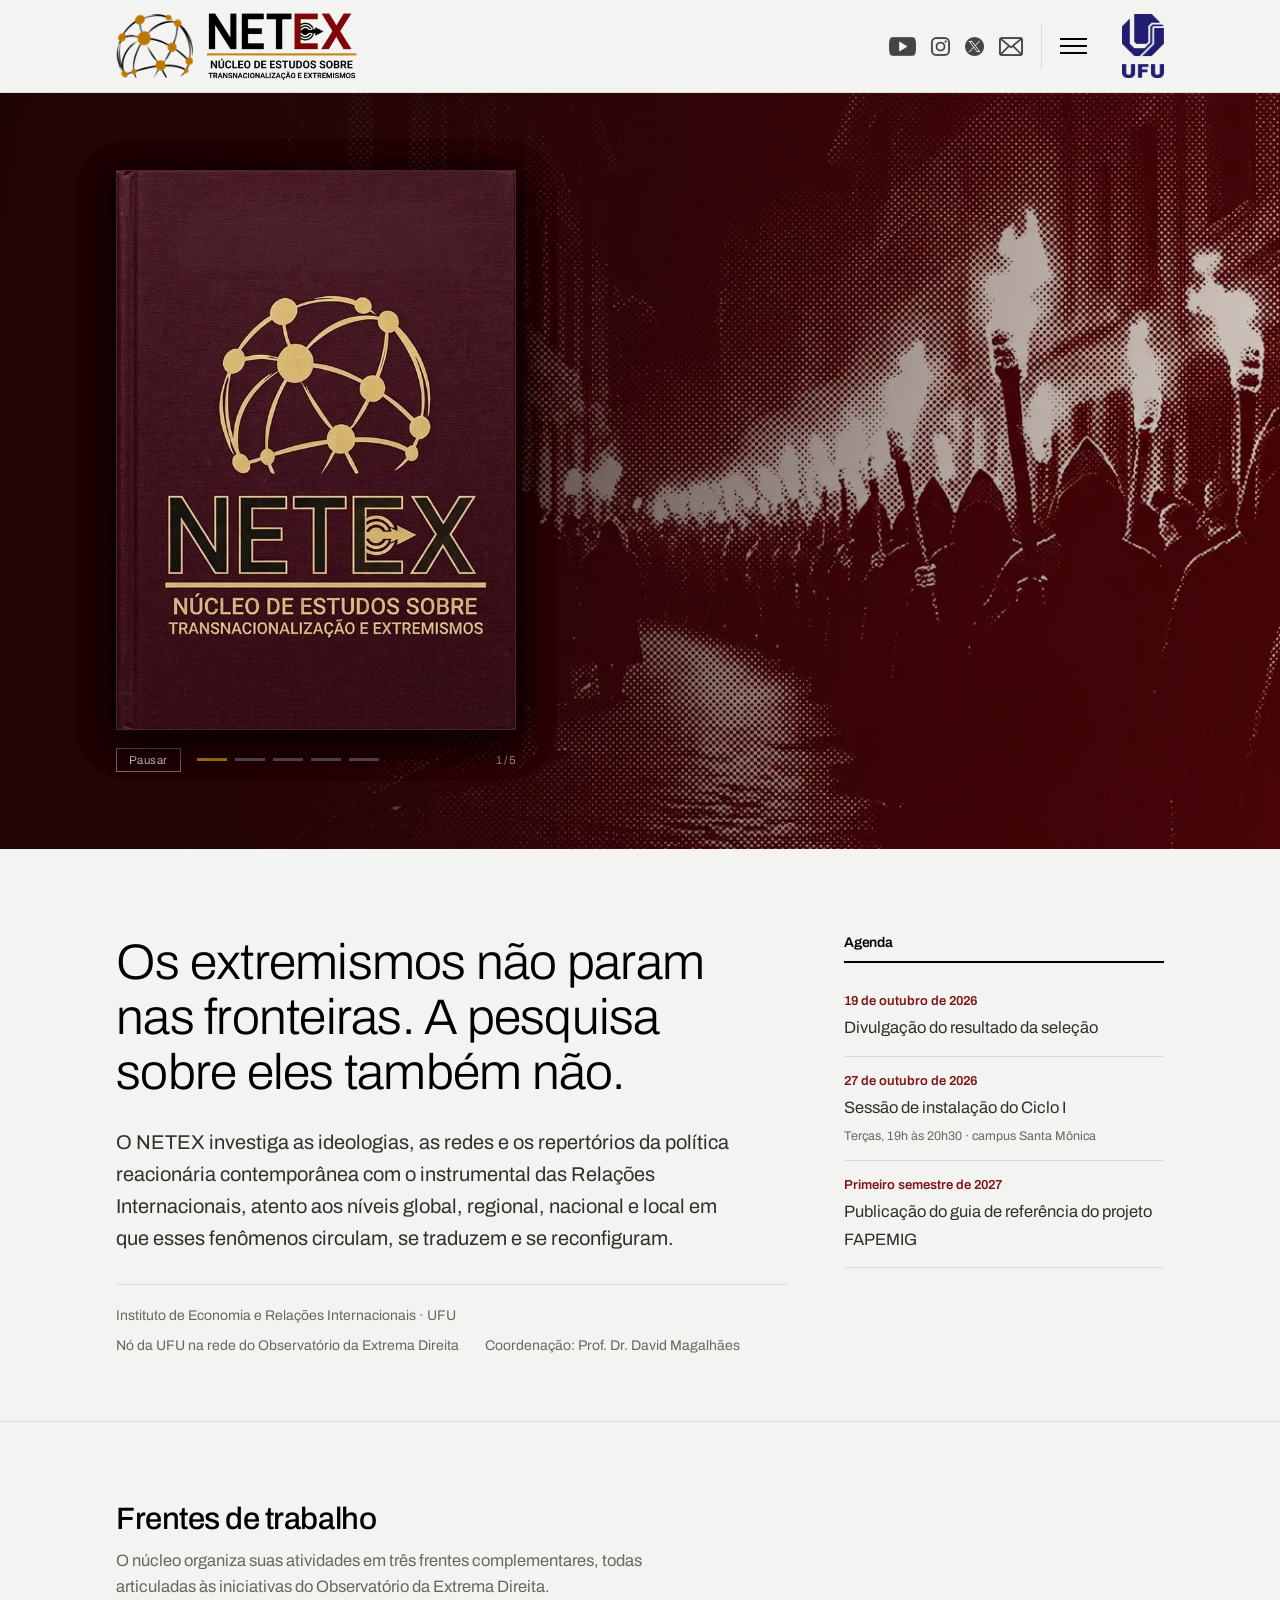
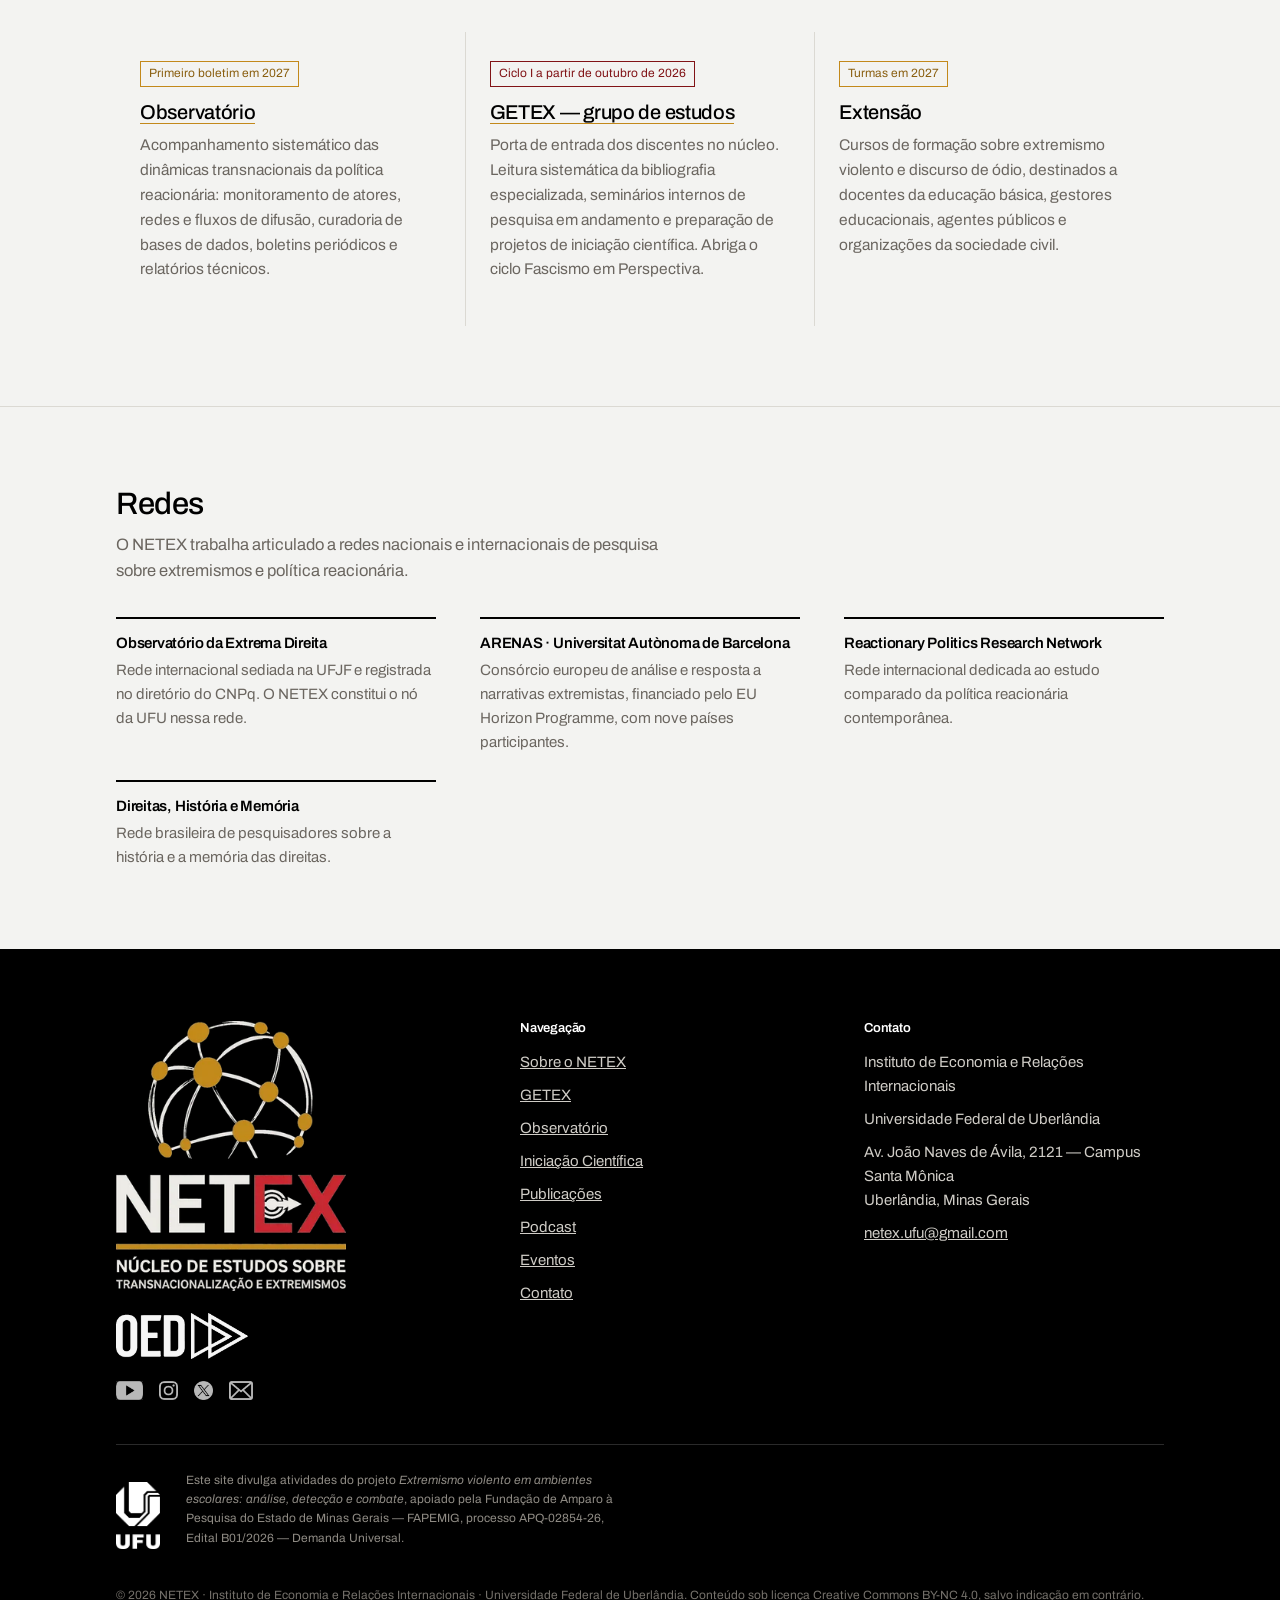
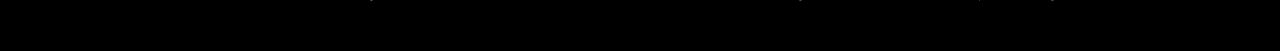
<file: index.html>
<!DOCTYPE html>
<html lang="pt-BR">
<head>
<meta charset="utf-8">
<meta name="viewport" content="width=device-width, initial-scale=1">
<title>NETEX · Núcleo de Estudos sobre Transnacionalização e Extremismos — UFU</title>
<meta name="description" content="Núcleo do Instituto de Economia e Relações Internacionais da UFU dedicado ao estudo dos extremismos, da radicalização e da política reacionária transnacional.">
<link rel="preconnect" href="https://fonts.googleapis.com">
<link rel="preconnect" href="https://fonts.gstatic.com" crossorigin>
<link href="https://fonts.googleapis.com/css2?family=Archivo:ital,wght@0,300;0,400;0,500;0,600;1,400&display=swap" rel="stylesheet">
<link rel="stylesheet" href="estilo.css">
<link rel="icon" href="/favicon.ico" sizes="any">
<link rel="apple-touch-icon" href="/apple-touch-icon.png">
<meta property="og:type" content="website">
<meta property="og:site_name" content="NETEX-UFU">
<meta property="og:locale" content="pt_BR">
<meta property="og:url" content="https://netex-ufu.com.br/">
<meta property="og:title" content="NETEX · Núcleo de Estudos sobre Transnacionalização e Extremismos — UFU">
<meta property="og:description" content="Núcleo do Instituto de Economia e Relações Internacionais da UFU dedicado ao estudo dos extremismos, da radicalização e da política reacionária transnacional.">
<meta property="og:image" content="https://netex-ufu.com.br/og-netex.jpg">
<meta property="og:image:width" content="1200">
<meta property="og:image:height" content="630">
<meta property="og:image:alt" content="Logotipo do NETEX: globo formado por arcos e nós conectados, sobre o nome NETEX e a legenda Núcleo de Estudos sobre Transnacionalização e Extremismos.">
<meta name="twitter:card" content="summary_large_image">
<meta name="twitter:title" content="NETEX · Núcleo de Estudos sobre Transnacionalização e Extremismos — UFU">
<meta name="twitter:description" content="Núcleo do Instituto de Economia e Relações Internacionais da UFU dedicado ao estudo dos extremismos, da radicalização e da política reacionária transnacional.">
<meta name="twitter:image" content="https://netex-ufu.com.br/og-netex.jpg">
<link rel="canonical" href="https://netex-ufu.com.br/">
</head>
<body>
<a class="pula" href="#conteudo">Ir para o conteúdo</a>

<header class="topo">
  <div class="wrap">
    <a class="marca" href="index.html" aria-label="NETEX — página inicial">
      <span class="simbolo" role="img" aria-hidden="true"></span>
      <span class="logotipo" role="img" aria-label="NETEX — Núcleo de Estudos sobre Transnacionalização e Extremismos"></span>
    </a>
    <div class="dir">
      <div class="sociais">
        <a href="#" aria-label="YouTube do NETEX"><span class="ic-youtube"></span></a>
        <a href="https://www.instagram.com/netex.ufu/" target="_blank" rel="noopener" aria-label="Instagram do NETEX"><span class="ic-instagram"></span></a>
        <a href="#" aria-label="Perfil do NETEX no X"><span class="ic-x"></span></a>
        <a href="mailto:netex.ufu@gmail.com" aria-label="E-mail do NETEX"><span class="ic-email"></span></a>
      </div>
      <span class="divisor" aria-hidden="true"></span>
      <button class="menu-btn" aria-expanded="false" aria-controls="nav" aria-label="Abrir o menu">
        <span></span><span></span><span></span>
      </button>
      <a class="marca-ufu" href="https://www.ufu.br" aria-label="Universidade Federal de Uberlândia">
        <span class="selo-ufu-topo" role="img" aria-hidden="true"></span>
      </a>
    </div>
    <nav class="nav" id="nav">
      <a href="sobre.html">Sobre o NETEX</a>
      <a href="getex.html">GETEX</a>
      <a href="observatorio.html">Observatório</a>
      <span class="nav-grupo">Pesquisa</span>
      <a class="sub" href="iniciacao-cientifica.html">Iniciação Científica</a>
      <a href="publicacoes.html">Publicações</a>
      <a href="podcast.html">Podcast</a>
      <a href="eventos.html">Eventos</a>
      <a href="contato.html">Contato</a>
      <a class="entrar" href="/membros/">Entrar</a>
    </nav>
  </div>
</header>

<main id="conteudo">
<section class="destaque">
  <div class="destaque-fundo" role="img" aria-label="Composição gráfica: procissão noturna com tochas descendo uma rua estreita, em duotone carmim e retícula de impressão."></div>

  <div class="destaque-topo">
    <div class="wrap">
      <!-- VITRINE EM LIVRO — para acrescentar um destaque, copie um bloco
           .folha inteiro, ajuste o z-index em ordem decrescente e
           acrescente um botão .vit-ponto correspondente. -->
      <div class="vitrine">
        <div class="livro" id="livro">
          <div class="folha folha-capa" style="z-index:5">
            <div class="face frente">
              <a class="folha-link" href="sobre.html" style="padding:0">
                <span class="pg-capa" role="img" aria-label="Capa: NETEX — Núcleo de Estudos sobre Transnacionalização e Extremismos"></span>
              </a>
            </div>
            <div class="face verso" aria-hidden="true"></div>
          </div>
          <div class="folha" style="z-index:4">
            <div class="face frente">
              <a class="folha-link" href="podcast.html">
                <span class="pg-img" role="img" style="background-image:url('img/ep-412-pg.webp')" aria-label="Capa do episódio 412: avião decolando atrás de uma cerca de arame, em preto e branco."></span>
                <span class="pg-faixa">
                  <span class="pg-pilula">Podcast</span>
                  <span class="pg-tit">O exílio como estratégia</span>
                  <span class="pg-meta">O que um exilado brasileiro em Paris nos anos 1970 tem em comum com um apoiador de Bolsonaro em Orlando. Teresa Cristina Schneider Marques (PUCRS) discute o exílio como estratégia política.<br><br>Episódio 412, na parceria entre o Chutando a Escada e o Observatório da Extrema Direita.</span>
                </span>
                <span class="pg-num">1 de 4</span>
              </a>
            </div>
            <div class="face verso" aria-hidden="true"></div>
          </div>
          <div class="folha" style="z-index:3">
            <div class="face frente">
              <a class="folha-link" href="getex.html">
                <span class="pg-img" style="background-image:url('img/ciclo-capa.webp')"></span>
                <span class="pg-faixa">
                  <span class="pg-pilula">Ciclo de estudos</span>
                  <span class="pg-tit">Fascismo em Perspectiva</span>
                  <span class="pg-meta">Trinta e duas sessões quinzenais entre outubro de 2026 e julho de 2028, percorrendo as correntes interpretativas do fascismo nos autores originais. Vinte vagas, para graduação, pós-graduação e pesquisadores.</span>
                </span>
                <span class="pg-num">2 de 4</span>
              </a>
            </div>
            <div class="face verso" aria-hidden="true"></div>
          </div>
          <div class="folha" style="z-index:2">
            <div class="face frente">
              <a class="folha-link" href="publicacoes.html">
                <span class="pg-img" style="background-image:url('img/th-simbolos.webp')"></span>
                <span class="pg-faixa">
                  <span class="pg-pilula">Publicações</span>
                  <span class="pg-tit">Símbolos do Ódio: história e atualidade</span>
                  <span class="pg-meta">Mais de cem símbolos, siglas, numerologias, gestos e memes empregados por grupos extremistas, cada um com sua origem histórica, seus usos contemporâneos e o contexto em que circula no Brasil.<br><br>Produzido com o Museu do Holocausto de Curitiba e o LAHPS.</span>
                </span>
                <span class="pg-num">3 de 4</span>
              </a>
            </div>
            <div class="face verso" aria-hidden="true"></div>
          </div>
          <div class="folha" style="z-index:1">
            <div class="face frente">
              <a class="folha-link" href="observatorio.html">
                <span class="pg-img" style="background-image:url('img/th-fapemig.webp')"></span>
                <span class="pg-faixa">
                  <span class="pg-pilula">Observatório</span>
                  <span class="pg-tit">Extremismo violento em ambientes escolares</span>
                  <span class="pg-meta">Projeto em rede entre UFJF, UFU, UFMG e a Universitat Autònoma de Barcelona. Prevê aplicativo de detecção de simbologias, banco de dados aberto, guia de referência e exposição itinerante.<br><br>FAPEMIG · APQ-02854-26 · até setembro de 2029.</span>
                </span>
                <span class="pg-num">4 de 4</span>
              </a>
            </div>
            <div class="face verso" aria-hidden="true"></div>
          </div>
        </div>

        <div class="vit-ctrl">
          <button class="vit-btn" id="vit-pausa" type="button" aria-label="Pausar a passagem das páginas">Pausar</button>
          <div class="vit-pontos">
            <button class="vit-ponto" type="button" data-ir="0" aria-current="true"><span class="pula">Capa</span></button>
            <button class="vit-ponto" type="button" data-ir="1" aria-current="false"><span class="pula">O exílio como estratégia: episódio 412 do podcast</span></button>
            <button class="vit-ponto" type="button" data-ir="2" aria-current="false"><span class="pula">Fascismo em Perspectiva</span></button>
            <button class="vit-ponto" type="button" data-ir="3" aria-current="false"><span class="pula">Símbolos do Ódio: história e atualidade</span></button>
            <button class="vit-ponto" type="button" data-ir="4" aria-current="false"><span class="pula">Extremismo violento em ambientes escolares</span></button>
          </div>
          <span class="vit-conta" id="vit-conta" aria-hidden="true">1 / 5</span>
        </div>
      </div>
    </div>
  </div>
</section>

<section class="abertura">
  <div class="wrap">
    <div class="duas-colunas">
      <div>
        <h1>Os extremismos não param nas fronteiras. A pesquisa sobre eles também não.</h1>
        <p class="sub">O NETEX investiga as ideologias, as redes e os repertórios da política
        reacionária contemporânea com o instrumental das Relações Internacionais, atento aos níveis
        global, regional, nacional e local em que esses fenômenos circulam, se traduzem e se
        reconfiguram.</p>
        <div class="credenciais">
          <span>Instituto de Economia e Relações Internacionais · UFU</span>
          <span>Nó da UFU na rede do Observatório da Extrema Direita</span>
          <span>Coordenação: Prof. Dr. David Magalhães</span>
        </div>
      </div>

      <aside class="lateral">
        <h3>Agenda</h3>
        <div class="agenda-item">
          <span class="quando">19 de outubro de 2026</span>
          <span class="oque">Divulgação do resultado da seleção</span>
        </div>
        <div class="agenda-item">
          <span class="quando">27 de outubro de 2026</span>
          <span class="oque">Sessão de instalação do Ciclo I</span>
          <span class="onde">Terças, 19h às 20h30 · campus Santa Mônica</span>
        </div>
        <div class="agenda-item">
          <span class="quando">Primeiro semestre de 2027</span>
          <span class="oque">Publicação do guia de referência do projeto FAPEMIG</span>
        </div>
      </aside>
    </div>
  </div>
</section>

<section class="secao" id="frentes">
  <div class="wrap">
    <div class="secao-topo">
      <h2>Frentes de trabalho</h2>
      <p>O núcleo organiza suas atividades em três frentes complementares, todas articuladas às
      iniciativas do Observatório da Extrema Direita.</p>
    </div>
    <div class="frentes">
      <div class="frente">
        <span class="estado">Primeiro boletim em 2027</span>
        <h3><a href="observatorio.html">Observatório</a></h3>
        <p>Acompanhamento sistemático das dinâmicas transnacionais da política reacionária:
        monitoramento de atores, redes e fluxos de difusão, curadoria de bases de dados, boletins
        periódicos e relatórios técnicos.</p>
      </div>
      <div class="frente">
        <span class="estado ativo">Ciclo I a partir de outubro de 2026</span>
        <h3><a href="getex.html">GETEX — grupo de estudos</a></h3>
        <p>Porta de entrada dos discentes no núcleo. Leitura sistemática da bibliografia
        especializada, seminários internos de pesquisa em andamento e preparação de projetos de
        iniciação científica. Abriga o ciclo Fascismo em Perspectiva.</p>
      </div>
      <div class="frente">
        <span class="estado">Turmas em 2027</span>
        <h3>Extensão</h3>
        <p>Cursos de formação sobre extremismo violento e discurso de ódio, destinados a docentes da
        educação básica, gestores educacionais, agentes públicos e organizações da sociedade civil.</p>
      </div>
    </div>
  </div>
</section>

<section class="secao" id="redes">
  <div class="wrap">
    <div class="secao-topo">
      <h2>Redes</h2>
      <p>O NETEX trabalha articulado a redes nacionais e internacionais de pesquisa sobre extremismos
      e política reacionária.</p>
    </div>
    <div class="redes">
      <div class="rede">
        <h3>Observatório da Extrema Direita</h3>
        <p>Rede internacional sediada na UFJF e registrada no diretório do CNPq. O NETEX constitui o
        nó da UFU nessa rede.</p>
      </div>
      <div class="rede">
        <h3>ARENAS · Universitat Autònoma de Barcelona</h3>
        <p>Consórcio europeu de análise e resposta a narrativas extremistas, financiado pelo EU
        Horizon Programme, com nove países participantes.</p>
      </div>
      <div class="rede">
        <h3>Reactionary Politics Research Network</h3>
        <p>Rede internacional dedicada ao estudo comparado da política reacionária contemporânea.</p>
      </div>
      <div class="rede">
        <h3>Direitas, História e Memória</h3>
        <p>Rede brasileira de pesquisadores sobre a história e a memória das direitas.</p>
      </div>
    </div>
  </div>
</section>
</main>

<footer class="rodape" id="contato-rodape">
  <div class="wrap">
    <div class="rodape-grade">
      <div>
        <span class="logo-negativo" role="img" aria-label="NETEX — Núcleo de Estudos sobre Transnacionalização e Extremismos"></span>
        <a href="https://www.oedbrasil.com.br" target="_blank" rel="noopener"
           aria-label="Observatório da Extrema Direita"><span class="oed-rodape" role="img"></span></a>
        <div class="sociais-rodape">
          <a href="#" aria-label="YouTube"><span class="ic-youtube"></span></a>
          <a href="https://www.instagram.com/netex.ufu/" target="_blank" rel="noopener" aria-label="Instagram"><span class="ic-instagram"></span></a>
          <a href="#" aria-label="X"><span class="ic-x"></span></a>
          <a href="mailto:netex.ufu@gmail.com" aria-label="E-mail"><span class="ic-email"></span></a>
        </div>
      </div>
      <div>
        <h3>Navegação</h3>
        <ul>
          <li><a href="sobre.html">Sobre o NETEX</a></li>
          <li><a href="getex.html">GETEX</a></li>
          <li><a href="observatorio.html">Observatório</a></li>
          <li><a href="iniciacao-cientifica.html">Iniciação Científica</a></li>
          <li><a href="publicacoes.html">Publicações</a></li>
          <li><a href="podcast.html">Podcast</a></li>
          <li><a href="eventos.html">Eventos</a></li>
          <li><a href="contato.html">Contato</a></li>
        </ul>
      </div>
      <div>
        <h3>Contato</h3>
        <ul>
          <li>Instituto de Economia e Relações Internacionais</li>
          <li>Universidade Federal de Uberlândia</li>
          <li>Av. João Naves de Ávila, 2121 — Campus Santa Mônica<br>Uberlândia, Minas Gerais</li>
          <li><a href="mailto:netex.ufu@gmail.com">netex.ufu@gmail.com</a></li>
        </ul>
      </div>
    </div>
    <div class="selos">
      <span class="selo-ufu" role="img" aria-label="Universidade Federal de Uberlândia"></span>
      <p class="fomento">Este site divulga atividades do projeto <em>Extremismo violento em ambientes
      escolares: análise, detecção e combate</em>, apoiado pela Fundação de Amparo à Pesquisa do Estado
      de Minas Gerais — FAPEMIG, processo APQ-02854-26, Edital B01/2026 — Demanda Universal.</p>
    </div>
    <p class="legal">© 2026 NETEX · Instituto de Economia e Relações Internacionais · Universidade
    Federal de Uberlândia. Conteúdo sob licença Creative Commons BY-NC 4.0, salvo indicação em
    contrário.</p>
  </div>
</footer>

<script>
/* Menu suspenso. Fecha ao escolher um item, ao clicar fora ou com Esc. */
(function(){
  var b=document.querySelector('.menu-btn'), n=document.getElementById('nav');
  if(!b) return;
  function fechar(){ n.classList.remove('aberta'); b.classList.remove('aberto');
    b.setAttribute('aria-expanded','false'); b.setAttribute('aria-label','Abrir o menu'); }
  b.addEventListener('click',function(e){ e.stopPropagation();
    var aberta=n.classList.toggle('aberta');
    b.classList.toggle('aberto',aberta);
    b.setAttribute('aria-expanded',aberta);
    b.setAttribute('aria-label',aberta?'Fechar o menu':'Abrir o menu'); });
  n.addEventListener('click',function(e){ if(e.target.tagName==='A') fechar(); });
  document.addEventListener('click',function(e){ if(!n.contains(e.target)) fechar(); });
  document.addEventListener('keydown',function(e){ if(e.key==='Escape') fechar(); });
})();
</script>
<script>
/* Vitrine em livro: vira uma página a cada 6,5s. Pausa ao passar o mouse
   ou ao focar por teclado; sob redução de movimento não gira sozinha. */
(function(){
  var livro=document.getElementById('livro'); if(!livro) return;
  var folhas=[].slice.call(livro.querySelectorAll('.folha'));
  var pontos=[].slice.call(document.querySelectorAll('.vit-ponto'));
  var btn=document.getElementById('vit-pausa'), conta=document.getElementById('vit-conta');
  var alvo=document.querySelector('.vitrine');
  var i=0, timer=null, parado=false, n=folhas.length;
  var quieto=window.matchMedia('(prefers-reduced-motion: reduce)').matches;

  function pintar(){
    pontos.forEach(function(p,k){ p.setAttribute('aria-current',k===i?'true':'false'); });
    if(conta) conta.textContent=(i+1)+' / '+n;
    folhas.forEach(function(f,k){ f.setAttribute('aria-hidden', k===i?'false':'true'); });
  }
  function ir(destino){
    destino=((destino%n)+n)%n;
    if(destino===0 && i===n-1){            /* volta ao começo sem desvirar à vista */
      folhas.forEach(function(f){ f.style.transition='none'; f.classList.remove('virada'); });
      livro.offsetHeight;
      folhas.forEach(function(f){ f.style.transition=''; });
    } else {
      folhas.forEach(function(f,k){ f.classList.toggle('virada', k<destino); });
    }
    i=destino; pintar();
  }
  function liga(){ if(quieto||parado) return; para(); timer=setInterval(function(){ ir(i+1); },6500); }
  function para(){ if(timer){ clearInterval(timer); timer=null; } }

  pontos.forEach(function(p){ p.addEventListener('click',function(){ ir(+p.dataset.ir); liga(); }); });
  btn.addEventListener('click',function(){
    parado=!parado;
    btn.textContent=parado?'Retomar':'Pausar';
    btn.setAttribute('aria-label',(parado?'Retomar':'Pausar')+' a passagem das páginas');
    parado?para():liga();
  });
  alvo.addEventListener('mouseenter',para); alvo.addEventListener('mouseleave',liga);
  alvo.addEventListener('focusin',para);    alvo.addEventListener('focusout',liga);
  if(quieto){ btn.textContent='Avançar'; btn.setAttribute('aria-label','Ver o próximo destaque');
    btn.addEventListener('click',function(){ ir(i+1); }); }
  pintar(); liga();
})();
</script>
</body>
</html>
</file>
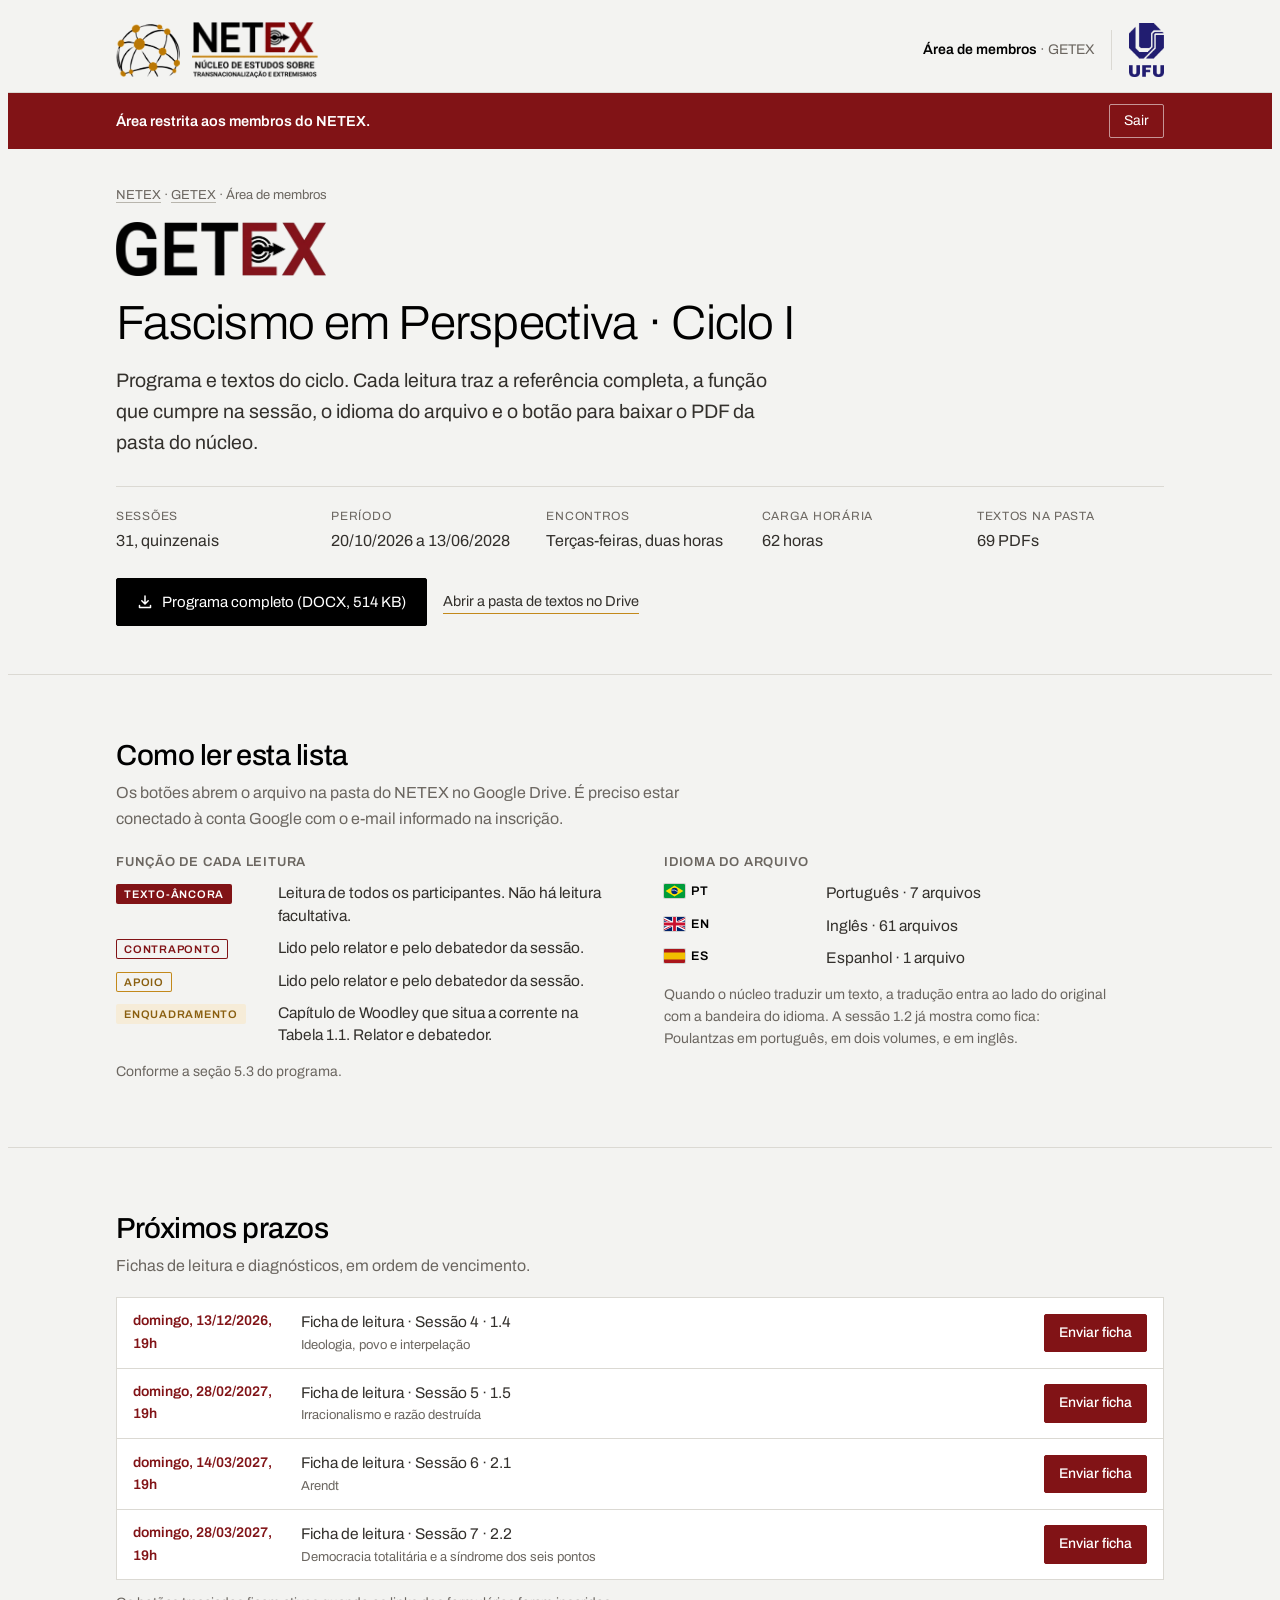
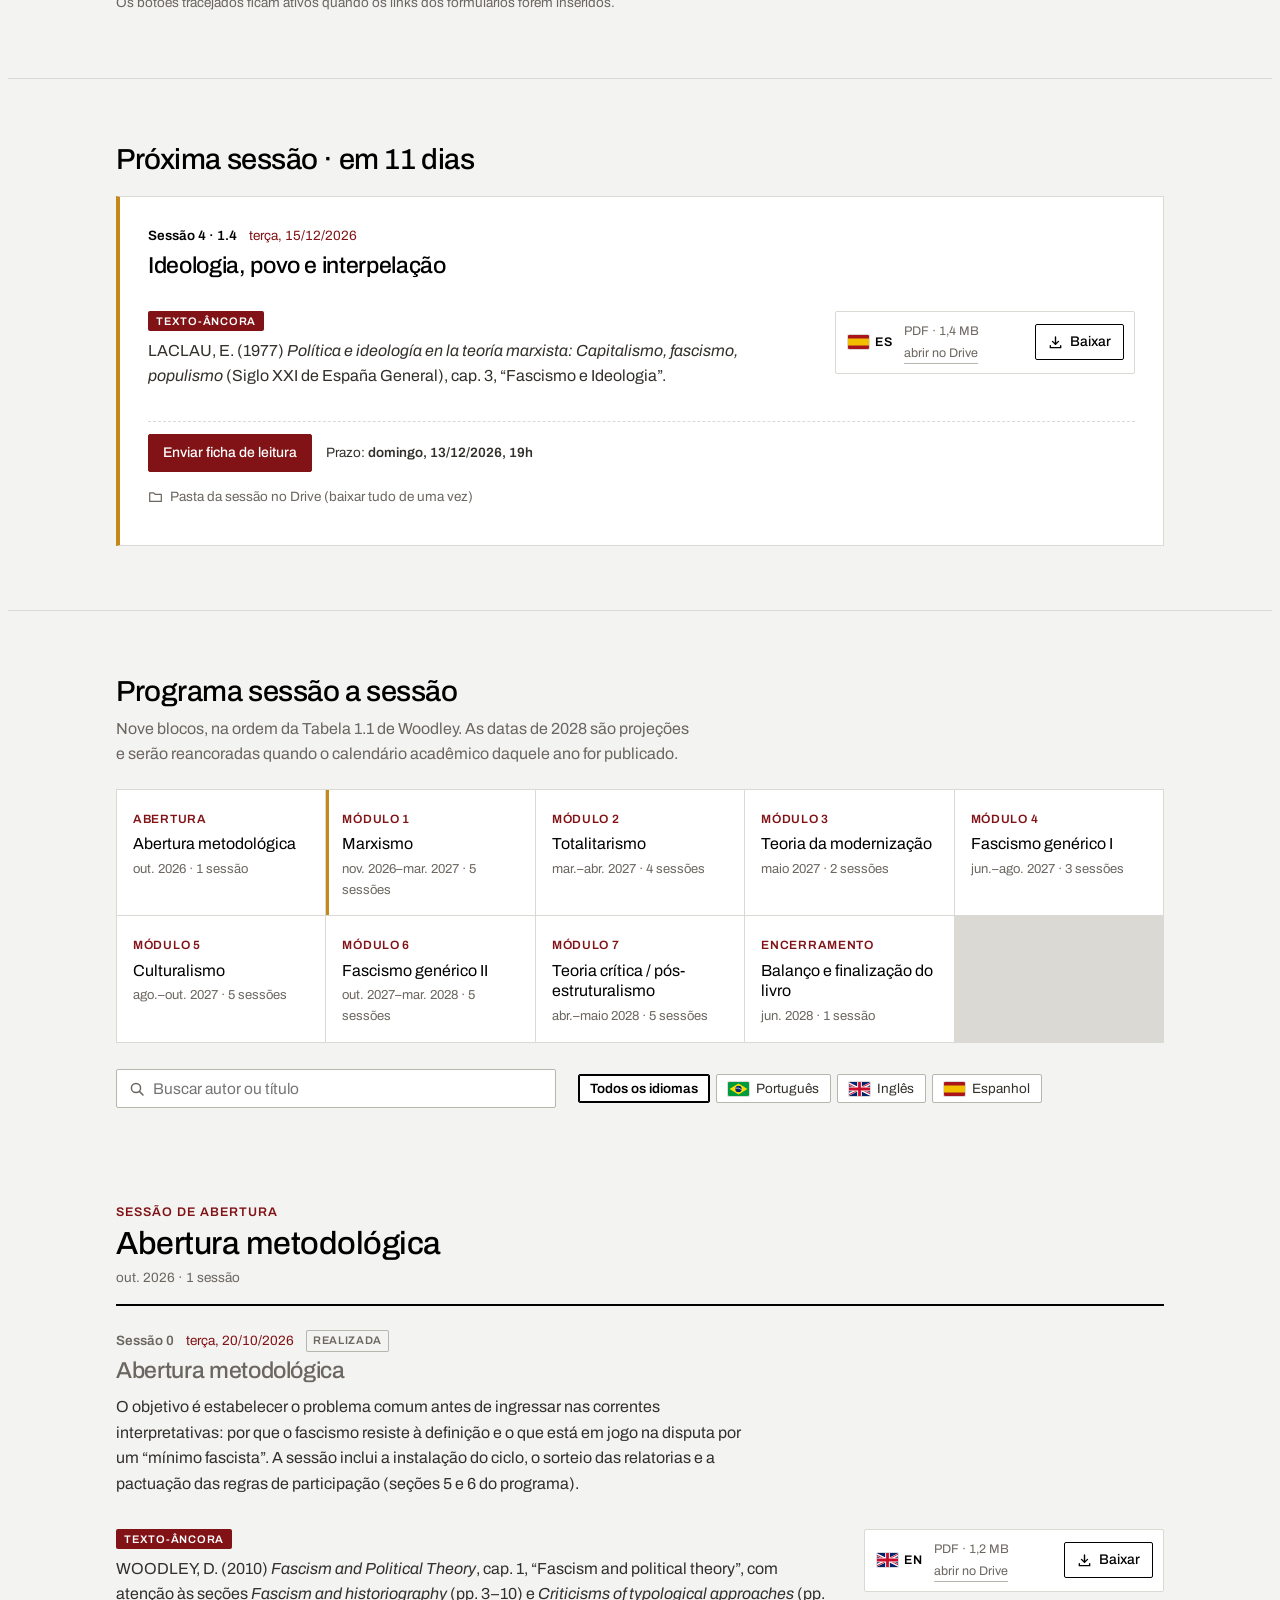
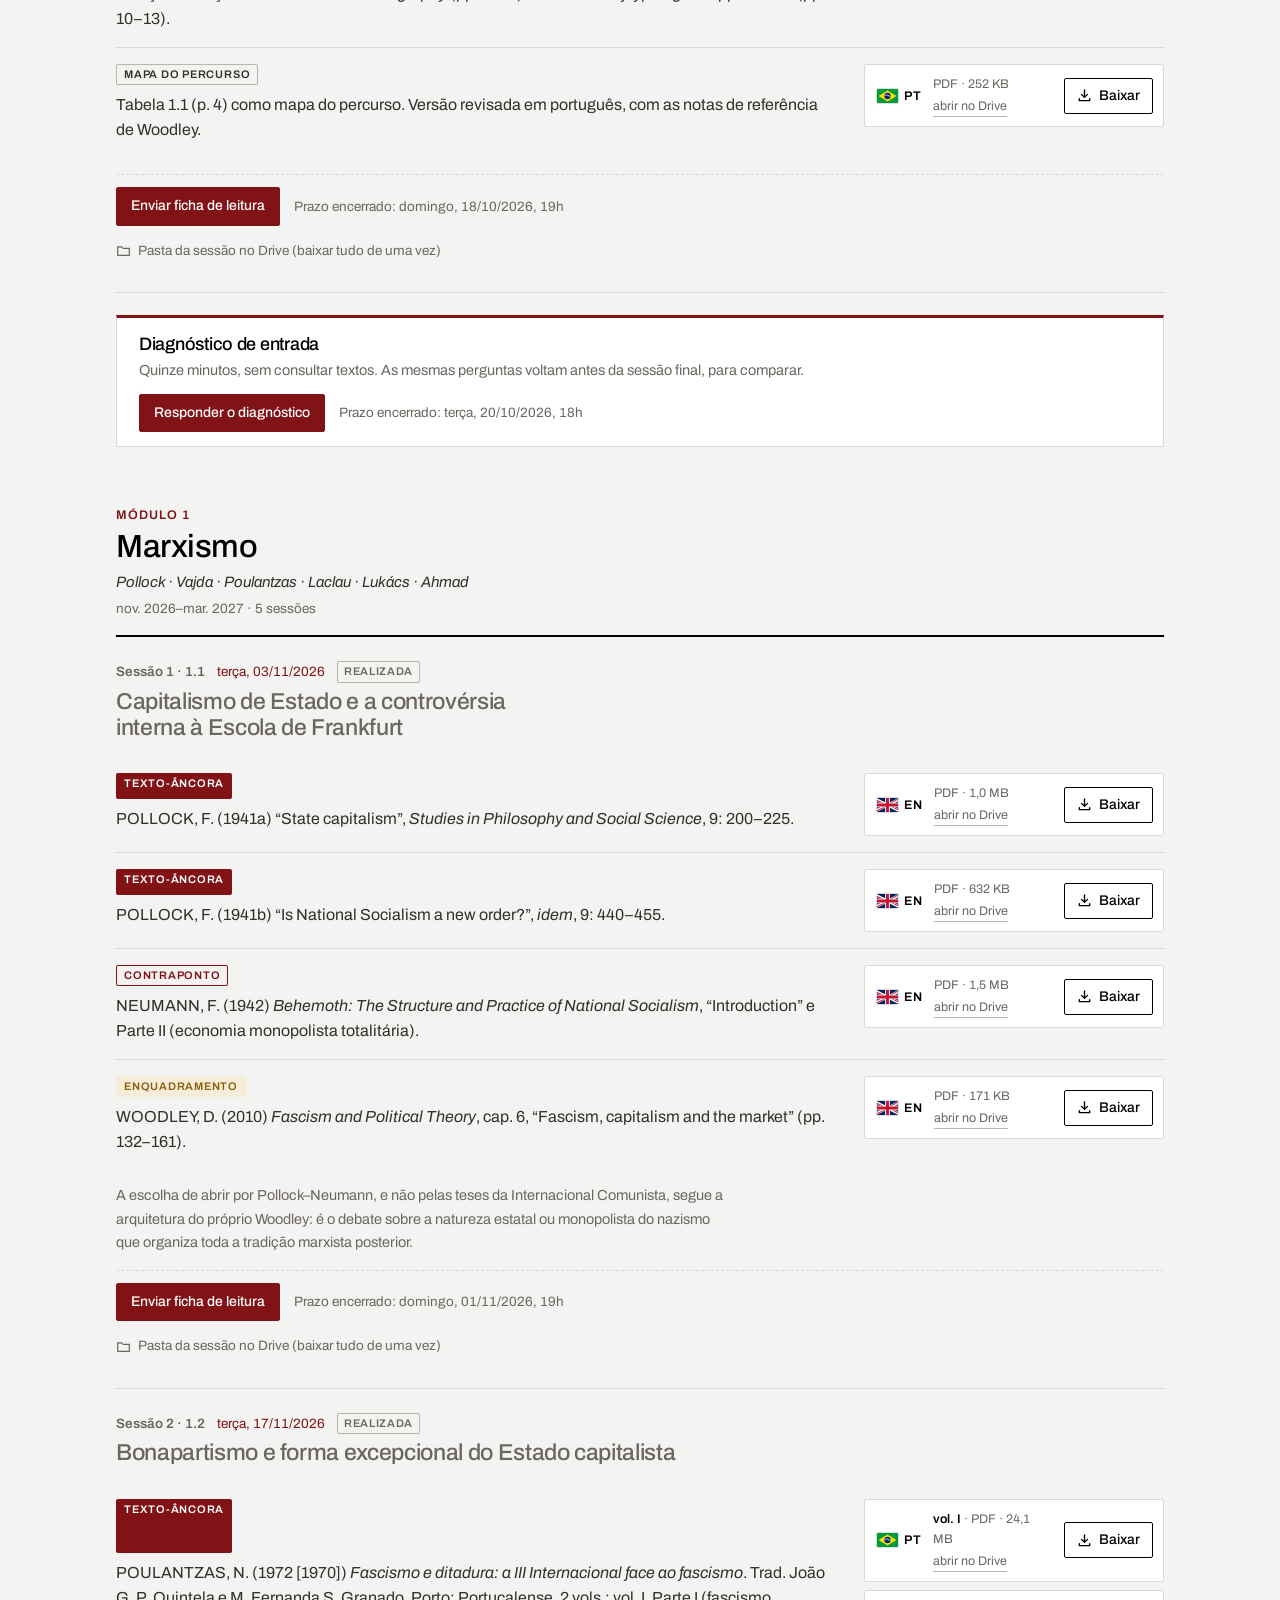
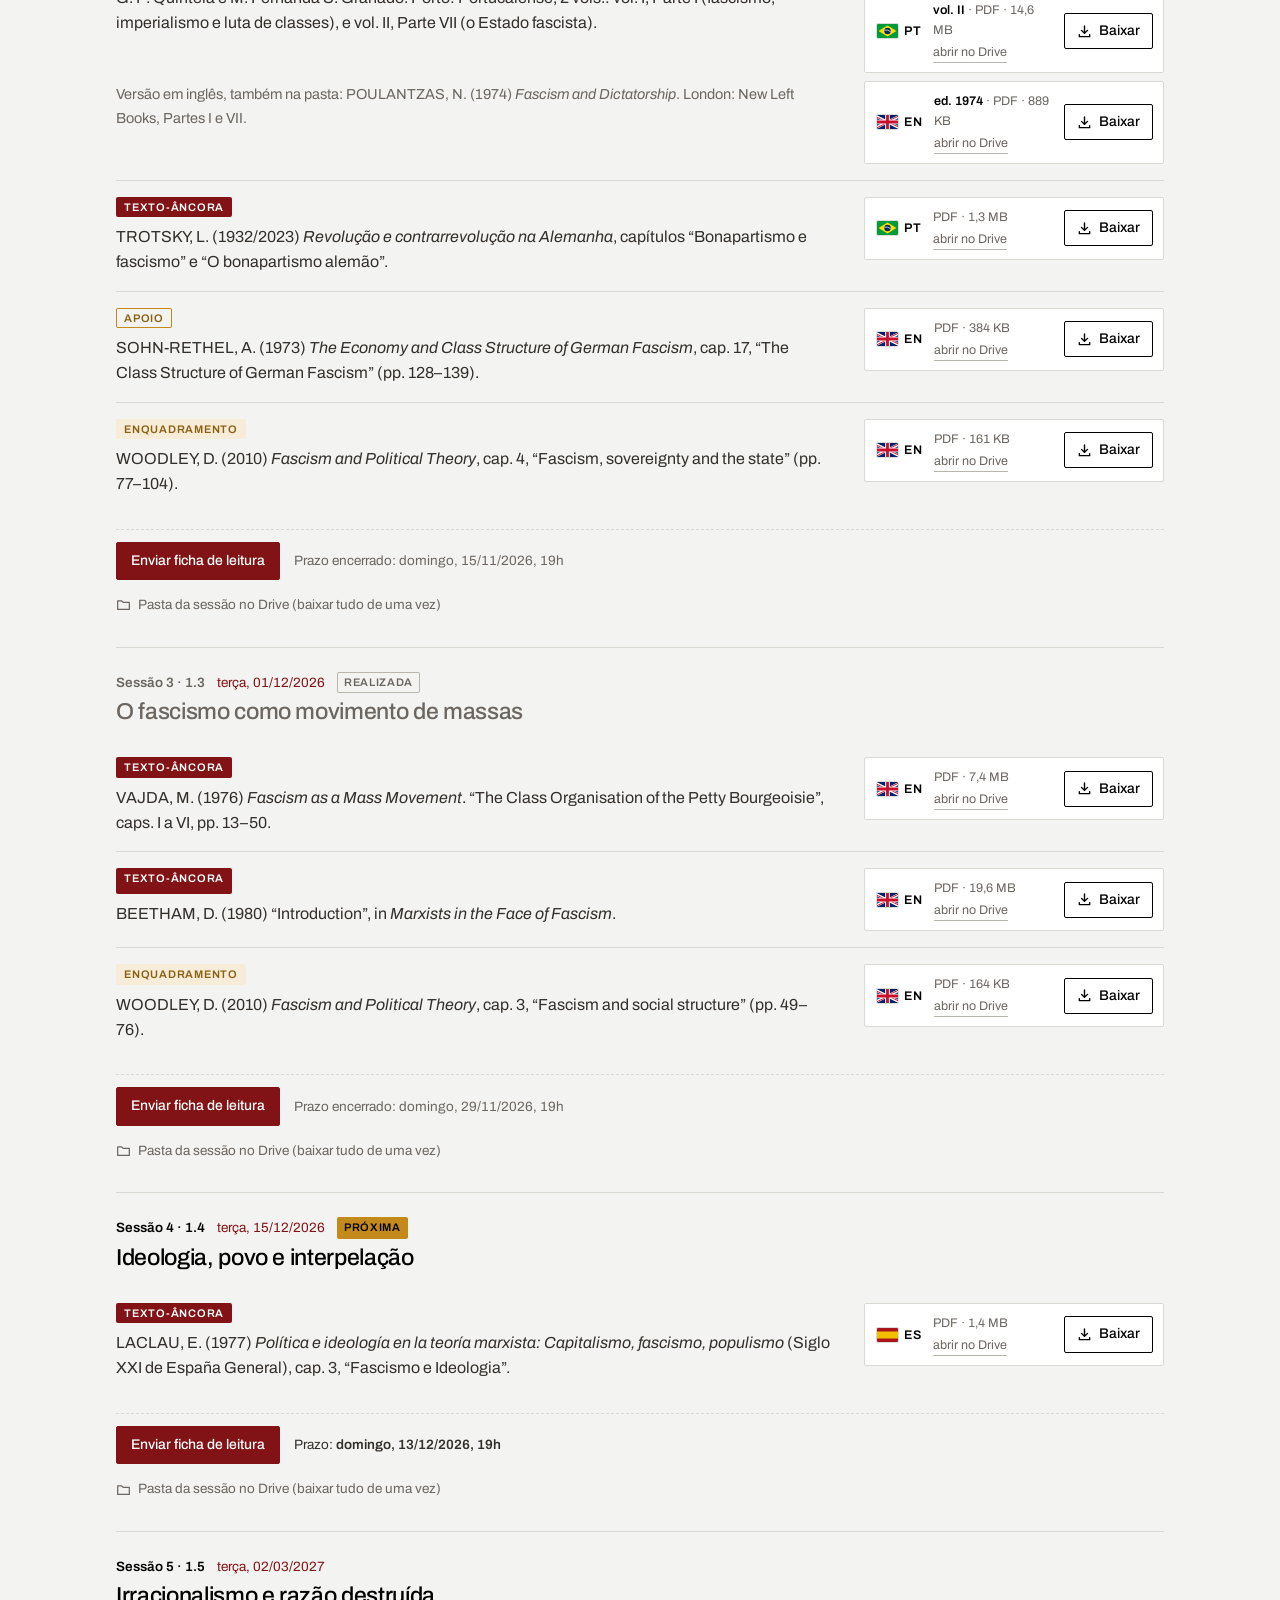
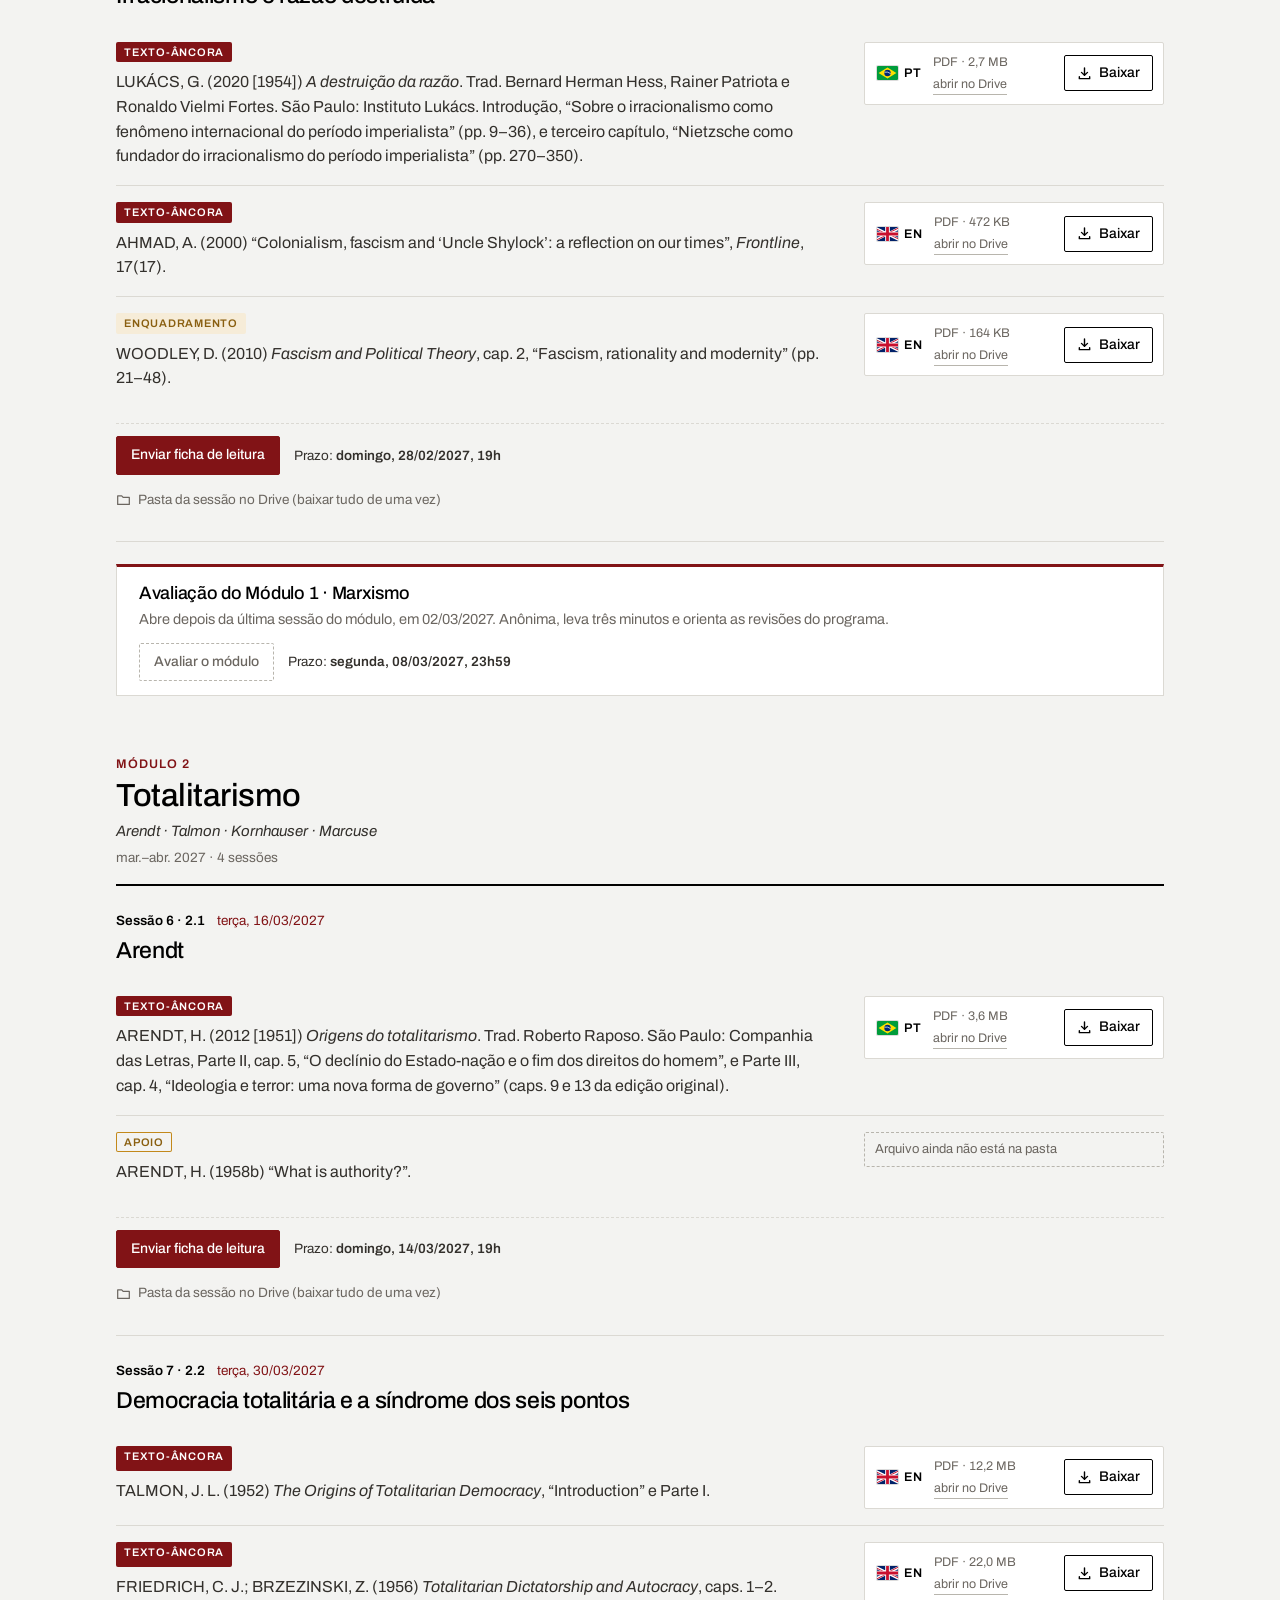
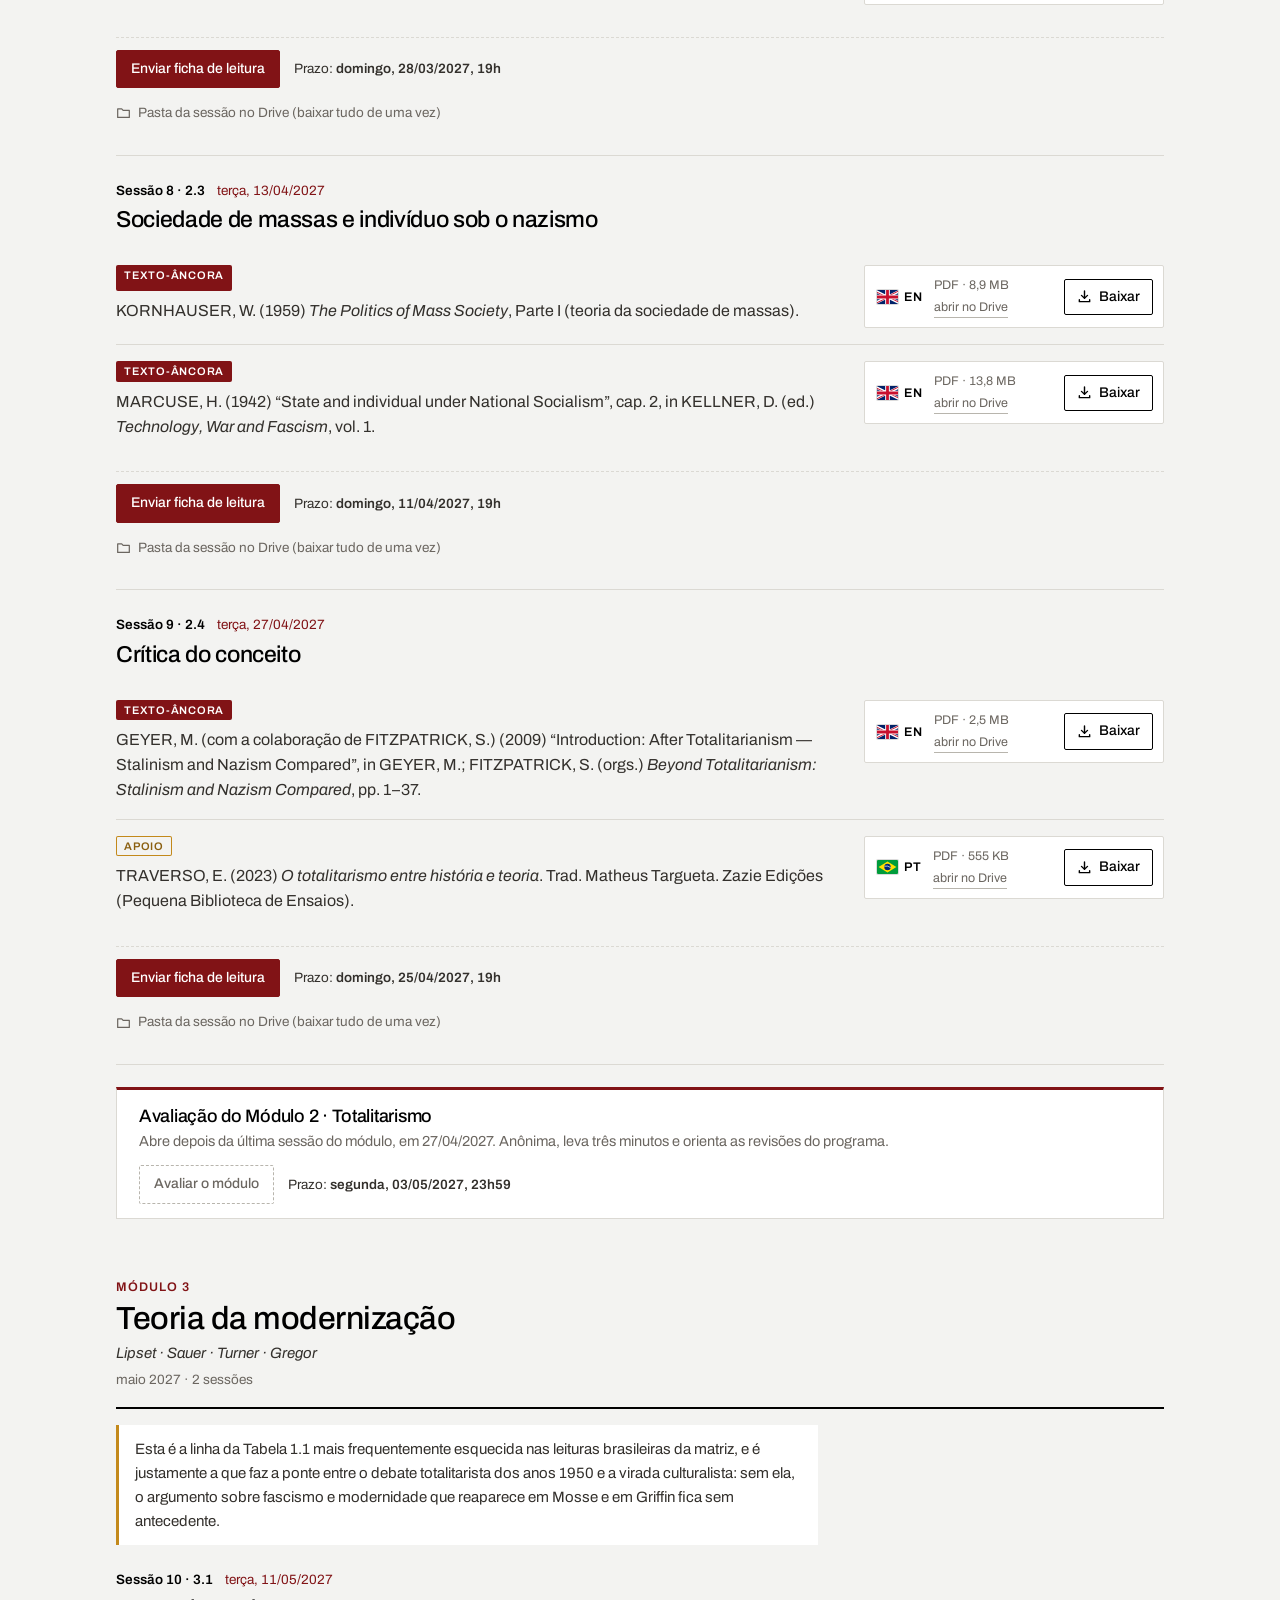
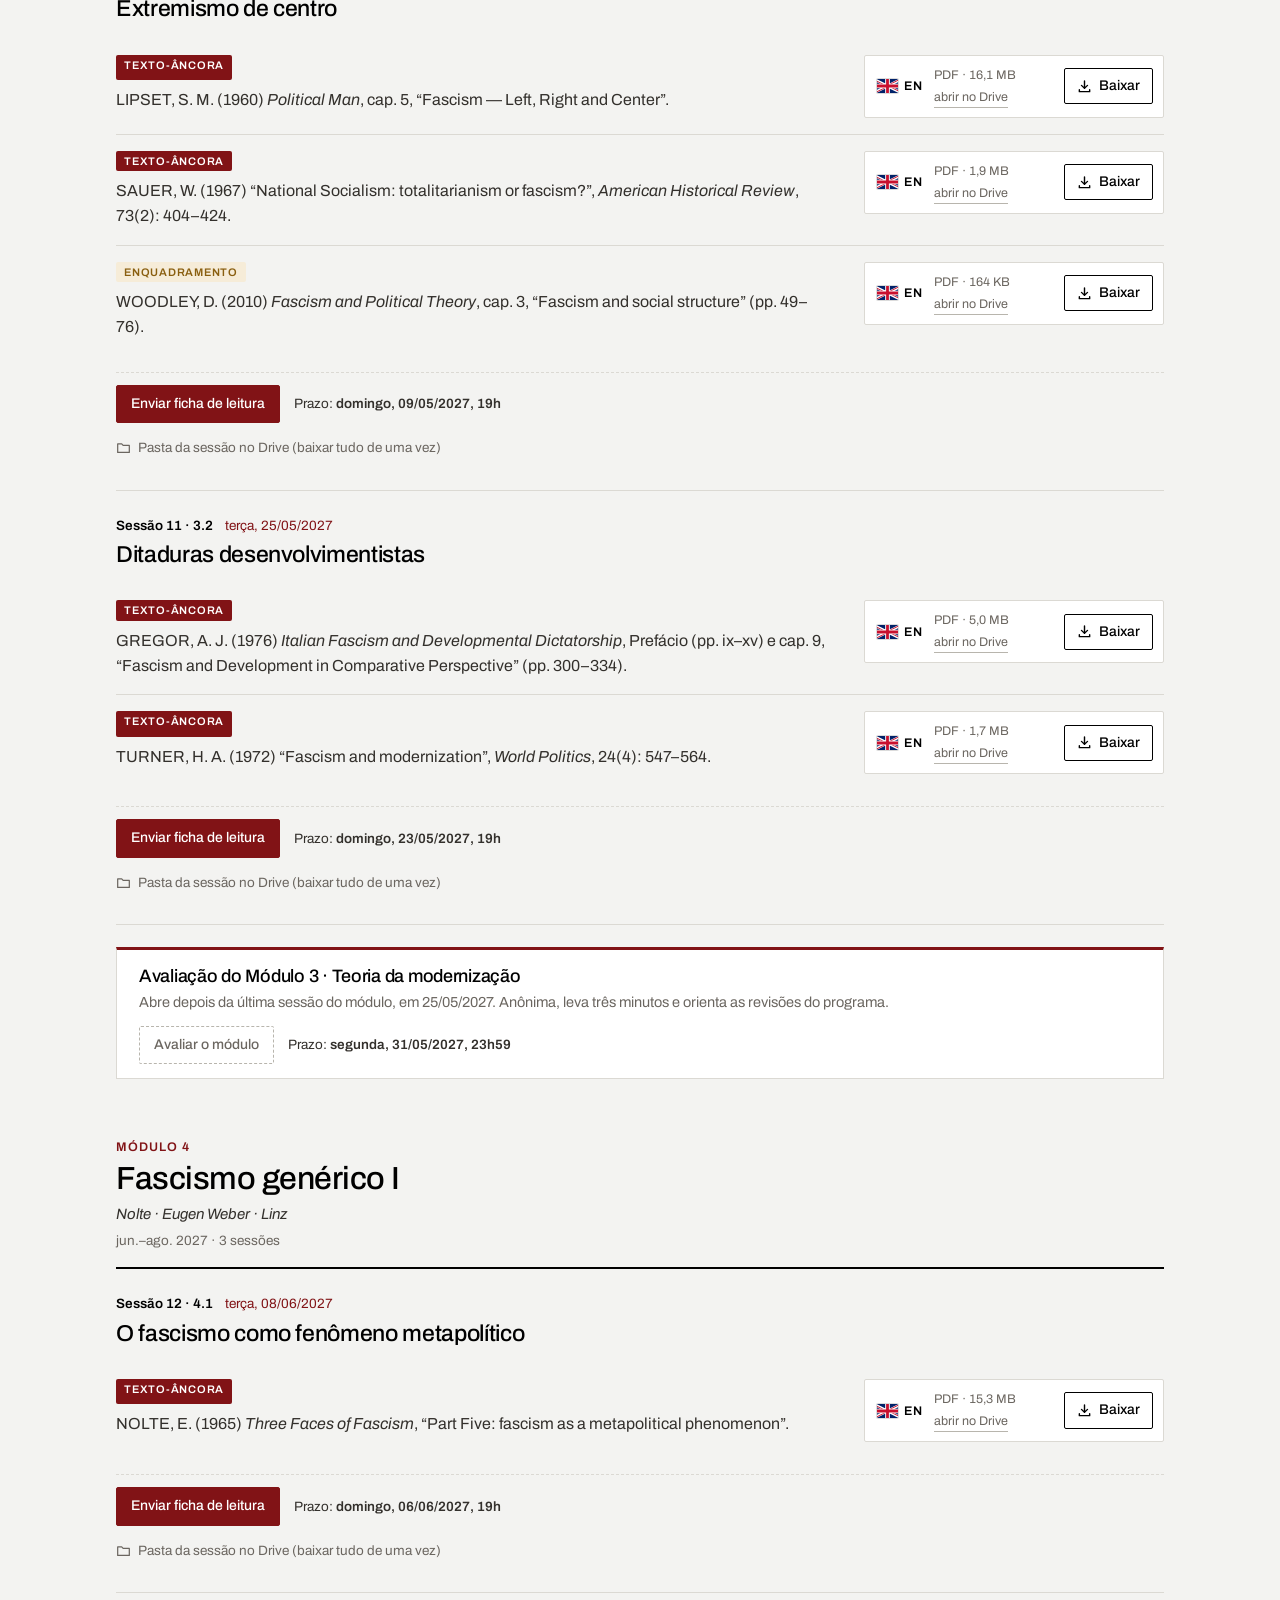
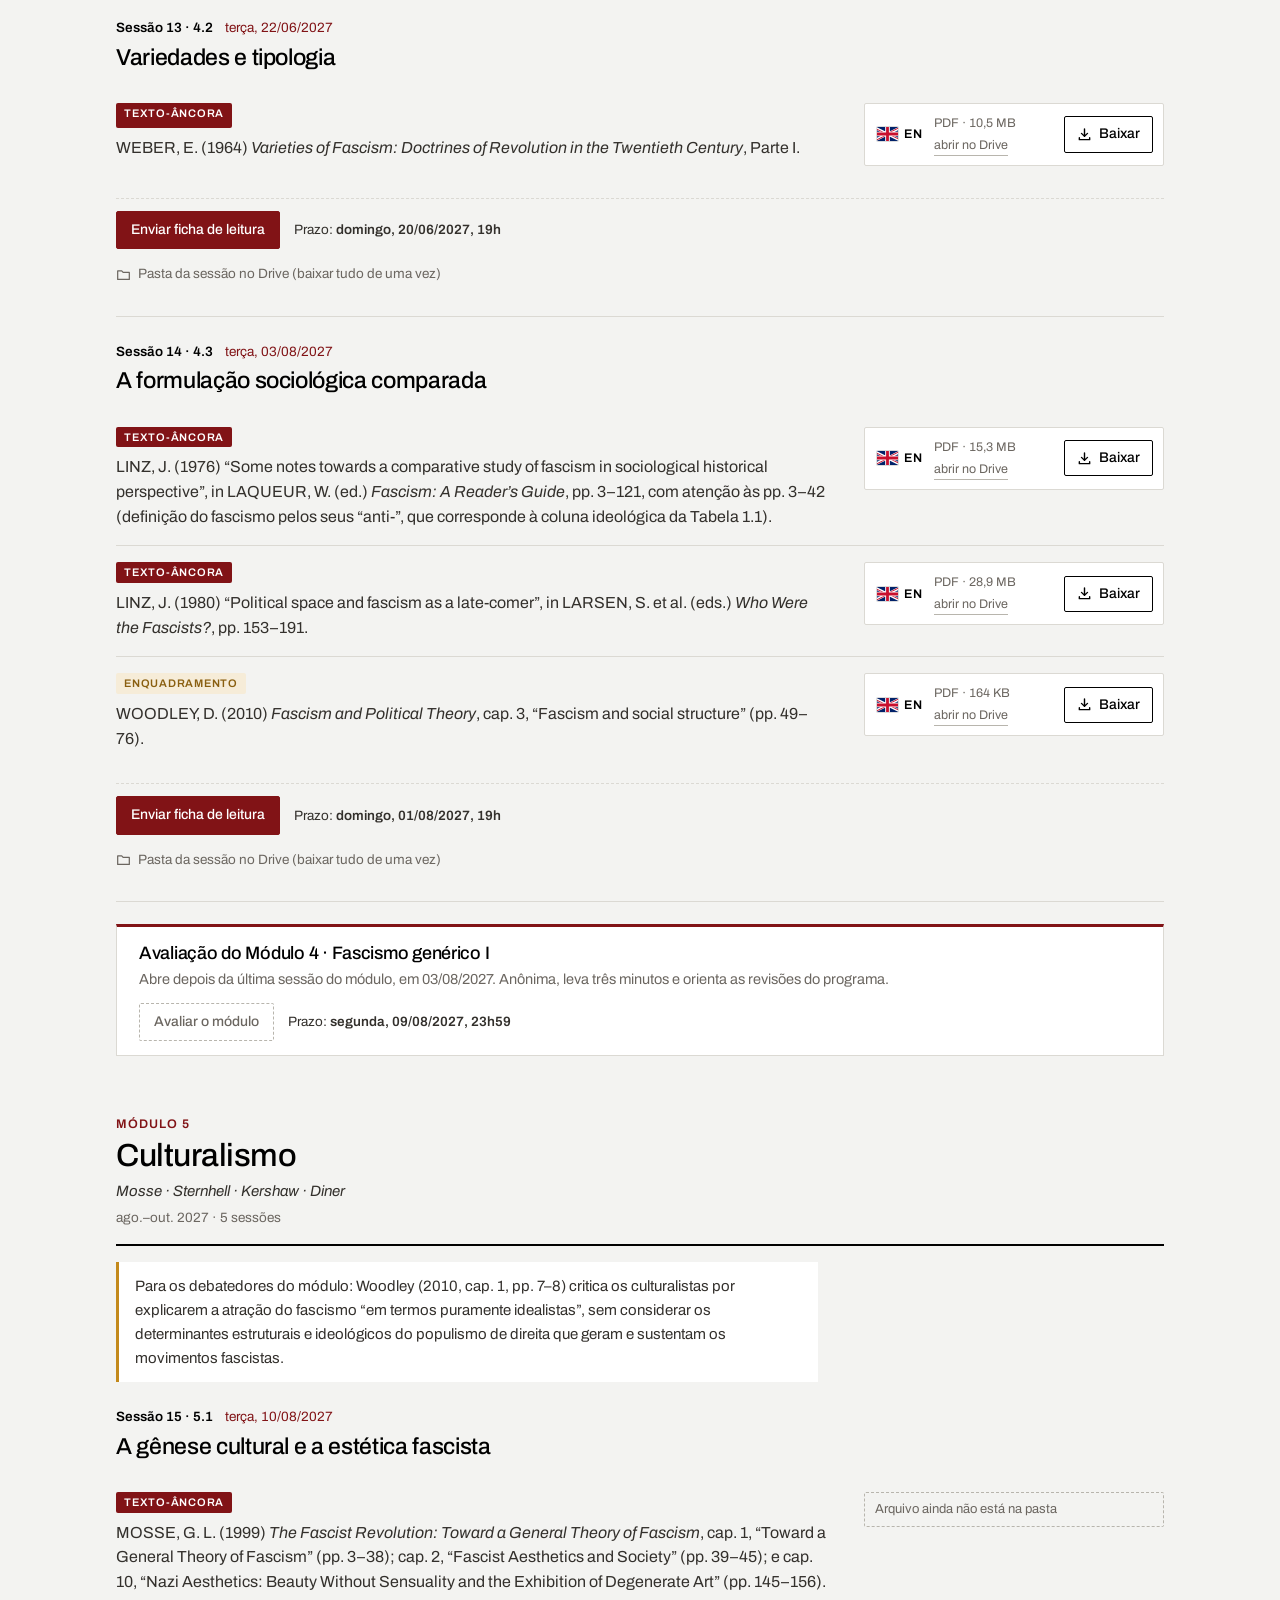
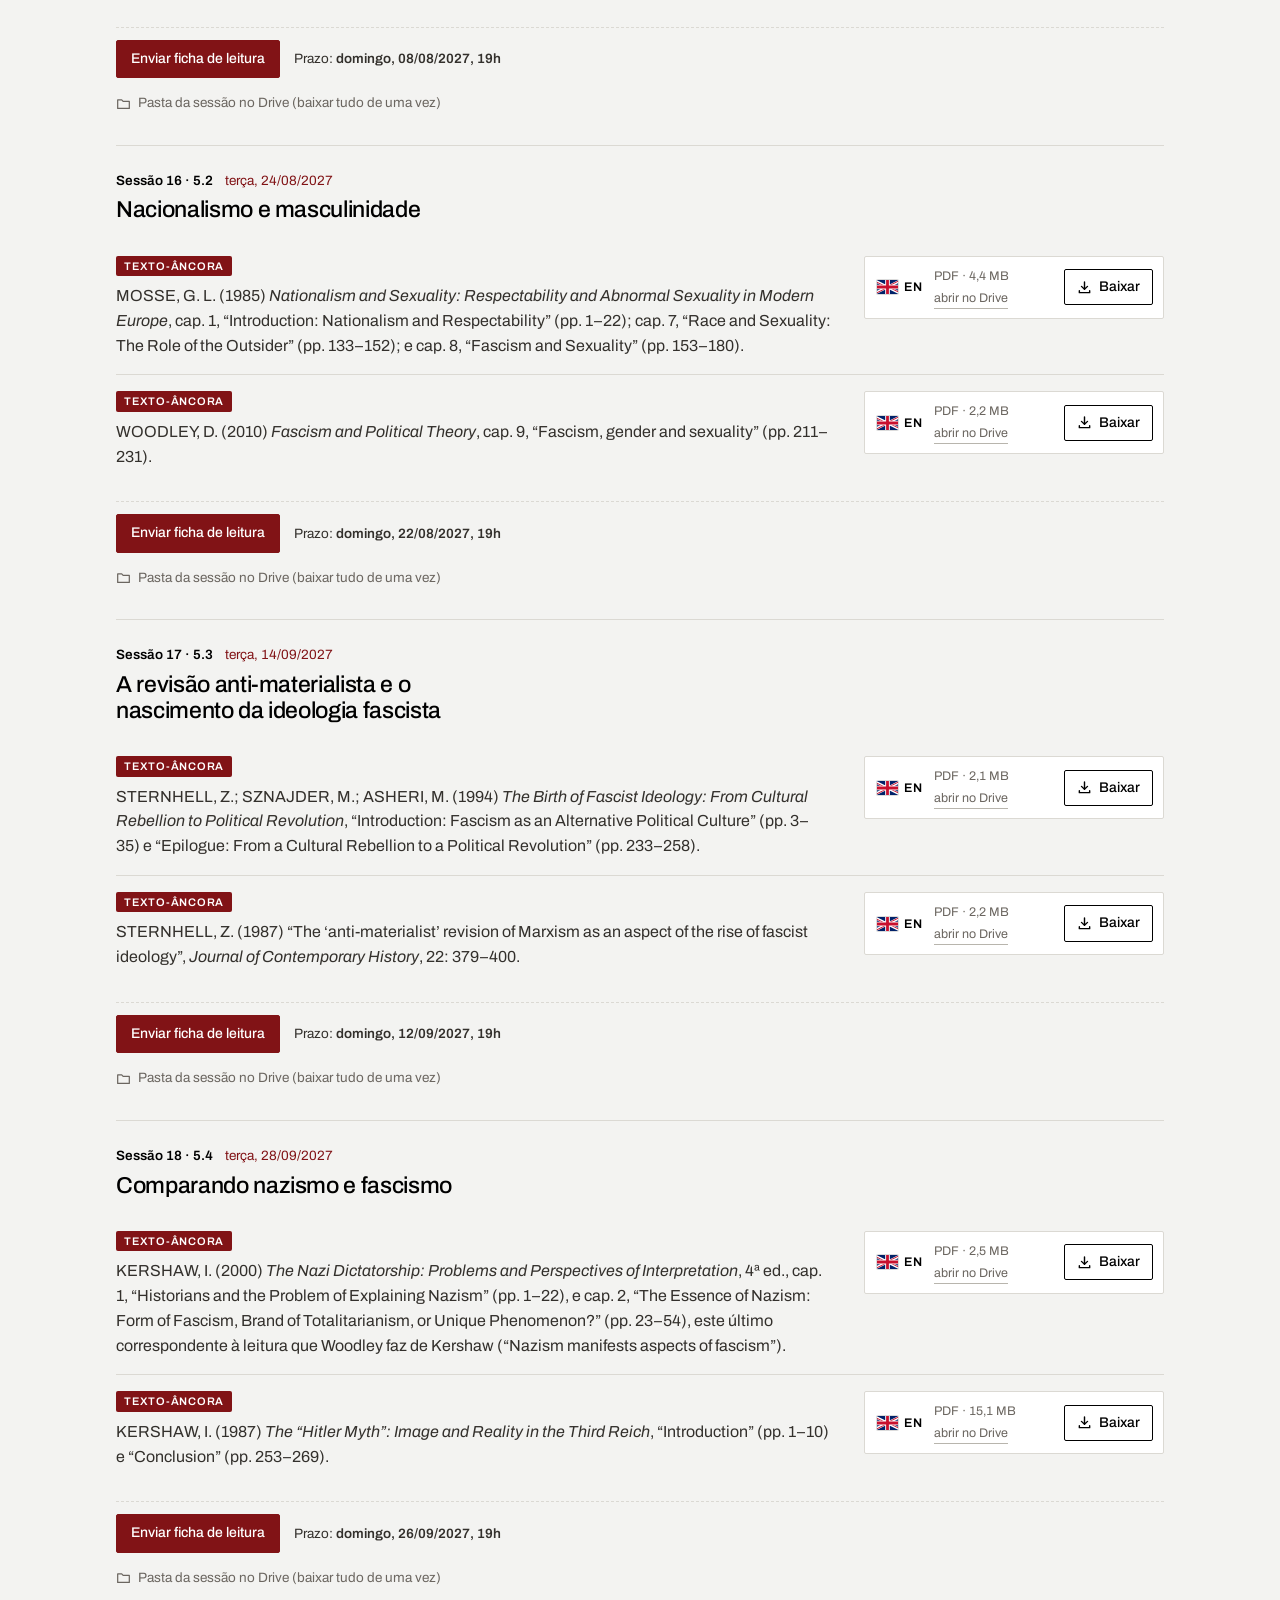
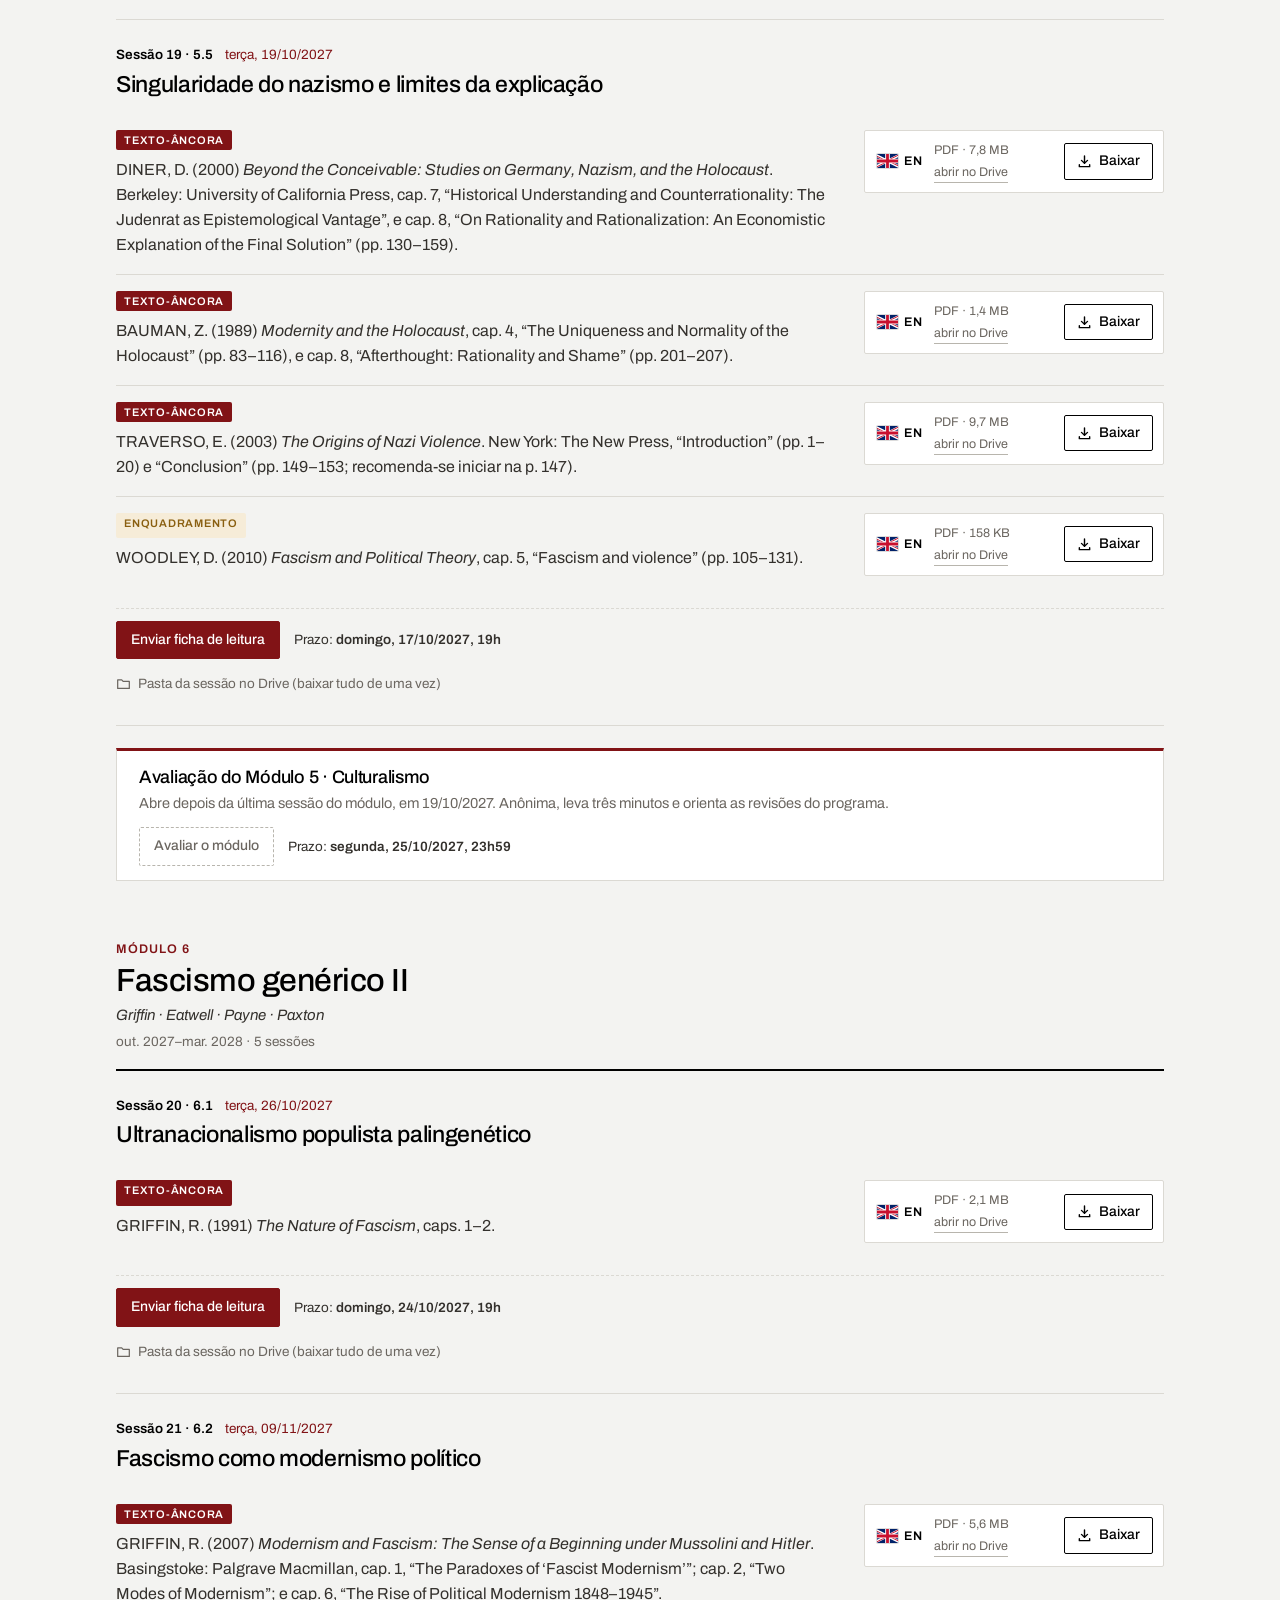
<file: membros/index.html>
<!DOCTYPE html>
<html lang="pt-BR">
<head>
<meta charset="utf-8">
<meta name="viewport" content="width=device-width, initial-scale=1">
<title>Área de membros | NETEX-UFU</title>
<meta name="robots" content="noindex, nofollow">
<link rel="icon" href="/favicon.ico" sizes="any">
<link rel="apple-touch-icon" href="/apple-touch-icon.png">
<link rel="preconnect" href="https://fonts.googleapis.com">
<link rel="preconnect" href="https://fonts.gstatic.com" crossorigin>
<link href="https://fonts.googleapis.com/css2?family=Archivo:ital,wght@0,300;0,400;0,500;0,600;1,400&display=swap" rel="stylesheet">
<style>
/* Layout: a página segue o site do NETEX (papel, carmim, ocre, Archivo, coluna de 1160px).
   Faixa preta do protótipo no topo; sessões empilhadas por módulo; três desenhos para as leituras. */
:root{
  --preto:#000000;
  --tinta:#33302c;
  --tinta-fraca:#6b6660;
  --ocre:#c3891b;
  --ocre-escuro:#8a5f10;
  --ocre-claro:#f6ecd8;
  --carmim:#811316;
  --carmim-claro:#f5e6e6;
  --papel:#f3f3f1;
  --branco:#ffffff;
  --linha:#dbd9d3;
  --linha-forte:#b8b5ad;
  --ui:'Archivo',system-ui,-apple-system,'Segoe UI',Roboto,sans-serif;
  --larg:1160px;
  --gutter:clamp(16px,5vw,56px);
  color-scheme:light;
}
*{box-sizing:border-box}
html{scroll-behavior:smooth;background:var(--papel)}
@media (prefers-reduced-motion:reduce){html{scroll-behavior:auto}*{transition:none!important}}
body{background:var(--papel);color:var(--tinta);font-family:var(--ui);font-size:17px;line-height:1.6;
  -webkit-font-smoothing:antialiased}
a{color:inherit}
h1,h2,h3,h4{margin:0;font-weight:500;line-height:1.14;color:var(--preto);letter-spacing:-.015em;text-wrap:balance}
p{margin:0}
img{max-width:100%;display:block}
:focus-visible{outline:2px solid var(--ocre-escuro);outline-offset:3px}
.wrap{max-width:var(--larg);margin:0 auto;padding-inline:var(--gutter)}
.sr{position:absolute;width:1px;height:1px;overflow:hidden;clip:rect(0 0 0 0);white-space:nowrap}

/* faixa do protótipo */
.proto{position:sticky;top:env(safe-area-inset-top,0px);z-index:50;background:var(--preto);color:var(--branco)}
.proto .wrap{display:flex;flex-wrap:wrap;align-items:center;gap:8px 18px;padding-block:9px}
.proto-rot{font-size:12px;letter-spacing:.08em;text-transform:uppercase;color:var(--linha-forte)}
.seg{display:flex;flex-wrap:wrap;gap:4px}
.seg button{font-family:var(--ui);font-size:13.5px;color:var(--branco);background:transparent;cursor:pointer;
  border:1px solid rgba(255,255,255,.35);padding:6px 12px;border-radius:2px}
.seg button:hover{border-color:var(--branco)}
.seg button[aria-pressed="true"]{background:var(--ocre);border-color:var(--ocre);color:var(--preto);font-weight:600}

/* cabeçalho do site */
.topo{background:var(--papel);border-bottom:1px solid var(--linha)}
.topo .wrap{display:flex;align-items:center;gap:20px;min-height:84px}
.marca{display:flex;align-items:center;gap:12px;text-decoration:none;flex-shrink:0}
.simbolo{width:64px;height:54px;background:url("/img/netex-globo.webp") no-repeat center/contain}
.logotipo{width:126px;height:56px;background:url("/img/netex-logotipo.webp") no-repeat left center/contain}
.dir{display:flex;align-items:center;gap:16px;margin-left:auto}
.membro{font-size:14px;color:var(--tinta-fraca)}
.membro b{font-weight:600;color:var(--preto)}
.divisor{width:1px;height:40px;background:var(--linha)}
.selo-ufu{display:block;width:36px;height:54px;background:url("/img/ufu.webp") no-repeat center/contain}
@media (max-width:560px){.logotipo{display:none}.membro .longo{display:none}}

/* aviso de área restrita */
.restrita{background:var(--carmim);color:var(--branco)}
.restrita .wrap{display:flex;flex-wrap:wrap;align-items:center;gap:8px 24px;padding-block:11px;font-size:14.5px}
.restrita p{flex:1 1 420px;min-width:0;color:#f6e3e3}
.restrita strong{color:var(--branco);font-weight:600}
.sair{font-size:14px;color:var(--branco);border:1px solid rgba(255,255,255,.55);padding:5px 14px;
  border-radius:2px;background:transparent;font-family:var(--ui);text-decoration:none}
.sair:hover{background:var(--branco);color:var(--carmim)}
.trilha a{text-decoration:none;border-bottom:1px solid var(--linha-forte)}

/* abertura */
.trilha{font-size:13px;color:var(--tinta-fraca);padding-top:clamp(22px,4vw,36px)}
.cabeca{padding-block:14px clamp(30px,5vw,48px)}
.m-getex{display:block;width:clamp(150px,22vw,210px);height:clamp(42px,6vw,58px);
  background:url("/img/getex-logo.webp") no-repeat left center/contain}
.cabeca h1{font-size:clamp(30px,4.6vw,48px);font-weight:300;margin-top:18px}
.cabeca .deck{font-size:clamp(17px,2vw,19.5px);max-width:60ch;margin-top:14px}
.dados{display:grid;grid-template-columns:repeat(auto-fit,minmax(150px,1fr));gap:18px 28px;
  margin:28px 0 0;padding-top:20px;border-top:1px solid var(--linha)}
.dados dt{font-size:12px;letter-spacing:.06em;text-transform:uppercase;color:var(--tinta-fraca);margin-bottom:3px}
.dados dd{margin:0;font-size:16px;line-height:1.4;font-variant-numeric:tabular-nums}
.acoes{display:flex;flex-wrap:wrap;gap:10px 16px;align-items:center;margin-top:26px}
.botao{display:inline-flex;align-items:center;gap:9px;font-family:var(--ui);font-size:15px;text-decoration:none;
  background:var(--preto);color:var(--branco);padding:11px 20px;border:1px solid var(--preto);border-radius:2px}
.botao:hover{background:transparent;color:var(--preto)}
.link{font-size:14.5px;color:var(--tinta);text-decoration:none;border-bottom:1px solid var(--ocre)}
.link:hover{color:var(--carmim);border-color:var(--carmim)}

.secao{padding-block:clamp(36px,5.5vw,64px);border-top:1px solid var(--linha)}
.secao h2{font-size:clamp(22px,2.7vw,29px)}
.secao-topo p{margin-top:8px;max-width:64ch;color:var(--tinta-fraca);font-size:16px}

/* legenda */
.legenda{display:grid;grid-template-columns:repeat(auto-fit,minmax(300px,1fr));gap:28px 48px;margin-top:24px}
.legenda h3{font-size:13px;font-weight:600;letter-spacing:.06em;text-transform:uppercase;color:var(--tinta-fraca);margin-bottom:12px}
.legenda ul{list-style:none;margin:0;padding:0;display:grid;gap:10px}
.legenda li{display:grid;grid-template-columns:150px 1fr;gap:12px;align-items:baseline;font-size:15.5px;line-height:1.45}
.legenda li > span:last-child{min-width:0}
.legenda .obs{font-size:14px;color:var(--tinta-fraca);margin-top:14px;max-width:56ch}
@media (max-width:480px){.legenda li{grid-template-columns:1fr;gap:4px}}

/* rótulos de função */
.papel{display:inline-block;font-size:11px;font-weight:600;letter-spacing:.07em;text-transform:uppercase;
  padding:3px 8px 2px;border-radius:2px;white-space:nowrap;line-height:1.4}
.p-ancora{background:var(--carmim);color:var(--branco)}
.p-contraponto{color:var(--carmim);box-shadow:inset 0 0 0 1px var(--carmim)}
.p-apoio{color:var(--ocre-escuro);box-shadow:inset 0 0 0 1px var(--ocre)}
.p-enquadramento{color:var(--ocre-escuro);background:var(--ocre-claro)}
.p-mapa{color:var(--tinta);box-shadow:inset 0 0 0 1px var(--linha-forte)}

/* idioma */
.idioma{display:inline-flex;align-items:center;gap:6px;font-size:12.5px;font-weight:600;letter-spacing:.05em;
  color:var(--preto);white-space:nowrap}
.flag{width:21px;height:14px;flex-shrink:0;border-radius:1px;box-shadow:0 0 0 1px rgba(0,0,0,.14);overflow:hidden;display:block}

/* filtros e índice */
.indice{display:grid;grid-template-columns:repeat(auto-fill,minmax(200px,1fr));gap:1px;background:var(--linha);
  border:1px solid var(--linha);margin-top:22px}
.indice a{display:block;background:var(--branco);padding:14px 16px 15px;text-decoration:none;min-width:0}
.indice a:hover{background:var(--ocre-claro)}
.indice .i-num{font-size:12px;color:var(--carmim);font-weight:600;letter-spacing:.06em;text-transform:uppercase}
.indice .i-nome{display:block;font-size:16px;line-height:1.3;color:var(--preto);margin-top:3px}
.indice .i-per{display:block;font-size:13px;color:var(--tinta-fraca);margin-top:4px;font-variant-numeric:tabular-nums}
.indice a.atual{box-shadow:inset 3px 0 0 var(--ocre)}

.filtros{display:flex;flex-wrap:wrap;gap:12px 22px;align-items:center;margin-top:26px}
.busca{flex:1 1 280px;min-width:0;max-width:440px;display:flex;align-items:center;gap:8px;background:var(--branco);
  border:1px solid var(--linha-forte);border-radius:2px;padding:0 12px}
.busca input{flex:1;min-width:0;border:0;background:transparent;font-family:var(--ui);font-size:15.5px;
  padding:10px 0;color:var(--preto);outline:none}
.busca:focus-within{outline:2px solid var(--ocre-escuro);outline-offset:2px}
.busca svg{flex-shrink:0;color:var(--tinta-fraca)}
.chips{display:flex;flex-wrap:wrap;gap:6px}
.chips button{display:inline-flex;align-items:center;gap:7px;font-family:var(--ui);font-size:13.5px;cursor:pointer;
  background:var(--branco);color:var(--tinta);border:1px solid var(--linha-forte);padding:6px 11px;border-radius:2px}
.chips button[aria-pressed="true"]{border-color:var(--preto);box-shadow:inset 0 0 0 1px var(--preto);color:var(--preto);font-weight:600}
.resultado{font-size:14px;color:var(--tinta-fraca);margin-top:14px;min-height:1.6em}

/* módulos e sessões */
.modulo{padding-top:clamp(36px,5vw,58px);scroll-margin-top:60px}
.m-topo{display:grid;gap:4px;padding-bottom:16px;border-bottom:2px solid var(--preto)}
.m-num{font-size:12.5px;font-weight:600;letter-spacing:.08em;text-transform:uppercase;color:var(--carmim)}
.m-topo h2{font-size:clamp(23px,3vw,32px);font-weight:500}
.m-aut{font-size:15px;color:var(--tinta);font-style:italic}
.m-per{font-size:13.5px;color:var(--tinta-fraca);font-variant-numeric:tabular-nums}
.m-nota{font-size:15px;color:var(--tinta);background:var(--branco);border-left:3px solid var(--ocre);
  padding:12px 16px;margin-top:16px;max-width:78ch}

.sessao{padding-block:24px 26px;border-bottom:1px solid var(--linha);scroll-margin-top:60px}
.s-meta{display:flex;flex-wrap:wrap;align-items:center;gap:6px 12px;font-size:13.5px;font-variant-numeric:tabular-nums}
.s-num{font-weight:600;color:var(--preto)}
.s-meta time{color:var(--carmim)}
.tag{font-size:11px;font-weight:600;letter-spacing:.06em;text-transform:uppercase;padding:2px 7px;border-radius:2px;
  color:var(--tinta-fraca);box-shadow:inset 0 0 0 1px var(--linha-forte)}
.tag.prox{background:var(--ocre);color:var(--preto);box-shadow:none}
.sessao h3{font-size:clamp(19px,2.3vw,23px);margin-top:6px;max-width:44ch}
.s-intro{font-size:16px;max-width:72ch;margin-top:10px}
.s-nota{font-size:14.5px;color:var(--tinta-fraca);max-width:76ch;margin-top:14px}
.s-pasta{display:inline-flex;align-items:center;gap:7px;font-size:13.5px;color:var(--tinta-fraca);text-decoration:none;margin-top:14px}
.s-pasta:hover{color:var(--carmim)}
.sessao.realizada h3,.sessao.realizada .s-num{color:var(--tinta-fraca)}
.sem-leitura{font-size:15px;color:var(--tinta-fraca);font-style:italic;margin-top:10px}

/* referência */
.ref{font-size:16px;line-height:1.55;min-width:0;overflow-wrap:anywhere}
.ref i{font-style:italic}
.alt{font-size:14.5px;color:var(--tinta-fraca);margin-top:6px;overflow-wrap:anywhere}

/* botões de arquivo */
.baixar{display:inline-flex;align-items:center;gap:7px;font-family:var(--ui);font-size:14px;font-weight:500;
  text-decoration:none;color:var(--preto);background:var(--branco);border:1px solid var(--preto);border-radius:2px;
  padding:6px 12px;white-space:nowrap}
.baixar:hover{background:var(--preto);color:var(--branco)}
.abrir{font-size:12.5px;color:var(--tinta-fraca);text-decoration:none;border-bottom:1px solid var(--linha-forte);white-space:nowrap}
.abrir:hover{color:var(--carmim);border-color:var(--carmim)}
.tam{font-size:12.5px;color:var(--tinta-fraca);white-space:nowrap;font-variant-numeric:tabular-nums}
.falta{display:inline-flex;align-items:center;gap:8px;font-size:13px;color:var(--tinta-fraca);
  border:1px dashed var(--linha-forte);border-radius:2px;padding:6px 10px}

/* A · lista */
.lista{list-style:none;margin:16px 0 0;padding:0;display:grid;gap:0}
.leitura{display:grid;grid-template-columns:minmax(0,1fr) 300px;gap:14px 32px;padding:16px 0;border-top:1px solid var(--linha)}
.leitura:first-child{border-top:0}
.l-ref{display:grid;gap:8px;justify-items:start;min-width:0}
.l-arq{display:grid;gap:8px;align-content:start}
.arq{display:grid;grid-template-columns:auto 1fr auto;align-items:center;gap:6px 12px;background:var(--branco);
  border:1px solid var(--linha);padding:9px 10px 9px 12px;border-radius:2px}
.arq .info{display:grid;gap:2px;min-width:0;justify-items:start}
.arq .tam{white-space:normal}
.arq .rot{font-weight:600;color:var(--preto)}
@media (max-width:760px){.leitura{grid-template-columns:minmax(0,1fr)}}

/* B · tabela */
.rolagem{overflow-x:auto;border:1px solid var(--linha);background:var(--branco);margin-top:16px}
.t-leit{border-collapse:collapse;width:100%;min-width:760px}
.t-leit th,.t-leit td{text-align:left;vertical-align:top;padding:12px 14px;border-bottom:1px solid var(--linha)}
.t-leit thead th{font-size:11.5px;font-weight:600;letter-spacing:.07em;text-transform:uppercase;color:var(--tinta-fraca);
  background:var(--papel)}
.t-leit tbody tr:last-child td{border-bottom:0}
.t-leit td.c-papel{width:150px}
.t-leit td.c-idi{width:96px}
.t-leit td.c-arq{width:200px}
.pilha{display:grid;gap:8px}
.pilha > div{min-height:32px;display:flex;align-items:center;gap:10px}
.t-leit .ref{font-size:15px}

/* C · programa + painel */
.c-grade{display:grid;grid-template-columns:minmax(0,1fr) 320px;gap:20px 40px;margin-top:14px;align-items:start}
.c-prog{display:grid;gap:12px;min-width:0}
.c-prog .ref{font-size:16px}
.c-prog .pref{font-weight:600;color:var(--preto)}
.c-prog sup{font-size:11px;color:var(--ocre-escuro);font-weight:600;margin-left:3px}
.c-painel{background:var(--branco);border:1px solid var(--linha);border-top:3px solid var(--preto);padding:14px 14px 12px;
  position:sticky;top:64px}
.c-painel h4{font-size:12px;font-weight:600;letter-spacing:.07em;text-transform:uppercase;color:var(--tinta-fraca);margin-bottom:8px}
.tile{display:grid;grid-template-columns:auto 1fr auto;gap:4px 12px;align-items:center;text-decoration:none;
  padding:10px 4px;border-top:1px solid var(--linha);min-width:0}
.tile:first-of-type{border-top:0}
.tile .t-nome{font-size:14.5px;line-height:1.3;color:var(--preto);min-width:0}
.tile .t-sub{display:block;font-size:12px;color:var(--tinta-fraca);font-variant-numeric:tabular-nums}
.tile .t-ic{width:30px;height:30px;display:grid;place-items:center;border:1px solid var(--preto);border-radius:2px;color:var(--preto)}
.tile:hover .t-nome{color:var(--carmim)}
.tile:hover .t-ic{background:var(--preto);color:var(--branco)}
.tile.sem{color:var(--tinta-fraca)}
.tile.sem .t-nome{color:var(--tinta-fraca)}
.c-painel .s-pasta{margin-top:8px}
@media (max-width:860px){.c-grade{grid-template-columns:minmax(0,1fr)}.c-painel{position:static}}

/* próxima sessão */
.destaque-prox{background:var(--branco);border:1px solid var(--linha);border-left:4px solid var(--ocre);
  padding:4px clamp(16px,2.6vw,28px) 6px;margin-top:20px}
.destaque-prox .sessao{border-bottom:0}
.vazio{font-size:16px;color:var(--tinta-fraca);padding:28px 0}

/* formulários */
.s-acoes{display:flex;flex-wrap:wrap;align-items:center;gap:8px 14px;margin-top:16px;padding-top:12px;border-top:1px dashed var(--linha)}
.btn-form{display:inline-flex;align-items:center;gap:8px;font-family:var(--ui);font-size:14px;font-weight:500;text-decoration:none;
  background:var(--carmim);color:var(--branco);border:1px solid var(--carmim);border-radius:2px;padding:7px 14px;white-space:nowrap}
.btn-form:hover{background:var(--branco);color:var(--carmim)}
.btn-form.sec{background:var(--branco);color:var(--carmim)}
.btn-form.sec:hover{background:var(--carmim);color:var(--branco)}
.btn-form.pendente{background:var(--branco);color:var(--tinta-fraca);border:1px dashed var(--linha-forte);cursor:not-allowed}
.prazo{font-size:13.5px;color:var(--tinta);font-variant-numeric:tabular-nums}
.prazo b{font-weight:600}
.prazo.passou{color:var(--tinta-fraca)}
.pend{font-size:12px;color:var(--tinta-fraca);font-style:italic}
.fecho{background:var(--branco);border:1px solid var(--linha);border-top:3px solid var(--carmim);padding:16px clamp(14px,2.4vw,22px) 14px;margin-top:22px}
.fecho h3{font-size:18px}
.fecho .f-sub{font-size:14.5px;color:var(--tinta-fraca);margin-top:4px}
.fecho .s-acoes{border-top:0;padding-top:0;margin-top:12px}
.fecho details{margin-top:12px;font-size:15px}
.fecho summary{cursor:pointer;font-weight:600;color:var(--preto);font-size:14.5px}
.fecho summary:hover{color:var(--carmim)}
.guia{display:grid;gap:8px;margin-top:10px;max-width:80ch}
.guia dt{font-size:12px;font-weight:600;letter-spacing:.06em;text-transform:uppercase;color:var(--tinta-fraca)}
.guia dd{margin:0}
.guia ul{margin:0;padding-left:18px}
.prazos{list-style:none;margin:18px 0 0;padding:0;border:1px solid var(--linha);background:var(--branco)}
.prazos li{display:grid;grid-template-columns:150px minmax(0,1fr) auto;gap:6px 18px;align-items:center;padding:12px 16px;border-top:1px solid var(--linha)}
.prazos li:first-child{border-top:0}
.prazos .quando{font-size:14px;font-weight:600;color:var(--carmim);font-variant-numeric:tabular-nums}
.prazos .oque{font-size:15.5px;min-width:0}
.prazos .oque span{display:block;font-size:13px;color:var(--tinta-fraca)}
.prazos li > .btn-form{justify-self:start}
@media (max-width:640px){.prazos li{grid-template-columns:minmax(0,1fr)}.proto{position:static}}
.aviso-links{font-size:13.5px;color:var(--tinta-fraca);margin-top:12px;max-width:70ch}

.rodape{background:var(--preto);color:#cfcac2;margin-top:clamp(48px,7vw,80px)}
.rodape .wrap{padding-block:26px;font-size:13.5px;display:flex;flex-wrap:wrap;gap:8px 28px;justify-content:space-between}
</style>
</head>
<body>

<svg width="0" height="0" style="position:absolute" aria-hidden="true" focusable="false">
  <defs>
    <clipPath id="uk-t"><path d="M30,15 h30 v15 z v15 h-30 z h-30 v-15 z v-15 h30 z"/></clipPath>
  </defs>
  <symbol id="fl-pt" viewBox="0 0 21 14" preserveAspectRatio="xMidYMid slice">
    <rect width="21" height="14" fill="#009c3b"/>
    <path d="M10.5 1.4 L19.4 7 L10.5 12.6 L1.6 7 Z" fill="#ffdf00"/>
    <circle cx="10.5" cy="7" r="3.2" fill="#002776"/>
    <path d="M7.5 6.2 Q10.8 5.4 13.6 7.6" stroke="#ffffff" stroke-width=".7" fill="none"/>
  </symbol>
  <symbol id="fl-en" viewBox="0 0 60 30" preserveAspectRatio="xMidYMid slice">
    <rect width="60" height="30" fill="#012169"/>
    <path d="M0,0 L60,30 M60,0 L0,30" stroke="#ffffff" stroke-width="6"/>
    <path d="M0,0 L60,30 M60,0 L0,30" clip-path="url(#uk-t)" stroke="#c8102e" stroke-width="4"/>
    <path d="M30,0 v30 M0,15 h60" stroke="#ffffff" stroke-width="10"/>
    <path d="M30,0 v30 M0,15 h60" stroke="#c8102e" stroke-width="6"/>
  </symbol>
  <symbol id="fl-es" viewBox="0 0 21 14" preserveAspectRatio="xMidYMid slice">
    <rect width="21" height="14" fill="#aa151b"/>
    <rect y="3.5" width="21" height="7" fill="#f1bf00"/>
  </symbol>
  <symbol id="ic-baixar" viewBox="0 0 16 16"><path d="M8 2v8m0 0L4.8 6.8M8 10l3.2-3.2M2.5 11.5v2h11v-2" fill="none" stroke="currentColor" stroke-width="1.5" stroke-linecap="round" stroke-linejoin="round"/></symbol>
  <symbol id="ic-pasta" viewBox="0 0 16 16"><path d="M1.8 4.2h4.3l1.5 1.6h6.6v7.4H1.8z" fill="none" stroke="currentColor" stroke-width="1.3" stroke-linejoin="round"/></symbol>
  <symbol id="ic-busca" viewBox="0 0 16 16"><circle cx="7" cy="7" r="4.6" fill="none" stroke="currentColor" stroke-width="1.5"/><path d="M10.4 10.4 14 14" stroke="currentColor" stroke-width="1.5" stroke-linecap="round"/></symbol>
</svg>


<header class="topo">
  <div class="wrap">
    <a class="marca" href="/" aria-label="NETEX, voltar à página inicial">
      <span class="simbolo" role="img" aria-hidden="true"></span>
      <span class="logotipo" role="img" aria-label="NETEX, Núcleo de Estudos sobre Transnacionalização e Extremismos"></span>
    </a>
    <div class="dir">
      <span class="membro"><b>Área de membros</b><span class="longo"> · GETEX</span></span>
      <span class="divisor" aria-hidden="true"></span>
      <span class="selo-ufu" role="img" aria-label="Universidade Federal de Uberlândia"></span>
    </div>
  </div>
</header>

<div class="restrita">
  <div class="wrap">
    <p><strong>Área restrita aos membros do NETEX.</strong></p>
    <a class="sair" href="/cdn-cgi/access/logout">Sair</a>
  </div>
</div>

<main>
  <div class="wrap">
    <p class="trilha"><a href="/">NETEX</a> · <a href="/getex.html">GETEX</a> · Área de membros</p>
    <section class="cabeca">
      <span class="m-getex" role="img" aria-label="GETEX"></span>
      <h1>Fascismo em Perspectiva · Ciclo I</h1>
      <p class="deck">Programa e textos do ciclo. Cada leitura traz a referência completa, a função que cumpre na sessão,
      o idioma do arquivo e o botão para baixar o PDF da pasta do núcleo.</p>
      <dl class="dados">
        <div><dt>Sessões</dt><dd>31, quinzenais</dd></div>
        <div><dt>Período</dt><dd>20/10/2026 a 13/06/2028</dd></div>
        <div><dt>Encontros</dt><dd>Terças-feiras, duas horas</dd></div>
        <div><dt>Carga horária</dt><dd>62 horas</dd></div>
        <div><dt>Textos na pasta</dt><dd id="conta-textos">69 PDFs</dd></div>
      </dl>
      <div class="acoes">
        <a class="botao" id="bt-programa" href="#" target="_blank" rel="noopener"><svg width="16" height="16" aria-hidden="true"><use href="#ic-baixar"/></svg>Programa completo (DOCX)</a>
        <a class="link" id="bt-raiz" href="#" target="_blank" rel="noopener">Abrir a pasta de textos no Drive</a>
      </div>
    </section>
  </div>

  <section class="secao">
    <div class="wrap">
      <div class="secao-topo">
        <h2>Como ler esta lista</h2>
        <p>Os botões abrem o arquivo na pasta do NETEX no Google Drive. É preciso estar conectado à conta Google
        com o e-mail informado na inscrição.</p>
      </div>
      <div class="legenda">
        <div>
          <h3>Função de cada leitura</h3>
          <ul>
            <li><span><span class="papel p-ancora">Texto-âncora</span></span><span>Leitura de todos os participantes. Não há leitura facultativa.</span></li>
            <li><span><span class="papel p-contraponto">Contraponto</span></span><span>Lido pelo relator e pelo debatedor da sessão.</span></li>
            <li><span><span class="papel p-apoio">Apoio</span></span><span>Lido pelo relator e pelo debatedor da sessão.</span></li>
            <li><span><span class="papel p-enquadramento">Enquadramento</span></span><span>Capítulo de Woodley que situa a corrente na Tabela 1.1. Relator e debatedor.</span></li>
          </ul>
          <p class="obs">Conforme a seção 5.3 do programa.</p>
        </div>
        <div>
          <h3>Idioma do arquivo</h3>
          <ul id="leg-idiomas"></ul>
          <p class="obs">Quando o núcleo traduzir um texto, a tradução entra ao lado do original com a bandeira do
          idioma. A sessão 1.2 já mostra como fica: Poulantzas em português, em dois volumes, e em inglês.</p>
        </div>
      </div>
    </div>
  </section>

  <section class="secao" id="prazos">
    <div class="wrap">
      <div class="secao-topo">
        <h2>Próximos prazos</h2>
        <p>Fichas de leitura e diagnósticos, em ordem de vencimento.</p>
      </div>
      <ul class="prazos" id="lista-prazos"></ul>
      <p class="aviso-links" id="aviso-links"></p>
    </div>
  </section>

  <section class="secao" id="proxima">
    <div class="wrap">
      <div class="secao-topo"><h2 id="prox-tit">Próxima sessão</h2></div>
      <div class="destaque-prox" id="prox-corpo"></div>
    </div>
  </section>

  <section class="secao" id="programa">
    <div class="wrap">
      <div class="secao-topo">
        <h2>Programa sessão a sessão</h2>
        <p>Nove blocos, na ordem da Tabela 1.1 de Woodley. As datas de 2028 são projeções e serão reancoradas
        quando o calendário acadêmico daquele ano for publicado.</p>
      </div>
      <nav class="indice" id="indice" aria-label="Módulos"></nav>
      <div class="filtros">
        <label class="busca" for="q">
          <svg width="16" height="16" aria-hidden="true"><use href="#ic-busca"/></svg>
          <span class="sr">Buscar autor ou título</span>
          <input id="q" type="search" placeholder="Buscar autor ou título" autocomplete="off">
        </label>
        <div class="chips" id="chips" role="group" aria-label="Filtrar por idioma"></div>
      </div>
      <p class="resultado" id="resultado" aria-live="polite"></p>
      <div id="modulos"></div>
    </div>
  </section>
</main>

<footer class="rodape">
  <div class="wrap">
    <span>NETEX · Instituto de Economia e Relações Internacionais · Universidade Federal de Uberlândia</span>
  </div>
</footer>

<script id="dados" type="application/json">{"modulos": [{"n": 0, "nome": "Abertura metodológica", "autores": "", "nota": "", "sessoes": [{"s": 0, "cod": "", "data": "2026-10-20", "titulo": "Abertura metodológica", "intro": "O objetivo é estabelecer o problema comum antes de ingressar nas correntes interpretativas: por que o fascismo resiste à definição e o que está em jogo na disputa por um “mínimo fascista”. A sessão inclui a instalação do ciclo, o sorteio das relatorias e a pactuação das regras de participação (seções 5 e 6 do programa).", "refs": [{"papel": "ancora", "marca": "W", "curto": "Woodley (2010), cap. 1", "texto": "WOODLEY, D. (2010) <i>Fascism and Political Theory<\/i>, cap. 1, “Fascism and political theory”, com atenção às seções <i>Fascism and historiography<\/i> (pp. 3–10) e <i>Criticisms of typological approaches<\/i> (pp. 10–13).", "arquivos": [{"id": "1Dhv-iknw5srxDy03LMaKsK4jdPn9w3v5", "lang": "en", "b": 1276057}]}, {"papel": "mapa", "curto": "Tabela 1.1 revisada", "texto": "Tabela 1.1 (p. 4) como mapa do percurso. Versão revisada em português, com as notas de referência de Woodley.", "arquivos": [{"id": "1EIGkMYth_J-yIhbYOZhrD52wUuh625gp", "lang": "pt", "b": 258558}]}], "pasta": "1E1uCVj-rSC5R6gUDzDzhnao9iZ4yAmhM"}], "periodo": "out. 2026"}, {"n": 1, "nome": "Marxismo", "autores": "Pollock · Vajda · Poulantzas · Laclau · Lukács · Ahmad", "nota": "", "sessoes": [{"s": 1, "cod": "1.1", "data": "2026-11-03", "titulo": "Capitalismo de Estado e a controvérsia interna à Escola de Frankfurt", "nota": "A escolha de abrir por Pollock–Neumann, e não pelas teses da Internacional Comunista, segue a arquitetura do próprio Woodley: é o debate sobre a natureza estatal ou monopolista do nazismo que organiza toda a tradição marxista posterior.", "refs": [{"papel": "ancora", "marca": "W", "curto": "Pollock (1941a)", "texto": "POLLOCK, F. (1941a) “State capitalism”, <i>Studies in Philosophy and Social Science<\/i>, 9: 200–225.", "arquivos": [{"id": "168d_kH9OB6X5hxbAAVoJyNLbpKE6KWw6", "lang": "en", "b": 1088455}]}, {"papel": "ancora", "marca": "W", "curto": "Pollock (1941b)", "texto": "POLLOCK, F. (1941b) “Is National Socialism a new order?”, <i>idem<\/i>, 9: 440–455.", "arquivos": [{"id": "1Xab4f3DQY3YCNejatEPdZHriwaswC_Mx", "lang": "en", "b": 646852}]}, {"papel": "contraponto", "marca": "W", "curto": "Neumann (1942)", "texto": "NEUMANN, F. (1942) <i>Behemoth: The Structure and Practice of National Socialism<\/i>, “Introduction” e Parte II (economia monopolista totalitária).", "arquivos": [{"id": "1GPk2LsHIYf4ZaUN-CmECPxZiy2dZgK6Z", "lang": "en", "b": 1556964}]}, {"papel": "enquadramento", "marca": "W", "curto": "Woodley (2010), cap. 6", "texto": "WOODLEY, D. (2010) <i>Fascism and Political Theory<\/i>, cap. 6, “Fascism, capitalism and the market” (pp. 132–161).", "arquivos": [{"id": "1dBzaYBlt_Zx5lgezKLZ5eFfV_J6QX0u1", "lang": "en", "b": 175349}]}], "pasta": "18mbh--QYoDq_YC8ppB0flRthWYUcaya2"}, {"s": 2, "cod": "1.2", "data": "2026-11-17", "titulo": "Bonapartismo e forma excepcional do Estado capitalista", "refs": [{"papel": "ancora", "marca": "W", "curto": "Poulantzas (1972 [1970])", "texto": "POULANTZAS, N. (1972 [1970]) <i>Fascismo e ditadura: a III Internacional face ao fascismo<\/i>. Trad. João G. P. Quintela e M. Fernanda S. Granado. Porto: Portucalense, 2 vols.: vol. I, Parte I (fascismo, imperialismo e luta de classes), e vol. II, Parte VII (o Estado fascista).", "alt": "Versão em inglês, também na pasta: POULANTZAS, N. (1974) <i>Fascism and Dictatorship<\/i>. London: New Left Books, Partes I e VII.", "arquivos": [{"id": "1OTLWIx0ogqKieEkp0cIKM4f1p0bZkPTC", "lang": "pt", "b": 25227769, "label": "vol. I"}, {"id": "1CEbsqoJpMAZBTuY0KcWP8hSkI8waMjaI", "lang": "pt", "b": 15276903, "label": "vol. II"}, {"id": "1o2iof_Twg_73ZgQxaU-H9oHIziCG6cu-", "lang": "en", "b": 910818, "label": "ed. 1974"}]}, {"papel": "ancora", "marca": "W", "curto": "Trotsky (1932/2023)", "texto": "TROTSKY, L. (1932/2023) <i>Revolução e contrarrevolução na Alemanha<\/i>, capítulos “Bonapartismo e fascismo” e “O bonapartismo alemão”.", "arquivos": [{"id": "1dwqMuEzo6giZJ6t0SQpntVkOL679WhVZ", "lang": "pt", "b": 1362534}]}, {"papel": "apoio", "marca": "W", "curto": "Sohn-Rethel (1973)", "texto": "SOHN-RETHEL, A. (1973) <i>The Economy and Class Structure of German Fascism<\/i>, cap. 17, “The Class Structure of German Fascism” (pp. 128–139).", "arquivos": [{"id": "1Z9hAjU1gjLyHIEJ4xAHedkUhXT0Te70J", "lang": "en", "b": 393038}]}, {"papel": "enquadramento", "marca": "W", "curto": "Woodley (2010), cap. 4", "texto": "WOODLEY, D. (2010) <i>Fascism and Political Theory<\/i>, cap. 4, “Fascism, sovereignty and the state” (pp. 77–104).", "arquivos": [{"id": "1vqPI1IPyT7Sntrs18N2P6xbLCQZOZNL9", "lang": "en", "b": 164851}]}], "pasta": "1psXpUCnzkC1NTtrdisDgDk4i7dwlMnsW"}, {"s": 3, "cod": "1.3", "data": "2026-12-01", "titulo": "O fascismo como movimento de massas", "refs": [{"papel": "ancora", "marca": "W", "curto": "Vajda (1976)", "texto": "VAJDA, M. (1976) <i>Fascism as a Mass Movement<\/i>. “The Class Organisation of the Petty Bourgeoisie”, caps. I a VI, pp. 13–50.", "arquivos": [{"id": "1eYY5VSmzZaXMGBZ3ho-yIz4ygpezEtVe", "lang": "en", "b": 7727471}]}, {"papel": "ancora", "marca": "W", "curto": "Beetham (1980)", "texto": "BEETHAM, D. (1980) “Introduction”, in <i>Marxists in the Face of Fascism<\/i>.", "arquivos": [{"id": "1lq3vlEBTyNfNH_EnT5sOukT2mlyIPyej", "lang": "en", "b": 20555574}]}, {"papel": "enquadramento", "marca": "W", "curto": "Woodley (2010), cap. 3", "texto": "WOODLEY, D. (2010) <i>Fascism and Political Theory<\/i>, cap. 3, “Fascism and social structure” (pp. 49–76).", "arquivos": [{"id": "1a4ZaCsVd_fihh109w9SXY7MiO2v3AF2r", "lang": "en", "b": 167459}]}], "pasta": "1qqO_1j7xbf6kqirSCDg5oyaObCgaFxxd"}, {"s": 4, "cod": "1.4", "data": "2026-12-15", "titulo": "Ideologia, povo e interpelação", "refs": [{"papel": "ancora", "marca": "W", "curto": "Laclau (1977)", "texto": "LACLAU, E. (1977) <i>Política e ideología en la teoría marxista: Capitalismo, fascismo, populismo<\/i> (Siglo XXI de España General), cap. 3, “Fascismo e Ideologia”.", "arquivos": [{"id": "1K8A_c62xYZUiZuYXIriQlFv-7SKSZLoV", "lang": "es", "b": 1473868}]}], "pasta": "1DZCrMgjR2GHfz6iokqi7TnfPxfp573Gh"}, {"s": 5, "cod": "1.5", "data": "2027-03-02", "titulo": "Irracionalismo e razão destruída", "refs": [{"papel": "ancora", "marca": "W", "curto": "Lukács (2020 [1954])", "texto": "LUKÁCS, G. (2020 [1954]) <i>A destruição da razão<\/i>. Trad. Bernard Herman Hess, Rainer Patriota e Ronaldo Vielmi Fortes. São Paulo: Instituto Lukács. Introdução, “Sobre o irracionalismo como fenômeno internacional do período imperialista” (pp. 9–36), e terceiro capítulo, “Nietzsche como fundador do irracionalismo do período imperialista” (pp. 270–350).", "arquivos": [{"id": "1DI84WhK910snRPX31XDj_VGyOMcTAl-h", "lang": "pt", "b": 2804002}]}, {"papel": "ancora", "marca": "W", "curto": "Ahmad (2000)", "texto": "AHMAD, A. (2000) “Colonialism, fascism and ‘Uncle Shylock’: a reflection on our times”, <i>Frontline<\/i>, 17(17).", "arquivos": [{"id": "1mUTW58hTosfd-tCq4EBinoJ1rMWrKNbK", "lang": "en", "b": 483614}]}, {"papel": "enquadramento", "marca": "W", "curto": "Woodley (2010), cap. 2", "texto": "WOODLEY, D. (2010) <i>Fascism and Political Theory<\/i>, cap. 2, “Fascism, rationality and modernity” (pp. 21–48).", "arquivos": [{"id": "1HUEYfsTlLhG0L7jgIa3TQh3hAw9elJtQ", "lang": "en", "b": 167657}]}], "pasta": "1a9Eufo_cBsWO8g0tiq72ElbCR9hVV3Xu"}], "periodo": "nov. 2026–mar. 2027", "guia": {"autores": "Pollock, Poulantzas, Trotsky, Vajda, Beetham, Laclau, Lukács, Ahmad", "pares": ["Pollock e Neumann: capitalismo de Estado ou capitalismo monopolista sob o nazismo (1.1).", "Poulantzas e Laclau: o peso da ideologia diante das classes na explicação (1.2 e 1.4)."], "anterior": "a sua resposta ao diagnóstico de entrada"}}, {"n": 2, "nome": "Totalitarismo", "autores": "Arendt · Talmon · Kornhauser · Marcuse", "nota": "", "sessoes": [{"s": 6, "cod": "2.1", "data": "2027-03-16", "titulo": "Arendt", "refs": [{"papel": "ancora", "marca": "W", "curto": "Arendt (2012 [1951])", "texto": "ARENDT, H. (2012 [1951]) <i>Origens do totalitarismo<\/i>. Trad. Roberto Raposo. São Paulo: Companhia das Letras, Parte II, cap. 5, “O declínio do Estado-nação e o fim dos direitos do homem”, e Parte III, cap. 4, “Ideologia e terror: uma nova forma de governo” (caps. 9 e 13 da edição original).", "arquivos": [{"id": "1rkRJOxBeIrdwVfnEb00vfvafttS3bdSa", "lang": "pt", "b": 3825116}]}, {"papel": "apoio", "marca": "W", "curto": "Arendt (1958b)", "texto": "ARENDT, H. (1958b) “What is authority?”.", "arquivos": []}], "pasta": "1QOmRxtO35swaBamAb06GsfyMkWQetEVE"}, {"s": 7, "cod": "2.2", "data": "2027-03-30", "titulo": "Democracia totalitária e a síndrome dos seis pontos", "refs": [{"papel": "ancora", "marca": "W", "curto": "Talmon (1952)", "texto": "TALMON, J. L. (1952) <i>The Origins of Totalitarian Democracy<\/i>, “Introduction” e Parte I.", "arquivos": [{"id": "1pT0Wq3aOsDLjKTyiK-IV2iE_5G1Agf0x", "lang": "en", "b": 12784958}]}, {"papel": "ancora", "marca": "W", "curto": "Friedrich e Brzezinski (1956)", "texto": "FRIEDRICH, C. J.; BRZEZINSKI, Z. (1956) <i>Totalitarian Dictatorship and Autocracy<\/i>, caps. 1–2.", "arquivos": [{"id": "1wvpPehUT7KuPSeVG4cK6ZDMeHOXpUKRa", "lang": "en", "b": 23095668}]}], "pasta": "1J3AE4JW0ZCDuqoOpTmIwHXgvjicgk9-q"}, {"s": 8, "cod": "2.3", "data": "2027-04-13", "titulo": "Sociedade de massas e indivíduo sob o nazismo", "refs": [{"papel": "ancora", "marca": "W", "curto": "Kornhauser (1959)", "texto": "KORNHAUSER, W. (1959) <i>The Politics of Mass Society<\/i>, Parte I (teoria da sociedade de massas).", "arquivos": [{"id": "1Vb2GSxHqyTJ9mv8t9mpvw165jcmihUa2", "lang": "en", "b": 9378951}]}, {"papel": "ancora", "marca": "W", "curto": "Marcuse (1942)", "texto": "MARCUSE, H. (1942) “State and individual under National Socialism”, cap. 2, in KELLNER, D. (ed.) <i>Technology, War and Fascism<\/i>, vol. 1.", "arquivos": [{"id": "1T9b7IGUfGDR-ozM7kDbSVqvx26nk7nmp", "lang": "en", "b": 14436736}]}], "pasta": "1gG38g9Dx4-uh74BO0r2UchyG0-PX2Ijg"}, {"s": 9, "cod": "2.4", "data": "2027-04-27", "titulo": "Crítica do conceito", "refs": [{"papel": "ancora", "curto": "Geyer e Fitzpatrick (2009)", "texto": "GEYER, M. (com a colaboração de FITZPATRICK, S.) (2009) “Introduction: After Totalitarianism — Stalinism and Nazism Compared”, in GEYER, M.; FITZPATRICK, S. (orgs.) <i>Beyond Totalitarianism: Stalinism and Nazism Compared<\/i>, pp. 1–37.", "arquivos": [{"id": "1-zYGBp262-j1ubDxcg3KYUvJThBuxl3F", "lang": "en", "b": 2652682}]}, {"papel": "apoio", "marca": "+", "curto": "Traverso (2023)", "texto": "TRAVERSO, E. (2023) <i>O totalitarismo entre história e teoria<\/i>. Trad. Matheus Targueta. Zazie Edições (Pequena Biblioteca de Ensaios).", "arquivos": [{"id": "1cOISLhE7mT8RiBjT2dR2JWhi-tHlk2du", "lang": "pt", "b": 568123}]}], "pasta": "1LKFS8XmTPRD5bCuRXkbU1JY_WxXFbqMh"}], "periodo": "mar.–abr. 2027", "guia": {"autores": "Arendt, Talmon, Friedrich e Brzezinski, Kornhauser, Marcuse, Geyer", "pares": ["Arendt e Friedrich e Brzezinski: forma de governo inédita ou síndrome de traços comparáveis.", "Talmon e Arendt: origens no século XVIII ou no século XIX."], "anterior": "o Marxismo (Módulo 1)"}}, {"n": 3, "nome": "Teoria da modernização", "autores": "Lipset · Sauer · Turner · Gregor", "nota": "Esta é a linha da Tabela 1.1 mais frequentemente esquecida nas leituras brasileiras da matriz, e é justamente a que faz a ponte entre o debate totalitarista dos anos 1950 e a virada culturalista: sem ela, o argumento sobre fascismo e modernidade que reaparece em Mosse e em Griffin fica sem antecedente.", "sessoes": [{"s": 10, "cod": "3.1", "data": "2027-05-11", "titulo": "Extremismo de centro", "refs": [{"papel": "ancora", "marca": "W", "curto": "Lipset (1960)", "texto": "LIPSET, S. M. (1960) <i>Political Man<\/i>, cap. 5, “Fascism — Left, Right and Center”.", "arquivos": [{"id": "1MjaBtzLth3v_q-v_Zc7eYvnNQJjxl-ir", "lang": "en", "b": 16905350}]}, {"papel": "ancora", "marca": "+", "curto": "Sauer (1967)", "texto": "SAUER, W. (1967) “National Socialism: totalitarianism or fascism?”, <i>American Historical Review<\/i>, 73(2): 404–424.", "arquivos": [{"id": "1HYkvP6afGfh4W4zYEpG75CmYZQMB4OZ3", "lang": "en", "b": 2021034}]}, {"papel": "enquadramento", "marca": "W", "curto": "Woodley (2010), cap. 3", "texto": "WOODLEY, D. (2010) <i>Fascism and Political Theory<\/i>, cap. 3, “Fascism and social structure” (pp. 49–76).", "arquivos": [{"id": "1I9fGM54t9GwJhsJJktN-F1KBnZlfaFS7", "lang": "en", "b": 167459}]}], "pasta": "1JCyqNUxbeHOP8V1xPrC9x6VKE0ZFa5Q2"}, {"s": 11, "cod": "3.2", "data": "2027-05-25", "titulo": "Ditaduras desenvolvimentistas", "refs": [{"papel": "ancora", "curto": "Gregor (1976)", "texto": "GREGOR, A. J. (1976) <i>Italian Fascism and Developmental Dictatorship<\/i>, Prefácio (pp. ix–xv) e cap. 9, “Fascism and Development in Comparative Perspective” (pp. 300–334).", "arquivos": [{"id": "17mSdzFITG8LUqoxZjTWDSblx1V17pU_c", "lang": "en", "b": 5259846}]}, {"papel": "ancora", "marca": "+", "curto": "Turner (1972)", "texto": "TURNER, H. A. (1972) “Fascism and modernization”, <i>World Politics<\/i>, 24(4): 547–564.", "arquivos": [{"id": "17XUN4SLCtLXAGc04EiBJxR7dxFB635UV", "lang": "en", "b": 1756377}]}], "pasta": "1YrFtAZJWCV0VEaf1sVnDNR6HLXAYzcbu"}], "periodo": "maio 2027", "guia": {"autores": "Lipset, Sauer, Gregor, Turner", "pares": ["Gregor e Turner: o fascismo modernizou ou foi uma revolta contra a modernidade.", "Lipset e Sauer: quem compõe a base social do fascismo."], "anterior": "o Totalitarismo (Módulo 2)"}}, {"n": 4, "nome": "Fascismo genérico I", "autores": "Nolte · Eugen Weber · Linz", "nota": "", "sessoes": [{"s": 12, "cod": "4.1", "data": "2027-06-08", "titulo": "O fascismo como fenômeno metapolítico", "refs": [{"papel": "ancora", "marca": "W", "curto": "Nolte (1965)", "texto": "NOLTE, E. (1965) <i>Three Faces of Fascism<\/i>, “Part Five: fascism as a metapolitical phenomenon”.", "arquivos": [{"id": "1zTCHY1bg2b04q60BJl_nQM-Gi81g4W0V", "lang": "en", "b": 16064959}]}], "pasta": "1FofxaFY-nfUE3VbGWBN_rH9k5vwOGAoi"}, {"s": 13, "cod": "4.2", "data": "2027-06-22", "titulo": "Variedades e tipologia", "refs": [{"papel": "ancora", "marca": "+", "curto": "Weber (1964)", "texto": "WEBER, E. (1964) <i>Varieties of Fascism: Doctrines of Revolution in the Twentieth Century<\/i>, Parte I.", "arquivos": [{"id": "1h1dXJRYSbC_y3xdW43szW2rEgo7sclGr", "lang": "en", "b": 11035950}]}], "pasta": "1g-EZtVIU5ZQx1-j93d5rNW7600mwdD28"}, {"s": 14, "cod": "4.3", "data": "2027-08-03", "titulo": "A formulação sociológica comparada", "refs": [{"papel": "ancora", "marca": "W", "curto": "Linz (1976)", "texto": "LINZ, J. (1976) “Some notes towards a comparative study of fascism in sociological historical perspective”, in LAQUEUR, W. (ed.) <i>Fascism: A Reader’s Guide<\/i>, pp. 3–121, com atenção às pp. 3–42 (definição do fascismo pelos seus “anti-”, que corresponde à coluna ideológica da Tabela 1.1).", "arquivos": [{"id": "1_pgRsA3H9iwC6jB8BfzmwySqcgodIyNs", "lang": "en", "b": 16007590}]}, {"papel": "ancora", "curto": "Linz (1980)", "texto": "LINZ, J. (1980) “Political space and fascism as a late-comer”, in LARSEN, S. et al. (eds.) <i>Who Were the Fascists?<\/i>, pp. 153–191.", "arquivos": [{"id": "1Ymn_ClhU5eBiJneLooqtgNarNo-jcidU", "lang": "en", "b": 30257906}]}, {"papel": "enquadramento", "marca": "W", "curto": "Woodley (2010), cap. 3", "texto": "WOODLEY, D. (2010) <i>Fascism and Political Theory<\/i>, cap. 3, “Fascism and social structure” (pp. 49–76).", "arquivos": [{"id": "16zQKvy2XMfPp3h54eBNklZcS4IJa1mvw", "lang": "en", "b": 167459}]}], "pasta": "1rNIiwCzedbYjhzwTacuUVLA0rj9PzEEd"}], "periodo": "jun.–ago. 2027", "guia": {"autores": "Nolte, Eugen Weber, Linz", "pares": ["Nolte e Linz: definição pela essência metapolítica ou pela comparação sociológica dos “anti-”.", "Nolte e Weber: um mínimo comum ou variedades nacionais."], "anterior": "a Teoria da modernização (Módulo 3)"}}, {"n": 5, "nome": "Culturalismo", "autores": "Mosse · Sternhell · Kershaw · Diner", "nota": "Para os debatedores do módulo: Woodley (2010, cap. 1, pp. 7–8) critica os culturalistas por explicarem a atração do fascismo “em termos puramente idealistas”, sem considerar os determinantes estruturais e ideológicos do populismo de direita que geram e sustentam os movimentos fascistas.", "sessoes": [{"s": 15, "cod": "5.1", "data": "2027-08-10", "titulo": "A gênese cultural e a estética fascista", "refs": [{"papel": "ancora", "curto": "Mosse (1999)", "texto": "MOSSE, G. L. (1999) <i>The Fascist Revolution: Toward a General Theory of Fascism<\/i>, cap. 1, “Toward a General Theory of Fascism” (pp. 3–38); cap. 2, “Fascist Aesthetics and Society” (pp. 39–45); e cap. 10, “Nazi Aesthetics: Beauty Without Sensuality and the Exhibition of Degenerate Art” (pp. 145–156).", "arquivos": []}], "pasta": "1zUgJU9xfs7p1W_OJr4LExcr8KuQ2nZRX"}, {"s": 16, "cod": "5.2", "data": "2027-08-24", "titulo": "Nacionalismo e masculinidade", "refs": [{"papel": "ancora", "curto": "Mosse (1985)", "texto": "MOSSE, G. L. (1985) <i>Nationalism and Sexuality: Respectability and Abnormal Sexuality in Modern Europe<\/i>, cap. 1, “Introduction: Nationalism and Respectability” (pp. 1–22); cap. 7, “Race and Sexuality: The Role of the Outsider” (pp. 133–152); e cap. 8, “Fascism and Sexuality” (pp. 153–180).", "arquivos": [{"id": "1sVqCLaoiOmG0eYMY-TqrcA1A4XEp-B1M", "lang": "en", "b": 4637496}]}, {"papel": "ancora", "marca": "W", "curto": "Woodley (2010), cap. 9", "texto": "WOODLEY, D. (2010) <i>Fascism and Political Theory<\/i>, cap. 9, “Fascism, gender and sexuality” (pp. 211–231).", "arquivos": [{"id": "143lxDfNieI0swbJOXssixmjmxU0sMElZ", "lang": "en", "b": 2275776}]}], "pasta": "1ZMoVySdOuKP0zTtgatWuFZbOQWn6FC-j"}, {"s": 17, "cod": "5.3", "data": "2027-09-14", "titulo": "A revisão anti-materialista e o nascimento da ideologia fascista", "refs": [{"papel": "ancora", "curto": "Sternhell, Sznajder e Asheri (1994)", "texto": "STERNHELL, Z.; SZNAJDER, M.; ASHERI, M. (1994) <i>The Birth of Fascist Ideology: From Cultural Rebellion to Political Revolution<\/i>, “Introduction: Fascism as an Alternative Political Culture” (pp. 3–35) e “Epilogue: From a Cultural Rebellion to a Political Revolution” (pp. 233–258).", "arquivos": [{"id": "1w5fjjWKK4Thkkw6y-UrEJiMSWXXLcTe4", "lang": "en", "b": 2185805}]}, {"papel": "ancora", "marca": "W", "curto": "Sternhell (1987)", "texto": "STERNHELL, Z. (1987) “The ‘anti-materialist’ revision of Marxism as an aspect of the rise of fascist ideology”, <i>Journal of Contemporary History<\/i>, 22: 379–400.", "arquivos": [{"id": "1YWlmi_EdgDo3-dkCj1Xiuavt-jgKEC2L", "lang": "en", "b": 2286598}]}], "pasta": "1kNdZUx9gAz2xoiGpl0bthvFXyLnhBGTB"}, {"s": 18, "cod": "5.4", "data": "2027-09-28", "titulo": "Comparando nazismo e fascismo", "refs": [{"papel": "ancora", "curto": "Kershaw (2000)", "texto": "KERSHAW, I. (2000) <i>The Nazi Dictatorship: Problems and Perspectives of Interpretation<\/i>, 4ª ed., cap. 1, “Historians and the Problem of Explaining Nazism” (pp. 1–22), e cap. 2, “The Essence of Nazism: Form of Fascism, Brand of Totalitarianism, or Unique Phenomenon?” (pp. 23–54), este último correspondente à leitura que Woodley faz de Kershaw (“Nazism manifests aspects of fascism”).", "arquivos": [{"id": "1Y3UfJ0KKU3r56d1U1G-_uTx8tTJw_urP", "lang": "en", "b": 2636379}]}, {"papel": "ancora", "curto": "Kershaw (1987)", "texto": "KERSHAW, I. (1987) <i>The “Hitler Myth”: Image and Reality in the Third Reich<\/i>, “Introduction” (pp. 1–10) e “Conclusion” (pp. 253–269).", "arquivos": [{"id": "1dYvt5_X4-ixEWgpIneRmsVfU02pwDSVM", "lang": "en", "b": 15874192}]}], "pasta": "1Rc8jSsG5ehXrbH-7B0uj-4JxaWwWFzra"}, {"s": 19, "cod": "5.5", "data": "2027-10-19", "titulo": "Singularidade do nazismo e limites da explicação", "refs": [{"papel": "ancora", "curto": "Diner (2000)", "texto": "DINER, D. (2000) <i>Beyond the Conceivable: Studies on Germany, Nazism, and the Holocaust<\/i>. Berkeley: University of California Press, cap. 7, “Historical Understanding and Counterrationality: The Judenrat as Epistemological Vantage”, e cap. 8, “On Rationality and Rationalization: An Economistic Explanation of the Final Solution” (pp. 130–159).", "arquivos": [{"id": "1w47tb85H2WC0II4apIR--X4zFDC2q53f", "lang": "en", "b": 8173754}]}, {"papel": "ancora", "curto": "Bauman (1989)", "texto": "BAUMAN, Z. (1989) <i>Modernity and the Holocaust<\/i>, cap. 4, “The Uniqueness and Normality of the Holocaust” (pp. 83–116), e cap. 8, “Afterthought: Rationality and Shame” (pp. 201–207).", "arquivos": [{"id": "1XsZdRozyzLXE0xXtePEM2ewcbj2w72Kd", "lang": "en", "b": 1480093}]}, {"papel": "ancora", "curto": "Traverso (2003)", "texto": "TRAVERSO, E. (2003) <i>The Origins of Nazi Violence<\/i>. New York: The New Press, “Introduction” (pp. 1–20) e “Conclusion” (pp. 149–153; recomenda-se iniciar na p. 147).", "arquivos": [{"id": "1A5shf0XOcJV--5dp2cD-bxDnnlpMAXCf", "lang": "en", "b": 10207221}]}, {"papel": "enquadramento", "marca": "W", "curto": "Woodley (2010), cap. 5", "texto": "WOODLEY, D. (2010) <i>Fascism and Political Theory<\/i>, cap. 5, “Fascism and violence” (pp. 105–131).", "arquivos": [{"id": "1pkahJK4WzivEtRHLNxbezdJhqW_fgWHR", "lang": "en", "b": 161895}]}], "pasta": "1kJhNPM_eQVt8QOS0lLyEgkJnAXJyG1uu"}], "periodo": "ago.–out. 2027", "guia": {"autores": "Mosse, Sternhell (com Sznajder e Asheri), Kershaw, Diner, Bauman, Traverso", "pares": ["Mosse e Sternhell: raízes estéticas e litúrgicas ou raízes intelectuais na revisão antimaterialista do marxismo.", "Bauman e Diner: o Holocausto como produto da racionalidade moderna ou como contrarracionalidade."], "anterior": "o Fascismo genérico I (Módulo 4)"}}, {"n": 6, "nome": "Fascismo genérico II", "autores": "Griffin · Eatwell · Payne · Paxton", "nota": "", "sessoes": [{"s": 20, "cod": "6.1", "data": "2027-10-26", "titulo": "Ultranacionalismo populista palingenético", "refs": [{"papel": "ancora", "marca": "W", "curto": "Griffin (1991)", "texto": "GRIFFIN, R. (1991) <i>The Nature of Fascism<\/i>, caps. 1–2.", "arquivos": [{"id": "1rEbTjAvewv5loaXR65xn76MbVIcNJAnr", "lang": "en", "b": 2243755}]}], "pasta": "1XFztZIrlTxoX9TlECpF95WA9SK-JsZWZ"}, {"s": 21, "cod": "6.2", "data": "2027-11-09", "titulo": "Fascismo como modernismo político", "refs": [{"papel": "ancora", "curto": "Griffin (2007)", "texto": "GRIFFIN, R. (2007) <i>Modernism and Fascism: The Sense of a Beginning under Mussolini and Hitler<\/i>. Basingstoke: Palgrave Macmillan, cap. 1, “The Paradoxes of ‘Fascist Modernism’”; cap. 2, “Two Modes of Modernism”; e cap. 6, “The Rise of Political Modernism 1848–1945”.", "arquivos": [{"id": "1d15hX3I3NWYCJjQHJa8XlIYm2Xg7NUA_", "lang": "en", "b": 5908536}]}, {"papel": "enquadramento", "marca": "W", "curto": "Woodley (2010), cap. 2", "texto": "WOODLEY, D. (2010) <i>Fascism and Political Theory<\/i>, cap. 2, “Fascism, rationality and modernity” (pp. 21–48).", "arquivos": [{"id": "1qYPYmfPdDCPDKE24uQT1UoePEbJzCyF-", "lang": "en", "b": 167657}]}], "pasta": "1cSt7FyCY-_A8adcg-aJBZ2k2P8QhgCe5"}, {"s": 22, "cod": "6.3", "data": "2027-11-23", "titulo": "O mínimo fascista como problema de ideologia", "refs": [{"papel": "ancora", "marca": "W", "curto": "Eatwell (1992)", "texto": "EATWELL, R. (1992) “Towards a New Model of Generic Fascism”, <i>Journal of Theoretical Politics<\/i>, 4(2): 161–194.", "arquivos": [{"id": "1_2dfmY-r879z3ZF9YJdQ-NRYXTK53gd8", "lang": "en", "b": 4151328}]}, {"papel": "ancora", "marca": "W", "curto": "Eatwell (1996)", "texto": "EATWELL, R. (1996) “On defining the ‘fascist minimum’: the centrality of ideology”, <i>Journal of Political Ideologies<\/i>, 1(3): 303–319.", "arquivos": [{"id": "1MdIgZjwUxz8gRw4tlYvLxWcdUmIXDrI7", "lang": "en", "b": 1304364}]}], "pasta": "1zVNBrS14CXTOTEH6FJiGqPne5mgB3tHi"}, {"s": 23, "cod": "6.4", "data": "2028-03-07", "titulo": "A descrição tipológica", "refs": [{"papel": "ancora", "curto": "Payne (1995)", "texto": "PAYNE, S. G. (1995) <i>A History of Fascism, 1914–1945<\/i>. Madison: University of Wisconsin Press, “Introduction: Fascism: A Working Definition” (pp. 3–19); cap. 13, “Generic Fascism?” (pp. 462–470) e cap. 15, “Elements of a Retrodictive Theory of Fascism” (pp. 487–495).", "arquivos": [{"id": "1VT-zQRT4BJ0kYvCOrCwaDCTagdaiRDO5", "lang": "en", "b": 10442654}]}], "pasta": "1VJ8d3jobOjKMfJ8xP6Wh4D1Pa_sD8yPG"}, {"s": 24, "cod": "6.5", "data": "2028-03-21", "titulo": "Anatomia e processo", "refs": [{"papel": "ancora", "marca": "+", "curto": "Paxton (1998)", "texto": "PAXTON, R. O. (1998) “The five stages of fascism”, <i>Journal of Modern History<\/i>, 70(1): 1–23.", "arquivos": [{"id": "18vP2pdw-3m20IWrEgUON-q2CAfyBinfK", "lang": "en", "b": 161225}]}, {"papel": "ancora", "curto": "Paxton (2004)", "texto": "PAXTON, R. O. (2004) <i>The Anatomy of Fascism<\/i>. New York: Knopf, cap. 1, “Introduction” (pp. 3–23), e cap. 8, “What Is Fascism?” (pp. 206–220).", "arquivos": [{"id": "1dgVEtCblA4KDUc-O3BIo080r-dVoDG_-", "lang": "en", "b": 1340259}]}], "pasta": "1VAW77oYS3el62D7vCYIWTdkoOa2f7qeP"}], "periodo": "out. 2027–mar. 2028", "guia": {"autores": "Griffin, Eatwell, Payne, Paxton", "pares": ["Griffin e Paxton: definir pelo núcleo ideológico ou pelo que os fascistas fizeram, em estágios.", "Griffin e Payne: um tipo ideal de uma frase ou uma descrição tipológica em várias dimensões."], "anterior": "o Culturalismo (Módulo 5)"}}, {"n": 7, "nome": "Teoria crítica / pós-estruturalismo", "autores": "Adorno/Benjamin · Hewitt · Lacoue-Labarthe · Agamben · Neocleous", "nota": "", "sessoes": [{"s": 25, "cod": "7.1", "data": "2028-04-04", "titulo": "Estetização da política", "nota": "Woodley (2010) remete à carta de Adorno de 02/08/1935 (Hornberg). O programa adota a de 18/03/1936 porque é a resposta direta ao ensaio sobre a obra de arte; a carta de 1935 está no mesmo volume (<i>Aesthetics and Politics<\/i>, pp. 110–120).", "refs": [{"papel": "ancora", "marca": "W", "curto": "Benjamin (1930)", "texto": "BENJAMIN, W. (1930) “Theories of German fascism”, <i>New German Critique<\/i>, 17 (1979): 120–128.", "arquivos": [{"id": "10LDPI0TdykSanQfXDogqzF6C2umF3Y0A", "lang": "en", "b": 1044566}]}, {"papel": "ancora", "curto": "Benjamin (2008 [1936])", "texto": "BENJAMIN, W. (2008 [1936]) <i>The Work of Art in the Age of Mechanical Reproduction<\/i>. Trad. J. A. Underwood. London: Penguin (Great Ideas), com atenção ao “Afterword” e à nota 22.", "arquivos": [{"id": "1G1pSKakPDaVo4hMsU49G8s0F52NkXgMp", "lang": "en", "b": 377778}]}, {"papel": "ancora", "curto": "Adorno (1980 [1936])", "texto": "ADORNO, T. W. (1980 [1936]) “Letters to Walter Benjamin”, II (Londres, 18/03/1936), in BLOCH, E. et al. <i>Aesthetics and Politics<\/i>. London: Verso, pp. 120–126.", "arquivos": [{"id": "1pELSxLnAgq_xMvze8_VvSnxfcgD3mV27", "lang": "en", "b": 3238743}]}, {"papel": "enquadramento", "marca": "W", "curto": "Woodley (2010), cap. 1", "texto": "WOODLEY, D. (2010) <i>Fascism and Political Theory<\/i>, cap. 1, seção “Towards a critical theory of fascism” (pp. 13–19), como enquadramento do módulo.", "arquivos": [{"id": "1nOSRNubb5qzvuDh4fz0mO-08N1xqkOVK", "lang": "en", "b": 122895}]}], "pasta": "1tZ7H0NYdq4kDQnlzxPHveCYvVllIrWEj"}, {"s": 26, "cod": "7.2", "data": "2028-04-18", "titulo": "Antinomias da razão esclarecida", "refs": [{"papel": "ancora", "curto": "Horkheimer e Adorno (2002 [1944/1947])", "texto": "HORKHEIMER, M.; ADORNO, T. W. (2002 [1944/1947]) <i>Dialectic of Enlightenment: Philosophical Fragments<\/i>. Org. G. Schmid Noerr. Trad. E. Jephcott. Stanford: Stanford University Press, “The Concept of Enlightenment” (pp. 1–34) e “Elements of Anti-Semitism: Limits of Enlightenment” (pp. 137–172).", "arquivos": [{"id": "1ExEV-p_N2xwOP8J16viL6J9V_9hl_88Q", "lang": "en", "b": 26691026}]}, {"papel": "ancora", "curto": "Adorno (1982 [1951])", "texto": "ADORNO, T. W. (1982 [1951]) “Freudian Theory and the Pattern of Fascist Propaganda”, in ARATO, A.; GEBHARDT, E. (orgs.) <i>The Essential Frankfurt School Reader<\/i>. New York: Continuum, pp. 118–137.", "arquivos": [{"id": "1FwcRJ9whev3gGR2y9ha336UKyhC02MTa", "lang": "en", "b": 1964517}]}], "pasta": "1-CuiBIUJ0aiiNB8b7u36kq9apmdMpQp4"}, {"s": 27, "cod": "7.3", "data": "2028-05-02", "titulo": "O mito nazista e a ficção do político", "refs": [{"papel": "ancora", "curto": "Lacoue-Labarthe e Nancy (1990)", "texto": "LACOUE-LABARTHE, P.; NANCY, J.-L. (1990) “The Nazi myth”, <i>Critical Inquiry<\/i>, 16(2): 291–312.", "arquivos": [{"id": "1ixF88ebflTlPkPiYyIhNiX3E0TeH_kc8", "lang": "en", "b": 2483587}]}, {"papel": "ancora", "curto": "Lacoue-Labarthe (1990 [1987])", "texto": "LACOUE-LABARTHE, P. (1990 [1987]) <i>Heidegger, Art and Politics: The Fiction of the Political<\/i>. Trad. Chris Turner. Oxford: Basil Blackwell, caps. 6, “technē” (onde se forma a noção de “national-aestheticism”), e 7, “The Aestheticization of Politics” (pp. 53–76).", "arquivos": [{"id": "1XHPEXsHegdWSSEw_Qp0pHX4gzzGaBRv_", "lang": "en", "b": 19708129}]}, {"papel": "ancora", "curto": "Hewitt (1993)", "texto": "HEWITT, A. (1993) <i>Fascist Modernism: Aesthetics, Politics, and the Avant-Garde<\/i>. Stanford: Stanford University Press, “Introduction: Why Fascist Modernism?”, pp. 1–19.", "arquivos": [{"id": "1_mCm3AO5yb_2K5HcPJdN1ud1b0u3NmqK", "lang": "en", "b": 20437362}]}, {"papel": "ancora", "curto": "Hewitt (2004)", "texto": "HEWITT, A. (2004) “Ideological Positions in the Fascism Debate”, in FENNER, A.; WEITZ, E. D. (orgs.) <i>Fascism and Neofascism: Critical Writings on the Radical Right in Europe<\/i>. New York: Palgrave Macmillan, pp. 19–41.", "arquivos": [{"id": "1Og8vl6kjnC7oOZ4pbbljS0Jdgpd7GD4v", "lang": "en", "b": 2495646}]}], "pasta": "1TT3uPf6aFtdNvdO2O3zHgJwOPMd86Nl4"}, {"s": 28, "cod": "7.4", "data": "2028-05-16", "titulo": "Soberania, exceção e biopolítica", "refs": [{"papel": "ancora", "curto": "Agamben (1998 [1995])", "texto": "AGAMBEN, G. (1998 [1995]) <i>Homo Sacer: Sovereign Power and Bare Life<\/i>. Trad. Daniel Heller-Roazen. Stanford: Stanford University Press, Introdução (pp. 1–12) e Parte III, §1, §4 e §7 (pp. 119–125, 144–153, 166–180).", "arquivos": [{"id": "1VIAYQKRsU5_FVDv68xa-0AZXocpy9_do", "lang": "en", "b": 2822617}]}, {"papel": "ancora", "curto": "Agamben (2005 [2003])", "texto": "AGAMBEN, G. (2005 [2003]) <i>State of Exception<\/i>. Trad. Kevin Attell. Chicago: University of Chicago Press, caps. 1–2, pp. 1–40.", "arquivos": [{"id": "1JzzK9s3tGrIYy9rmtKedAuZpJL3yKzrn", "lang": "en", "b": 5374705}]}, {"papel": "enquadramento", "marca": "W", "curto": "Woodley (2010), cap. 4", "texto": "WOODLEY, D. (2010) <i>Fascism and Political Theory<\/i>, cap. 4, “Fascism, sovereignty and the state” (pp. 77–104).", "arquivos": [{"id": "1VWBujKmzj0K47pbCqozH2Ql5Nq1xd5GB", "lang": "en", "b": 164851}]}], "pasta": "1Mb_9vOdLIAQZWBenyfkKcDsMMpopX10M"}, {"s": 29, "cod": "7.5", "data": "2028-05-30", "titulo": "A permanência do fascismo na normalidade liberal", "refs": [{"papel": "ancora", "curto": "Neocleous (1997)", "texto": "NEOCLEOUS, M. (1997) <i>Fascism<\/i>. Buckingham: Open University Press (Concepts in Social Thought).", "arquivos": [{"id": "1TEh6dlDBtaqLk9l32VHgIb1M1mQenP1r", "lang": "en", "b": 6711689}]}, {"papel": "ancora", "marca": "W", "curto": "Neocleous (2006)", "texto": "NEOCLEOUS, M. (2006) “The problem with normality: taking exception to permanent emergency”, <i>Alternatives<\/i>, 31: 191–213.", "arquivos": [{"id": "1awOAGwqog10cTuOYmhtf0CSbq-O-aJtU", "lang": "en", "b": 159079}]}], "pasta": "1baDMiWb5MvJqBUlYWX1f1_3qqsmHFHpI"}], "periodo": "abr.–maio 2028", "guia": {"autores": "Benjamin, Adorno, Horkheimer, Lacoue-Labarthe e Nancy, Hewitt, Agamben, Neocleous", "pares": ["Benjamin e Adorno: a carta de março de 1936 contra o ensaio sobre a obra de arte.", "Agamben e Neocleous: a exceção como paradigma ou o problema situado na própria normalidade liberal."], "anterior": "o Fascismo genérico II (Módulo 6)"}}, {"n": 8, "nome": "Balanço e finalização do livro", "autores": "", "nota": "", "sessoes": [{"s": 30, "cod": "", "data": "2028-06-13", "titulo": "Balanço e finalização do livro", "intro": "Encerramento do ciclo, sem leitura prévia. O grupo revisa a Tabela 1.1 ampliada, preenchida ao longo das sessões, e fecha a organização do livro que reunirá a tabela e o aparato crítico (seção 8 do programa).", "refs": []}], "periodo": "jun. 2028"}], "programa": {"id": "1B9rby_7HQsZtB7ih8j8EPO-LXGBC-6yh", "b": 526267}, "raiz": "1KthIrE7Rhq1sz8uYVllOREubHIDrdawf"}</script>
<script>
(function(){
  var D = JSON.parse(document.getElementById('dados').textContent);
  var IDI = {pt:{nome:'Português',cod:'PT'}, en:{nome:'Inglês',cod:'EN'}, es:{nome:'Espanhol',cod:'ES'}};
  var PAPEL = {ancora:'Texto-âncora', contraponto:'Contraponto', apoio:'Apoio', enquadramento:'Enquadramento', mapa:'Mapa do percurso'};
  var PREF = {ancora:'', mapa:'', contraponto:'Contraponto: ', apoio:'Apoio: ', enquadramento:'Apoio (enquadramento): '};
  var DIAS = ['domingo','segunda','terça','quarta','quinta','sexta','sábado'];
  var estado = {v:'a', q:'', l:''};

  /* Links dos formulários. Preencher quando forem criados no Google Forms:
     url = endereço do formulário até "viewform"; campo = número do entry.NNN da pergunta Sessão ou Módulo,
     tirado do link pré-preenchido. Com url vazia, o botão aparece tracejado e inativo. */
  var FORMS = {
    ficha:       {url: 'https://docs.google.com/forms/d/e/1FAIpQLSdAmnGNyDfAPBlDuFs4d9Q3c1p2phubzAw-2uBQxm6LL2NZRg/viewform', campo: '2121420680'},
    avaliacao:   {url: '', campo: ''},
    diagnostico: {url: 'https://docs.google.com/forms/d/e/1FAIpQLScnPIc2XOGt6y7K9kts98oo0D99sTIisfbFYTE-uhFcExvGJg/viewform'}
  };
  var agora = new Date();
  var DIAG = {entrada: {fecha: new Date(2026, 9, 20, 18, 0)},
              saida:   {abre: new Date(2028, 5, 6, 0, 0), fecha: new Date(2028, 5, 11, 19, 0)}};

  function pad(n){ return (n < 10 ? '0' : '') + n; }
  function quando(d, hora){ return DIAS[d.getDay()] + ', ' + pad(d.getDate()) + '/' + pad(d.getMonth()+1) + '/' + d.getFullYear() + ', ' + hora; }
  function opcaoSessao(s){ return 'Sessão ' + s.s + (s.cod ? ' · ' + s.cod : '') + ' · ' + s.titulo + ' (' + s.data.slice(8,10) + '/' + s.data.slice(5,7) + '/' + s.data.slice(0,4) + ')'; }
  function opcaoModulo(m){ return 'Módulo ' + m.n + ' · ' + m.nome; }
  function linkForm(tipo, valor){
    var f = FORMS[tipo]; if (!f || !f.url) return '';
    return (f.campo && valor) ? f.url + '?usp=pp_url&entry.' + f.campo + '=' + encodeURIComponent(valor) : f.url;
  }
  function botaoForm(tipo, valor, rotulo, sec){
    var u = linkForm(tipo, valor);
    if (!u) return '<span class="btn-form pendente" aria-disabled="true" title="Fica ativo quando o link do formulário for inserido">' + rotulo + '</span>';
    return '<a class="btn-form' + (sec ? ' sec' : '') + '" href="' + u + '" target="_blank" rel="noopener">' + rotulo + '</a>';
  }
  function prazoFicha(s){ var d = dataObj(s.data); return new Date(d.getFullYear(), d.getMonth(), d.getDate() - 2, 19, 0); }
  function janelaModulo(m){
    var u = dataObj(m.sessoes[m.sessoes.length - 1].data);
    return {abre: new Date(u.getFullYear(), u.getMonth(), u.getDate(), 21, 0), fecha: new Date(u.getFullYear(), u.getMonth(), u.getDate() + 6, 23, 59)};
  }
  function linhaPrazo(d, hora){
    var passou = agora > d;
    return '<span class="prazo' + (passou ? ' passou' : '') + '">' + (passou ? 'Prazo encerrado: ' + quando(d, hora) : 'Prazo: <b>' + quando(d, hora) + '</b>') + '</span>';
  }
  function acoesSessao(s){
    if (!s.refs.length) return '';
    return '<div class="s-acoes">' + botaoForm('ficha', opcaoSessao(s), 'Enviar ficha de leitura') + linhaPrazo(prazoFicha(s), '19h') + '</div>';
  }
  function fechoModulo(m){
    if (m.n === 0) {
      return '<div class="fecho"><h3>Diagnóstico de entrada</h3><p class="f-sub">Quinze minutos, sem consultar textos. As mesmas perguntas voltam antes da sessão final, para comparar.</p>' +
        '<div class="s-acoes">' + botaoForm('diagnostico', '', 'Responder o diagnóstico') + linhaPrazo(DIAG.entrada.fecha, '18h') + '</div></div>';
    }
    if (m.n === 8) {
      return '<div class="fecho"><h3>Diagnóstico de saída</h3><p class="f-sub">As mesmas perguntas de outubro de 2026, agora com a releitura da sua resposta de entrada. Abre em 06/06/2028.</p>' +
        '<div class="s-acoes">' + botaoForm('diagnostico', '', 'Responder o diagnóstico') + linhaPrazo(DIAG.saida.fecha, '19h') + '</div></div>';
    }
    var j = janelaModulo(m);
    var situacao = agora < j.abre ? 'Abre depois da última sessão do módulo, em ' + pad(j.abre.getDate()) + '/' + pad(j.abre.getMonth()+1) + '/' + j.abre.getFullYear()
      : agora <= j.fecha ? 'Aberta' : 'Encerrada';
    return '<div class="fecho"><h3>Avaliação do Módulo ' + m.n + ' · ' + m.nome + '</h3>' +
      '<p class="f-sub">' + situacao + '. Anônima, leva três minutos e orienta as revisões do programa.</p>' +
      '<div class="s-acoes">' + botaoForm('avaliacao', opcaoModulo(m), 'Avaliar o módulo', true) + linhaPrazo(j.fecha, '23h59') + '</div></div>';
  }

  function urlBaixar(id){ return 'https://drive.google.com/uc?export=download&id=' + id; }
  function urlVer(id){ return 'https://drive.google.com/file/d/' + id + '/view'; }
  function urlPasta(id){ return 'https://drive.google.com/drive/folders/' + id; }
  function tam(b){ return b < 1048576 ? Math.max(1, Math.round(b/1024)) + ' KB' : (b/1048576).toFixed(1).replace('.', ',') + ' MB'; }
  function dataObj(s){ var p = s.split('-'); return new Date(+p[0], +p[1]-1, +p[2]); }
  function fmtData(s){ var d = dataObj(s); return DIAS[d.getDay()] + ', ' + s.slice(8,10) + '/' + s.slice(5,7) + '/' + s.slice(0,4); }
  function semTags(h){ return h.replace(/<[^>]+>/g, ''); }
  function norm(t){ return t.normalize('NFD').replace(/[̀-ͯ]/g, '').toLowerCase(); }
  function ic(nome, n){ n = n || 16; return '<svg width="'+n+'" height="'+n+'" aria-hidden="true"><use href="#ic-'+nome+'"/></svg>'; }
  function bandeira(l){ return '<svg class="flag" aria-hidden="true"><use href="#fl-'+l+'"/></svg>'; }
  function idioma(l){ return '<span class="idioma" title="'+IDI[l].nome+'">'+bandeira(l)+'<span aria-hidden="true">'+IDI[l].cod+'</span><span class="sr">'+IDI[l].nome+'</span></span>'; }
  function papel(p){ return '<span class="papel p-'+p+'">'+PAPEL[p]+'</span>'; }
  function botaoBaixar(a, curto){
    var rotulo = 'Baixar ' + curto + (a.label ? ', ' + a.label : '') + ' (' + IDI[a.lang].nome + ', PDF, ' + tam(a.b) + ')';
    return '<a class="baixar" href="'+urlBaixar(a.id)+'" target="_blank" rel="noopener" aria-label="'+rotulo+'">'+ic('baixar',15)+'Baixar</a>';
  }
  function falta(){ return '<span class="falta">Arquivo ainda não está na pasta</span>'; }

  /* hoje e próxima sessão */
  var hoje = new Date(); hoje.setHours(0,0,0,0);
  var todas = [];
  D.modulos.forEach(function(m){ m.sessoes.forEach(function(s){ s.mod = m; todas.push(s); }); });
  var proxima = todas.filter(function(s){ return dataObj(s.data) >= hoje; })[0] || null;

  /* corpo das leituras nos três desenhos */
  function corpoA(s, refs){
    return '<ol class="lista">' + refs.map(function(r){
      var arqs = r.arquivos.length ? r.arquivos.map(function(a){
        return '<div class="arq">' + idioma(a.lang) +
          '<span class="info"><span class="tam">' + (a.label ? '<b class="rot">' + a.label + '</b> · ' : '') + 'PDF · ' + tam(a.b) + '</span>' +
          '<a class="abrir" href="'+urlVer(a.id)+'" target="_blank" rel="noopener">abrir no Drive</a></span>' +
          botaoBaixar(a, r.curto) + '</div>';
      }).join('') : falta();
      return '<li class="leitura"><div class="l-ref">' + papel(r.papel) + '<p class="ref">' + r.texto + '</p>' +
        (r.alt ? '<p class="alt">' + r.alt + '</p>' : '') + '</div><div class="l-arq">' + arqs + '</div></li>';
    }).join('') + '</ol>';
  }
  function corpoB(s, refs){
    return '<div class="rolagem"><table class="t-leit"><thead><tr><th scope="col">Leitura</th><th scope="col">Função</th>' +
      '<th scope="col">Idioma</th><th scope="col">Arquivo</th></tr></thead><tbody>' + refs.map(function(r){
      var idis = r.arquivos.length ? r.arquivos.map(function(a){ return '<div>' + idioma(a.lang) + '</div>'; }).join('') : '<div>—</div>';
      var arqs = r.arquivos.length ? r.arquivos.map(function(a){
        return '<div>' + botaoBaixar(a, r.curto) + '<span class="tam">' + (a.label ? a.label + ' · ' : '') + tam(a.b) + '</span></div>';
      }).join('') : '<div>' + falta() + '</div>';
      return '<tr><td><p class="ref">' + r.texto + '</p>' + (r.alt ? '<p class="alt">' + r.alt + '</p>' : '') + '</td>' +
        '<td class="c-papel">' + papel(r.papel) + '</td><td class="c-idi"><div class="pilha">' + idis + '</div></td>' +
        '<td class="c-arq"><div class="pilha">' + arqs + '</div></td></tr>';
    }).join('') + '</tbody></table></div>';
  }
  function corpoC(s, refs){
    var prog = refs.map(function(r){
      return '<p class="ref">' + (PREF[r.papel] ? '<span class="pref">' + PREF[r.papel] + '</span>' : '') + r.texto +
        (r.marca ? '<sup>[' + r.marca + ']</sup>' : '') + '</p>' + (r.alt ? '<p class="alt">' + r.alt + '</p>' : '');
    }).join('');
    var tiles = '';
    refs.forEach(function(r){
      if (!r.arquivos.length){
        tiles += '<div class="tile sem"><span class="flag" aria-hidden="true" style="box-shadow:inset 0 0 0 1px var(--linha-forte)"></span>' +
          '<span class="t-nome">' + r.curto + '<span class="t-sub">arquivo ainda não está na pasta</span></span><span></span></div>';
        return;
      }
      r.arquivos.forEach(function(a){
        tiles += '<a class="tile" href="'+urlBaixar(a.id)+'" target="_blank" rel="noopener" aria-label="Baixar '+r.curto+(a.label?', '+a.label:'')+' ('+IDI[a.lang].nome+', '+tam(a.b)+')">' +
          idioma(a.lang) + '<span class="t-nome">' + r.curto + '<span class="t-sub">' + (a.label ? a.label + ' · ' : '') + PAPEL[r.papel] + ' · ' + tam(a.b) + '</span></span>' +
          '<span class="t-ic">' + ic('baixar', 15) + '</span></a>';
      });
    });
    return '<div class="c-grade"><div class="c-prog">' + prog + '</div><aside class="c-painel" aria-label="Textos desta sessão"><h4>Textos desta sessão</h4>' +
      tiles + (s.pasta ? '<a class="s-pasta" href="'+urlPasta(s.pasta)+'" target="_blank" rel="noopener">'+ic('pasta',15)+'Baixar a pasta inteira no Drive</a>' : '') + '</aside></div>';
  }

  function sessaoHTML(s, refs, emDestaque){
    var d = dataObj(s.data), passada = d < hoje, ehProx = proxima && s.s === proxima.s;
    var tags = (s.data >= '2028-01-01' ? '<span class="tag">data em projeção</span>' : '') +
      (ehProx && !emDestaque ? '<span class="tag prox">próxima</span>' : '') + (passada ? '<span class="tag">realizada</span>' : '');
    var corpo = '';
    if (!s.refs.length) corpo = '<p class="sem-leitura">Sessão sem leitura prévia.</p>';
    else corpo = (estado.v === 'b' ? corpoB : estado.v === 'c' ? corpoC : corpoA)(s, refs);
    var pasta = (s.pasta && estado.v !== 'c') ? '<a class="s-pasta" href="'+urlPasta(s.pasta)+'" target="_blank" rel="noopener">'+ic('pasta',15)+'Pasta da sessão no Drive (baixar tudo de uma vez)</a>' : '';
    return '<article class="sessao' + (passada ? ' realizada' : '') + '"' + (emDestaque ? '' : ' id="s'+s.s+'"') + '>' +
      '<p class="s-meta"><span class="s-num">Sessão ' + s.s + (s.cod ? ' · ' + s.cod : '') + '</span>' +
      '<time datetime="'+s.data+'">' + fmtData(s.data) + '</time>' + tags + '</p>' +
      '<h3>' + s.titulo + '</h3>' + (s.intro ? '<p class="s-intro">' + s.intro + '</p>' : '') + corpo +
      (s.nota ? '<p class="s-nota">' + s.nota + '</p>' : '') + acoesSessao(s) + pasta + '</article>';
  }

  function filtra(r){
    if (estado.l && !r.arquivos.some(function(a){ return a.lang === estado.l; })) return false;
    if (estado.q && norm(semTags(r.texto) + ' ' + (r.alt ? semTags(r.alt) : '') + ' ' + r.curto).indexOf(norm(estado.q)) < 0) return false;
    return true;
  }

  function desenha(){
    var filtrando = !!(estado.q || estado.l), html = '', nRefs = 0, nSess = 0;
    D.modulos.forEach(function(m){
      var corpo = '';
      m.sessoes.forEach(function(s){
        var refs = s.refs.filter(filtra);
        if (filtrando && !refs.length) return;
        nRefs += refs.length; nSess++;
        corpo += sessaoHTML(s, refs, false);
      });
      if (!corpo) return;
      html += '<section class="modulo" id="m'+m.n+'"><div class="m-topo"><span class="m-num">' +
        (m.n === 0 || m.n === 8 ? 'Sessão ' + (m.n === 0 ? 'de abertura' : 'final') : 'Módulo ' + m.n) + '</span><h2>' + m.nome + '</h2>' +
        (m.autores ? '<p class="m-aut">' + m.autores + '</p>' : '') + '<p class="m-per">' + m.periodo + ' · ' +
        m.sessoes.length + (m.sessoes.length > 1 ? ' sessões' : ' sessão') + '</p></div>' +
        (m.nota && !filtrando ? '<p class="m-nota">' + m.nota + '</p>' : '') + corpo + (filtrando ? '' : fechoModulo(m)) + '</section>';
    });
    document.getElementById('modulos').innerHTML = html || '<p class="vazio">Nenhuma leitura encontrada. Tente outro nome de autor ou limpe o filtro de idioma.</p>';
    document.getElementById('resultado').textContent = filtrando
      ? nRefs + (nRefs === 1 ? ' leitura' : ' leituras') + ' em ' + nSess + (nSess === 1 ? ' sessão' : ' sessões')
      : '';
    var pc = document.getElementById('prox-corpo');
    if (proxima){
      var dias = Math.round((dataObj(proxima.data) - hoje) / 86400000);
      document.getElementById('prox-tit').textContent = dias === 0 ? 'Próxima sessão · hoje' : 'Próxima sessão · em ' + dias + (dias === 1 ? ' dia' : ' dias');
      pc.innerHTML = sessaoHTML(proxima, proxima.refs, true);
    } else {
      document.getElementById('prox-tit').textContent = 'Ciclo encerrado';
      pc.innerHTML = '<p class="vazio">Todas as sessões do Ciclo I já foram realizadas.</p>';
    }
    document.querySelectorAll('.seg button').forEach(function(b){ b.setAttribute('aria-pressed', b.dataset.v === estado.v ? 'true' : 'false'); });
  }

  /* índice, legenda e chips */
  var contagem = {}, total = 0;
  todas.forEach(function(s){ s.refs.forEach(function(r){ r.arquivos.forEach(function(a){ contagem[a.lang] = (contagem[a.lang]||0) + 1; total++; }); }); });
  document.getElementById('conta-textos').textContent = total + ' PDFs';
  document.getElementById('leg-idiomas').innerHTML = ['pt','en','es'].map(function(l){
    return '<li><span>' + idioma(l) + '</span><span>' + IDI[l].nome + ' · ' + (contagem[l]||0) + (contagem[l] === 1 ? ' arquivo' : ' arquivos') + '</span></li>';
  }).join('');
  document.getElementById('indice').innerHTML = D.modulos.map(function(m){
    var atual = proxima && proxima.mod === m;
    return '<a href="#m'+m.n+'"' + (atual ? ' class="atual"' : '') + '><span class="i-num">' + (m.n === 0 ? 'Abertura' : m.n === 8 ? 'Encerramento' : 'Módulo ' + m.n) + '</span>' +
      '<span class="i-nome">' + m.nome + '</span><span class="i-per">' + m.periodo + ' · ' + m.sessoes.length + (m.sessoes.length > 1 ? ' sessões' : ' sessão') + '</span></a>';
  }).join('');
  var chips = document.getElementById('chips');
  chips.innerHTML = '<button type="button" id="f-todos" data-l="" aria-pressed="true">Todos os idiomas</button>' +
    ['pt','en','es'].map(function(l){ return '<button type="button" id="f-'+l+'" data-l="'+l+'" aria-pressed="false">' + bandeira(l) + IDI[l].nome + '</button>'; }).join('');
  chips.addEventListener('click', function(e){
    var b = e.target.closest('button'); if (!b) return;
    estado.l = b.dataset.l;
    chips.querySelectorAll('button').forEach(function(x){ x.setAttribute('aria-pressed', x === b ? 'true' : 'false'); });
    desenha();
  });
  document.getElementById('q').addEventListener('input', function(e){ estado.q = e.target.value.trim(); desenha(); });
  document.getElementById('bt-programa').href = urlBaixar(D.programa.id);
  document.getElementById('bt-programa').lastChild.textContent = 'Programa completo (DOCX, ' + tam(D.programa.b) + ')';
  document.getElementById('bt-raiz').href = urlPasta(D.raiz);

  /* próximos prazos */
  (function(){
    var itens = [{d: DIAG.entrada.fecha, h: '18h', o: 'Diagnóstico de entrada', sub: 'Antes da sessão de abertura', b: botaoForm('diagnostico', '', 'Responder')}];
    todas.forEach(function(s){
      if (s.refs.length) itens.push({d: prazoFicha(s), h: '19h', o: 'Ficha de leitura · Sessão ' + s.s + (s.cod ? ' · ' + s.cod : ''), sub: s.titulo, b: botaoForm('ficha', opcaoSessao(s), 'Enviar ficha')});
    });
    itens.push({d: DIAG.saida.fecha, h: '19h', o: 'Diagnóstico de saída', sub: 'Antes da sessão final', b: botaoForm('diagnostico', '', 'Responder')});
    var prox = itens.filter(function(i){ return i.d >= agora; }).sort(function(a, b){ return a.d - b.d; }).slice(0, 4);
    document.getElementById('lista-prazos').innerHTML = prox.length ? prox.map(function(i){
      return '<li><span class="quando">' + quando(i.d, i.h) + '</span><span class="oque">' + i.o + '<span>' + i.sub + '</span></span>' + i.b + '</li>';
    }).join('') : '<li><span class="oque">Não há prazos pendentes.</span></li>';
    var faltam = ['ficha', 'avaliacao', 'diagnostico'].some(function(k){ return !FORMS[k].url; });
    document.getElementById('aviso-links').textContent = faltam ? 'Os botões tracejados ficam ativos quando os links dos formulários forem inseridos.' : '';
  })();

  desenha();
})();
</script>

</body>
</html>
</file>
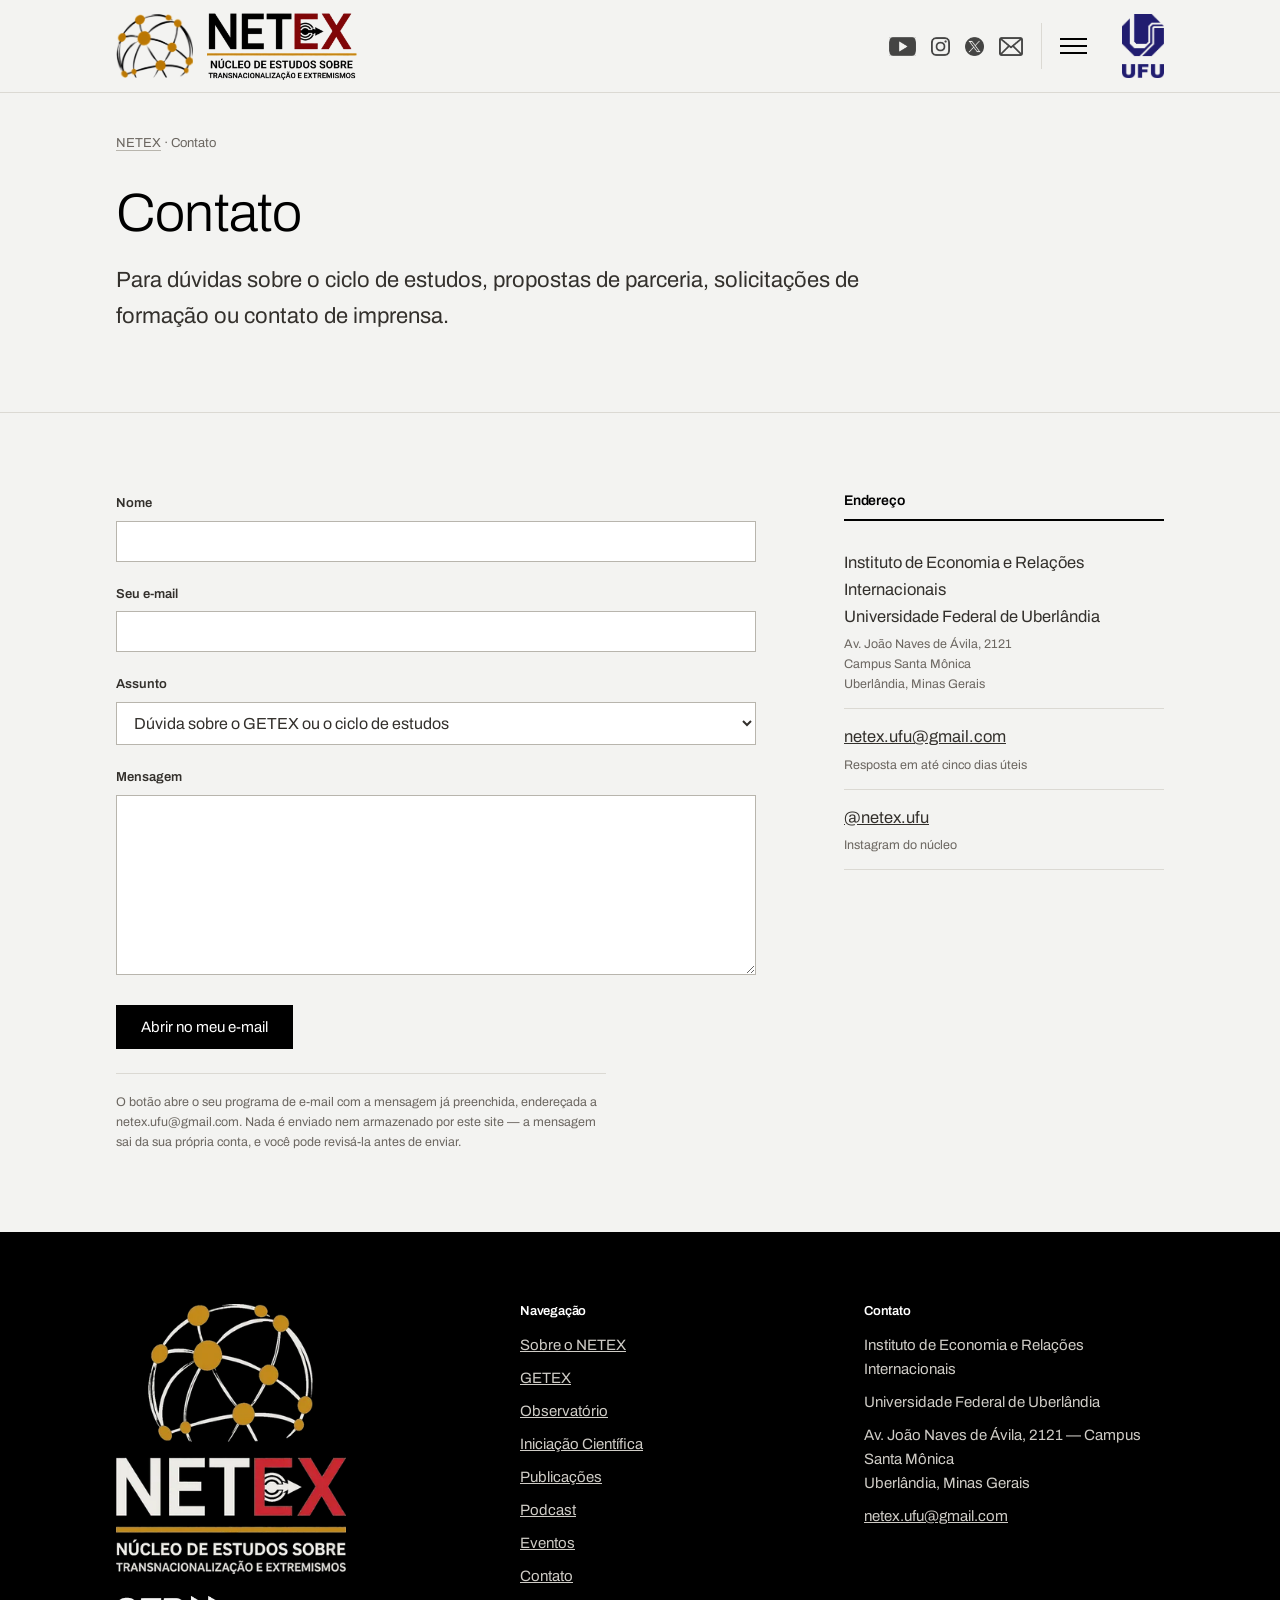
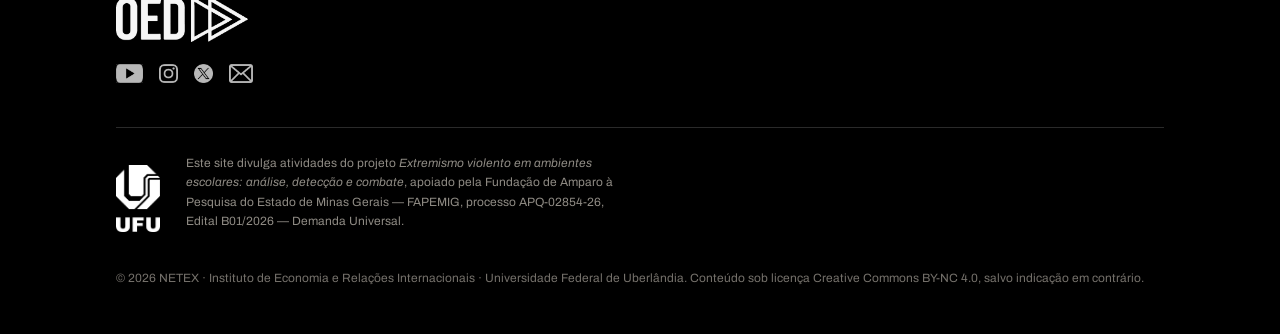
<file: contato.html>
<!DOCTYPE html>
<html lang="pt-BR">
<head>
<meta charset="utf-8">
<meta name="viewport" content="width=device-width, initial-scale=1">
<title>Contato | NETEX-UFU</title>
<meta name="description" content="Fale com o Núcleo de Estudos sobre Transnacionalização e Extremismos da UFU.">
<link rel="preconnect" href="https://fonts.googleapis.com">
<link rel="preconnect" href="https://fonts.gstatic.com" crossorigin>
<link href="https://fonts.googleapis.com/css2?family=Archivo:ital,wght@0,300;0,400;0,500;0,600;1,400&display=swap" rel="stylesheet">
<link rel="stylesheet" href="estilo.css">
<link rel="icon" href="/favicon.ico" sizes="any">
<link rel="apple-touch-icon" href="/apple-touch-icon.png">
<meta property="og:type" content="website">
<meta property="og:site_name" content="NETEX-UFU">
<meta property="og:locale" content="pt_BR">
<meta property="og:url" content="https://netex-ufu.com.br/contato.html">
<meta property="og:title" content="Contato | NETEX-UFU">
<meta property="og:description" content="Fale com o Núcleo de Estudos sobre Transnacionalização e Extremismos da UFU.">
<meta property="og:image" content="https://netex-ufu.com.br/og-netex.jpg">
<meta property="og:image:width" content="1200">
<meta property="og:image:height" content="630">
<meta property="og:image:alt" content="Logotipo do NETEX: globo formado por arcos e nós conectados, sobre o nome NETEX e a legenda Núcleo de Estudos sobre Transnacionalização e Extremismos.">
<meta name="twitter:card" content="summary_large_image">
<meta name="twitter:title" content="Contato | NETEX-UFU">
<meta name="twitter:description" content="Fale com o Núcleo de Estudos sobre Transnacionalização e Extremismos da UFU.">
<meta name="twitter:image" content="https://netex-ufu.com.br/og-netex.jpg">
<link rel="canonical" href="https://netex-ufu.com.br/contato.html">
</head>
<body>
<a class="pula" href="#conteudo">Ir para o conteúdo</a>

<header class="topo">
  <div class="wrap">
    <a class="marca" href="index.html" aria-label="NETEX — página inicial">
      <span class="simbolo" role="img" aria-hidden="true"></span>
      <span class="logotipo" role="img" aria-label="NETEX — Núcleo de Estudos sobre Transnacionalização e Extremismos"></span>
    </a>
    <div class="dir">
      <div class="sociais">
        <a href="#" aria-label="YouTube do NETEX"><span class="ic-youtube"></span></a>
        <a href="https://www.instagram.com/netex.ufu/" target="_blank" rel="noopener" aria-label="Instagram do NETEX"><span class="ic-instagram"></span></a>
        <a href="#" aria-label="Perfil do NETEX no X"><span class="ic-x"></span></a>
        <a href="mailto:netex.ufu@gmail.com" aria-label="E-mail do NETEX"><span class="ic-email"></span></a>
      </div>
      <span class="divisor" aria-hidden="true"></span>
      <button class="menu-btn" aria-expanded="false" aria-controls="nav" aria-label="Abrir o menu">
        <span></span><span></span><span></span>
      </button>
      <a class="marca-ufu" href="https://www.ufu.br" aria-label="Universidade Federal de Uberlândia">
        <span class="selo-ufu-topo" role="img" aria-hidden="true"></span>
      </a>
    </div>
    <nav class="nav" id="nav">
      <a href="sobre.html">Sobre o NETEX</a>
      <a href="getex.html">GETEX</a>
      <a href="observatorio.html">Observatório</a>
      <span class="nav-grupo">Pesquisa</span>
      <a class="sub" href="iniciacao-cientifica.html">Iniciação Científica</a>
      <a href="publicacoes.html">Publicações</a>
      <a href="podcast.html">Podcast</a>
      <a href="eventos.html">Eventos</a>
      <a href="contato.html" class="ativo" aria-current="page">Contato</a>
      <a class="entrar" href="/membros/">Entrar</a>
    </nav>
  </div>
</header>

<main id="conteudo">
<div class="wrap">
  <p class="trilha"><a href="index.html">NETEX</a> · Contato</p>
</div>

<section class="cabeca">
  <div class="wrap">
    <h1>Contato</h1>
    <p class="deck">Para dúvidas sobre o ciclo de estudos, propostas de parceria, solicitações de
    formação ou contato de imprensa.</p>
  </div>
</section>

<section class="secao" id="formulario">
  <div class="wrap">
    <div class="duas-colunas">
      <div>
        <div class="formulario">
          <div class="campo">
            <label for="nome">Nome</label>
            <input type="text" id="nome" autocomplete="name">
          </div>
          <div class="campo">
            <label for="remetente">Seu e-mail</label>
            <input type="email" id="remetente" autocomplete="email">
          </div>
          <div class="campo">
            <label for="assunto">Assunto</label>
            <select id="assunto">
              <option>Dúvida sobre o GETEX ou o ciclo de estudos</option>
              <option>Solicitação de formação para escola ou instituição</option>
              <option>Proposta de parceria ou pesquisa</option>
              <option>Imprensa</option>
              <option>Outro</option>
            </select>
          </div>
          <div class="campo">
            <label for="mensagem">Mensagem</label>
            <textarea id="mensagem"></textarea>
          </div>
          <button type="button" class="botao-escuro" id="enviar">Abrir no meu e-mail</button>
          <p class="privacidade">O botão abre o seu programa de e-mail com a mensagem já preenchida,
          endereçada a netex.ufu@gmail.com. Nada é enviado nem armazenado por este site — a mensagem sai da sua
          própria conta, e você pode revisá-la antes de enviar.</p>
        </div>
      </div>

      <aside class="lateral">
        <h3>Endereço</h3>
        <div class="agenda-item">
          <span class="oque">Instituto de Economia e Relações Internacionais<br>
          Universidade Federal de Uberlândia</span>
          <span class="onde">Av. João Naves de Ávila, 2121<br>Campus Santa Mônica<br>
          Uberlândia, Minas Gerais</span>
        </div>
        <div class="agenda-item">
          <span class="oque"><a href="mailto:netex.ufu@gmail.com">netex.ufu@gmail.com</a></span>
          <span class="onde">Resposta em até cinco dias úteis</span>
        </div>
        <div class="agenda-item">
          <span class="oque"><a href="https://www.instagram.com/netex.ufu/" target="_blank" rel="noopener">@netex.ufu</a></span>
          <span class="onde">Instagram do núcleo</span>
        </div>
      </aside>
    </div>
  </div>
</section>
</main>

<footer class="rodape" id="contato-rodape">
  <div class="wrap">
    <div class="rodape-grade">
      <div>
        <span class="logo-negativo" role="img" aria-label="NETEX — Núcleo de Estudos sobre Transnacionalização e Extremismos"></span>
        <a href="https://www.oedbrasil.com.br" target="_blank" rel="noopener"
           aria-label="Observatório da Extrema Direita"><span class="oed-rodape" role="img"></span></a>
        <div class="sociais-rodape">
          <a href="#" aria-label="YouTube"><span class="ic-youtube"></span></a>
          <a href="https://www.instagram.com/netex.ufu/" target="_blank" rel="noopener" aria-label="Instagram"><span class="ic-instagram"></span></a>
          <a href="#" aria-label="X"><span class="ic-x"></span></a>
          <a href="mailto:netex.ufu@gmail.com" aria-label="E-mail"><span class="ic-email"></span></a>
        </div>
      </div>
      <div>
        <h3>Navegação</h3>
        <ul>
          <li><a href="sobre.html">Sobre o NETEX</a></li>
          <li><a href="getex.html">GETEX</a></li>
          <li><a href="observatorio.html">Observatório</a></li>
          <li><a href="iniciacao-cientifica.html">Iniciação Científica</a></li>
          <li><a href="publicacoes.html">Publicações</a></li>
          <li><a href="podcast.html">Podcast</a></li>
          <li><a href="eventos.html">Eventos</a></li>
          <li><a href="contato.html">Contato</a></li>
        </ul>
      </div>
      <div>
        <h3>Contato</h3>
        <ul>
          <li>Instituto de Economia e Relações Internacionais</li>
          <li>Universidade Federal de Uberlândia</li>
          <li>Av. João Naves de Ávila, 2121 — Campus Santa Mônica<br>Uberlândia, Minas Gerais</li>
          <li><a href="mailto:netex.ufu@gmail.com">netex.ufu@gmail.com</a></li>
        </ul>
      </div>
    </div>
    <div class="selos">
      <span class="selo-ufu" role="img" aria-label="Universidade Federal de Uberlândia"></span>
      <p class="fomento">Este site divulga atividades do projeto <em>Extremismo violento em ambientes
      escolares: análise, detecção e combate</em>, apoiado pela Fundação de Amparo à Pesquisa do Estado
      de Minas Gerais — FAPEMIG, processo APQ-02854-26, Edital B01/2026 — Demanda Universal.</p>
    </div>
    <p class="legal">© 2026 NETEX · Instituto de Economia e Relações Internacionais · Universidade
    Federal de Uberlândia. Conteúdo sob licença Creative Commons BY-NC 4.0, salvo indicação em
    contrário.</p>
  </div>
</footer>

<script>
/* Menu suspenso. Fecha ao escolher um item, ao clicar fora ou com Esc. */
(function(){
  var b=document.querySelector('.menu-btn'), n=document.getElementById('nav');
  if(!b) return;
  function fechar(){ n.classList.remove('aberta'); b.classList.remove('aberto');
    b.setAttribute('aria-expanded','false'); b.setAttribute('aria-label','Abrir o menu'); }
  b.addEventListener('click',function(e){ e.stopPropagation();
    var aberta=n.classList.toggle('aberta');
    b.classList.toggle('aberto',aberta);
    b.setAttribute('aria-expanded',aberta);
    b.setAttribute('aria-label',aberta?'Fechar o menu':'Abrir o menu'); });
  n.addEventListener('click',function(e){ if(e.target.tagName==='A') fechar(); });
  document.addEventListener('click',function(e){ if(!n.contains(e.target)) fechar(); });
  document.addEventListener('keydown',function(e){ if(e.key==='Escape') fechar(); });
})();
</script>
<script>
/* Monta uma mensagem e abre o programa de e-mail do usuário. */
(function(){
  var b=document.getElementById('enviar'); if(!b) return;
  b.addEventListener('click',function(){
    var v=function(id){ return (document.getElementById(id).value||'').trim(); };
    if(!v('mensagem')){ document.getElementById('mensagem').focus(); return; }
    var corpo='Nome: '+v('nome')+'\nE-mail: '+v('remetente')+'\n\n'+v('mensagem');
    window.location.href='mailto:netex.ufu@gmail.com'
      +'?subject='+encodeURIComponent('[Site NETEX] '+v('assunto'))
      +'&body='+encodeURIComponent(corpo);
  });
})();
</script>
</body>
</html>
</file>
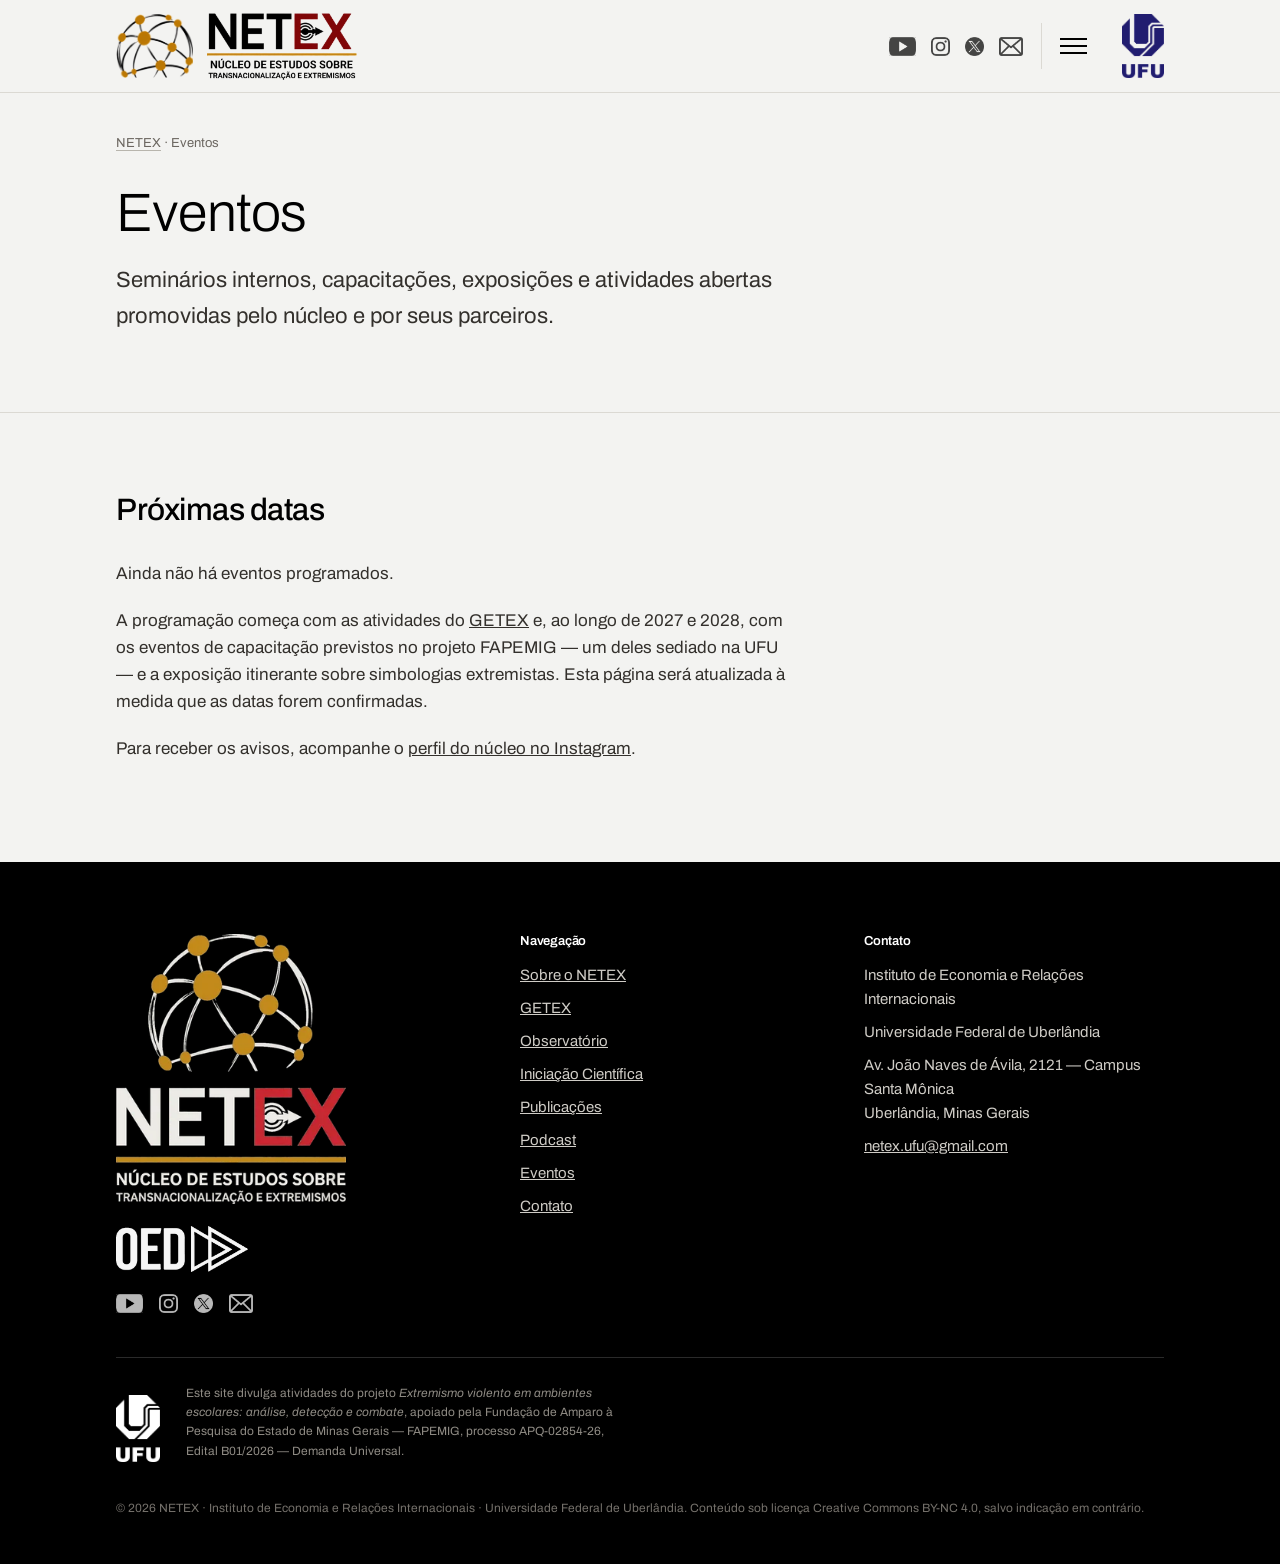
<file: eventos.html>
<!DOCTYPE html>
<html lang="pt-BR">
<head>
<meta charset="utf-8">
<meta name="viewport" content="width=device-width, initial-scale=1">
<title>Eventos | NETEX-UFU</title>
<meta name="description" content="Seminários, capacitações, exposições e demais atividades promovidas pelo NETEX.">
<link rel="preconnect" href="https://fonts.googleapis.com">
<link rel="preconnect" href="https://fonts.gstatic.com" crossorigin>
<link href="https://fonts.googleapis.com/css2?family=Archivo:ital,wght@0,300;0,400;0,500;0,600;1,400&display=swap" rel="stylesheet">
<link rel="stylesheet" href="estilo.css">
<link rel="icon" href="/favicon.ico" sizes="any">
<link rel="apple-touch-icon" href="/apple-touch-icon.png">
<meta property="og:type" content="website">
<meta property="og:site_name" content="NETEX-UFU">
<meta property="og:locale" content="pt_BR">
<meta property="og:url" content="https://netex-ufu.com.br/eventos.html">
<meta property="og:title" content="Eventos | NETEX-UFU">
<meta property="og:description" content="Seminários, capacitações, exposições e demais atividades promovidas pelo NETEX.">
<meta property="og:image" content="https://netex-ufu.com.br/og-netex.jpg">
<meta property="og:image:width" content="1200">
<meta property="og:image:height" content="630">
<meta property="og:image:alt" content="Logotipo do NETEX: globo formado por arcos e nós conectados, sobre o nome NETEX e a legenda Núcleo de Estudos sobre Transnacionalização e Extremismos.">
<meta name="twitter:card" content="summary_large_image">
<meta name="twitter:title" content="Eventos | NETEX-UFU">
<meta name="twitter:description" content="Seminários, capacitações, exposições e demais atividades promovidas pelo NETEX.">
<meta name="twitter:image" content="https://netex-ufu.com.br/og-netex.jpg">
<link rel="canonical" href="https://netex-ufu.com.br/eventos.html">
</head>
<body>
<a class="pula" href="#conteudo">Ir para o conteúdo</a>

<header class="topo">
  <div class="wrap">
    <a class="marca" href="index.html" aria-label="NETEX — página inicial">
      <span class="simbolo" role="img" aria-hidden="true"></span>
      <span class="logotipo" role="img" aria-label="NETEX — Núcleo de Estudos sobre Transnacionalização e Extremismos"></span>
    </a>
    <div class="dir">
      <div class="sociais">
        <a href="#" aria-label="YouTube do NETEX"><span class="ic-youtube"></span></a>
        <a href="https://www.instagram.com/netex.ufu/" target="_blank" rel="noopener" aria-label="Instagram do NETEX"><span class="ic-instagram"></span></a>
        <a href="#" aria-label="Perfil do NETEX no X"><span class="ic-x"></span></a>
        <a href="mailto:netex.ufu@gmail.com" aria-label="E-mail do NETEX"><span class="ic-email"></span></a>
      </div>
      <span class="divisor" aria-hidden="true"></span>
      <button class="menu-btn" aria-expanded="false" aria-controls="nav" aria-label="Abrir o menu">
        <span></span><span></span><span></span>
      </button>
      <a class="marca-ufu" href="https://www.ufu.br" aria-label="Universidade Federal de Uberlândia">
        <span class="selo-ufu-topo" role="img" aria-hidden="true"></span>
      </a>
    </div>
    <nav class="nav" id="nav">
      <a href="sobre.html">Sobre o NETEX</a>
      <a href="getex.html">GETEX</a>
      <a href="observatorio.html">Observatório</a>
      <span class="nav-grupo">Pesquisa</span>
      <a class="sub" href="iniciacao-cientifica.html">Iniciação Científica</a>
      <a href="publicacoes.html">Publicações</a>
      <a href="podcast.html">Podcast</a>
      <a href="eventos.html" class="ativo" aria-current="page">Eventos</a>
      <a href="contato.html">Contato</a>
      <a class="entrar" href="/membros/">Entrar</a>
    </nav>
  </div>
</header>

<main id="conteudo">
<div class="wrap">
  <p class="trilha"><a href="index.html">NETEX</a> · Eventos</p>
</div>

<section class="cabeca">
  <div class="wrap">
    <h1>Eventos</h1>
    <p class="deck">Seminários internos, capacitações, exposições e atividades abertas promovidas
    pelo núcleo e por seus parceiros.</p>
  </div>
</section>

<section class="secao" id="proximos">
  <div class="wrap">
    <div class="secao-topo"><h2>Próximas datas</h2></div>
    <div class="prosa">
      <p>Ainda não há eventos programados.</p>
      <p>A programação começa com as atividades do <a href="getex.html">GETEX</a> e, ao longo de 2027
      e 2028, com os eventos de capacitação previstos no projeto FAPEMIG — um deles sediado na UFU —
      e a exposição itinerante sobre simbologias extremistas. Esta página será atualizada à medida
      que as datas forem confirmadas.</p>
      <p>Para receber os avisos, acompanhe o
      <a href="https://www.instagram.com/netex.ufu/" target="_blank" rel="noopener">perfil do núcleo
      no Instagram</a>.</p>
    </div>
  </div>
</section>
</main>

<footer class="rodape" id="contato-rodape">
  <div class="wrap">
    <div class="rodape-grade">
      <div>
        <span class="logo-negativo" role="img" aria-label="NETEX — Núcleo de Estudos sobre Transnacionalização e Extremismos"></span>
        <a href="https://www.oedbrasil.com.br" target="_blank" rel="noopener"
           aria-label="Observatório da Extrema Direita"><span class="oed-rodape" role="img"></span></a>
        <div class="sociais-rodape">
          <a href="#" aria-label="YouTube"><span class="ic-youtube"></span></a>
          <a href="https://www.instagram.com/netex.ufu/" target="_blank" rel="noopener" aria-label="Instagram"><span class="ic-instagram"></span></a>
          <a href="#" aria-label="X"><span class="ic-x"></span></a>
          <a href="mailto:netex.ufu@gmail.com" aria-label="E-mail"><span class="ic-email"></span></a>
        </div>
      </div>
      <div>
        <h3>Navegação</h3>
        <ul>
          <li><a href="sobre.html">Sobre o NETEX</a></li>
          <li><a href="getex.html">GETEX</a></li>
          <li><a href="observatorio.html">Observatório</a></li>
          <li><a href="iniciacao-cientifica.html">Iniciação Científica</a></li>
          <li><a href="publicacoes.html">Publicações</a></li>
          <li><a href="podcast.html">Podcast</a></li>
          <li><a href="eventos.html">Eventos</a></li>
          <li><a href="contato.html">Contato</a></li>
        </ul>
      </div>
      <div>
        <h3>Contato</h3>
        <ul>
          <li>Instituto de Economia e Relações Internacionais</li>
          <li>Universidade Federal de Uberlândia</li>
          <li>Av. João Naves de Ávila, 2121 — Campus Santa Mônica<br>Uberlândia, Minas Gerais</li>
          <li><a href="mailto:netex.ufu@gmail.com">netex.ufu@gmail.com</a></li>
        </ul>
      </div>
    </div>
    <div class="selos">
      <span class="selo-ufu" role="img" aria-label="Universidade Federal de Uberlândia"></span>
      <p class="fomento">Este site divulga atividades do projeto <em>Extremismo violento em ambientes
      escolares: análise, detecção e combate</em>, apoiado pela Fundação de Amparo à Pesquisa do Estado
      de Minas Gerais — FAPEMIG, processo APQ-02854-26, Edital B01/2026 — Demanda Universal.</p>
    </div>
    <p class="legal">© 2026 NETEX · Instituto de Economia e Relações Internacionais · Universidade
    Federal de Uberlândia. Conteúdo sob licença Creative Commons BY-NC 4.0, salvo indicação em
    contrário.</p>
  </div>
</footer>

<script>
/* Menu suspenso. Fecha ao escolher um item, ao clicar fora ou com Esc. */
(function(){
  var b=document.querySelector('.menu-btn'), n=document.getElementById('nav');
  if(!b) return;
  function fechar(){ n.classList.remove('aberta'); b.classList.remove('aberto');
    b.setAttribute('aria-expanded','false'); b.setAttribute('aria-label','Abrir o menu'); }
  b.addEventListener('click',function(e){ e.stopPropagation();
    var aberta=n.classList.toggle('aberta');
    b.classList.toggle('aberto',aberta);
    b.setAttribute('aria-expanded',aberta);
    b.setAttribute('aria-label',aberta?'Fechar o menu':'Abrir o menu'); });
  n.addEventListener('click',function(e){ if(e.target.tagName==='A') fechar(); });
  document.addEventListener('click',function(e){ if(!n.contains(e.target)) fechar(); });
  document.addEventListener('keydown',function(e){ if(e.key==='Escape') fechar(); });
})();
</script>

</body>
</html>
</file>
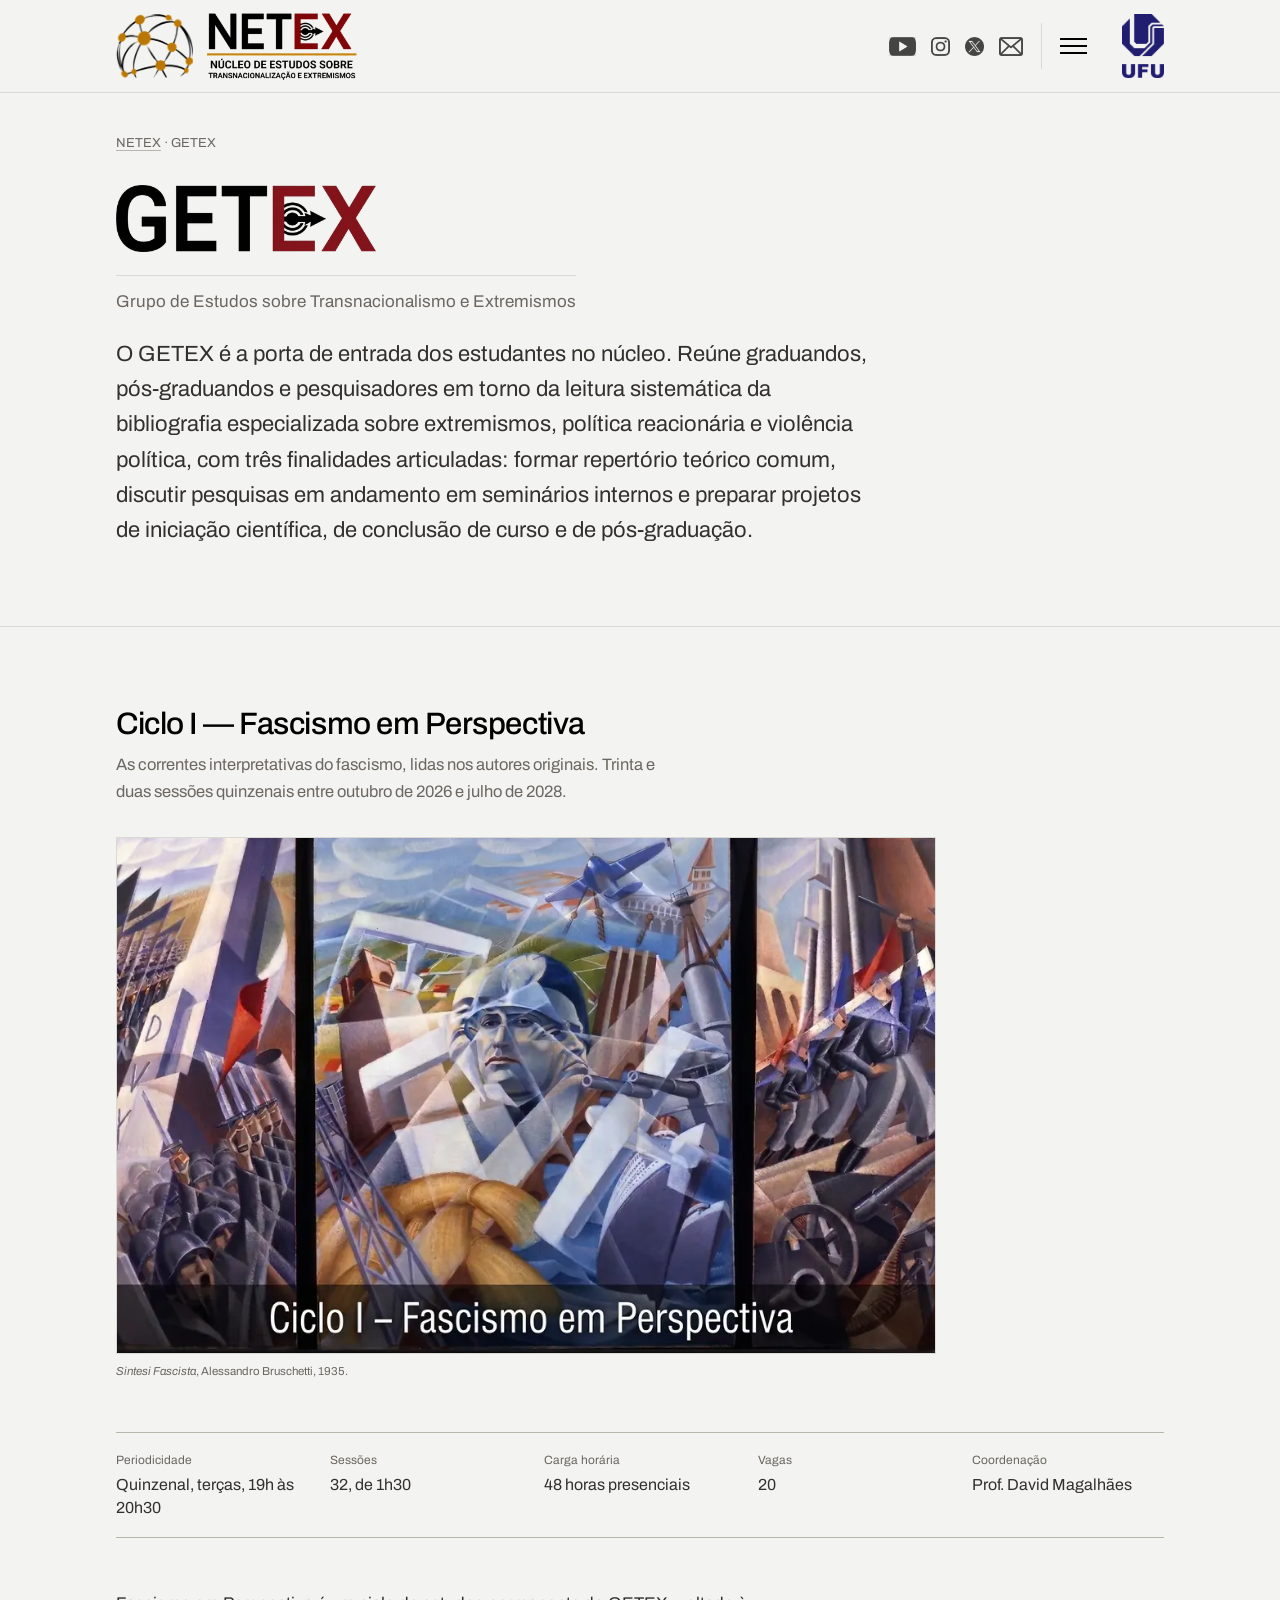
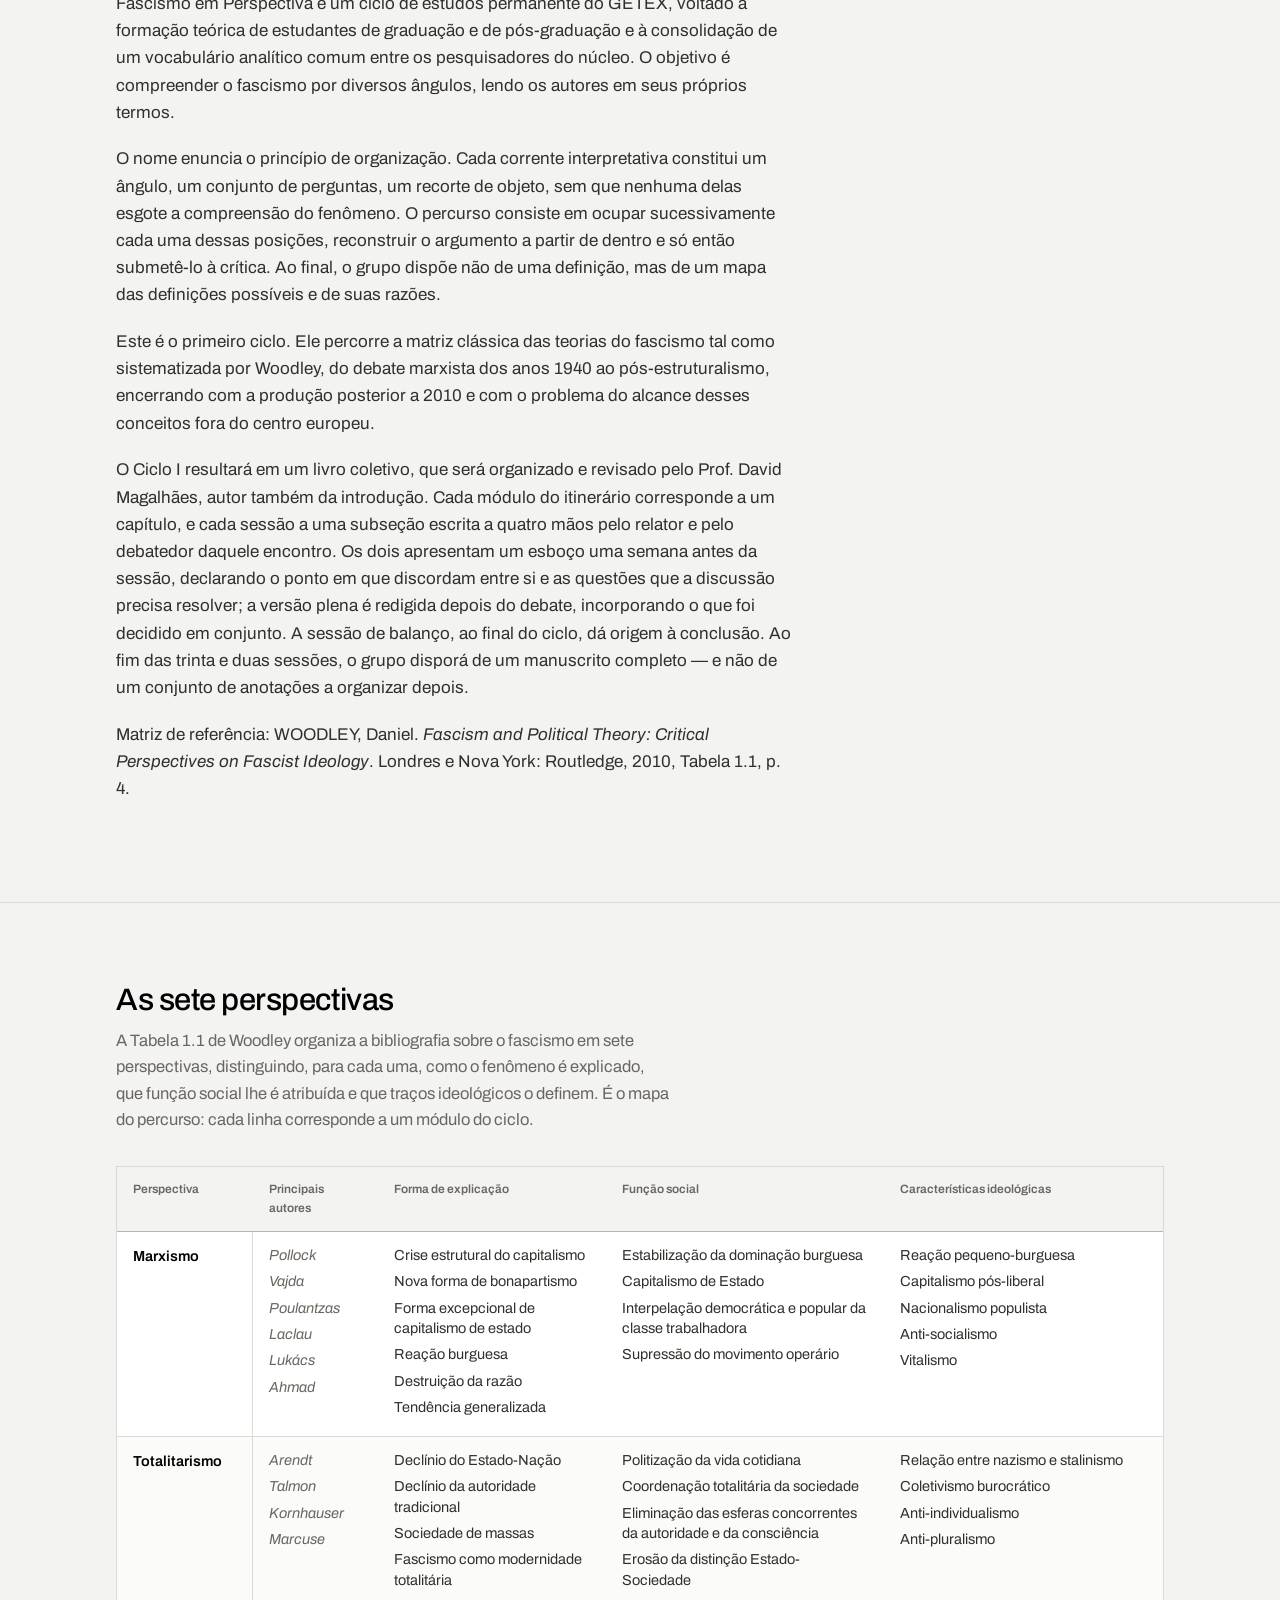
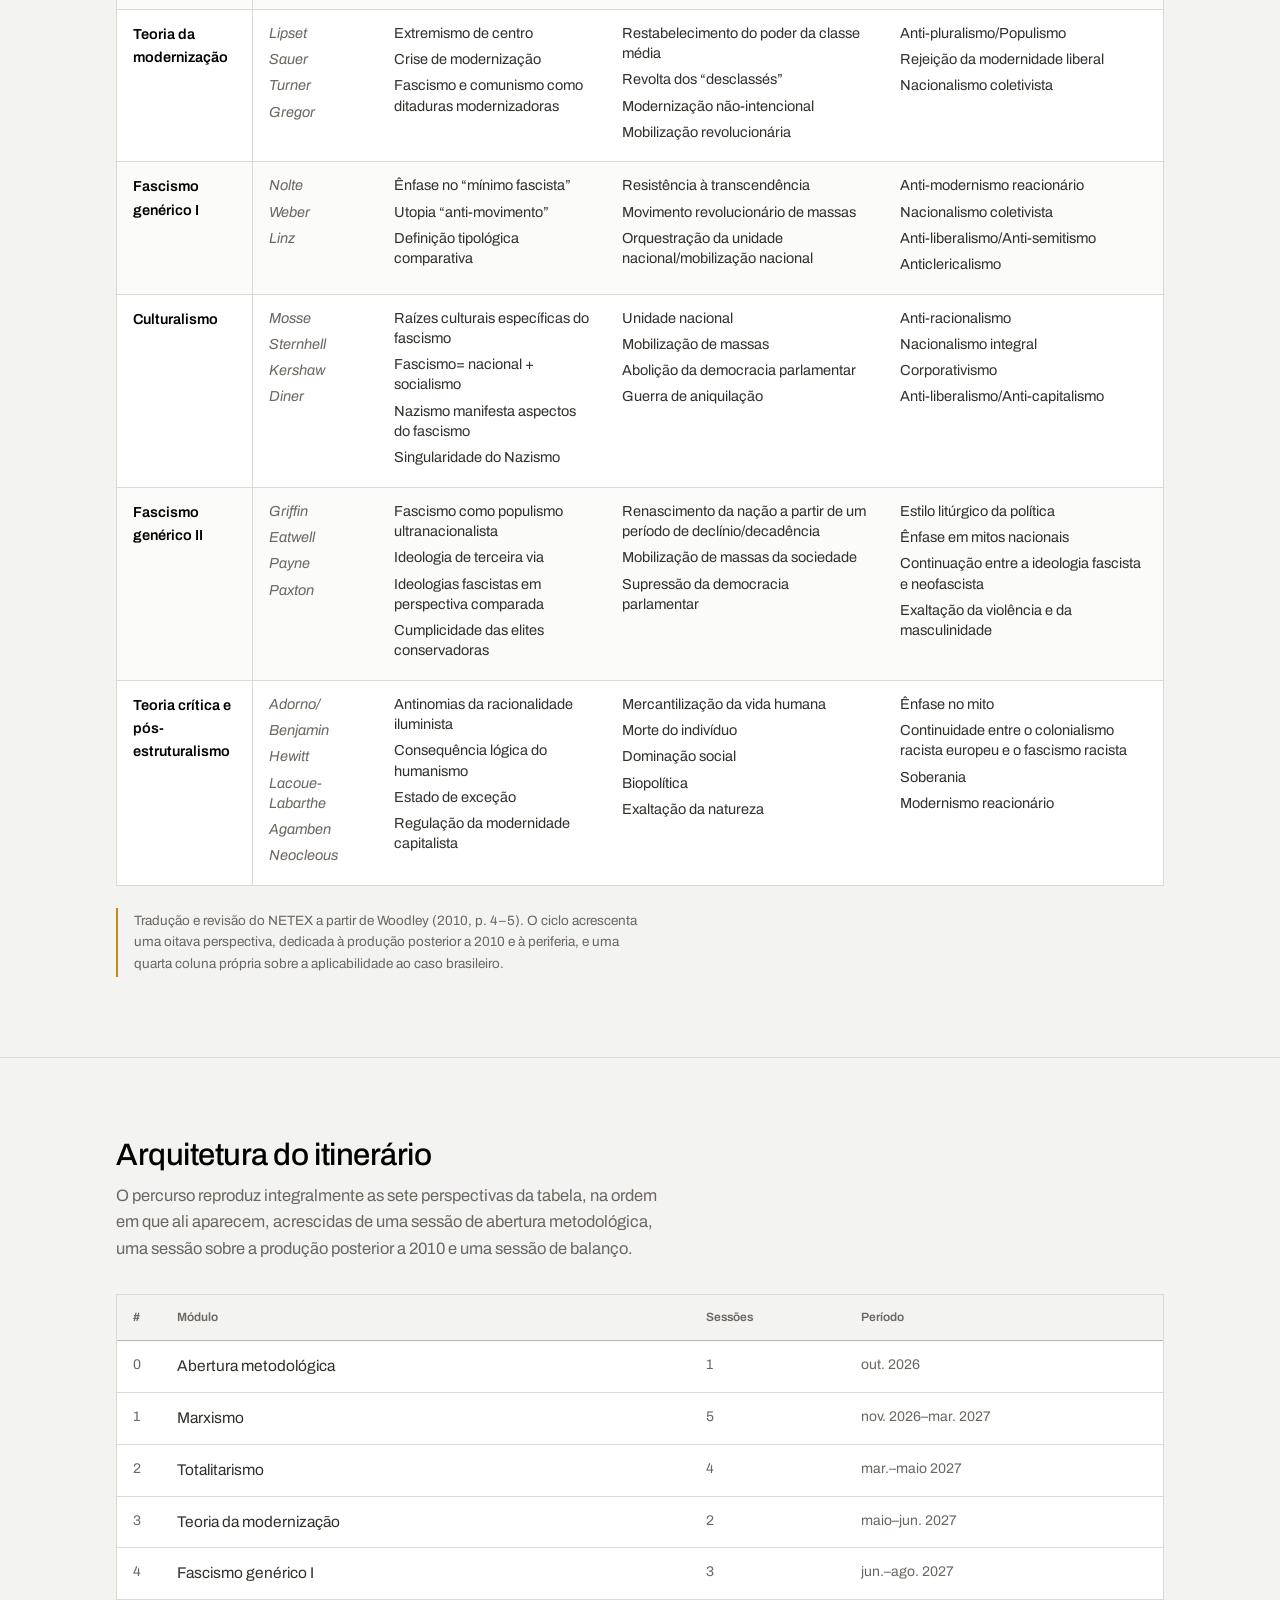
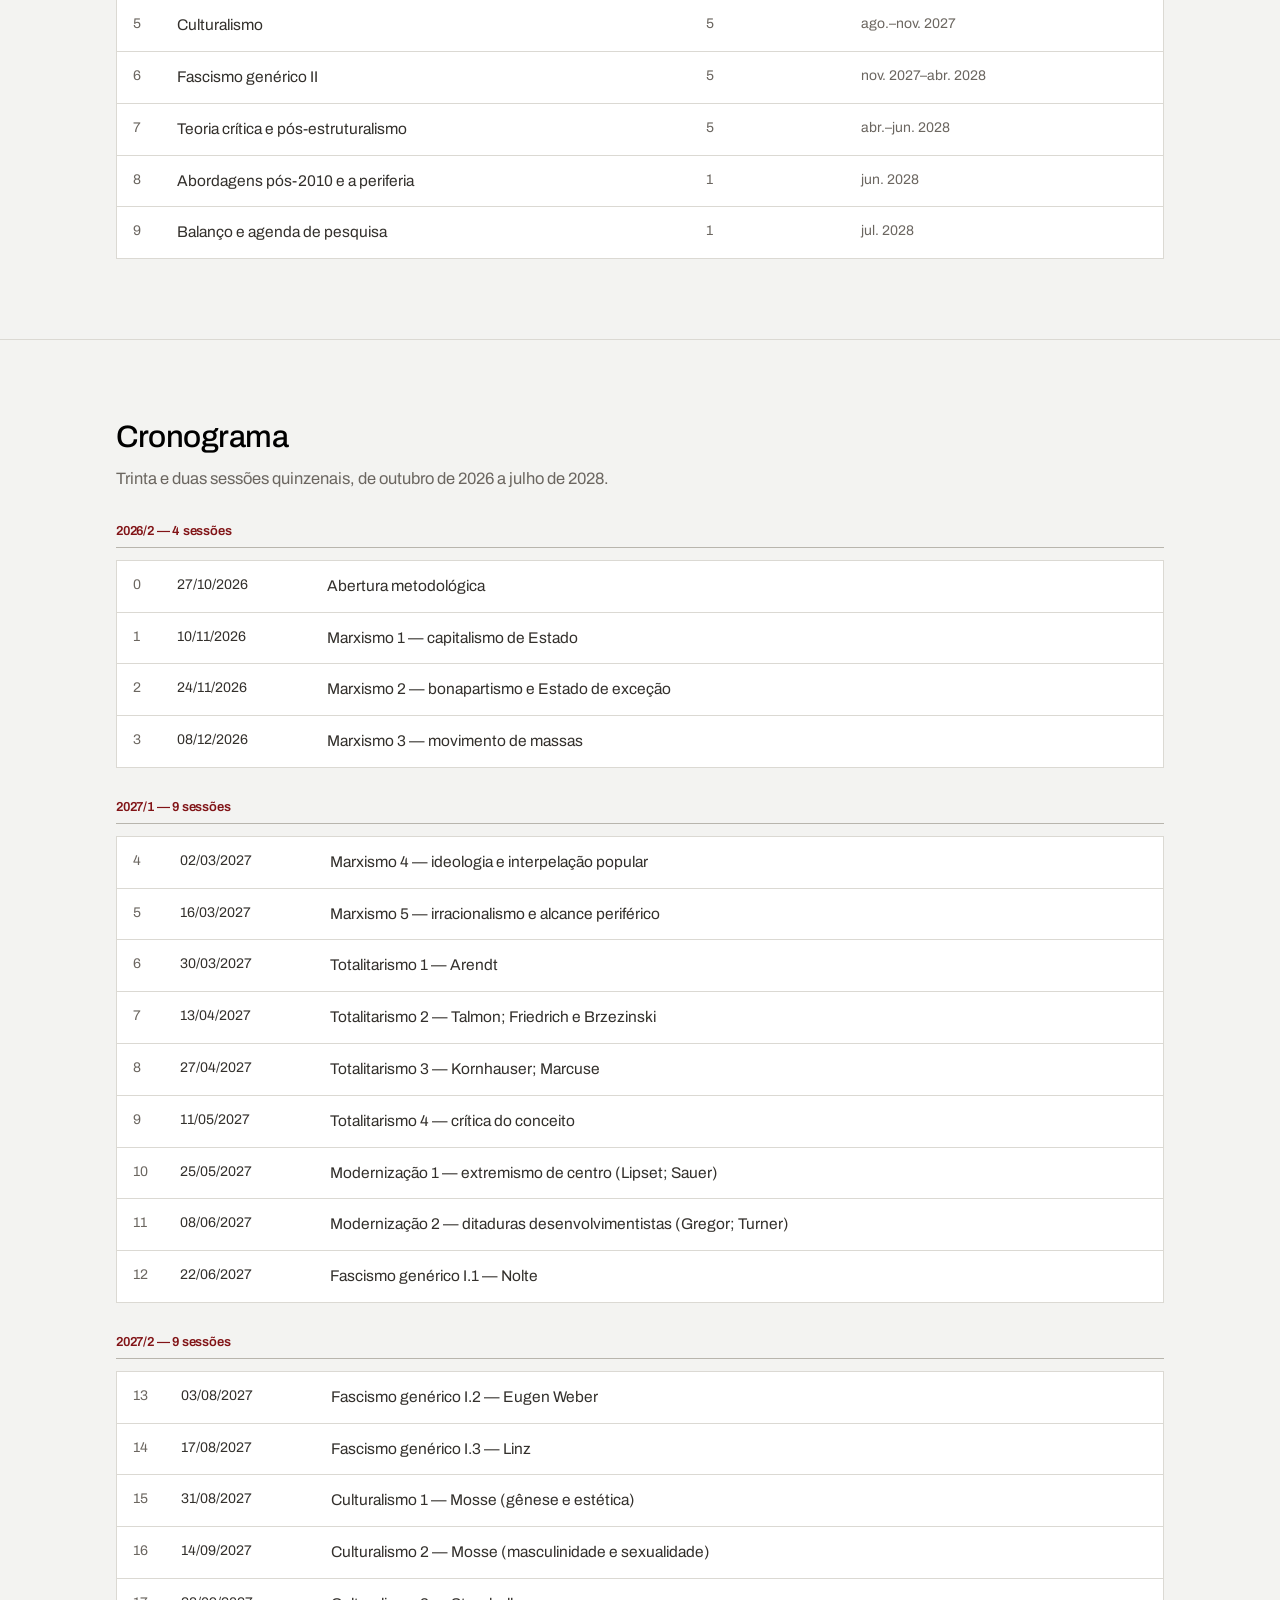
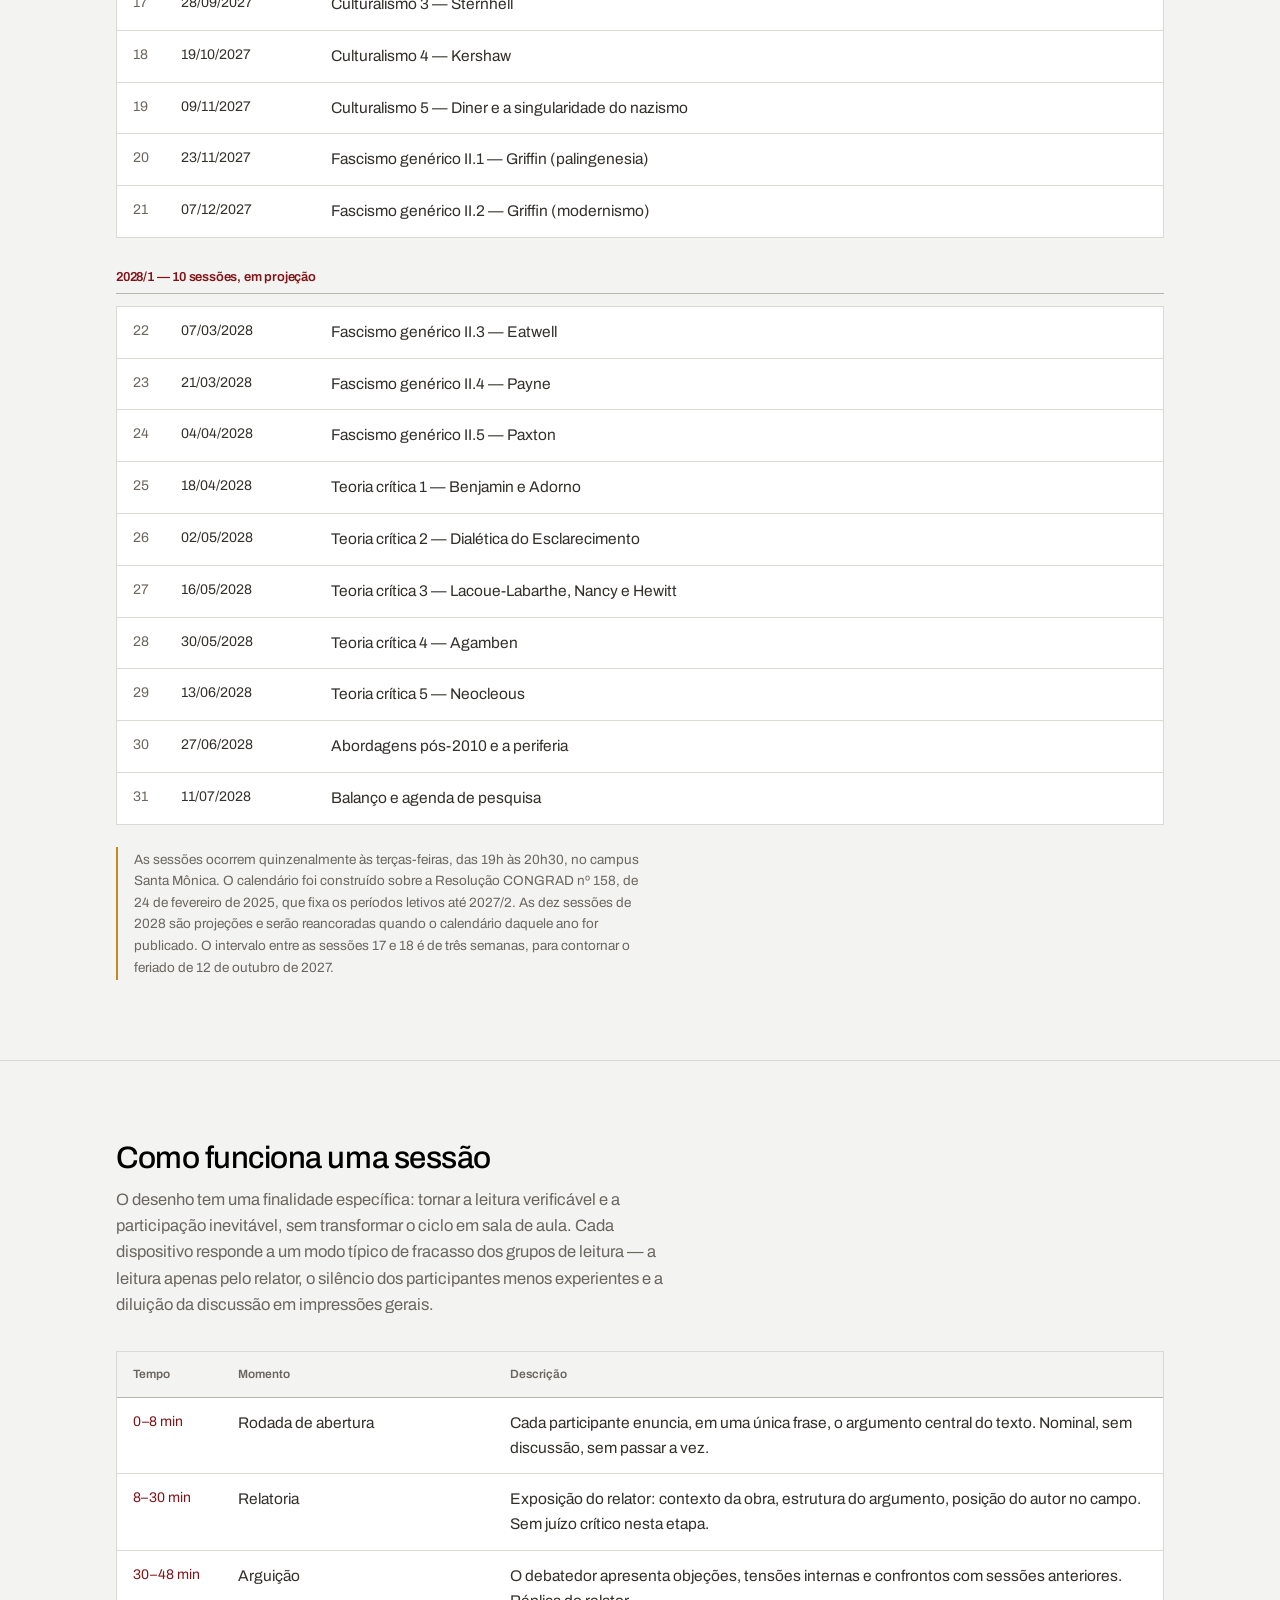
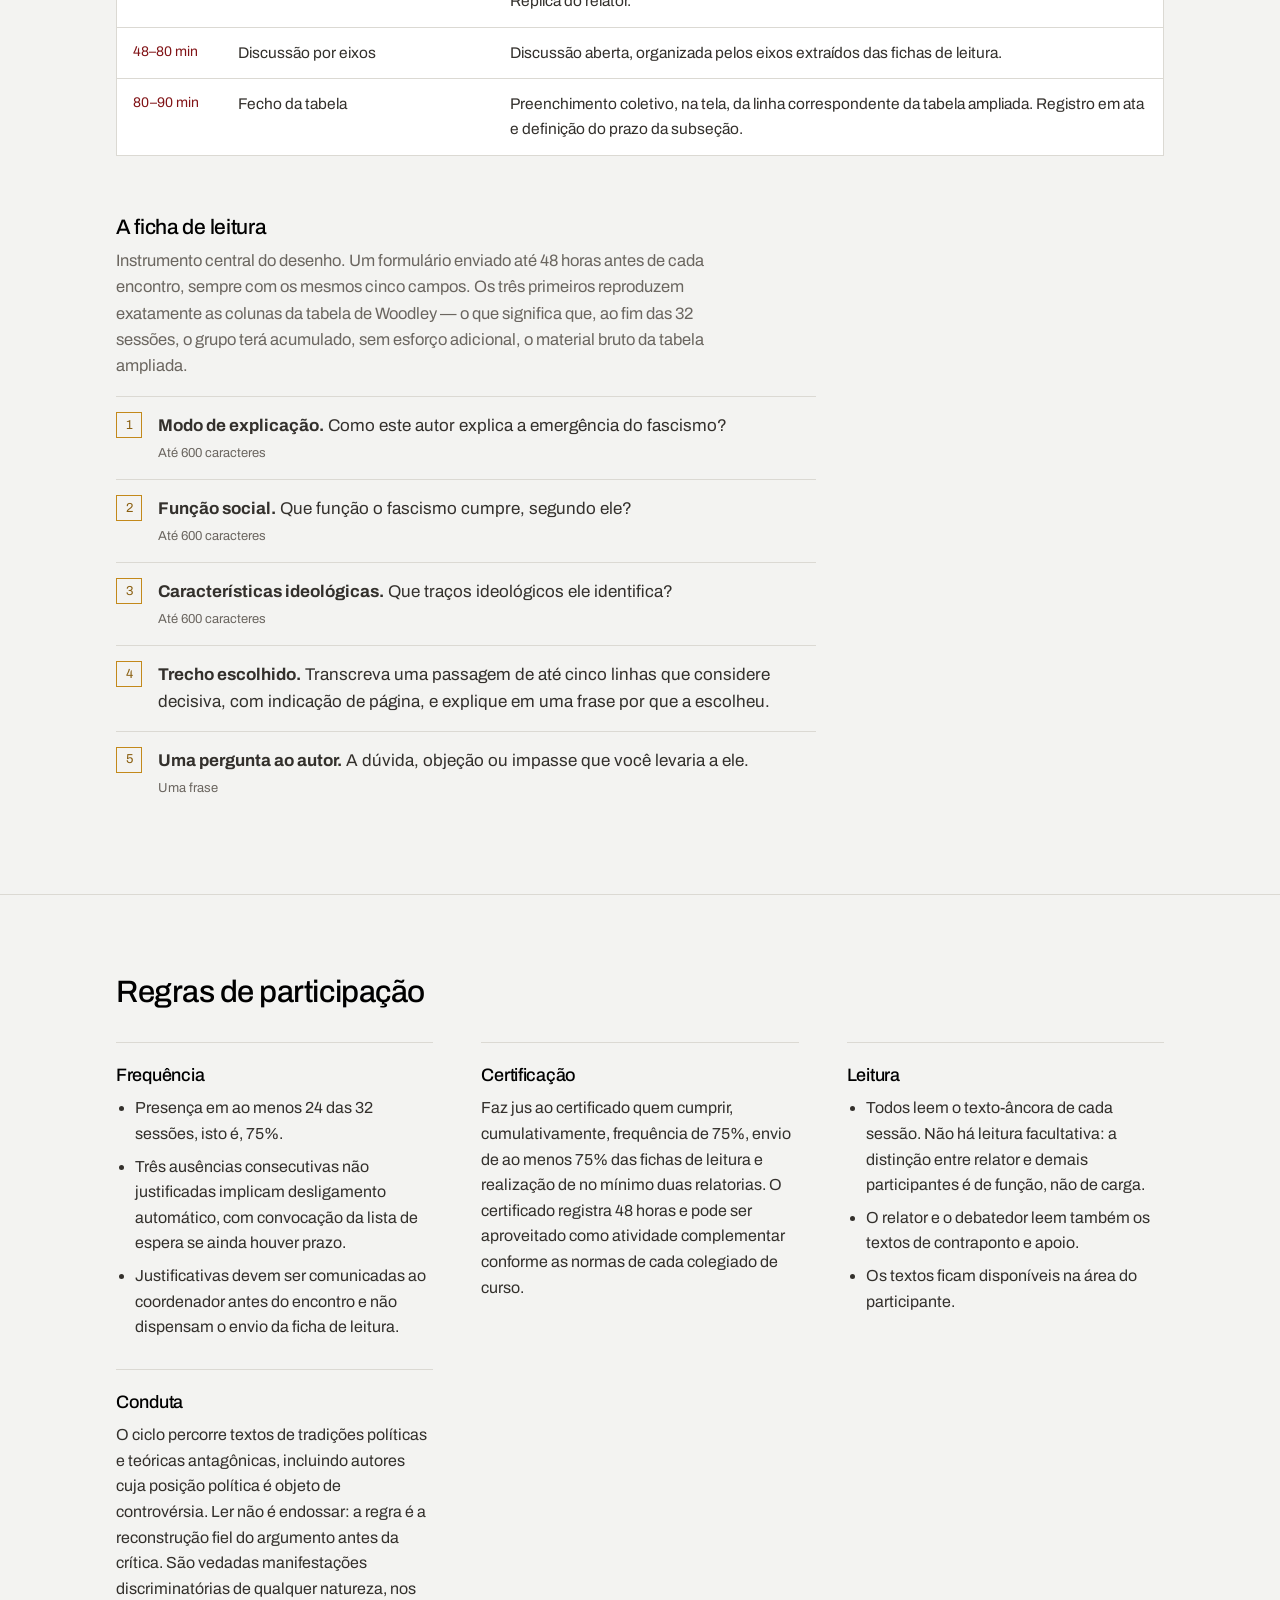
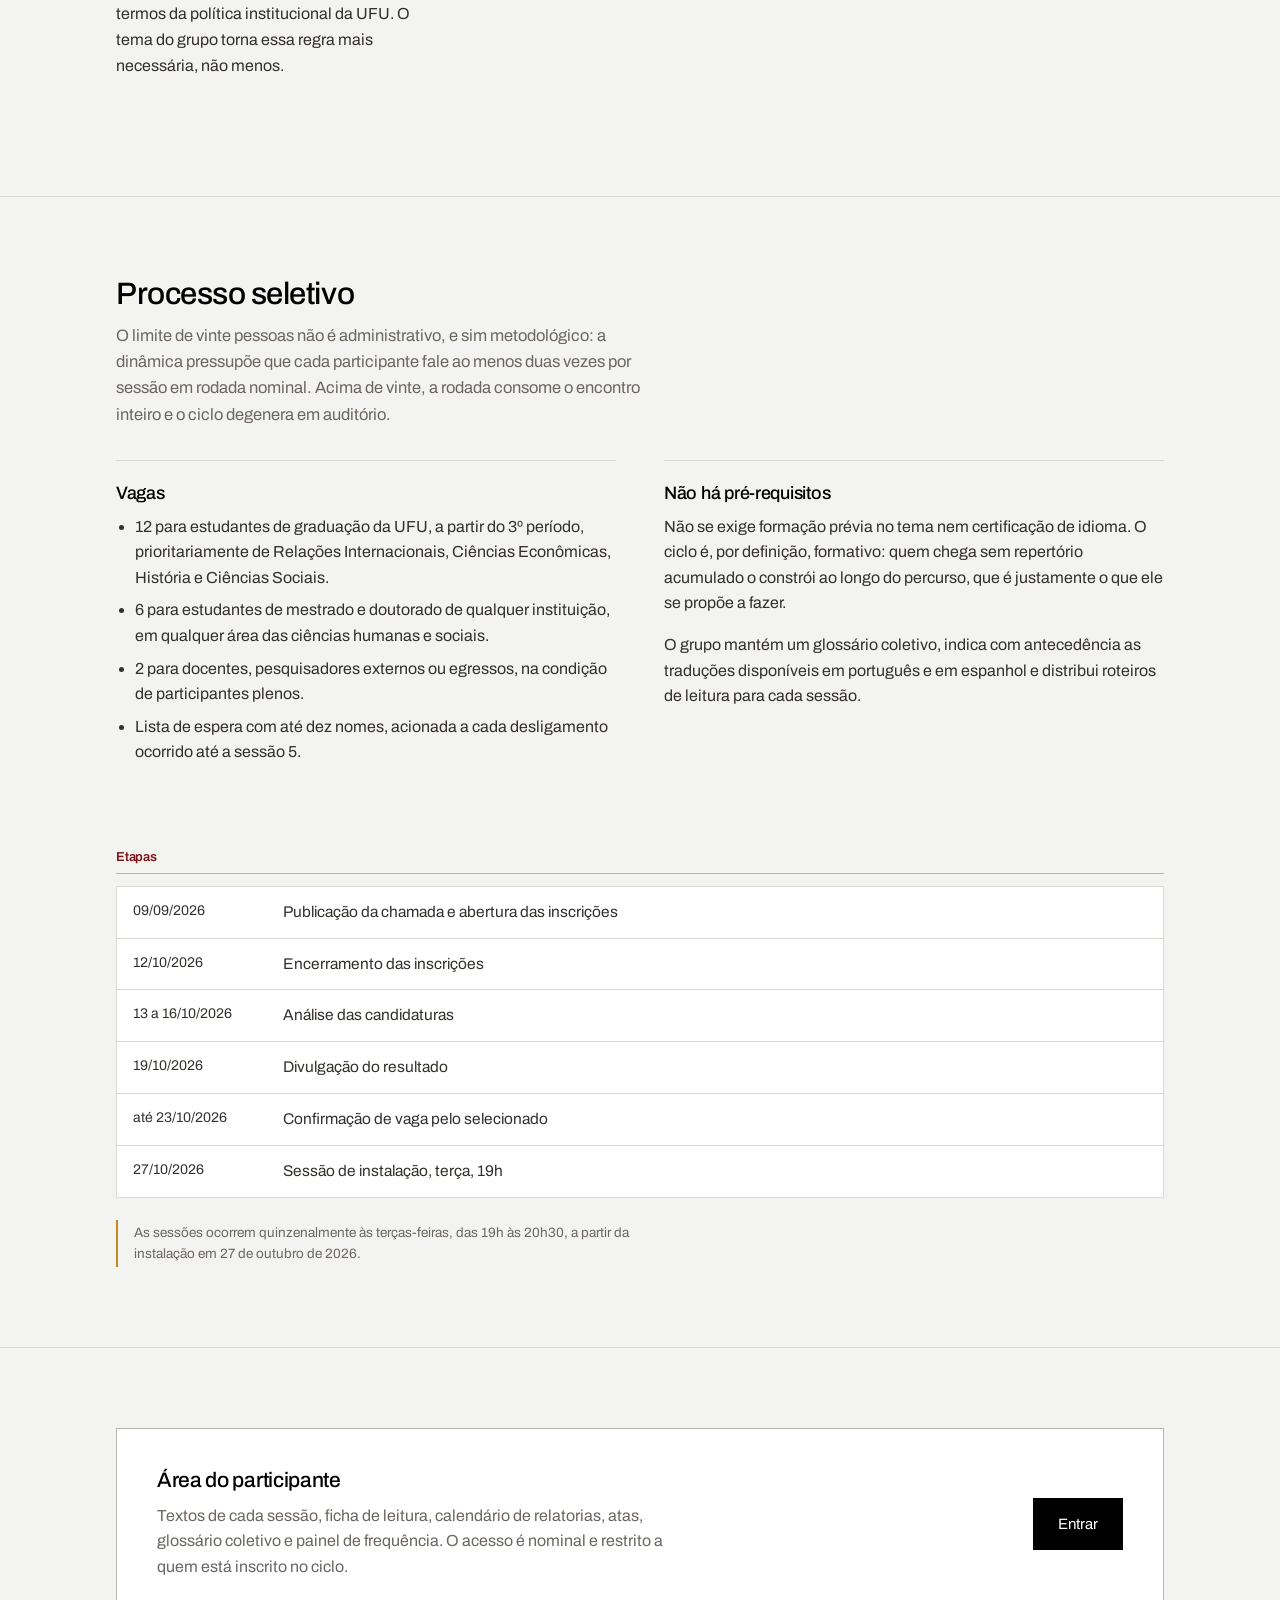
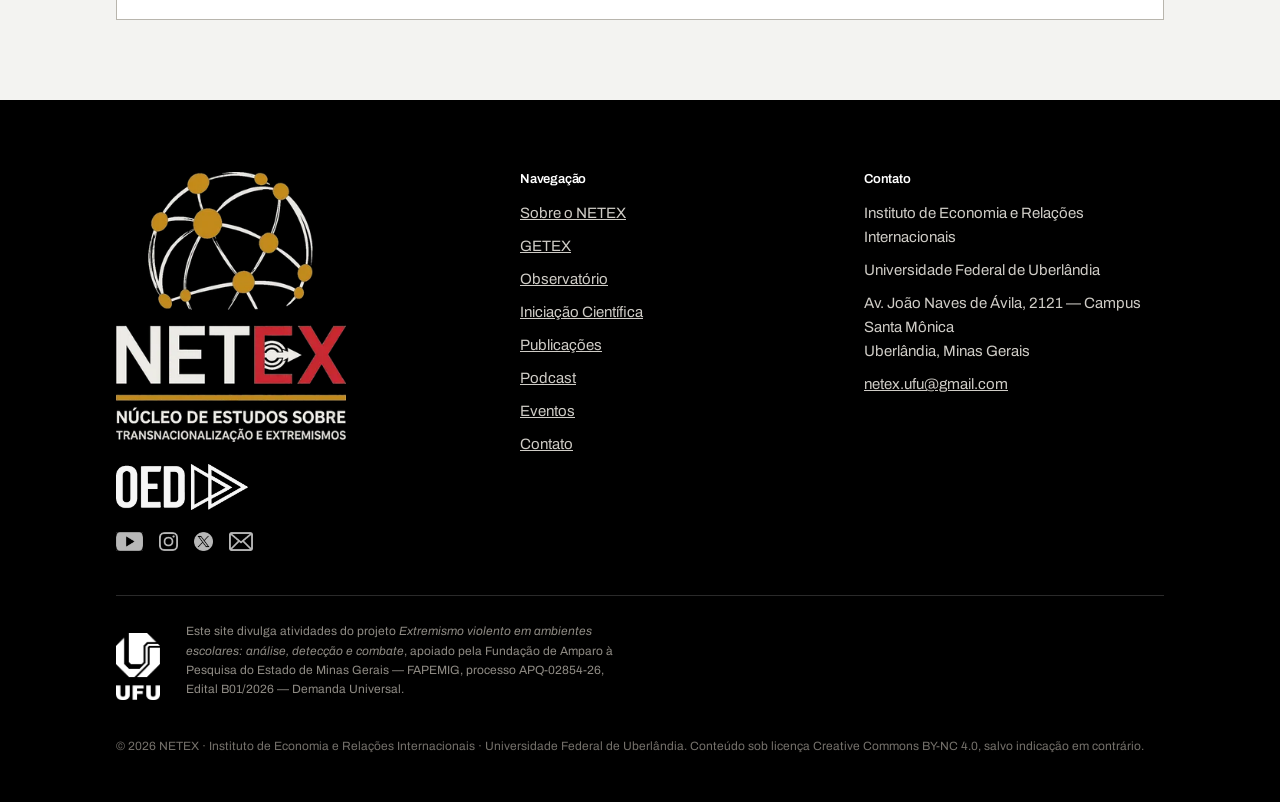
<file: getex.html>
<!DOCTYPE html>
<html lang="pt-BR">
<head>
<meta charset="utf-8">
<meta name="viewport" content="width=device-width, initial-scale=1">
<title>GETEX — Grupo de Estudos sobre Transnacionalismo e Extremismos | NETEX-UFU</title>
<meta name="description" content="Grupo de estudos do NETEX, porta de entrada dos estudantes no núcleo. Primeira atividade: o ciclo Fascismo em Perspectiva, com trinta e duas sessões entre 2026 e 2028.">
<link rel="preconnect" href="https://fonts.googleapis.com">
<link rel="preconnect" href="https://fonts.gstatic.com" crossorigin>
<link href="https://fonts.googleapis.com/css2?family=Archivo:ital,wght@0,300;0,400;0,500;0,600;1,400&display=swap" rel="stylesheet">
<link rel="stylesheet" href="estilo.css">
<link rel="icon" href="/favicon.ico" sizes="any">
<link rel="apple-touch-icon" href="/apple-touch-icon.png">
<meta property="og:type" content="website">
<meta property="og:site_name" content="NETEX-UFU">
<meta property="og:locale" content="pt_BR">
<meta property="og:url" content="https://netex-ufu.com.br/getex.html">
<meta property="og:title" content="GETEX — Grupo de Estudos sobre Transnacionalismo e Extremismos | NETEX-UFU">
<meta property="og:description" content="Grupo de estudos do NETEX, porta de entrada dos estudantes no núcleo. Primeira atividade: o ciclo Fascismo em Perspectiva, com trinta e duas sessões entre 2026 e 2028.">
<meta property="og:image" content="https://netex-ufu.com.br/og-netex.jpg">
<meta property="og:image:width" content="1200">
<meta property="og:image:height" content="630">
<meta property="og:image:alt" content="Logotipo do NETEX: globo formado por arcos e nós conectados, sobre o nome NETEX e a legenda Núcleo de Estudos sobre Transnacionalização e Extremismos.">
<meta name="twitter:card" content="summary_large_image">
<meta name="twitter:title" content="GETEX — Grupo de Estudos sobre Transnacionalismo e Extremismos | NETEX-UFU">
<meta name="twitter:description" content="Grupo de estudos do NETEX, porta de entrada dos estudantes no núcleo. Primeira atividade: o ciclo Fascismo em Perspectiva, com trinta e duas sessões entre 2026 e 2028.">
<meta name="twitter:image" content="https://netex-ufu.com.br/og-netex.jpg">
<link rel="canonical" href="https://netex-ufu.com.br/getex.html">
</head>
<body>
<a class="pula" href="#conteudo">Ir para o conteúdo</a>

<header class="topo">
  <div class="wrap">
    <a class="marca" href="index.html" aria-label="NETEX — página inicial">
      <span class="simbolo" role="img" aria-hidden="true"></span>
      <span class="logotipo" role="img" aria-label="NETEX — Núcleo de Estudos sobre Transnacionalização e Extremismos"></span>
    </a>
    <div class="dir">
      <div class="sociais">
        <a href="#" aria-label="YouTube do NETEX"><span class="ic-youtube"></span></a>
        <a href="https://www.instagram.com/netex.ufu/" target="_blank" rel="noopener" aria-label="Instagram do NETEX"><span class="ic-instagram"></span></a>
        <a href="#" aria-label="Perfil do NETEX no X"><span class="ic-x"></span></a>
        <a href="mailto:netex.ufu@gmail.com" aria-label="E-mail do NETEX"><span class="ic-email"></span></a>
      </div>
      <span class="divisor" aria-hidden="true"></span>
      <button class="menu-btn" aria-expanded="false" aria-controls="nav" aria-label="Abrir o menu">
        <span></span><span></span><span></span>
      </button>
      <a class="marca-ufu" href="https://www.ufu.br" aria-label="Universidade Federal de Uberlândia">
        <span class="selo-ufu-topo" role="img" aria-hidden="true"></span>
      </a>
    </div>
    <nav class="nav" id="nav">
      <a href="sobre.html">Sobre o NETEX</a>
      <a href="getex.html" class="ativo" aria-current="page">GETEX</a>
      <a href="observatorio.html">Observatório</a>
      <span class="nav-grupo">Pesquisa</span>
      <a class="sub" href="iniciacao-cientifica.html">Iniciação Científica</a>
      <a href="publicacoes.html">Publicações</a>
      <a href="podcast.html">Podcast</a>
      <a href="eventos.html">Eventos</a>
      <a href="contato.html">Contato</a>
      <a class="entrar" href="/membros/">Entrar</a>
    </nav>
  </div>
</header>

<main id="conteudo">
<div class="wrap">
  <p class="trilha"><a href="index.html">NETEX</a> · GETEX</p>
</div>

<section class="cabeca">
  <div class="wrap">
    <h1 style="margin:0"><span class="marca-pagina m-getex" role="img" aria-label="GETEX"></span></h1>
    <p class="expansao">Grupo de Estudos sobre Transnacionalismo e Extremismos</p>
    <p class="deck">O GETEX é a porta de entrada dos estudantes no núcleo. Reúne graduandos,
    pós-graduandos e pesquisadores em torno da leitura sistemática da bibliografia especializada
    sobre extremismos, política reacionária e violência política, com três finalidades articuladas:
    formar repertório teórico comum, discutir pesquisas em andamento em seminários internos e
    preparar projetos de iniciação científica, de conclusão de curso e de pós-graduação.</p>
  </div>
</section>

<section class="secao" id="ciclo">
  <div class="wrap">
    <div class="secao-topo">
      <h2>Ciclo I — Fascismo em Perspectiva</h2>
      <p>As correntes interpretativas do fascismo, lidas nos autores originais. Trinta e duas sessões
      quinzenais entre outubro de 2026 e julho de 2028.</p>
    </div>
  </div>

  <div class="wrap">
    <figure class="prancha">
      <img src="img/ciclo-capa.webp" alt="Pintura futurista em três painéis: ao centro, o rosto de um soldado de capacete emerge de planos geométricos entrecortados por aviões, chaminés e antenas; nas laterais, colunas de soldados marcham com baionetas e bandeiras.">
      <figcaption><em>Sintesi Fascista</em>, Alessandro Bruschetti, 1935.</figcaption>
    </figure>
  </div>

  <div class="wrap" style="margin-top:clamp(34px,5vw,52px)">
    <dl class="dados" style="border-top:1px solid var(--linha-forte);border-bottom:1px solid var(--linha-forte);padding:18px 0;margin:0">
      <div><dt>Periodicidade</dt><dd>Quinzenal, terças, 19h às 20h30</dd></div>
      <div><dt>Sessões</dt><dd>32, de 1h30</dd></div>
      <div><dt>Carga horária</dt><dd>48 horas presenciais</dd></div>
      <div><dt>Vagas</dt><dd>20</dd></div>
      <div><dt>Coordenação</dt><dd>Prof. David Magalhães</dd></div>
    </dl>
  </div>

  <div class="wrap" style="margin-top:clamp(34px,5vw,52px)">
<div class="prosa">
      <p>Fascismo em Perspectiva é um ciclo de estudos permanente do GETEX, voltado à formação
      teórica de estudantes de graduação e de pós-graduação e à consolidação de um vocabulário
      analítico comum entre os pesquisadores do núcleo. O objetivo é compreender o fascismo por
      diversos ângulos, lendo os autores em seus próprios termos.</p>

      <p>O nome enuncia o princípio de organização. Cada corrente interpretativa constitui um ângulo,
      um conjunto de perguntas, um recorte de objeto, sem que nenhuma delas esgote a compreensão do
      fenômeno. O percurso consiste em ocupar sucessivamente cada uma dessas posições, reconstruir o
      argumento a partir de dentro e só então submetê-lo à crítica. Ao final, o grupo dispõe não de
      uma definição, mas de um mapa das definições possíveis e de suas razões.</p>

      <p>Este é o primeiro ciclo. Ele percorre a matriz clássica das teorias do fascismo tal como
      sistematizada por Woodley, do debate marxista dos anos 1940 ao pós-estruturalismo, encerrando
      com a produção posterior a 2010 e com o problema do alcance desses conceitos fora do centro
      europeu.</p>

      <p>O Ciclo I resultará em um livro coletivo, que será organizado e revisado pelo Prof. David
      Magalhães, autor também da introdução. Cada módulo do itinerário corresponde a um capítulo, e
      cada sessão a uma subseção escrita a quatro mãos pelo relator e pelo debatedor daquele
      encontro. Os dois apresentam um esboço uma semana antes da sessão, declarando o ponto em que
      discordam entre si e as questões que a discussão precisa resolver; a versão plena é redigida
      depois do debate, incorporando o que foi decidido em conjunto. A sessão de balanço, ao final do
      ciclo, dá origem à conclusão. Ao fim das trinta e duas sessões, o grupo disporá de um manuscrito
      completo — e não de um conjunto de anotações a organizar depois.</p>
      <p class="fonte">Matriz de referência: WOODLEY, Daniel. <em>Fascism and Political Theory:
    Critical Perspectives on Fascist Ideology</em>. Londres e Nova York: Routledge, 2010, Tabela 1.1,
    p. 4.</p>
    </div>
  </div>
</section>
<section class="secao" id="tabela">
  <div class="wrap">
    <div class="secao-topo">
      <h2>As sete perspectivas</h2>
      <p>A Tabela 1.1 de Woodley organiza a bibliografia sobre o fascismo em sete perspectivas,
      distinguindo, para cada uma, como o fenômeno é explicado, que função social lhe é atribuída e
      que traços ideológicos o definem. É o mapa do percurso: cada linha corresponde a um módulo do
      ciclo.</p>
    </div>

    <div class="rolagem">
      <table class="woodley">
        <caption class="pula">Abordagens teóricas sobre o fascismo, segundo Woodley (2010)</caption>
        <thead>
          <tr>
            <th scope="col">Perspectiva</th>
            <th scope="col">Principais autores</th>
            <th scope="col">Forma de explicação</th>
            <th scope="col">Função social</th>
            <th scope="col">Características ideológicas</th>
          </tr>
        </thead>
        <tbody>
            <tr>
              <th scope="row">Marxismo</th>
              <td class="autores"><ul><li>Pollock</li><li>Vajda</li><li>Poulantzas</li><li>Laclau</li><li>Lukács</li><li>Ahmad</li></ul></td>
              <td><ul><li>Crise estrutural do capitalismo</li><li>Nova forma de bonapartismo</li><li>Forma excepcional de capitalismo de estado</li><li>Reação burguesa</li><li>Destruição da razão</li><li>Tendência generalizada</li></ul></td><td><ul><li>Estabilização da dominação burguesa</li><li>Capitalismo de Estado</li><li>Interpelação democrática e popular da classe trabalhadora</li><li>Supressão do movimento operário</li></ul></td><td><ul><li>Reação pequeno-burguesa</li><li>Capitalismo pós-liberal</li><li>Nacionalismo populista</li><li>Anti-socialismo</li><li>Vitalismo</li></ul></td>
            </tr>
            <tr>
              <th scope="row">Totalitarismo</th>
              <td class="autores"><ul><li>Arendt</li><li>Talmon</li><li>Kornhauser</li><li>Marcuse</li></ul></td>
              <td><ul><li>Declínio do Estado-Nação</li><li>Declínio da autoridade tradicional</li><li>Sociedade de massas</li><li>Fascismo como modernidade totalitária</li></ul></td><td><ul><li>Politização da vida cotidiana</li><li>Coordenação totalitária da sociedade</li><li>Eliminação das esferas concorrentes da autoridade e da consciência</li><li>Erosão da distinção Estado-Sociedade</li></ul></td><td><ul><li>Relação entre nazismo e stalinismo</li><li>Coletivismo burocrático</li><li>Anti-individualismo</li><li>Anti-pluralismo</li></ul></td>
            </tr>
            <tr>
              <th scope="row">Teoria da modernização</th>
              <td class="autores"><ul><li>Lipset</li><li>Sauer</li><li>Turner</li><li>Gregor</li></ul></td>
              <td><ul><li>Extremismo de centro</li><li>Crise de modernização</li><li>Fascismo e comunismo como ditaduras modernizadoras</li></ul></td><td><ul><li>Restabelecimento do poder da classe média</li><li>Revolta dos “desclassés”</li><li>Modernização não-intencional</li><li>Mobilização revolucionária</li></ul></td><td><ul><li>Anti-pluralismo/Populismo</li><li>Rejeição da modernidade liberal</li><li>Nacionalismo coletivista</li></ul></td>
            </tr>
            <tr>
              <th scope="row">Fascismo genérico I</th>
              <td class="autores"><ul><li>Nolte</li><li>Weber</li><li>Linz</li></ul></td>
              <td><ul><li>Ênfase no “mínimo fascista”</li><li>Utopia “anti-movimento”</li><li>Definição tipológica comparativa</li></ul></td><td><ul><li>Resistência à transcendência</li><li>Movimento revolucionário de massas</li><li>Orquestração da unidade nacional/mobilização nacional</li></ul></td><td><ul><li>Anti-modernismo reacionário</li><li>Nacionalismo coletivista</li><li>Anti-liberalismo/Anti-semitismo</li><li>Anticlericalismo</li></ul></td>
            </tr>
            <tr>
              <th scope="row">Culturalismo</th>
              <td class="autores"><ul><li>Mosse</li><li>Sternhell</li><li>Kershaw</li><li>Diner</li></ul></td>
              <td><ul><li>Raízes culturais específicas do fascismo</li><li>Fascismo= nacional + socialismo</li><li>Nazismo manifesta aspectos do fascismo</li><li>Singularidade do Nazismo</li></ul></td><td><ul><li>Unidade nacional</li><li>Mobilização de massas</li><li>Abolição da democracia parlamentar</li><li>Guerra de aniquilação</li></ul></td><td><ul><li>Anti-racionalismo</li><li>Nacionalismo integral</li><li>Corporativismo</li><li>Anti-liberalismo/Anti-capitalismo</li></ul></td>
            </tr>
            <tr>
              <th scope="row">Fascismo genérico II</th>
              <td class="autores"><ul><li>Griffin</li><li>Eatwell</li><li>Payne</li><li>Paxton</li></ul></td>
              <td><ul><li>Fascismo como populismo ultranacionalista</li><li>Ideologia de terceira via</li><li>Ideologias fascistas em perspectiva comparada</li><li>Cumplicidade das elites conservadoras</li></ul></td><td><ul><li>Renascimento da nação a partir de um período de declínio/decadência</li><li>Mobilização de massas da sociedade</li><li>Supressão da democracia parlamentar</li></ul></td><td><ul><li>Estilo litúrgico da política</li><li>Ênfase em mitos nacionais</li><li>Continuação entre a ideologia fascista e neofascista</li><li>Exaltação da violência e da masculinidade</li></ul></td>
            </tr>
            <tr>
              <th scope="row">Teoria crítica e pós-estruturalismo</th>
              <td class="autores"><ul><li>Adorno/</li><li>Benjamin</li><li>Hewitt</li><li>Lacoue-Labarthe</li><li>Agamben</li><li>Neocleous</li></ul></td>
              <td><ul><li>Antinomias da racionalidade iluminista</li><li>Consequência lógica do humanismo</li><li>Estado de exceção</li><li>Regulação da modernidade capitalista</li></ul></td><td><ul><li>Mercantilização da vida humana</li><li>Morte do indivíduo</li><li>Dominação social</li><li>Biopolítica</li><li>Exaltação da natureza</li></ul></td><td><ul><li>Ênfase no mito</li><li>Continuidade entre o colonialismo racista europeu e o fascismo racista</li><li>Soberania</li><li>Modernismo reacionário</li></ul></td>
            </tr>
        </tbody>
      </table>
    </div>
    <p class="nota">Tradução e revisão do NETEX a partir de Woodley (2010, p. 4–5). O ciclo acrescenta
    uma oitava perspectiva, dedicada à produção posterior a 2010 e à periferia, e uma quarta coluna
    própria sobre a aplicabilidade ao caso brasileiro.</p>
  </div>
</section><section class="secao" id="modulos">
  <div class="wrap">
    <div class="secao-topo">
      <h2>Arquitetura do itinerário</h2>
      <p>O percurso reproduz integralmente as sete perspectivas da tabela, na ordem em que ali
      aparecem, acrescidas de uma sessão de abertura metodológica, uma sessão sobre a produção
      posterior a 2010 e uma sessão de balanço.</p>
    </div>

    <div class="rolagem">
      <table class="modulos">
        <thead>
          <tr><th scope="col">#</th><th scope="col">Módulo</th><th scope="col">Sessões</th><th scope="col">Período</th></tr>
        </thead>
        <tbody>
          <tr><td class="num">0</td><td>Abertura metodológica</td><td class="qtd">1</td><td class="quando">out. 2026</td></tr>
          <tr><td class="num">1</td><td>Marxismo</td><td class="qtd">5</td><td class="quando">nov. 2026–mar. 2027</td></tr>
          <tr><td class="num">2</td><td>Totalitarismo</td><td class="qtd">4</td><td class="quando">mar.–maio 2027</td></tr>
          <tr><td class="num">3</td><td>Teoria da modernização</td><td class="qtd">2</td><td class="quando">maio–jun. 2027</td></tr>
          <tr><td class="num">4</td><td>Fascismo genérico I</td><td class="qtd">3</td><td class="quando">jun.–ago. 2027</td></tr>
          <tr><td class="num">5</td><td>Culturalismo</td><td class="qtd">5</td><td class="quando">ago.–nov. 2027</td></tr>
          <tr><td class="num">6</td><td>Fascismo genérico II</td><td class="qtd">5</td><td class="quando">nov. 2027–abr. 2028</td></tr>
          <tr><td class="num">7</td><td>Teoria crítica e pós-estruturalismo</td><td class="qtd">5</td><td class="quando">abr.–jun. 2028</td></tr>
          <tr><td class="num">8</td><td>Abordagens pós-2010 e a periferia</td><td class="qtd">1</td><td class="quando">jun. 2028</td></tr>
          <tr><td class="num">9</td><td>Balanço e agenda de pesquisa</td><td class="qtd">1</td><td class="quando">jul. 2028</td></tr>
        </tbody>
      </table>
    </div>
  </div>
</section><section class="secao" id="cronograma">
  <div class="wrap">
    <div class="secao-topo">
      <h2>Cronograma</h2>
      <p>Trinta e duas sessões quinzenais, de outubro de 2026 a julho de 2028.</p>
    </div>

    <h3 class="semestre">2026/2 — 4 sessões</h3>
    <div class="rolagem">
      <table class="sessoes">
        <tbody>
          <tr><td class="n">0</td><td class="data">27/10/2026</td><td>Abertura metodológica</td></tr>
          <tr><td class="n">1</td><td class="data">10/11/2026</td><td>Marxismo 1 — capitalismo de Estado</td></tr>
          <tr><td class="n">2</td><td class="data">24/11/2026</td><td>Marxismo 2 — bonapartismo e Estado de exceção</td></tr>
          <tr><td class="n">3</td><td class="data">08/12/2026</td><td>Marxismo 3 — movimento de massas</td></tr>
        </tbody>
      </table>
    </div>

    <h3 class="semestre">2027/1 — 9 sessões</h3>
    <div class="rolagem">
      <table class="sessoes">
        <tbody>
          <tr><td class="n">4</td><td class="data">02/03/2027</td><td>Marxismo 4 — ideologia e interpelação popular</td></tr>
          <tr><td class="n">5</td><td class="data">16/03/2027</td><td>Marxismo 5 — irracionalismo e alcance periférico</td></tr>
          <tr><td class="n">6</td><td class="data">30/03/2027</td><td>Totalitarismo 1 — Arendt</td></tr>
          <tr><td class="n">7</td><td class="data">13/04/2027</td><td>Totalitarismo 2 — Talmon; Friedrich e Brzezinski</td></tr>
          <tr><td class="n">8</td><td class="data">27/04/2027</td><td>Totalitarismo 3 — Kornhauser; Marcuse</td></tr>
          <tr><td class="n">9</td><td class="data">11/05/2027</td><td>Totalitarismo 4 — crítica do conceito</td></tr>
          <tr><td class="n">10</td><td class="data">25/05/2027</td><td>Modernização 1 — extremismo de centro (Lipset; Sauer)</td></tr>
          <tr><td class="n">11</td><td class="data">08/06/2027</td><td>Modernização 2 — ditaduras desenvolvimentistas (Gregor; Turner)</td></tr>
          <tr><td class="n">12</td><td class="data">22/06/2027</td><td>Fascismo genérico I.1 — Nolte</td></tr>
        </tbody>
      </table>
    </div>

    <h3 class="semestre">2027/2 — 9 sessões</h3>
    <div class="rolagem">
      <table class="sessoes">
        <tbody>
          <tr><td class="n">13</td><td class="data">03/08/2027</td><td>Fascismo genérico I.2 — Eugen Weber</td></tr>
          <tr><td class="n">14</td><td class="data">17/08/2027</td><td>Fascismo genérico I.3 — Linz</td></tr>
          <tr><td class="n">15</td><td class="data">31/08/2027</td><td>Culturalismo 1 — Mosse (gênese e estética)</td></tr>
          <tr><td class="n">16</td><td class="data">14/09/2027</td><td>Culturalismo 2 — Mosse (masculinidade e sexualidade)</td></tr>
          <tr><td class="n">17</td><td class="data">28/09/2027</td><td>Culturalismo 3 — Sternhell</td></tr>
          <tr><td class="n">18</td><td class="data">19/10/2027</td><td>Culturalismo 4 — Kershaw</td></tr>
          <tr><td class="n">19</td><td class="data">09/11/2027</td><td>Culturalismo 5 — Diner e a singularidade do nazismo</td></tr>
          <tr><td class="n">20</td><td class="data">23/11/2027</td><td>Fascismo genérico II.1 — Griffin (palingenesia)</td></tr>
          <tr><td class="n">21</td><td class="data">07/12/2027</td><td>Fascismo genérico II.2 — Griffin (modernismo)</td></tr>
        </tbody>
      </table>
    </div>

    <h3 class="semestre">2028/1 — 10 sessões, em projeção</h3>
    <div class="rolagem">
      <table class="sessoes">
        <tbody>
          <tr><td class="n">22</td><td class="data">07/03/2028</td><td>Fascismo genérico II.3 — Eatwell</td></tr>
          <tr><td class="n">23</td><td class="data">21/03/2028</td><td>Fascismo genérico II.4 — Payne</td></tr>
          <tr><td class="n">24</td><td class="data">04/04/2028</td><td>Fascismo genérico II.5 — Paxton</td></tr>
          <tr><td class="n">25</td><td class="data">18/04/2028</td><td>Teoria crítica 1 — Benjamin e Adorno</td></tr>
          <tr><td class="n">26</td><td class="data">02/05/2028</td><td>Teoria crítica 2 — Dialética do Esclarecimento</td></tr>
          <tr><td class="n">27</td><td class="data">16/05/2028</td><td>Teoria crítica 3 — Lacoue-Labarthe, Nancy e Hewitt</td></tr>
          <tr><td class="n">28</td><td class="data">30/05/2028</td><td>Teoria crítica 4 — Agamben</td></tr>
          <tr><td class="n">29</td><td class="data">13/06/2028</td><td>Teoria crítica 5 — Neocleous</td></tr>
          <tr><td class="n">30</td><td class="data">27/06/2028</td><td>Abordagens pós-2010 e a periferia</td></tr>
          <tr><td class="n">31</td><td class="data">11/07/2028</td><td>Balanço e agenda de pesquisa</td></tr>
        </tbody>
      </table>
    </div>

    <p class="nota">As sessões ocorrem quinzenalmente às terças-feiras, das 19h às 20h30, no campus Santa Mônica. O calendário foi construído sobre a Resolução CONGRAD nº 158, de 24 de fevereiro de 2025, que fixa os períodos letivos até 2027/2. As dez sessões de 2028 são projeções e serão reancoradas quando o calendário daquele ano for publicado. O intervalo entre as sessões 17 e 18 é de três semanas, para contornar o feriado de 12 de outubro de 2027.</p>
  </div>
</section><section class="secao" id="dinamica">
  <div class="wrap">
    <div class="secao-topo">
      <h2>Como funciona uma sessão</h2>
      <p>O desenho tem uma finalidade específica: tornar a leitura verificável e a participação
      inevitável, sem transformar o ciclo em sala de aula. Cada dispositivo responde a um modo típico
      de fracasso dos grupos de leitura — a leitura apenas pelo relator, o silêncio dos participantes
      menos experientes e a diluição da discussão em impressões gerais.</p>
    </div>

    <div class="rolagem">
      <table class="dinamica">
        <thead>
          <tr><th scope="col">Tempo</th><th scope="col">Momento</th><th scope="col">Descrição</th></tr>
        </thead>
        <tbody>
          <tr><td class="tempo">0–8 min</td><td class="momento">Rodada de abertura</td><td>Cada participante enuncia, em uma única frase, o argumento central do texto. Nominal, sem discussão, sem passar a vez.</td></tr>
          <tr><td class="tempo">8–30 min</td><td class="momento">Relatoria</td><td>Exposição do relator: contexto da obra, estrutura do argumento, posição do autor no campo. Sem juízo crítico nesta etapa.</td></tr>
          <tr><td class="tempo">30–48 min</td><td class="momento">Arguição</td><td>O debatedor apresenta objeções, tensões internas e confrontos com sessões anteriores. Réplica do relator.</td></tr>
          <tr><td class="tempo">48–80 min</td><td class="momento">Discussão por eixos</td><td>Discussão aberta, organizada pelos eixos extraídos das fichas de leitura.</td></tr>
          <tr><td class="tempo">80–90 min</td><td class="momento">Fecho da tabela</td><td>Preenchimento coletivo, na tela, da linha correspondente da tabela ampliada. Registro em ata e definição do prazo da subseção.</td></tr>
        </tbody>
      </table>
    </div>

    <h3 style="font-size:21px;margin:clamp(40px,5vw,60px) 0 8px">A ficha de leitura</h3>
    <p class="prosa" style="color:var(--tinta-fraca);font-size:16.5px">Instrumento central do desenho.
    Um formulário enviado até 48 horas antes de cada encontro, sempre com os mesmos cinco campos. Os
    três primeiros reproduzem exatamente as colunas da tabela de Woodley — o que significa que, ao fim
    das 32 sessões, o grupo terá acumulado, sem esforço adicional, o material bruto da tabela ampliada.</p>

    <ol class="campos">
      <li><b>Modo de explicação.</b> Como este autor explica a emergência do fascismo?<span class="limite">Até 600 caracteres</span></li>
      <li><b>Função social.</b> Que função o fascismo cumpre, segundo ele?<span class="limite">Até 600 caracteres</span></li>
      <li><b>Características ideológicas.</b> Que traços ideológicos ele identifica?<span class="limite">Até 600 caracteres</span></li>
      <li><b>Trecho escolhido.</b> Transcreva uma passagem de até cinco linhas que considere decisiva, com indicação de página, e explique em uma frase por que a escolheu.</li>
      <li><b>Uma pergunta ao autor.</b> A dúvida, objeção ou impasse que você levaria a ele.<span class="limite">Uma frase</span></li>
    </ol>
  </div>
</section><section class="secao" id="regras">
  <div class="wrap">
    <div class="secao-topo"><h2>Regras de participação</h2></div>

    <div class="colunas">
      <div class="bloco">
        <h3>Frequência</h3>
        <ul>
          <li>Presença em ao menos 24 das 32 sessões, isto é, 75%.</li>
          <li>Três ausências consecutivas não justificadas implicam desligamento automático, com convocação da lista de espera se ainda houver prazo.</li>
          <li>Justificativas devem ser comunicadas ao coordenador antes do encontro e não dispensam o envio da ficha de leitura.</li>
        </ul>
      </div>

      <div class="bloco">
        <h3>Certificação</h3>
        <p>Faz jus ao certificado quem cumprir, cumulativamente, frequência de 75%, envio de ao menos
        75% das fichas de leitura e realização de no mínimo duas relatorias. O certificado registra 48
        horas e pode ser aproveitado como atividade complementar conforme as normas de cada colegiado
        de curso.</p>
      </div>

      <div class="bloco">
        <h3>Leitura</h3>
        <ul>
          <li>Todos leem o texto-âncora de cada sessão. Não há leitura facultativa: a distinção entre relator e demais participantes é de função, não de carga.</li>
          <li>O relator e o debatedor leem também os textos de contraponto e apoio.</li>
          <li>Os textos ficam disponíveis na área do participante.</li>
        </ul>
      </div>

      <div class="bloco">
        <h3>Conduta</h3>
        <p>O ciclo percorre textos de tradições políticas e teóricas antagônicas, incluindo autores
        cuja posição política é objeto de controvérsia. Ler não é endossar: a regra é a reconstrução
        fiel do argumento antes da crítica. São vedadas manifestações discriminatórias de qualquer
        natureza, nos termos da política institucional da UFU. O tema do grupo torna essa regra mais
        necessária, não menos.</p>
      </div>
    </div>
  </div>
</section><section class="secao" id="selecao">
  <div class="wrap">
    <div class="secao-topo">
      <h2>Processo seletivo</h2>
      <p>O limite de vinte pessoas não é administrativo, e sim metodológico: a dinâmica pressupõe que
      cada participante fale ao menos duas vezes por sessão em rodada nominal. Acima de vinte, a
      rodada consome o encontro inteiro e o ciclo degenera em auditório.</p>
    </div>

    <div class="colunas">
      <div class="bloco">
        <h3>Vagas</h3>
        <ul>
          <li>12 para estudantes de graduação da UFU, a partir do 3º período, prioritariamente de Relações Internacionais, Ciências Econômicas, História e Ciências Sociais.</li>
          <li>6 para estudantes de mestrado e doutorado de qualquer instituição, em qualquer área das ciências humanas e sociais.</li>
          <li>2 para docentes, pesquisadores externos ou egressos, na condição de participantes plenos.</li>
          <li>Lista de espera com até dez nomes, acionada a cada desligamento ocorrido até a sessão 5.</li>
        </ul>
      </div>

      <div class="bloco">
        <h3>Não há pré-requisitos</h3>
        <p>Não se exige formação prévia no tema nem certificação de idioma. O ciclo é, por definição,
        formativo: quem chega sem repertório acumulado o constrói ao longo do percurso, que é
        justamente o que ele se propõe a fazer.</p>
        <p style="margin-bottom:0">O grupo mantém um glossário coletivo, indica com antecedência as
        traduções disponíveis em português e em espanhol e distribui roteiros de leitura para cada
        sessão.</p>
      </div>
    </div>

    <h3 class="semestre" style="margin-top:clamp(40px,5vw,56px)">Etapas</h3>
    <div class="rolagem">
      <table class="sessoes">
        <tbody>
          <tr><td class="data">09/09/2026</td><td>Publicação da chamada e abertura das inscrições</td></tr>
          <tr><td class="data">12/10/2026</td><td>Encerramento das inscrições</td></tr>
          <tr><td class="data">13 a 16/10/2026</td><td>Análise das candidaturas</td></tr>
          <tr><td class="data">19/10/2026</td><td>Divulgação do resultado</td></tr>
          <tr><td class="data">até 23/10/2026</td><td>Confirmação de vaga pelo selecionado</td></tr>
          <tr><td class="data">27/10/2026</td><td>Sessão de instalação, terça, 19h</td></tr>
        </tbody>
      </table>
    </div>
    <p class="nota">As sessões ocorrem quinzenalmente às terças-feiras, das 19h às 20h30, a partir da instalação em 27 de outubro de 2026.</p>
  </div>
</section><section class="secao" id="area-restrita">
  <div class="wrap">
    <div class="restrita">
      <div>
        <h3>Área do participante</h3>
        <p>Textos de cada sessão, ficha de leitura, calendário de relatorias, atas, glossário coletivo
        e painel de frequência. O acesso é nominal e restrito a quem está inscrito no ciclo.</p>
      </div>
      <a class="botao-escuro" href="/membros/">Entrar</a>
    </div>
  </div>
</section>
</main>

<footer class="rodape" id="contato-rodape">
  <div class="wrap">
    <div class="rodape-grade">
      <div>
        <span class="logo-negativo" role="img" aria-label="NETEX — Núcleo de Estudos sobre Transnacionalização e Extremismos"></span>
        <a href="https://www.oedbrasil.com.br" target="_blank" rel="noopener"
           aria-label="Observatório da Extrema Direita"><span class="oed-rodape" role="img"></span></a>
        <div class="sociais-rodape">
          <a href="#" aria-label="YouTube"><span class="ic-youtube"></span></a>
          <a href="https://www.instagram.com/netex.ufu/" target="_blank" rel="noopener" aria-label="Instagram"><span class="ic-instagram"></span></a>
          <a href="#" aria-label="X"><span class="ic-x"></span></a>
          <a href="mailto:netex.ufu@gmail.com" aria-label="E-mail"><span class="ic-email"></span></a>
        </div>
      </div>
      <div>
        <h3>Navegação</h3>
        <ul>
          <li><a href="sobre.html">Sobre o NETEX</a></li>
          <li><a href="getex.html">GETEX</a></li>
          <li><a href="observatorio.html">Observatório</a></li>
          <li><a href="iniciacao-cientifica.html">Iniciação Científica</a></li>
          <li><a href="publicacoes.html">Publicações</a></li>
          <li><a href="podcast.html">Podcast</a></li>
          <li><a href="eventos.html">Eventos</a></li>
          <li><a href="contato.html">Contato</a></li>
        </ul>
      </div>
      <div>
        <h3>Contato</h3>
        <ul>
          <li>Instituto de Economia e Relações Internacionais</li>
          <li>Universidade Federal de Uberlândia</li>
          <li>Av. João Naves de Ávila, 2121 — Campus Santa Mônica<br>Uberlândia, Minas Gerais</li>
          <li><a href="mailto:netex.ufu@gmail.com">netex.ufu@gmail.com</a></li>
        </ul>
      </div>
    </div>
    <div class="selos">
      <span class="selo-ufu" role="img" aria-label="Universidade Federal de Uberlândia"></span>
      <p class="fomento">Este site divulga atividades do projeto <em>Extremismo violento em ambientes
      escolares: análise, detecção e combate</em>, apoiado pela Fundação de Amparo à Pesquisa do Estado
      de Minas Gerais — FAPEMIG, processo APQ-02854-26, Edital B01/2026 — Demanda Universal.</p>
    </div>
    <p class="legal">© 2026 NETEX · Instituto de Economia e Relações Internacionais · Universidade
    Federal de Uberlândia. Conteúdo sob licença Creative Commons BY-NC 4.0, salvo indicação em
    contrário.</p>
  </div>
</footer>

<script>
/* Menu suspenso. Fecha ao escolher um item, ao clicar fora ou com Esc. */
(function(){
  var b=document.querySelector('.menu-btn'), n=document.getElementById('nav');
  if(!b) return;
  function fechar(){ n.classList.remove('aberta'); b.classList.remove('aberto');
    b.setAttribute('aria-expanded','false'); b.setAttribute('aria-label','Abrir o menu'); }
  b.addEventListener('click',function(e){ e.stopPropagation();
    var aberta=n.classList.toggle('aberta');
    b.classList.toggle('aberto',aberta);
    b.setAttribute('aria-expanded',aberta);
    b.setAttribute('aria-label',aberta?'Fechar o menu':'Abrir o menu'); });
  n.addEventListener('click',function(e){ if(e.target.tagName==='A') fechar(); });
  document.addEventListener('click',function(e){ if(!n.contains(e.target)) fechar(); });
  document.addEventListener('keydown',function(e){ if(e.key==='Escape') fechar(); });
})();
</script>

</body>
</html>
</file>
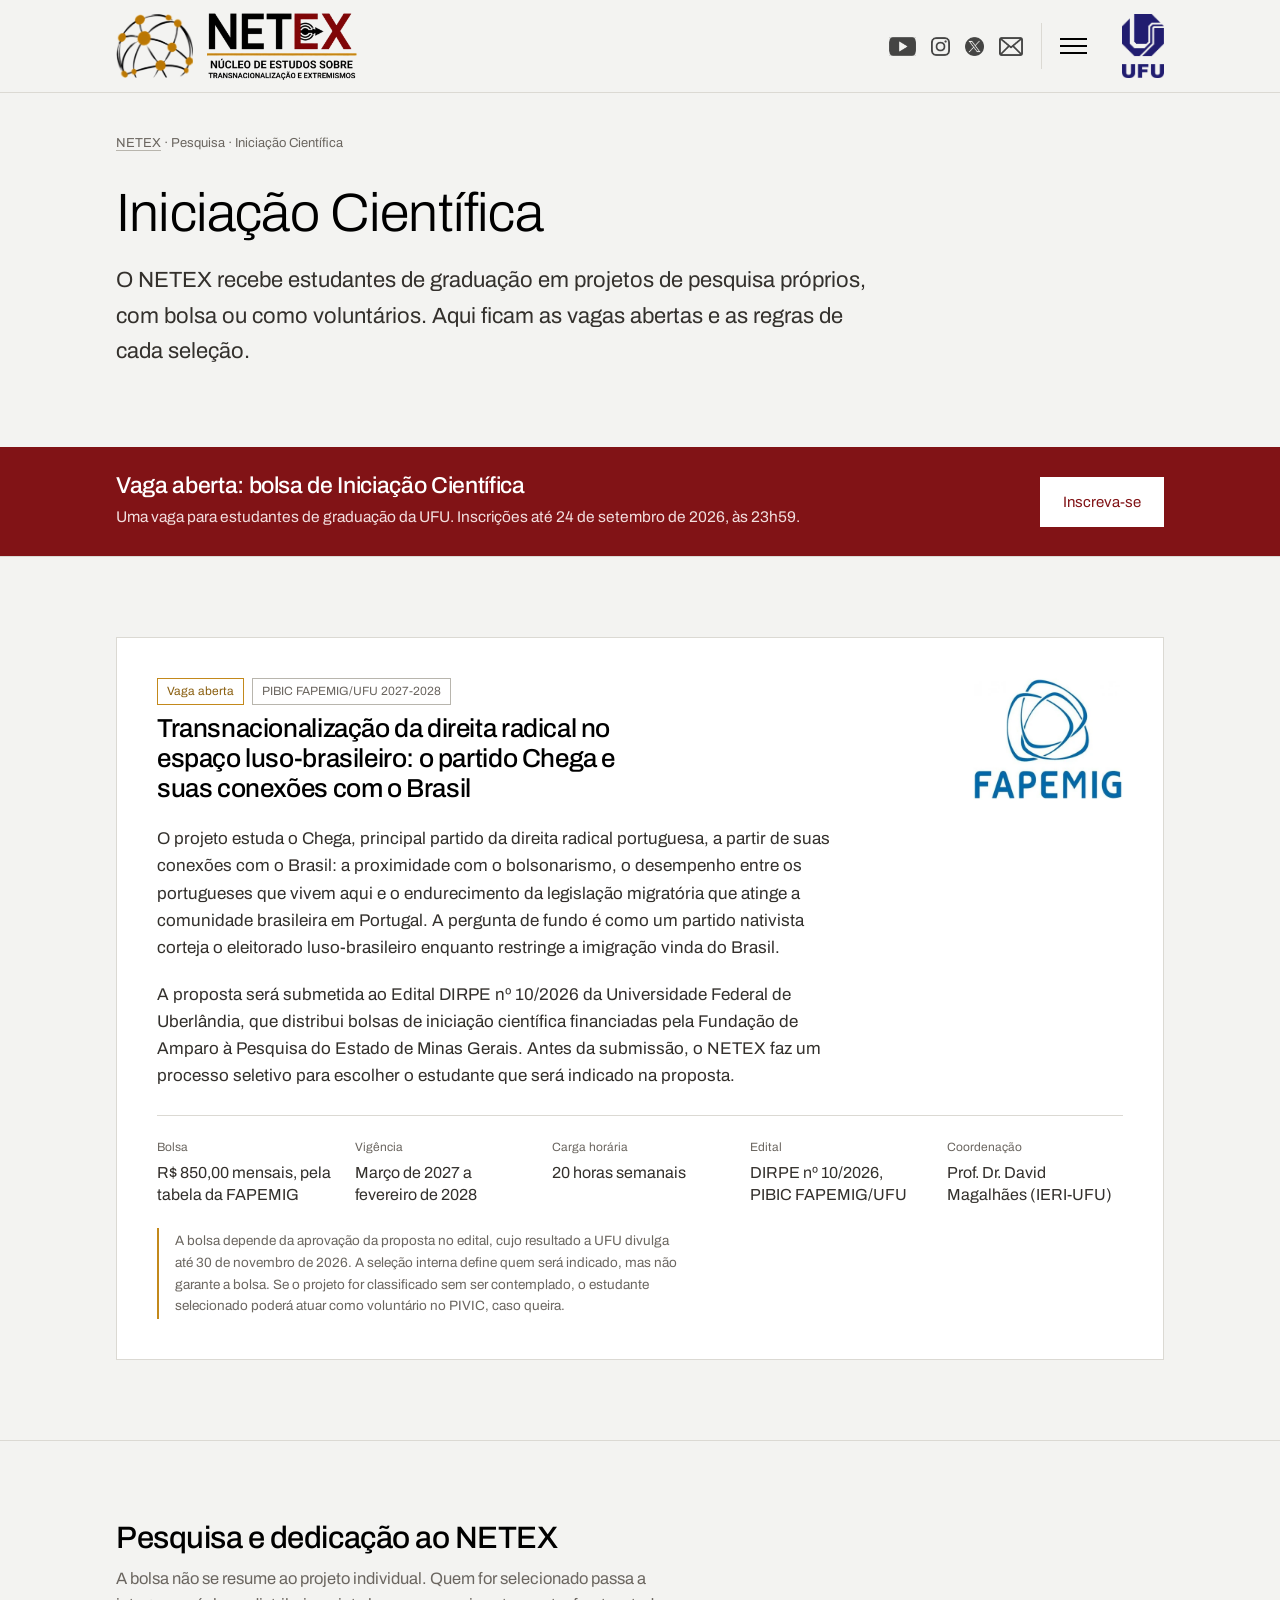
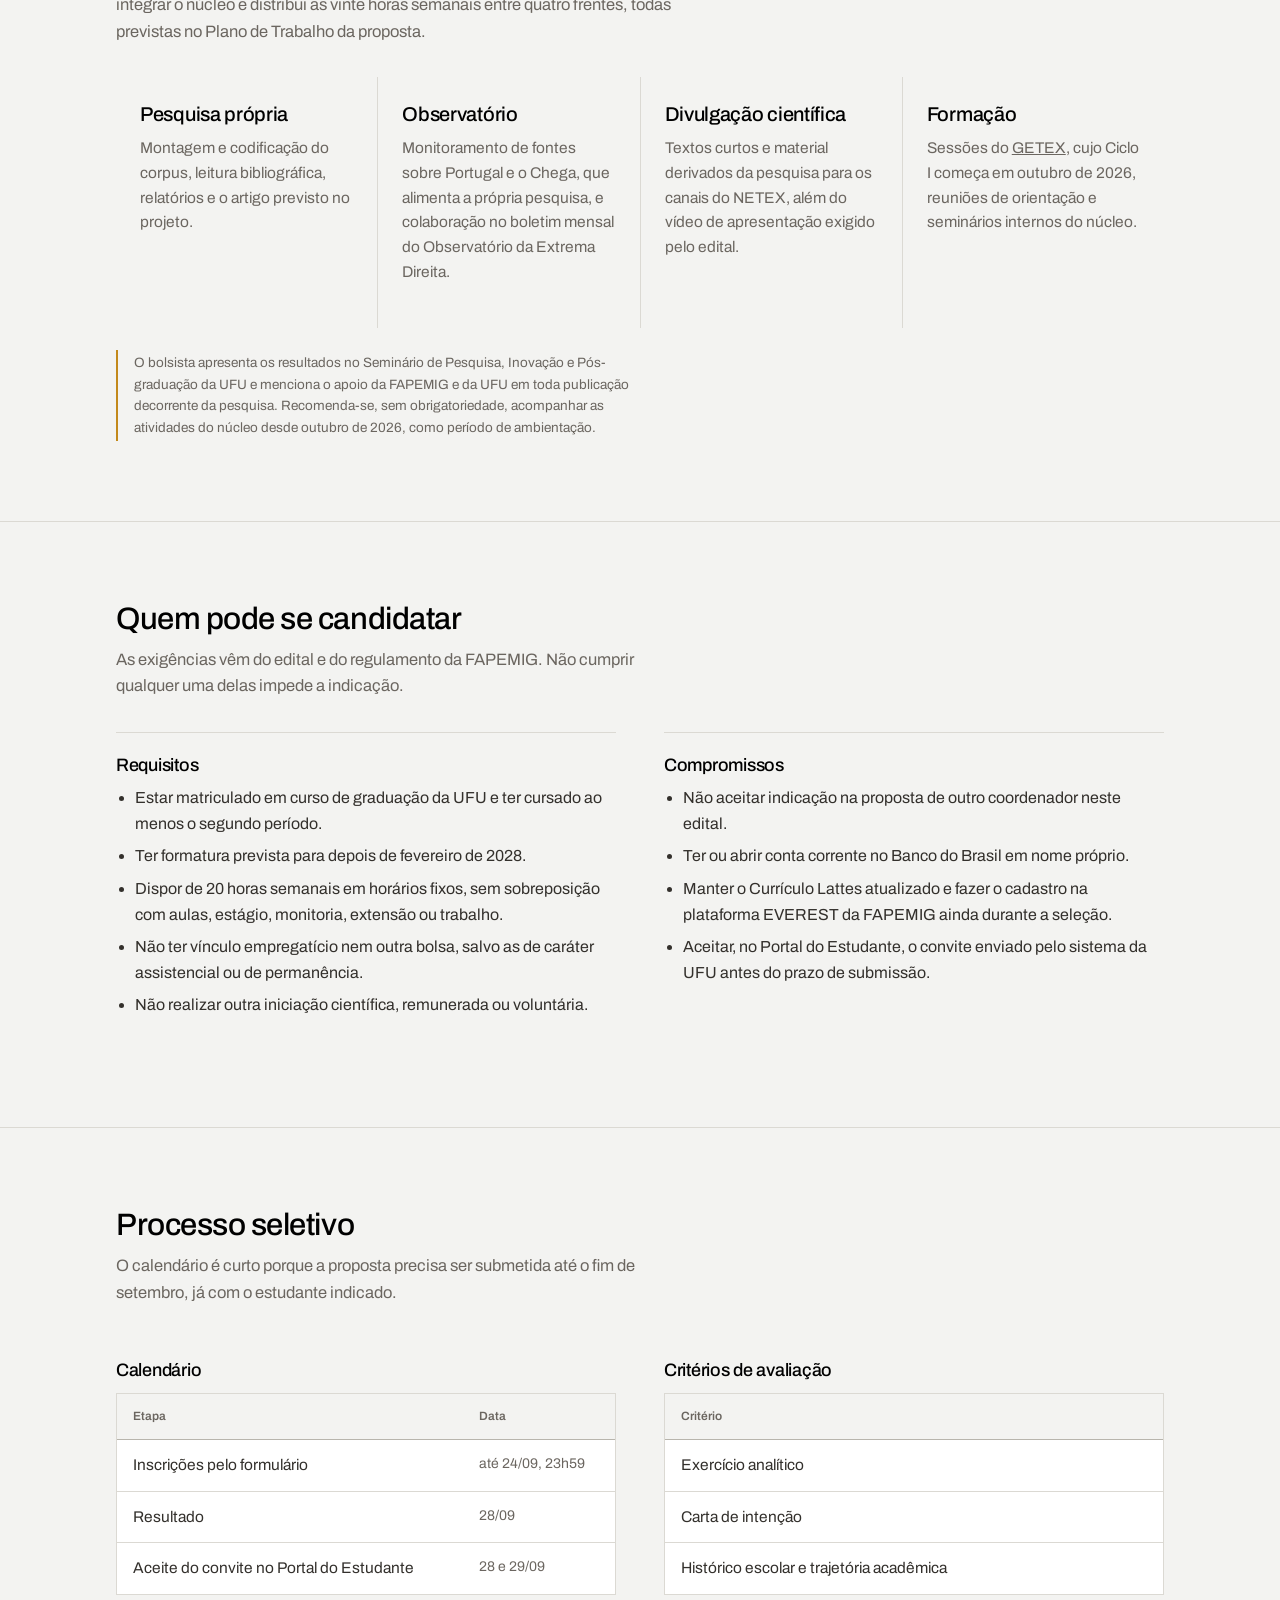
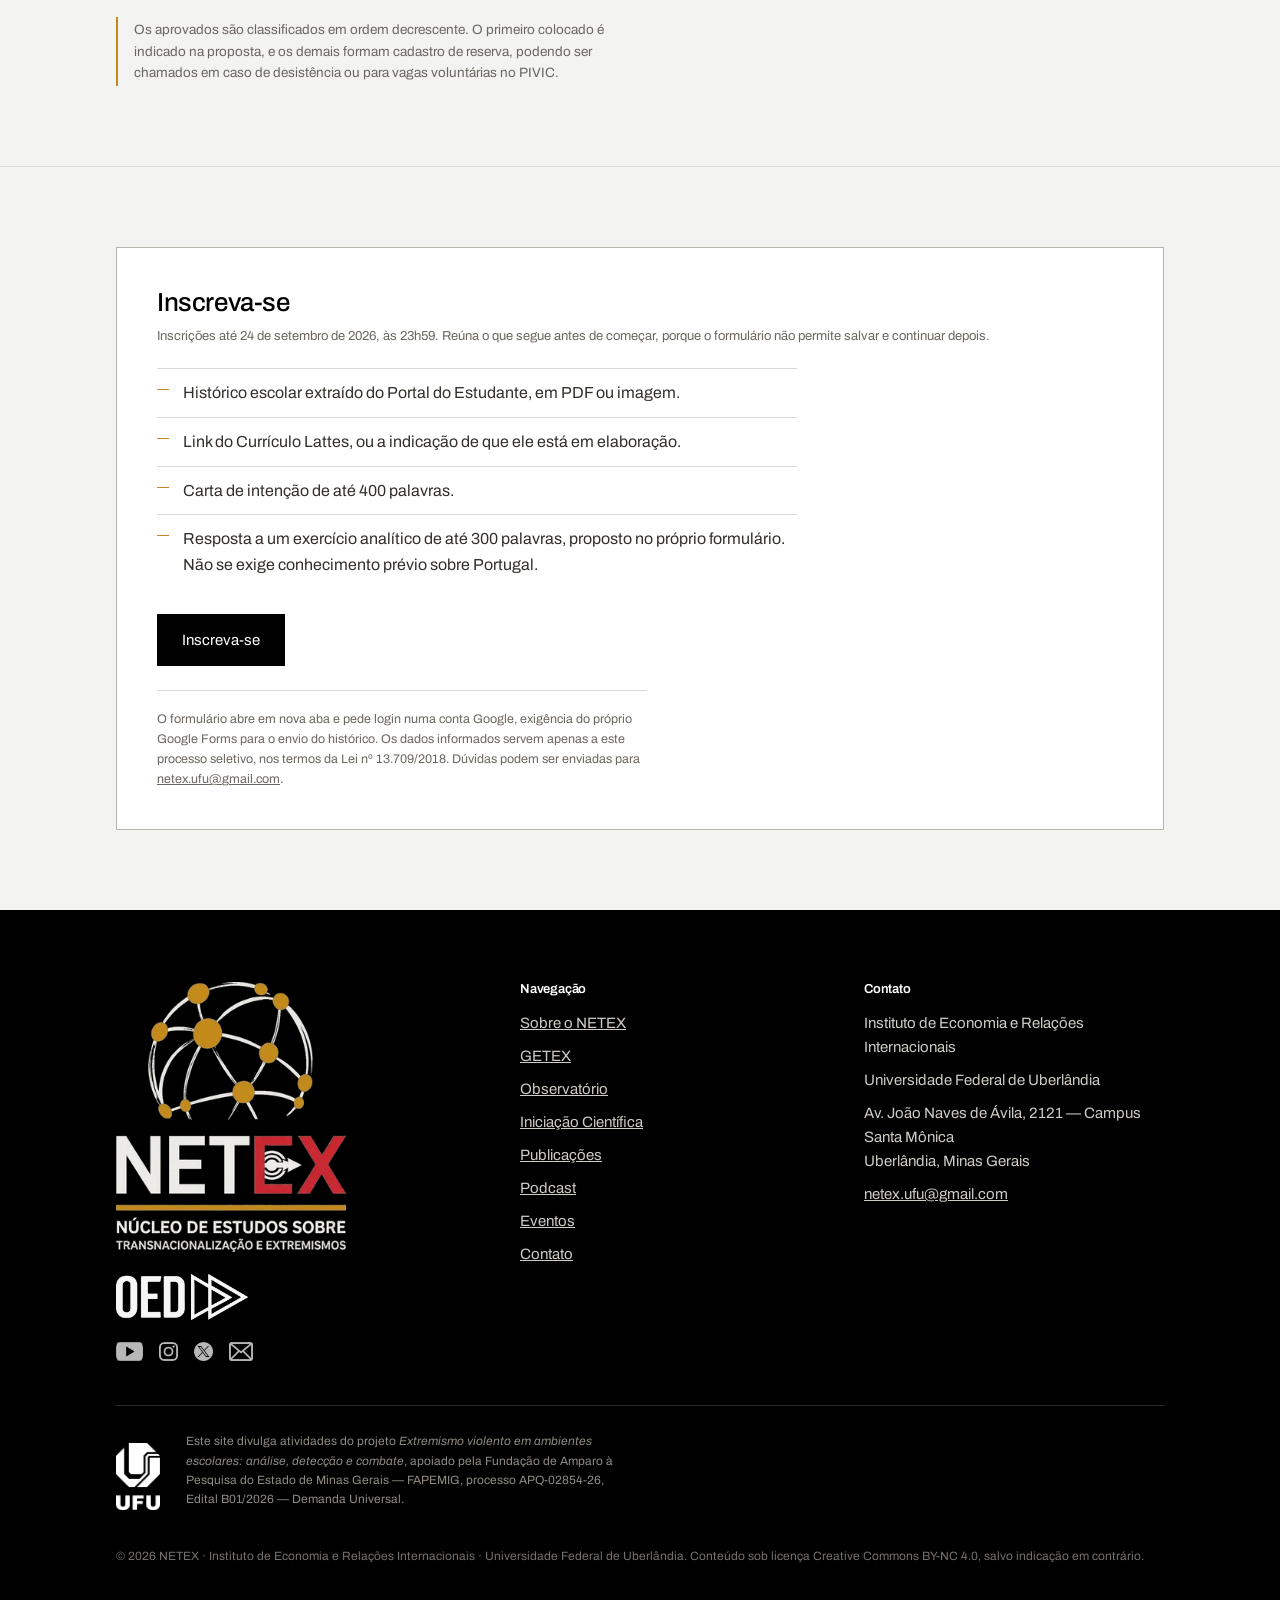
<file: iniciacao-cientifica.html>
<!DOCTYPE html>
<html lang="pt-BR">
<head>
<meta charset="utf-8">
<meta name="viewport" content="width=device-width, initial-scale=1">
<title>Iniciação Científica | NETEX-UFU</title>
<meta name="description" content="Vaga de bolsa de Iniciação Científica PIBIC FAPEMIG/UFU no NETEX: projeto sobre o partido Chega e suas conexões com o Brasil. Inscrições até 24 de setembro de 2026.">
<link rel="preconnect" href="https://fonts.googleapis.com">
<link rel="preconnect" href="https://fonts.gstatic.com" crossorigin>
<link href="https://fonts.googleapis.com/css2?family=Archivo:ital,wght@0,300;0,400;0,500;0,600;1,400&display=swap" rel="stylesheet">
<link rel="stylesheet" href="estilo.css">
<link rel="icon" href="/favicon.ico" sizes="any">
<link rel="apple-touch-icon" href="/apple-touch-icon.png">
<meta property="og:type" content="website">
<meta property="og:site_name" content="NETEX-UFU">
<meta property="og:locale" content="pt_BR">
<meta property="og:url" content="https://netex-ufu.com.br/iniciacao-cientifica.html">
<meta property="og:title" content="Iniciação Científica | NETEX-UFU">
<meta property="og:description" content="Vaga de bolsa de Iniciação Científica PIBIC FAPEMIG/UFU no NETEX: projeto sobre o partido Chega e suas conexões com o Brasil. Inscrições até 24 de setembro de 2026.">
<meta property="og:image" content="https://netex-ufu.com.br/og-netex.jpg">
<meta property="og:image:width" content="1200">
<meta property="og:image:height" content="630">
<meta property="og:image:alt" content="Logotipo do NETEX: globo formado por arcos e nós conectados, sobre o nome NETEX e a legenda Núcleo de Estudos sobre Transnacionalização e Extremismos.">
<meta name="twitter:card" content="summary_large_image">
<meta name="twitter:title" content="Iniciação Científica | NETEX-UFU">
<meta name="twitter:description" content="Vaga de bolsa de Iniciação Científica PIBIC FAPEMIG/UFU no NETEX: projeto sobre o partido Chega e suas conexões com o Brasil. Inscrições até 24 de setembro de 2026.">
<meta name="twitter:image" content="https://netex-ufu.com.br/og-netex.jpg">
<link rel="canonical" href="https://netex-ufu.com.br/iniciacao-cientifica.html">
</head>
<body>
<a class="pula" href="#conteudo">Ir para o conteúdo</a>

<header class="topo">
  <div class="wrap">
    <a class="marca" href="index.html" aria-label="NETEX — página inicial">
      <span class="simbolo" role="img" aria-hidden="true"></span>
      <span class="logotipo" role="img" aria-label="NETEX — Núcleo de Estudos sobre Transnacionalização e Extremismos"></span>
    </a>
    <div class="dir">
      <div class="sociais">
        <a href="#" aria-label="YouTube do NETEX"><span class="ic-youtube"></span></a>
        <a href="https://www.instagram.com/netex.ufu/" target="_blank" rel="noopener" aria-label="Instagram do NETEX"><span class="ic-instagram"></span></a>
        <a href="#" aria-label="Perfil do NETEX no X"><span class="ic-x"></span></a>
        <a href="mailto:netex.ufu@gmail.com" aria-label="E-mail do NETEX"><span class="ic-email"></span></a>
      </div>
      <span class="divisor" aria-hidden="true"></span>
      <button class="menu-btn" aria-expanded="false" aria-controls="nav" aria-label="Abrir o menu">
        <span></span><span></span><span></span>
      </button>
      <a class="marca-ufu" href="https://www.ufu.br" aria-label="Universidade Federal de Uberlândia">
        <span class="selo-ufu-topo" role="img" aria-hidden="true"></span>
      </a>
    </div>
    <nav class="nav" id="nav">
      <a href="sobre.html">Sobre o NETEX</a>
      <a href="getex.html">GETEX</a>
      <a href="observatorio.html">Observatório</a>
      <span class="nav-grupo">Pesquisa</span>
      <a class="sub ativo" href="iniciacao-cientifica.html" aria-current="page">Iniciação Científica</a>
      <a href="publicacoes.html">Publicações</a>
      <a href="podcast.html">Podcast</a>
      <a href="eventos.html">Eventos</a>
      <a href="contato.html">Contato</a>
      <a class="entrar" href="/membros/">Entrar</a>
    </nav>
  </div>
</header>

<main id="conteudo">
<div class="wrap">
  <p class="trilha"><a href="index.html">NETEX</a> · Pesquisa · Iniciação Científica</p>
</div>

<section class="cabeca">
  <div class="wrap">
    <h1>Iniciação Científica</h1>
    <p class="deck">O NETEX recebe estudantes de graduação em projetos de pesquisa próprios, com
    bolsa ou como voluntários. Aqui ficam as vagas abertas e as regras de cada seleção.</p>
  </div>
</section>

<section class="faixa" id="vaga-aberta">
  <div class="wrap">
    <div class="txt">
      <h2>Vaga aberta: bolsa de Iniciação Científica</h2>
      <p>Uma vaga para estudantes de graduação da UFU. Inscrições até 24 de setembro de 2026,
      às 23h59.</p>
    </div>
    <a class="botao" href="https://forms.gle/ji3dLE3gkE9PFeGs6" target="_blank" rel="noopener">Inscreva-se</a>
  </div>
</section>

<section class="secao" id="chamada">
  <div class="wrap">
    <div class="caixa">
      <div class="chamada-topo">
        <div>
          <div class="etiquetas">
            <span class="etiqueta tema">Vaga aberta</span>
            <span class="etiqueta">PIBIC FAPEMIG/UFU 2027-2028</span>
          </div>
          <h3>Transnacionalização da direita radical no espaço luso-brasileiro: o partido Chega e
          suas conexões com o Brasil</h3>
        </div>
        <img class="logo-fapemig" src="img/logo-fapemig.webp"
             alt="Logotipo da FAPEMIG, Fundação de Amparo à Pesquisa do Estado de Minas Gerais">
      </div>

      <div class="prosa">
        <p>O projeto estuda o Chega, principal partido da direita radical portuguesa, a partir de
        suas conexões com o Brasil: a proximidade com o bolsonarismo, o desempenho entre os
        portugueses que vivem aqui e o endurecimento da legislação migratória que atinge a
        comunidade brasileira em Portugal. A pergunta de fundo é como um partido nativista corteja
        o eleitorado luso-brasileiro enquanto restringe a imigração vinda do Brasil.</p>

        <p>A proposta será submetida ao Edital DIRPE nº 10/2026 da Universidade Federal de
        Uberlândia, que distribui bolsas de iniciação científica financiadas pela Fundação de
        Amparo à Pesquisa do Estado de Minas Gerais. Antes da submissão, o NETEX faz um processo
        seletivo para escolher o estudante que será indicado na proposta.</p>
      </div>

      <dl class="dados">
        <div><dt>Bolsa</dt><dd>R$ 850,00 mensais, pela tabela da FAPEMIG</dd></div>
        <div><dt>Vigência</dt><dd>Março de 2027 a fevereiro de 2028</dd></div>
        <div><dt>Carga horária</dt><dd>20 horas semanais</dd></div>
        <div><dt>Edital</dt><dd>DIRPE nº 10/2026, PIBIC FAPEMIG/UFU</dd></div>
        <div><dt>Coordenação</dt><dd>Prof. Dr. David Magalhães (IERI-UFU)</dd></div>
      </dl>

      <p class="nota">A bolsa depende da aprovação da proposta no edital, cujo resultado a UFU
      divulga até 30 de novembro de 2026. A seleção interna define quem será indicado, mas não
      garante a bolsa. Se o projeto for classificado sem ser contemplado, o estudante selecionado
      poderá atuar como voluntário no PIVIC, caso queira.</p>
    </div>
  </div>
</section>

<section class="secao" id="dedicacao">
  <div class="wrap">
    <div class="secao-topo">
      <h2>Pesquisa e dedicação ao NETEX</h2>
      <p>A bolsa não se resume ao projeto individual. Quem for selecionado passa a integrar o
      núcleo e distribui as vinte horas semanais entre quatro frentes, todas previstas no Plano de
      Trabalho da proposta.</p>
    </div>
    <div class="frentes">
      <div class="frente">
        <h3>Pesquisa própria</h3>
        <p>Montagem e codificação do corpus, leitura bibliográfica, relatórios e o artigo previsto
        no projeto.</p>
      </div>
      <div class="frente">
        <h3>Observatório</h3>
        <p>Monitoramento de fontes sobre Portugal e o Chega, que alimenta a própria pesquisa, e
        colaboração no boletim mensal do Observatório da Extrema Direita.</p>
      </div>
      <div class="frente">
        <h3>Divulgação científica</h3>
        <p>Textos curtos e material derivados da pesquisa para os canais do NETEX, além do vídeo
        de apresentação exigido pelo edital.</p>
      </div>
      <div class="frente">
        <h3>Formação</h3>
        <p>Sessões do <a href="getex.html">GETEX</a>, cujo Ciclo I começa em outubro de 2026,
        reuniões de orientação e seminários internos do núcleo.</p>
      </div>
    </div>
    <p class="nota">O bolsista apresenta os resultados no Seminário de Pesquisa, Inovação e
    Pós-graduação da UFU e menciona o apoio da FAPEMIG e da UFU em toda publicação decorrente da
    pesquisa. Recomenda-se, sem obrigatoriedade, acompanhar as atividades do núcleo desde outubro
    de 2026, como período de ambientação.</p>
  </div>
</section>

<section class="secao" id="requisitos">
  <div class="wrap">
    <div class="secao-topo">
      <h2>Quem pode se candidatar</h2>
      <p>As exigências vêm do edital e do regulamento da FAPEMIG. Não cumprir qualquer uma delas
      impede a indicação.</p>
    </div>
    <div class="colunas">
      <div class="bloco">
        <h3>Requisitos</h3>
        <ul>
          <li>Estar matriculado em curso de graduação da UFU e ter cursado ao menos o segundo
          período.</li>
          <li>Ter formatura prevista para depois de fevereiro de 2028.</li>
          <li>Dispor de 20 horas semanais em horários fixos, sem sobreposição com aulas, estágio,
          monitoria, extensão ou trabalho.</li>
          <li>Não ter vínculo empregatício nem outra bolsa, salvo as de caráter assistencial ou de
          permanência.</li>
          <li>Não realizar outra iniciação científica, remunerada ou voluntária.</li>
        </ul>
      </div>
      <div class="bloco">
        <h3>Compromissos</h3>
        <ul>
          <li>Não aceitar indicação na proposta de outro coordenador neste edital.</li>
          <li>Ter ou abrir conta corrente no Banco do Brasil em nome próprio.</li>
          <li>Manter o Currículo Lattes atualizado e fazer o cadastro na plataforma EVEREST da
          FAPEMIG ainda durante a seleção.</li>
          <li>Aceitar, no Portal do Estudante, o convite enviado pelo sistema da UFU antes do
          prazo de submissão.</li>
        </ul>
      </div>
    </div>
  </div>
</section>

<section class="secao" id="selecao">
  <div class="wrap">
    <div class="secao-topo">
      <h2>Processo seletivo</h2>
      <p>O calendário é curto porque a proposta precisa ser submetida até o fim de setembro, já
      com o estudante indicado.</p>
    </div>
    <div class="colunas">
      <div>
        <h3 class="subtitulo-tabela">Calendário</h3>
        <div class="rolagem">
          <table class="modulos cronograma">
            <thead><tr><th>Etapa</th><th>Data</th></tr></thead>
            <tbody>
              <tr><td>Inscrições pelo formulário</td><td class="quando">até 24/09, 23h59</td></tr>
              <tr><td>Resultado</td><td class="quando">28/09</td></tr>
              <tr><td>Aceite do convite no Portal do Estudante</td><td class="quando">28 e 29/09</td></tr>
            </tbody>
          </table>
        </div>
      </div>
      <div>
        <h3 class="subtitulo-tabela">Critérios de avaliação</h3>
        <div class="rolagem">
          <table class="modulos cronograma">
            <thead><tr><th>Critério</th></tr></thead>
            <tbody>
              <tr><td>Exercício analítico</td></tr>
              <tr><td>Carta de intenção</td></tr>
              <tr><td>Histórico escolar e trajetória acadêmica</td></tr>
            </tbody>
          </table>
        </div>
      </div>
    </div>
    <p class="nota">Os aprovados são classificados em ordem decrescente. O primeiro colocado é
    indicado na proposta, e os demais formam cadastro de reserva, podendo ser chamados em caso de
    desistência ou para vagas voluntárias no PIVIC.</p>
  </div>
</section>

<section class="secao" id="inscricao">
  <div class="wrap">
    <div class="inscricao">
      <h3>Inscreva-se</h3>
      <p class="antes">Inscrições até 24 de setembro de 2026, às 23h59. Reúna o que segue antes de
      começar, porque o formulário não permite salvar e continuar depois.</p>
      <ul class="antes-lista">
        <li>Histórico escolar extraído do Portal do Estudante, em PDF ou imagem.</li>
        <li>Link do Currículo Lattes, ou a indicação de que ele está em elaboração.</li>
        <li>Carta de intenção de até 400 palavras.</li>
        <li>Resposta a um exercício analítico de até 300 palavras, proposto no próprio formulário.
        Não se exige conhecimento prévio sobre Portugal.</li>
      </ul>
      <div class="acoes">
        <a class="botao-escuro" href="https://forms.gle/ji3dLE3gkE9PFeGs6" target="_blank" rel="noopener">Inscreva-se</a>
      </div>
      <p class="privacidade">O formulário abre em nova aba e pede login numa conta Google, exigência
      do próprio Google Forms para o envio do histórico. Os dados informados servem apenas a este
      processo seletivo, nos termos da Lei nº 13.709/2018. Dúvidas podem ser enviadas para
      <a href="mailto:netex.ufu@gmail.com">netex.ufu@gmail.com</a>.</p>
    </div>
  </div>
</section>
</main>

<footer class="rodape" id="contato-rodape">
  <div class="wrap">
    <div class="rodape-grade">
      <div>
        <span class="logo-negativo" role="img" aria-label="NETEX — Núcleo de Estudos sobre Transnacionalização e Extremismos"></span>
        <a href="https://www.oedbrasil.com.br" target="_blank" rel="noopener"
           aria-label="Observatório da Extrema Direita"><span class="oed-rodape" role="img"></span></a>
        <div class="sociais-rodape">
          <a href="#" aria-label="YouTube"><span class="ic-youtube"></span></a>
          <a href="https://www.instagram.com/netex.ufu/" target="_blank" rel="noopener" aria-label="Instagram"><span class="ic-instagram"></span></a>
          <a href="#" aria-label="X"><span class="ic-x"></span></a>
          <a href="mailto:netex.ufu@gmail.com" aria-label="E-mail"><span class="ic-email"></span></a>
        </div>
      </div>
      <div>
        <h3>Navegação</h3>
        <ul>
          <li><a href="sobre.html">Sobre o NETEX</a></li>
          <li><a href="getex.html">GETEX</a></li>
          <li><a href="observatorio.html">Observatório</a></li>
          <li><a href="iniciacao-cientifica.html">Iniciação Científica</a></li>
          <li><a href="publicacoes.html">Publicações</a></li>
          <li><a href="podcast.html">Podcast</a></li>
          <li><a href="eventos.html">Eventos</a></li>
          <li><a href="contato.html">Contato</a></li>
        </ul>
      </div>
      <div>
        <h3>Contato</h3>
        <ul>
          <li>Instituto de Economia e Relações Internacionais</li>
          <li>Universidade Federal de Uberlândia</li>
          <li>Av. João Naves de Ávila, 2121 — Campus Santa Mônica<br>Uberlândia, Minas Gerais</li>
          <li><a href="mailto:netex.ufu@gmail.com">netex.ufu@gmail.com</a></li>
        </ul>
      </div>
    </div>
    <div class="selos">
      <span class="selo-ufu" role="img" aria-label="Universidade Federal de Uberlândia"></span>
      <p class="fomento">Este site divulga atividades do projeto <em>Extremismo violento em ambientes
      escolares: análise, detecção e combate</em>, apoiado pela Fundação de Amparo à Pesquisa do Estado
      de Minas Gerais — FAPEMIG, processo APQ-02854-26, Edital B01/2026 — Demanda Universal.</p>
    </div>
    <p class="legal">© 2026 NETEX · Instituto de Economia e Relações Internacionais · Universidade
    Federal de Uberlândia. Conteúdo sob licença Creative Commons BY-NC 4.0, salvo indicação em
    contrário.</p>
  </div>
</footer>

<script>
/* Menu suspenso. Fecha ao escolher um item, ao clicar fora ou com Esc. */
(function(){
  var b=document.querySelector('.menu-btn'), n=document.getElementById('nav');
  if(!b) return;
  function fechar(){ n.classList.remove('aberta'); b.classList.remove('aberto');
    b.setAttribute('aria-expanded','false'); b.setAttribute('aria-label','Abrir o menu'); }
  b.addEventListener('click',function(e){ e.stopPropagation();
    var aberta=n.classList.toggle('aberta');
    b.classList.toggle('aberto',aberta);
    b.setAttribute('aria-expanded',aberta);
    b.setAttribute('aria-label',aberta?'Fechar o menu':'Abrir o menu'); });
  n.addEventListener('click',function(e){ if(e.target.tagName==='A') fechar(); });
  document.addEventListener('click',function(e){ if(!n.contains(e.target)) fechar(); });
  document.addEventListener('keydown',function(e){ if(e.key==='Escape') fechar(); });
})();
</script>

</body>
</html>
</file>
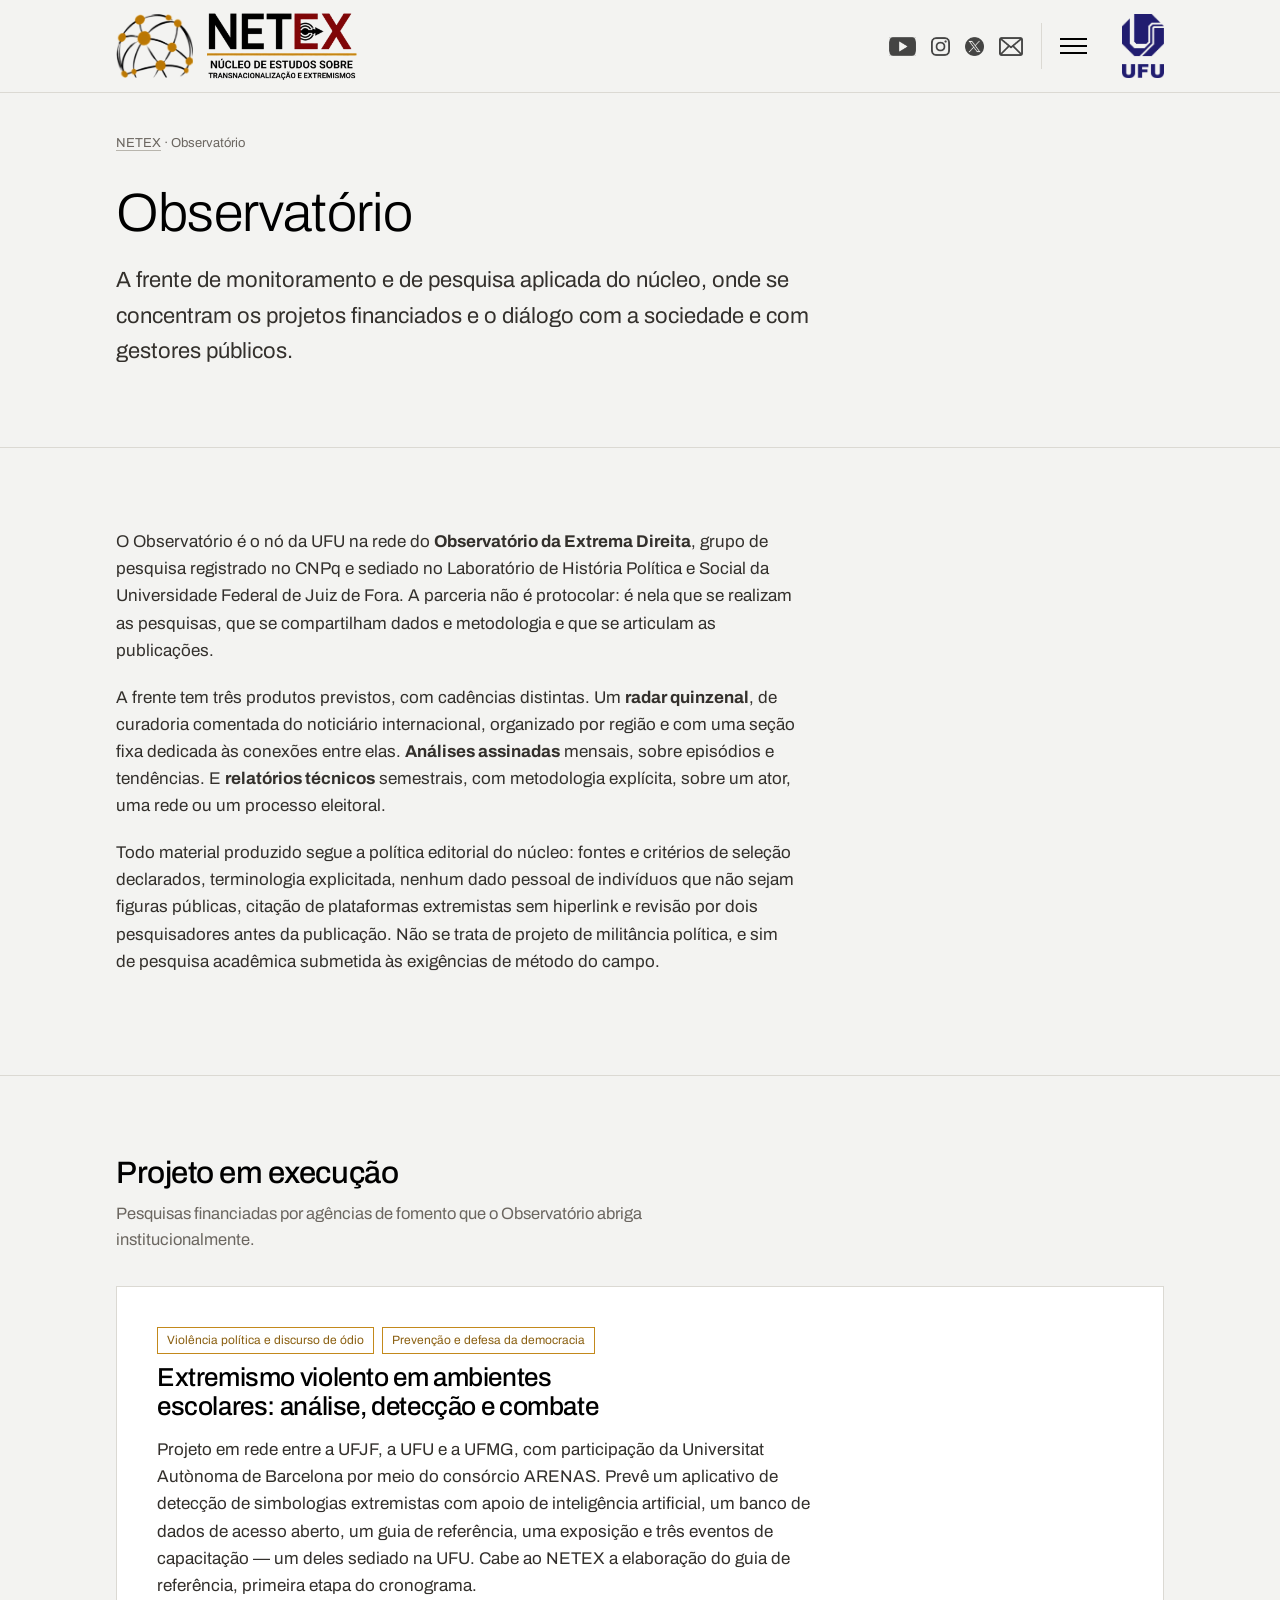
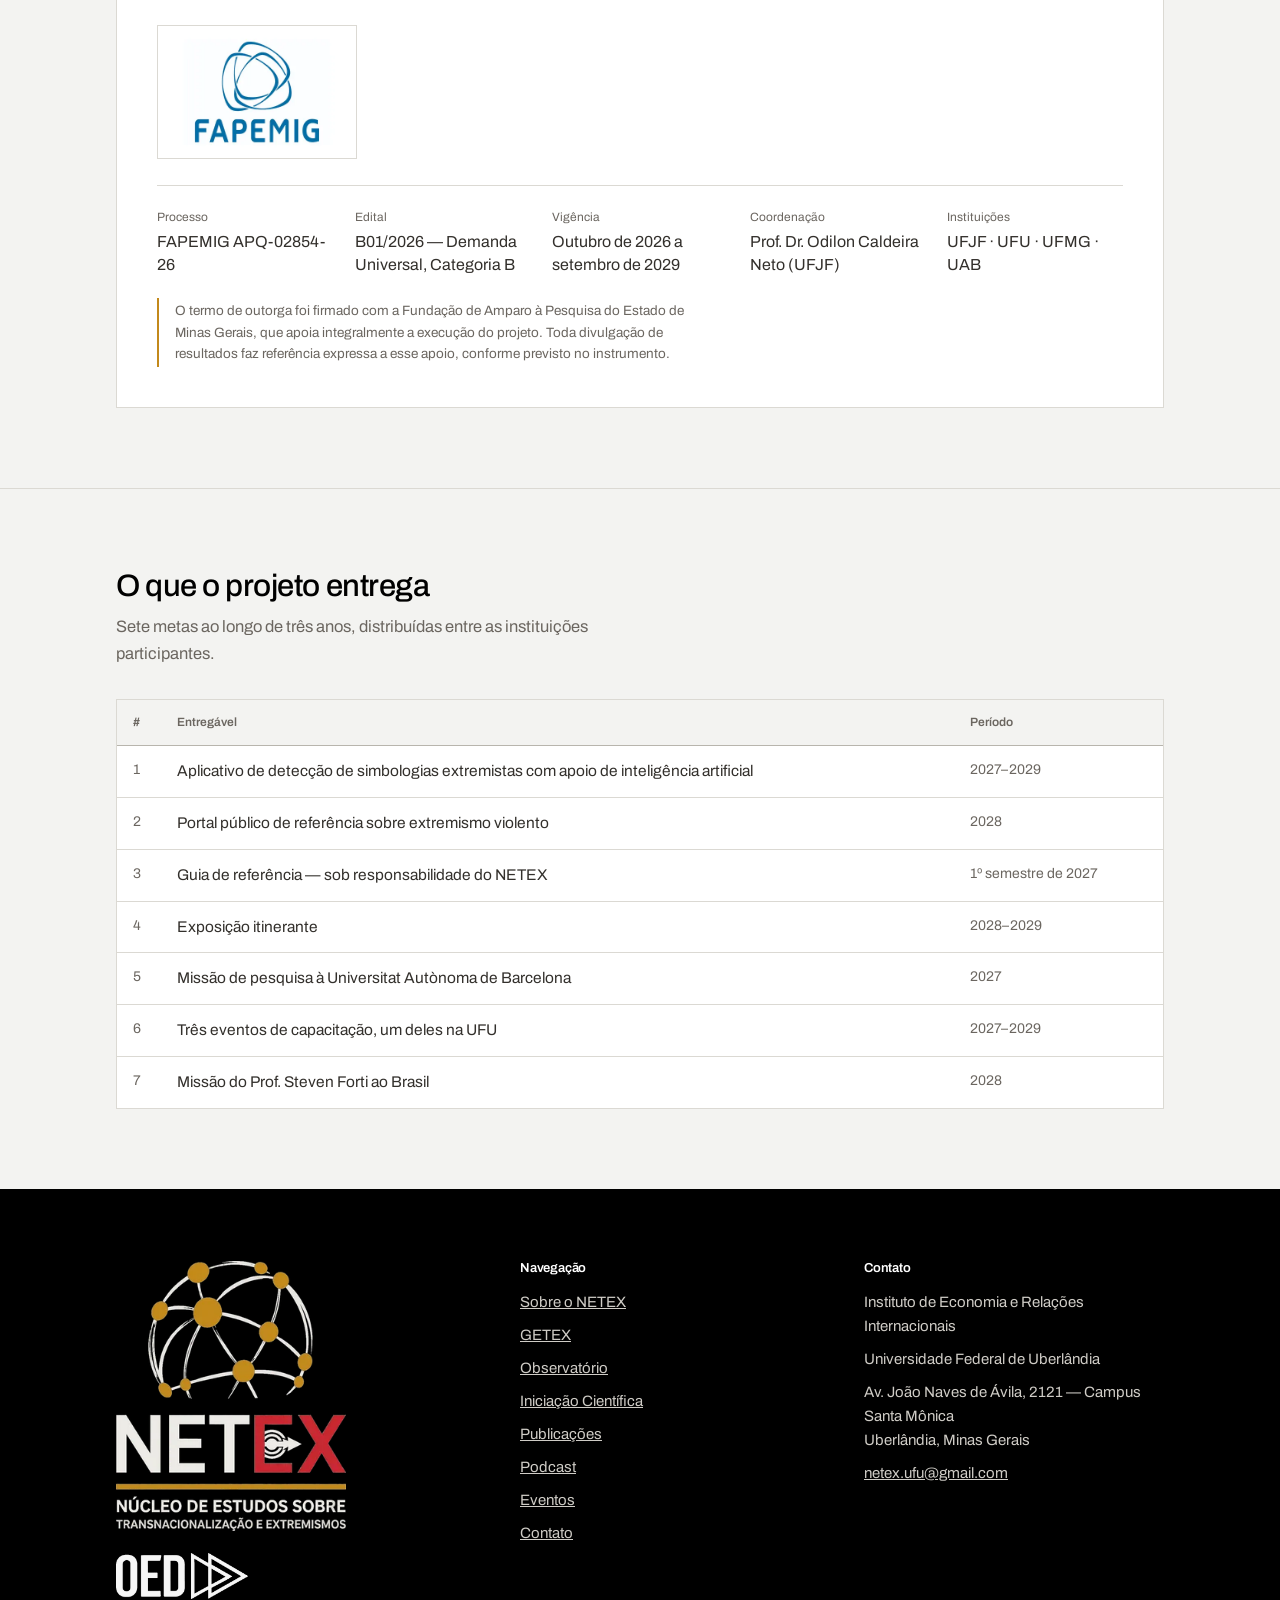
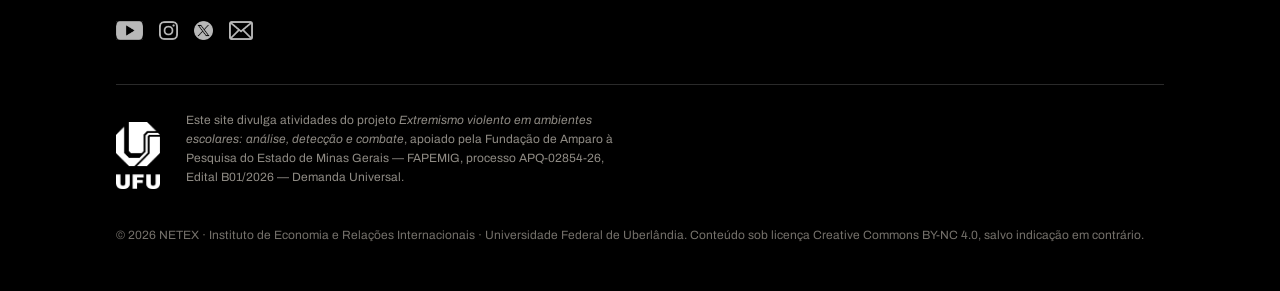
<file: observatorio.html>
<!DOCTYPE html>
<html lang="pt-BR">
<head>
<meta charset="utf-8">
<meta name="viewport" content="width=device-width, initial-scale=1">
<title>Observatório | NETEX-UFU</title>
<meta name="description" content="Frente de monitoramento e pesquisa do NETEX, em articulação com o Observatório da Extrema Direita. Abriga o projeto FAPEMIG sobre extremismo violento em ambientes escolares.">
<link rel="preconnect" href="https://fonts.googleapis.com">
<link rel="preconnect" href="https://fonts.gstatic.com" crossorigin>
<link href="https://fonts.googleapis.com/css2?family=Archivo:ital,wght@0,300;0,400;0,500;0,600;1,400&display=swap" rel="stylesheet">
<link rel="stylesheet" href="estilo.css">
<link rel="icon" href="/favicon.ico" sizes="any">
<link rel="apple-touch-icon" href="/apple-touch-icon.png">
<meta property="og:type" content="website">
<meta property="og:site_name" content="NETEX-UFU">
<meta property="og:locale" content="pt_BR">
<meta property="og:url" content="https://netex-ufu.com.br/observatorio.html">
<meta property="og:title" content="Observatório | NETEX-UFU">
<meta property="og:description" content="Frente de monitoramento e pesquisa do NETEX, em articulação com o Observatório da Extrema Direita. Abriga o projeto FAPEMIG sobre extremismo violento em ambientes escolares.">
<meta property="og:image" content="https://netex-ufu.com.br/og-netex.jpg">
<meta property="og:image:width" content="1200">
<meta property="og:image:height" content="630">
<meta property="og:image:alt" content="Logotipo do NETEX: globo formado por arcos e nós conectados, sobre o nome NETEX e a legenda Núcleo de Estudos sobre Transnacionalização e Extremismos.">
<meta name="twitter:card" content="summary_large_image">
<meta name="twitter:title" content="Observatório | NETEX-UFU">
<meta name="twitter:description" content="Frente de monitoramento e pesquisa do NETEX, em articulação com o Observatório da Extrema Direita. Abriga o projeto FAPEMIG sobre extremismo violento em ambientes escolares.">
<meta name="twitter:image" content="https://netex-ufu.com.br/og-netex.jpg">
<link rel="canonical" href="https://netex-ufu.com.br/observatorio.html">
</head>
<body>
<a class="pula" href="#conteudo">Ir para o conteúdo</a>

<header class="topo">
  <div class="wrap">
    <a class="marca" href="index.html" aria-label="NETEX — página inicial">
      <span class="simbolo" role="img" aria-hidden="true"></span>
      <span class="logotipo" role="img" aria-label="NETEX — Núcleo de Estudos sobre Transnacionalização e Extremismos"></span>
    </a>
    <div class="dir">
      <div class="sociais">
        <a href="#" aria-label="YouTube do NETEX"><span class="ic-youtube"></span></a>
        <a href="https://www.instagram.com/netex.ufu/" target="_blank" rel="noopener" aria-label="Instagram do NETEX"><span class="ic-instagram"></span></a>
        <a href="#" aria-label="Perfil do NETEX no X"><span class="ic-x"></span></a>
        <a href="mailto:netex.ufu@gmail.com" aria-label="E-mail do NETEX"><span class="ic-email"></span></a>
      </div>
      <span class="divisor" aria-hidden="true"></span>
      <button class="menu-btn" aria-expanded="false" aria-controls="nav" aria-label="Abrir o menu">
        <span></span><span></span><span></span>
      </button>
      <a class="marca-ufu" href="https://www.ufu.br" aria-label="Universidade Federal de Uberlândia">
        <span class="selo-ufu-topo" role="img" aria-hidden="true"></span>
      </a>
    </div>
    <nav class="nav" id="nav">
      <a href="sobre.html">Sobre o NETEX</a>
      <a href="getex.html">GETEX</a>
      <a href="observatorio.html" class="ativo" aria-current="page">Observatório</a>
      <span class="nav-grupo">Pesquisa</span>
      <a class="sub" href="iniciacao-cientifica.html">Iniciação Científica</a>
      <a href="publicacoes.html">Publicações</a>
      <a href="podcast.html">Podcast</a>
      <a href="eventos.html">Eventos</a>
      <a href="contato.html">Contato</a>
      <a class="entrar" href="/membros/">Entrar</a>
    </nav>
  </div>
</header>

<main id="conteudo">
<div class="wrap">
  <p class="trilha"><a href="index.html">NETEX</a> · Observatório</p>
</div>

<section class="cabeca">
  <div class="wrap">
    <h1>Observatório</h1>
    <p class="deck">A frente de monitoramento e de pesquisa aplicada do núcleo, onde se concentram os
    projetos financiados e o diálogo com a sociedade e com gestores públicos.</p>
  </div>
</section>

<section class="secao" id="sobre">
  <div class="wrap">
    <div class="prosa">
      <p>O Observatório é o nó da UFU na rede do <strong>Observatório da Extrema Direita</strong>,
      grupo de pesquisa registrado no CNPq e sediado no Laboratório de História Política e Social da
      Universidade Federal de Juiz de Fora. A parceria não é protocolar: é nela que se realizam as
      pesquisas, que se compartilham dados e metodologia e que se articulam as publicações.</p>

      <p>A frente tem três produtos previstos, com cadências distintas. Um <strong>radar
      quinzenal</strong>, de curadoria comentada do noticiário internacional, organizado por região e
      com uma seção fixa dedicada às conexões entre elas. <strong>Análises assinadas</strong>
      mensais, sobre episódios e tendências. E <strong>relatórios técnicos</strong> semestrais, com
      metodologia explícita, sobre um ator, uma rede ou um processo eleitoral.</p>

      <p>Todo material produzido segue a política editorial do núcleo: fontes e critérios de seleção
      declarados, terminologia explicitada, nenhum dado pessoal de indivíduos que não sejam figuras
      públicas, citação de plataformas extremistas sem hiperlink e revisão por dois pesquisadores
      antes da publicação. Não se trata de projeto de militância política, e sim de pesquisa
      acadêmica submetida às exigências de método do campo.</p>
    </div>
  </div>
</section>

<section class="secao" id="projeto-fapemig">
  <div class="wrap">
    <div class="secao-topo">
      <h2>Projeto em execução</h2>
      <p>Pesquisas financiadas por agências de fomento que o Observatório abriga institucionalmente.</p>
    </div>

    <div class="caixa">
      <div class="etiquetas">
        <span class="etiqueta tema">Violência política e discurso de ódio</span>
        <span class="etiqueta tema">Prevenção e defesa da democracia</span>
      </div>
      <h3>Extremismo violento em ambientes escolares: análise, detecção e combate</h3>
      <p class="prosa">Projeto em rede entre a UFJF, a UFU e a UFMG, com participação da Universitat
      Autònoma de Barcelona por meio do consórcio ARENAS. Prevê um aplicativo de detecção de
      simbologias extremistas com apoio de inteligência artificial, um banco de dados de acesso
      aberto, um guia de referência, uma exposição e três eventos de capacitação — um deles sediado
      na UFU. Cabe ao NETEX a elaboração do guia de referência, primeira etapa do cronograma.</p>
      <img src="img/th-fapemig.webp" alt="Logotipo da FAPEMIG" style="width:200px;border:1px solid var(--linha);margin:26px 0 0">
      <dl class="dados">
        <div><dt>Processo</dt><dd>FAPEMIG APQ-02854-26</dd></div>
        <div><dt>Edital</dt><dd>B01/2026 — Demanda Universal, Categoria B</dd></div>
        <div><dt>Vigência</dt><dd>Outubro de 2026 a setembro de 2029</dd></div>
        <div><dt>Coordenação</dt><dd>Prof. Dr. Odilon Caldeira Neto (UFJF)</dd></div>
        <div><dt>Instituições</dt><dd>UFJF · UFU · UFMG · UAB</dd></div>
      </dl>
      <p class="nota">O termo de outorga foi firmado com a Fundação de Amparo à Pesquisa do Estado de
      Minas Gerais, que apoia integralmente a execução do projeto. Toda divulgação de resultados faz
      referência expressa a esse apoio, conforme previsto no instrumento.</p>
    </div>
  </div>
</section>

<section class="secao" id="metas">
  <div class="wrap">
    <div class="secao-topo">
      <h2>O que o projeto entrega</h2>
      <p>Sete metas ao longo de três anos, distribuídas entre as instituições participantes.</p>
    </div>
    <div class="rolagem">
      <table class="modulos">
        <thead><tr><th>#</th><th>Entregável</th><th>Período</th></tr></thead>
        <tbody>
          <tr><td class="num">1</td><td>Aplicativo de detecção de simbologias extremistas com apoio de inteligência artificial</td><td class="quando">2027–2029</td></tr>
          <tr><td class="num">2</td><td>Portal público de referência sobre extremismo violento</td><td class="quando">2028</td></tr>
          <tr><td class="num">3</td><td>Guia de referência — sob responsabilidade do NETEX</td><td class="quando">1º semestre de 2027</td></tr>
          <tr><td class="num">4</td><td>Exposição itinerante</td><td class="quando">2028–2029</td></tr>
          <tr><td class="num">5</td><td>Missão de pesquisa à Universitat Autònoma de Barcelona</td><td class="quando">2027</td></tr>
          <tr><td class="num">6</td><td>Três eventos de capacitação, um deles na UFU</td><td class="quando">2027–2029</td></tr>
          <tr><td class="num">7</td><td>Missão do Prof. Steven Forti ao Brasil</td><td class="quando">2028</td></tr>
        </tbody>
      </table>
    </div>
  </div>
</section>
</main>

<footer class="rodape" id="contato-rodape">
  <div class="wrap">
    <div class="rodape-grade">
      <div>
        <span class="logo-negativo" role="img" aria-label="NETEX — Núcleo de Estudos sobre Transnacionalização e Extremismos"></span>
        <a href="https://www.oedbrasil.com.br" target="_blank" rel="noopener"
           aria-label="Observatório da Extrema Direita"><span class="oed-rodape" role="img"></span></a>
        <div class="sociais-rodape">
          <a href="#" aria-label="YouTube"><span class="ic-youtube"></span></a>
          <a href="https://www.instagram.com/netex.ufu/" target="_blank" rel="noopener" aria-label="Instagram"><span class="ic-instagram"></span></a>
          <a href="#" aria-label="X"><span class="ic-x"></span></a>
          <a href="mailto:netex.ufu@gmail.com" aria-label="E-mail"><span class="ic-email"></span></a>
        </div>
      </div>
      <div>
        <h3>Navegação</h3>
        <ul>
          <li><a href="sobre.html">Sobre o NETEX</a></li>
          <li><a href="getex.html">GETEX</a></li>
          <li><a href="observatorio.html">Observatório</a></li>
          <li><a href="iniciacao-cientifica.html">Iniciação Científica</a></li>
          <li><a href="publicacoes.html">Publicações</a></li>
          <li><a href="podcast.html">Podcast</a></li>
          <li><a href="eventos.html">Eventos</a></li>
          <li><a href="contato.html">Contato</a></li>
        </ul>
      </div>
      <div>
        <h3>Contato</h3>
        <ul>
          <li>Instituto de Economia e Relações Internacionais</li>
          <li>Universidade Federal de Uberlândia</li>
          <li>Av. João Naves de Ávila, 2121 — Campus Santa Mônica<br>Uberlândia, Minas Gerais</li>
          <li><a href="mailto:netex.ufu@gmail.com">netex.ufu@gmail.com</a></li>
        </ul>
      </div>
    </div>
    <div class="selos">
      <span class="selo-ufu" role="img" aria-label="Universidade Federal de Uberlândia"></span>
      <p class="fomento">Este site divulga atividades do projeto <em>Extremismo violento em ambientes
      escolares: análise, detecção e combate</em>, apoiado pela Fundação de Amparo à Pesquisa do Estado
      de Minas Gerais — FAPEMIG, processo APQ-02854-26, Edital B01/2026 — Demanda Universal.</p>
    </div>
    <p class="legal">© 2026 NETEX · Instituto de Economia e Relações Internacionais · Universidade
    Federal de Uberlândia. Conteúdo sob licença Creative Commons BY-NC 4.0, salvo indicação em
    contrário.</p>
  </div>
</footer>

<script>
/* Menu suspenso. Fecha ao escolher um item, ao clicar fora ou com Esc. */
(function(){
  var b=document.querySelector('.menu-btn'), n=document.getElementById('nav');
  if(!b) return;
  function fechar(){ n.classList.remove('aberta'); b.classList.remove('aberto');
    b.setAttribute('aria-expanded','false'); b.setAttribute('aria-label','Abrir o menu'); }
  b.addEventListener('click',function(e){ e.stopPropagation();
    var aberta=n.classList.toggle('aberta');
    b.classList.toggle('aberto',aberta);
    b.setAttribute('aria-expanded',aberta);
    b.setAttribute('aria-label',aberta?'Fechar o menu':'Abrir o menu'); });
  n.addEventListener('click',function(e){ if(e.target.tagName==='A') fechar(); });
  document.addEventListener('click',function(e){ if(!n.contains(e.target)) fechar(); });
  document.addEventListener('keydown',function(e){ if(e.key==='Escape') fechar(); });
})();
</script>

</body>
</html>
</file>
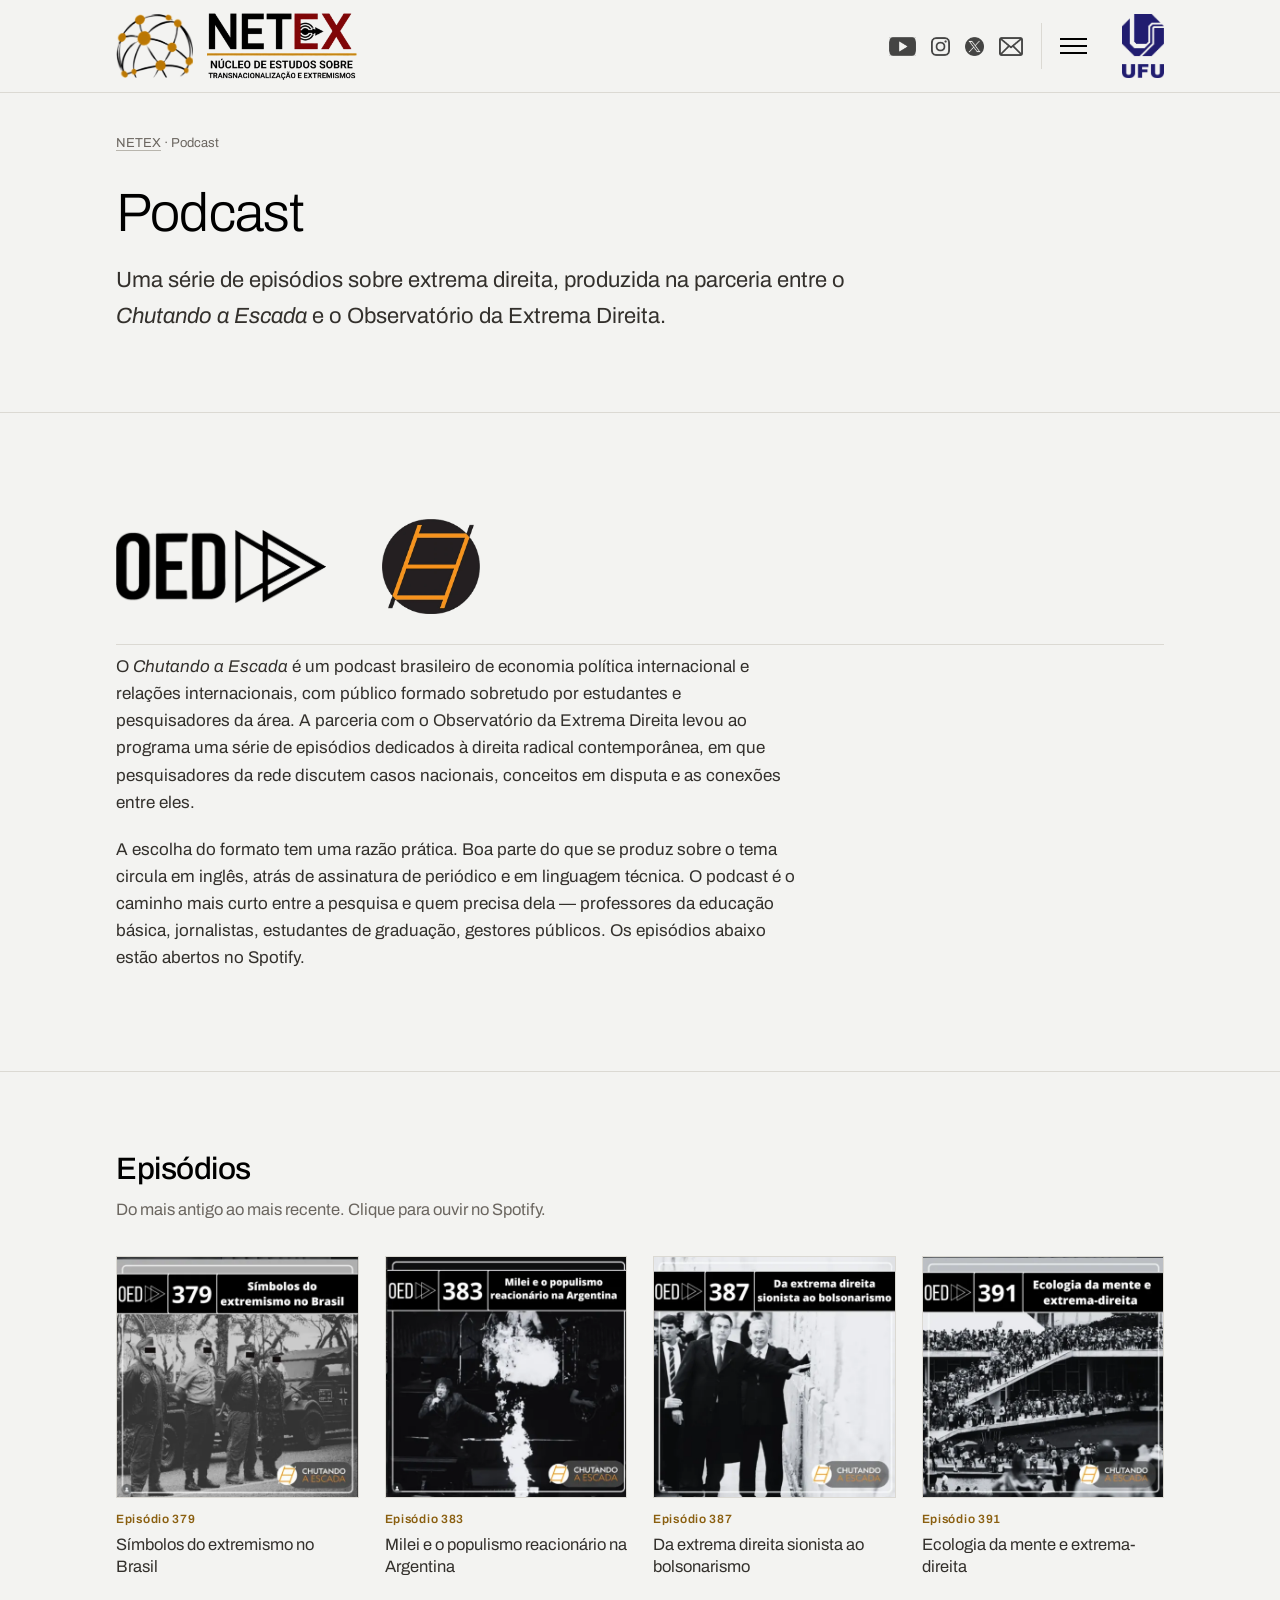
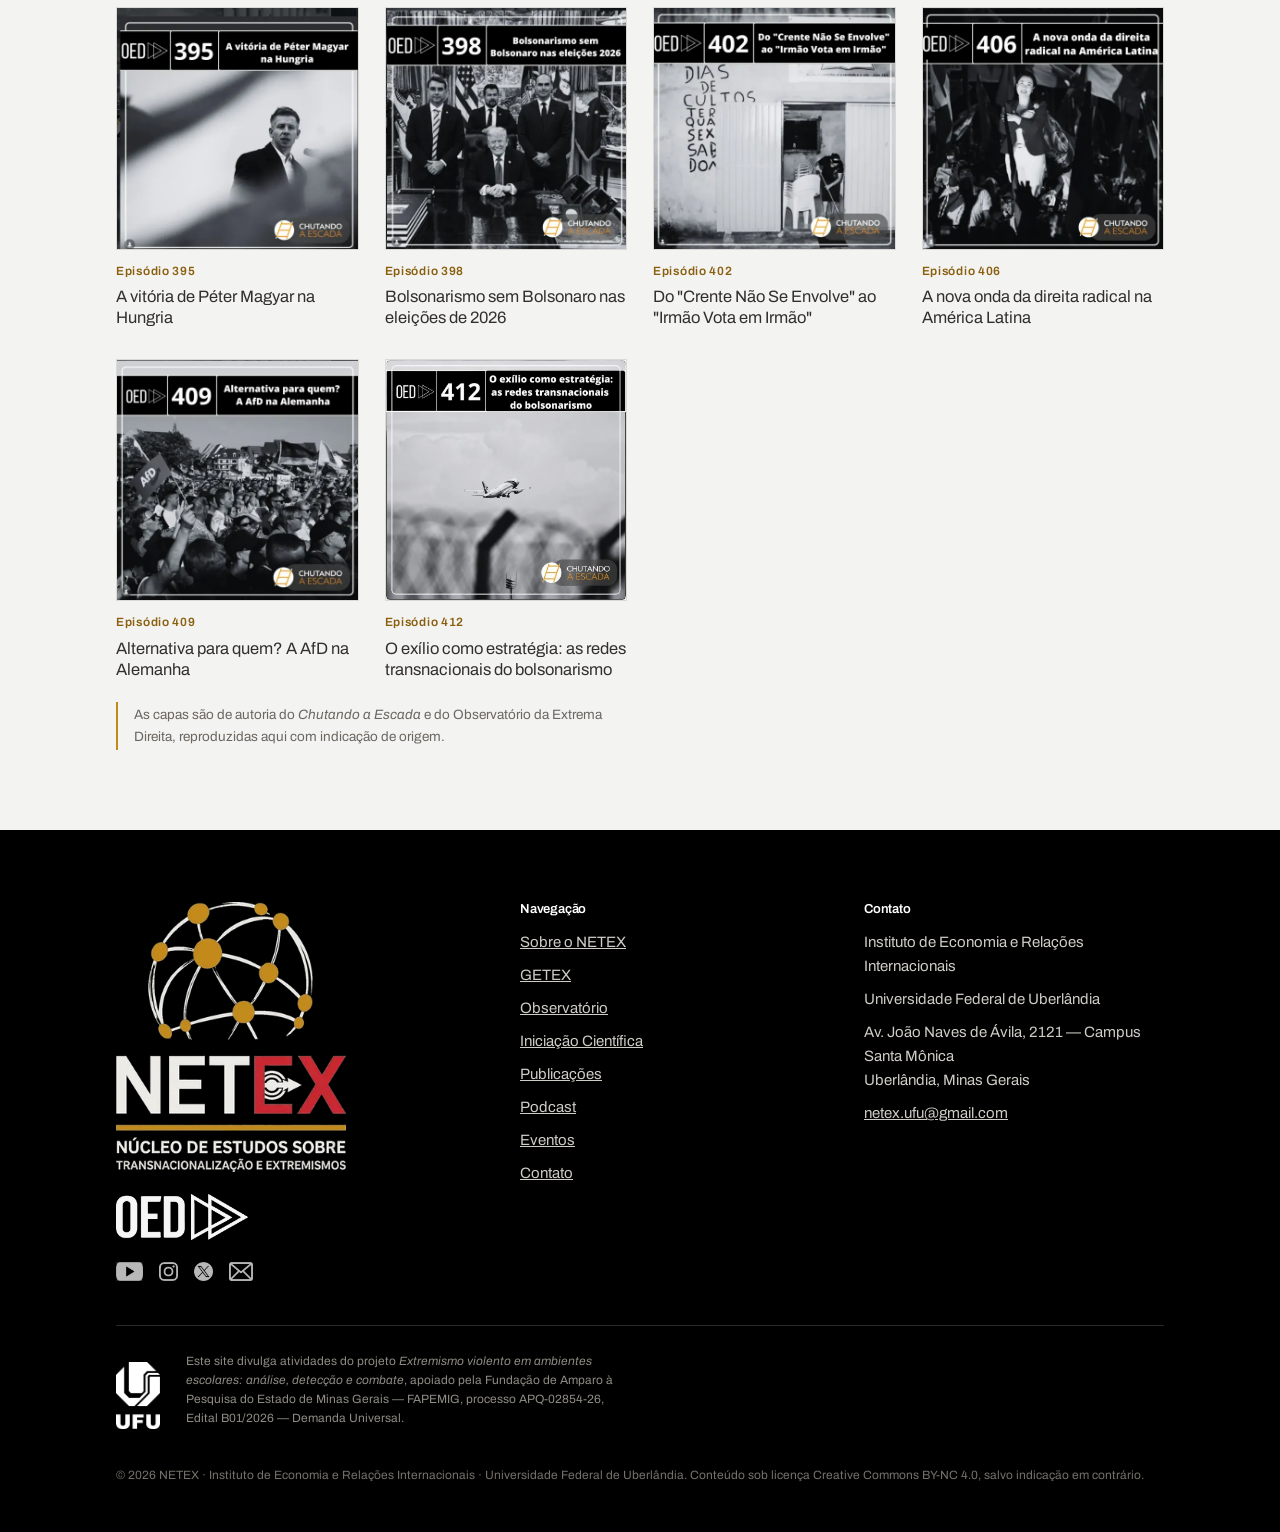
<file: podcast.html>
<!DOCTYPE html>
<html lang="pt-BR">
<head>
<meta charset="utf-8">
<meta name="viewport" content="width=device-width, initial-scale=1">
<title>Podcast | NETEX-UFU</title>
<meta name="description" content="Episódios sobre extrema direita produzidos na parceria entre o podcast Chutando a Escada e o Observatório da Extrema Direita.">
<link rel="preconnect" href="https://fonts.googleapis.com">
<link rel="preconnect" href="https://fonts.gstatic.com" crossorigin>
<link href="https://fonts.googleapis.com/css2?family=Archivo:ital,wght@0,300;0,400;0,500;0,600;1,400&display=swap" rel="stylesheet">
<link rel="stylesheet" href="estilo.css">
<link rel="icon" href="/favicon.ico" sizes="any">
<link rel="apple-touch-icon" href="/apple-touch-icon.png">
<meta property="og:type" content="website">
<meta property="og:site_name" content="NETEX-UFU">
<meta property="og:locale" content="pt_BR">
<meta property="og:url" content="https://netex-ufu.com.br/podcast.html">
<meta property="og:title" content="Podcast | NETEX-UFU">
<meta property="og:description" content="Episódios sobre extrema direita produzidos na parceria entre o podcast Chutando a Escada e o Observatório da Extrema Direita.">
<meta property="og:image" content="https://netex-ufu.com.br/og-netex.jpg">
<meta property="og:image:width" content="1200">
<meta property="og:image:height" content="630">
<meta property="og:image:alt" content="Logotipo do NETEX: globo formado por arcos e nós conectados, sobre o nome NETEX e a legenda Núcleo de Estudos sobre Transnacionalização e Extremismos.">
<meta name="twitter:card" content="summary_large_image">
<meta name="twitter:title" content="Podcast | NETEX-UFU">
<meta name="twitter:description" content="Episódios sobre extrema direita produzidos na parceria entre o podcast Chutando a Escada e o Observatório da Extrema Direita.">
<meta name="twitter:image" content="https://netex-ufu.com.br/og-netex.jpg">
<link rel="canonical" href="https://netex-ufu.com.br/podcast.html">
</head>
<body>
<a class="pula" href="#conteudo">Ir para o conteúdo</a>

<header class="topo">
  <div class="wrap">
    <a class="marca" href="index.html" aria-label="NETEX — página inicial">
      <span class="simbolo" role="img" aria-hidden="true"></span>
      <span class="logotipo" role="img" aria-label="NETEX — Núcleo de Estudos sobre Transnacionalização e Extremismos"></span>
    </a>
    <div class="dir">
      <div class="sociais">
        <a href="#" aria-label="YouTube do NETEX"><span class="ic-youtube"></span></a>
        <a href="https://www.instagram.com/netex.ufu/" target="_blank" rel="noopener" aria-label="Instagram do NETEX"><span class="ic-instagram"></span></a>
        <a href="#" aria-label="Perfil do NETEX no X"><span class="ic-x"></span></a>
        <a href="mailto:netex.ufu@gmail.com" aria-label="E-mail do NETEX"><span class="ic-email"></span></a>
      </div>
      <span class="divisor" aria-hidden="true"></span>
      <button class="menu-btn" aria-expanded="false" aria-controls="nav" aria-label="Abrir o menu">
        <span></span><span></span><span></span>
      </button>
      <a class="marca-ufu" href="https://www.ufu.br" aria-label="Universidade Federal de Uberlândia">
        <span class="selo-ufu-topo" role="img" aria-hidden="true"></span>
      </a>
    </div>
    <nav class="nav" id="nav">
      <a href="sobre.html">Sobre o NETEX</a>
      <a href="getex.html">GETEX</a>
      <a href="observatorio.html">Observatório</a>
      <span class="nav-grupo">Pesquisa</span>
      <a class="sub" href="iniciacao-cientifica.html">Iniciação Científica</a>
      <a href="publicacoes.html">Publicações</a>
      <a href="podcast.html" class="ativo" aria-current="page">Podcast</a>
      <a href="eventos.html">Eventos</a>
      <a href="contato.html">Contato</a>
      <a class="entrar" href="/membros/">Entrar</a>
    </nav>
  </div>
</header>

<main id="conteudo">
<div class="wrap">
  <p class="trilha"><a href="index.html">NETEX</a> · Podcast</p>
</div>

<section class="cabeca">
  <div class="wrap">
    <h1>Podcast</h1>
    <p class="deck">Uma série de episódios sobre extrema direita, produzida na parceria entre o
    <em>Chutando a Escada</em> e o Observatório da Extrema Direita.</p>
  </div>
</section>

<section class="secao" id="parceria">
  <div class="wrap">
    <div class="parceiros">
      <span class="lg-oed" role="img" aria-label="Observatório da Extrema Direita"></span>
      <span class="lg-chutando" role="img" aria-label="Chutando a Escada"></span>
    </div>
    <div class="prosa">
      <p>O <em>Chutando a Escada</em> é um podcast brasileiro de economia política internacional e
      relações internacionais, com público formado sobretudo por estudantes e pesquisadores da área.
      A parceria com o Observatório da Extrema Direita levou ao programa uma série de episódios
      dedicados à direita radical contemporânea, em que pesquisadores da rede discutem casos
      nacionais, conceitos em disputa e as conexões entre eles.</p>

      <p>A escolha do formato tem uma razão prática. Boa parte do que se produz sobre o tema circula
      em inglês, atrás de assinatura de periódico e em linguagem técnica. O podcast é o caminho mais
      curto entre a pesquisa e quem precisa dela — professores da educação básica, jornalistas,
      estudantes de graduação, gestores públicos. Os episódios abaixo estão abertos no Spotify.</p>
    </div>
  </div>
</section>

<section class="secao" id="episodios">
  <div class="wrap">
    <div class="secao-topo">
      <h2>Episódios</h2>
      <p>Do mais antigo ao mais recente. Clique para ouvir no Spotify.</p>
    </div>
    <div class="episodios">
      <a class="episodio" href="https://open.spotify.com/episode/1qwehdqpE6BTI6y4Cgtmqi" target="_blank" rel="noopener">
        <img src="img/ep-379.webp" alt="Capa do episódio 379: Símbolos do extremismo no Brasil">
        <span class="num">Episódio 379</span>
        <span class="tit">Símbolos do extremismo no Brasil</span>
      </a>
      <a class="episodio" href="https://open.spotify.com/episode/11xz2Ef9WPR7CBt1gEuU7r" target="_blank" rel="noopener">
        <img src="img/ep-383.webp" alt="Capa do episódio 383: Milei e o populismo reacionário na Argentina">
        <span class="num">Episódio 383</span>
        <span class="tit">Milei e o populismo reacionário na Argentina</span>
      </a>
      <a class="episodio" href="https://open.spotify.com/episode/4qZUa1Aw1T7owppXBitDLJ" target="_blank" rel="noopener">
        <img src="img/ep-387.webp" alt="Capa do episódio 387: Da extrema direita sionista ao bolsonarismo">
        <span class="num">Episódio 387</span>
        <span class="tit">Da extrema direita sionista ao bolsonarismo</span>
      </a>
      <a class="episodio" href="https://open.spotify.com/episode/3WBM78LOPAFWAoPyj9Zo3s" target="_blank" rel="noopener">
        <img src="img/ep-391.webp" alt="Capa do episódio 391: Ecologia da mente e extrema-direita">
        <span class="num">Episódio 391</span>
        <span class="tit">Ecologia da mente e extrema-direita</span>
      </a>
      <a class="episodio" href="https://open.spotify.com/episode/7ysTt6WlwD3milBUQO5Y3Y" target="_blank" rel="noopener">
        <img src="img/ep-395.webp" alt="Capa do episódio 395: A vitória de Péter Magyar na Hungria">
        <span class="num">Episódio 395</span>
        <span class="tit">A vitória de Péter Magyar na Hungria</span>
      </a>
      <a class="episodio" href="https://open.spotify.com/episode/4qZUa1Aw1T7owppXBitDLJ" target="_blank" rel="noopener">
        <img src="img/ep-398.webp" alt="Capa do episódio 398: Bolsonarismo sem Bolsonaro nas eleições de 2026">
        <span class="num">Episódio 398</span>
        <span class="tit">Bolsonarismo sem Bolsonaro nas eleições de 2026</span>
      </a>
      <a class="episodio" href="https://open.spotify.com/episode/3os28GwZ0HPWfVagTaB86s" target="_blank" rel="noopener">
        <img src="img/ep-402.webp" alt="Capa do episódio 402: Do "Crente Não Se Envolve" ao "Irmão Vota em Irmão"">
        <span class="num">Episódio 402</span>
        <span class="tit">Do "Crente Não Se Envolve" ao "Irmão Vota em Irmão"</span>
      </a>
      <a class="episodio" href="https://open.spotify.com/episode/4oKyzwzJnGn7iqC4lpF8oV" target="_blank" rel="noopener">
        <img src="img/ep-406.webp" alt="Capa do episódio 406: A nova onda da direita radical na América Latina">
        <span class="num">Episódio 406</span>
        <span class="tit">A nova onda da direita radical na América Latina</span>
      </a>
      <a class="episodio" href="https://open.spotify.com/episode/6Amqy4mhQHyQCKrUvCmYit" target="_blank" rel="noopener">
        <img src="img/ep-409.webp" alt="Capa do episódio 409: Alternativa para quem? A AfD na Alemanha">
        <span class="num">Episódio 409</span>
        <span class="tit">Alternativa para quem? A AfD na Alemanha</span>
      </a>
      <a class="episodio" href="https://open.spotify.com/episode/4VJbVDxAOPMeNdKqW3FDcq" target="_blank" rel="noopener">
        <img src="img/ep-412.webp" alt="Capa do episódio 412: O exílio como estratégia: as redes transnacionais do bolsonarismo">
        <span class="num">Episódio 412</span>
        <span class="tit">O exílio como estratégia: as redes transnacionais do bolsonarismo</span>
      </a>
    </div>
    <p class="nota">As capas são de autoria do <em>Chutando a Escada</em> e do Observatório da
    Extrema Direita, reproduzidas aqui com indicação de origem.</p>
  </div>
</section>
</main>

<footer class="rodape" id="contato-rodape">
  <div class="wrap">
    <div class="rodape-grade">
      <div>
        <span class="logo-negativo" role="img" aria-label="NETEX — Núcleo de Estudos sobre Transnacionalização e Extremismos"></span>
        <a href="https://www.oedbrasil.com.br" target="_blank" rel="noopener"
           aria-label="Observatório da Extrema Direita"><span class="oed-rodape" role="img"></span></a>
        <div class="sociais-rodape">
          <a href="#" aria-label="YouTube"><span class="ic-youtube"></span></a>
          <a href="https://www.instagram.com/netex.ufu/" target="_blank" rel="noopener" aria-label="Instagram"><span class="ic-instagram"></span></a>
          <a href="#" aria-label="X"><span class="ic-x"></span></a>
          <a href="mailto:netex.ufu@gmail.com" aria-label="E-mail"><span class="ic-email"></span></a>
        </div>
      </div>
      <div>
        <h3>Navegação</h3>
        <ul>
          <li><a href="sobre.html">Sobre o NETEX</a></li>
          <li><a href="getex.html">GETEX</a></li>
          <li><a href="observatorio.html">Observatório</a></li>
          <li><a href="iniciacao-cientifica.html">Iniciação Científica</a></li>
          <li><a href="publicacoes.html">Publicações</a></li>
          <li><a href="podcast.html">Podcast</a></li>
          <li><a href="eventos.html">Eventos</a></li>
          <li><a href="contato.html">Contato</a></li>
        </ul>
      </div>
      <div>
        <h3>Contato</h3>
        <ul>
          <li>Instituto de Economia e Relações Internacionais</li>
          <li>Universidade Federal de Uberlândia</li>
          <li>Av. João Naves de Ávila, 2121 — Campus Santa Mônica<br>Uberlândia, Minas Gerais</li>
          <li><a href="mailto:netex.ufu@gmail.com">netex.ufu@gmail.com</a></li>
        </ul>
      </div>
    </div>
    <div class="selos">
      <span class="selo-ufu" role="img" aria-label="Universidade Federal de Uberlândia"></span>
      <p class="fomento">Este site divulga atividades do projeto <em>Extremismo violento em ambientes
      escolares: análise, detecção e combate</em>, apoiado pela Fundação de Amparo à Pesquisa do Estado
      de Minas Gerais — FAPEMIG, processo APQ-02854-26, Edital B01/2026 — Demanda Universal.</p>
    </div>
    <p class="legal">© 2026 NETEX · Instituto de Economia e Relações Internacionais · Universidade
    Federal de Uberlândia. Conteúdo sob licença Creative Commons BY-NC 4.0, salvo indicação em
    contrário.</p>
  </div>
</footer>

<script>
/* Menu suspenso. Fecha ao escolher um item, ao clicar fora ou com Esc. */
(function(){
  var b=document.querySelector('.menu-btn'), n=document.getElementById('nav');
  if(!b) return;
  function fechar(){ n.classList.remove('aberta'); b.classList.remove('aberto');
    b.setAttribute('aria-expanded','false'); b.setAttribute('aria-label','Abrir o menu'); }
  b.addEventListener('click',function(e){ e.stopPropagation();
    var aberta=n.classList.toggle('aberta');
    b.classList.toggle('aberto',aberta);
    b.setAttribute('aria-expanded',aberta);
    b.setAttribute('aria-label',aberta?'Fechar o menu':'Abrir o menu'); });
  n.addEventListener('click',function(e){ if(e.target.tagName==='A') fechar(); });
  document.addEventListener('click',function(e){ if(!n.contains(e.target)) fechar(); });
  document.addEventListener('keydown',function(e){ if(e.key==='Escape') fechar(); });
})();
</script>

</body>
</html>
</file>
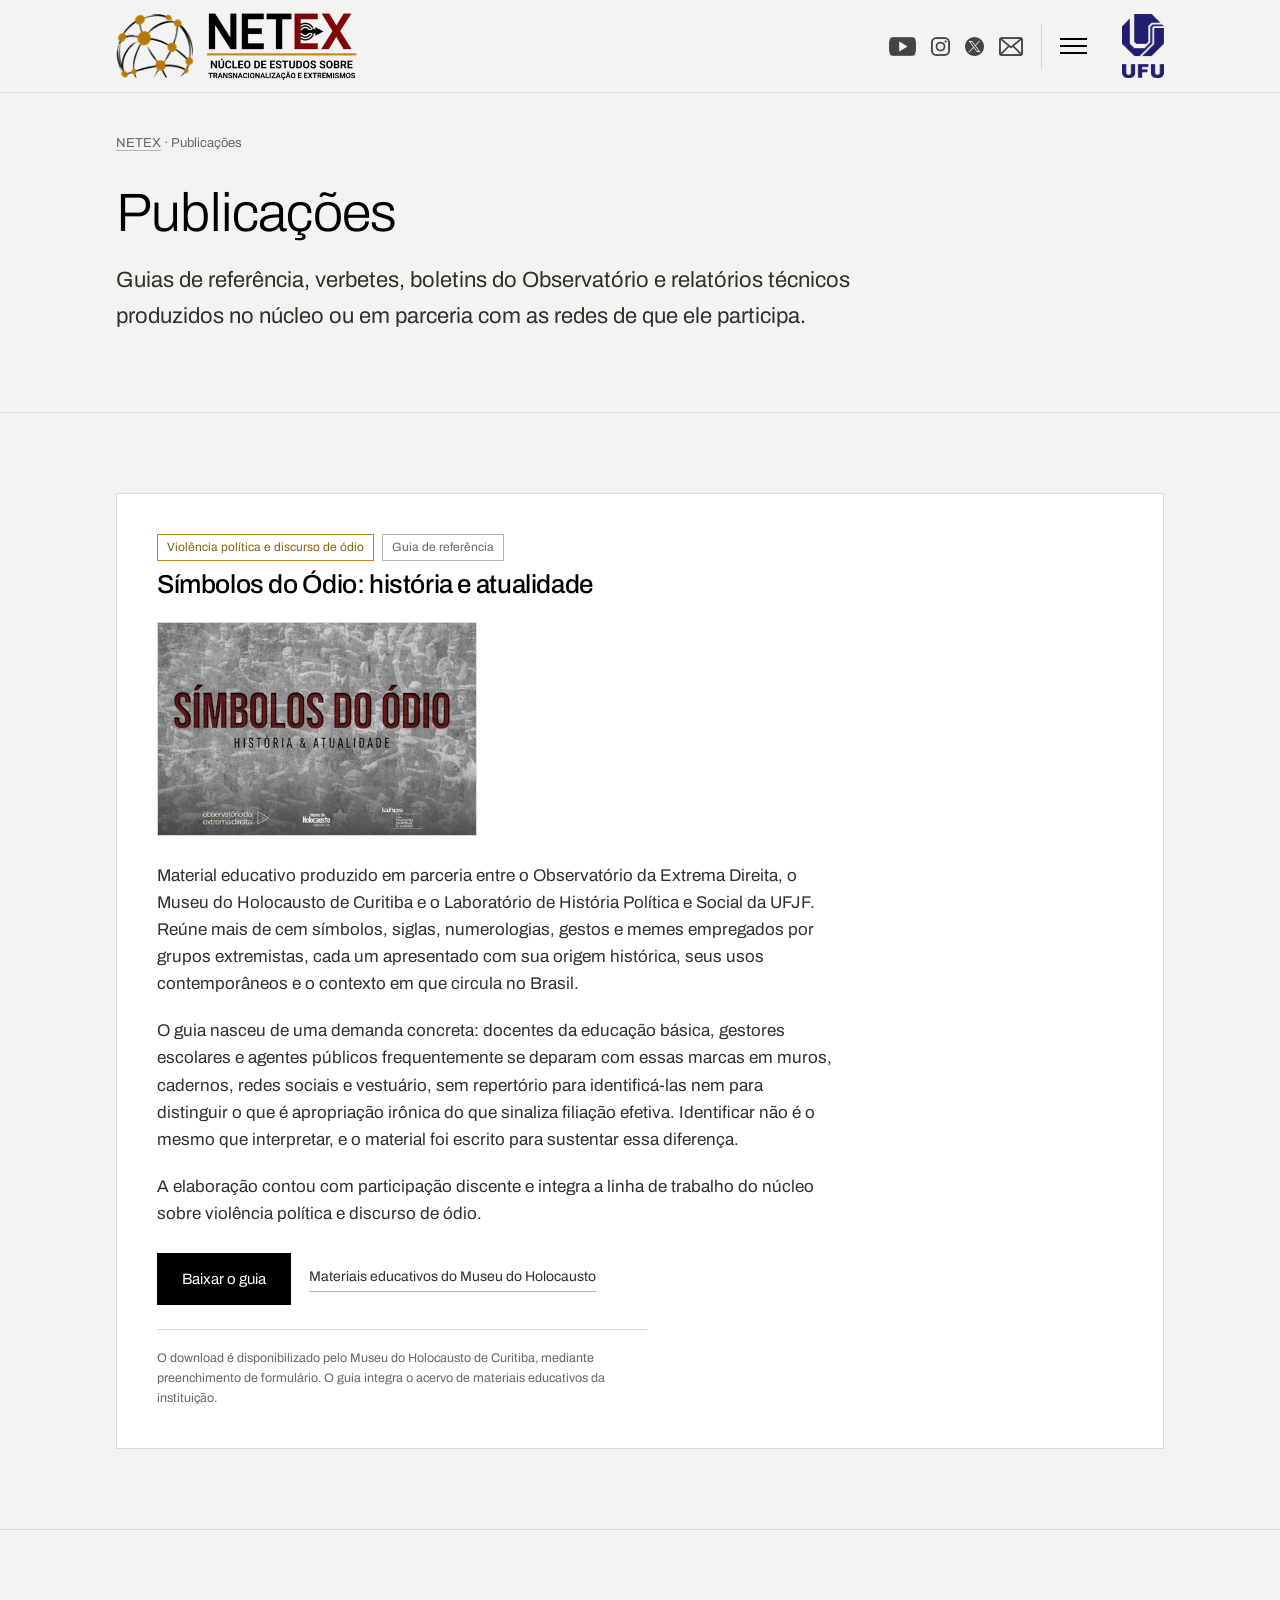
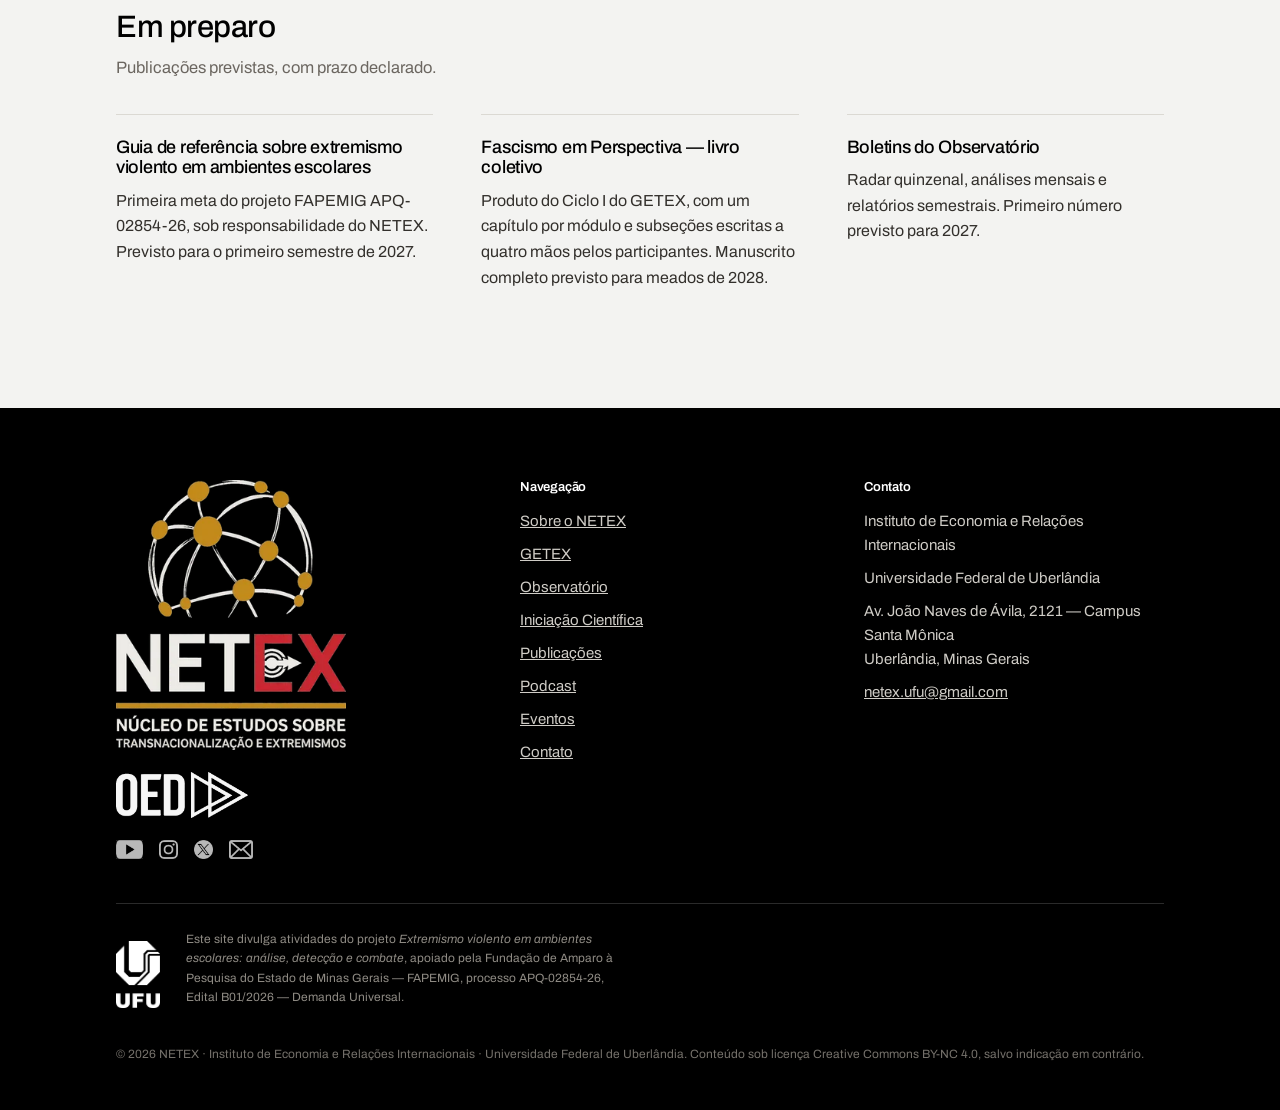
<file: publicacoes.html>
<!DOCTYPE html>
<html lang="pt-BR">
<head>
<meta charset="utf-8">
<meta name="viewport" content="width=device-width, initial-scale=1">
<title>Publicações | NETEX-UFU</title>
<meta name="description" content="Guias de referência, verbetes, boletins e relatórios produzidos pelo NETEX e por seus parceiros.">
<link rel="preconnect" href="https://fonts.googleapis.com">
<link rel="preconnect" href="https://fonts.gstatic.com" crossorigin>
<link href="https://fonts.googleapis.com/css2?family=Archivo:ital,wght@0,300;0,400;0,500;0,600;1,400&display=swap" rel="stylesheet">
<link rel="stylesheet" href="estilo.css">
<link rel="icon" href="/favicon.ico" sizes="any">
<link rel="apple-touch-icon" href="/apple-touch-icon.png">
<meta property="og:type" content="website">
<meta property="og:site_name" content="NETEX-UFU">
<meta property="og:locale" content="pt_BR">
<meta property="og:url" content="https://netex-ufu.com.br/publicacoes.html">
<meta property="og:title" content="Publicações | NETEX-UFU">
<meta property="og:description" content="Guias de referência, verbetes, boletins e relatórios produzidos pelo NETEX e por seus parceiros.">
<meta property="og:image" content="https://netex-ufu.com.br/og-netex.jpg">
<meta property="og:image:width" content="1200">
<meta property="og:image:height" content="630">
<meta property="og:image:alt" content="Logotipo do NETEX: globo formado por arcos e nós conectados, sobre o nome NETEX e a legenda Núcleo de Estudos sobre Transnacionalização e Extremismos.">
<meta name="twitter:card" content="summary_large_image">
<meta name="twitter:title" content="Publicações | NETEX-UFU">
<meta name="twitter:description" content="Guias de referência, verbetes, boletins e relatórios produzidos pelo NETEX e por seus parceiros.">
<meta name="twitter:image" content="https://netex-ufu.com.br/og-netex.jpg">
<link rel="canonical" href="https://netex-ufu.com.br/publicacoes.html">
</head>
<body>
<a class="pula" href="#conteudo">Ir para o conteúdo</a>

<header class="topo">
  <div class="wrap">
    <a class="marca" href="index.html" aria-label="NETEX — página inicial">
      <span class="simbolo" role="img" aria-hidden="true"></span>
      <span class="logotipo" role="img" aria-label="NETEX — Núcleo de Estudos sobre Transnacionalização e Extremismos"></span>
    </a>
    <div class="dir">
      <div class="sociais">
        <a href="#" aria-label="YouTube do NETEX"><span class="ic-youtube"></span></a>
        <a href="https://www.instagram.com/netex.ufu/" target="_blank" rel="noopener" aria-label="Instagram do NETEX"><span class="ic-instagram"></span></a>
        <a href="#" aria-label="Perfil do NETEX no X"><span class="ic-x"></span></a>
        <a href="mailto:netex.ufu@gmail.com" aria-label="E-mail do NETEX"><span class="ic-email"></span></a>
      </div>
      <span class="divisor" aria-hidden="true"></span>
      <button class="menu-btn" aria-expanded="false" aria-controls="nav" aria-label="Abrir o menu">
        <span></span><span></span><span></span>
      </button>
      <a class="marca-ufu" href="https://www.ufu.br" aria-label="Universidade Federal de Uberlândia">
        <span class="selo-ufu-topo" role="img" aria-hidden="true"></span>
      </a>
    </div>
    <nav class="nav" id="nav">
      <a href="sobre.html">Sobre o NETEX</a>
      <a href="getex.html">GETEX</a>
      <a href="observatorio.html">Observatório</a>
      <span class="nav-grupo">Pesquisa</span>
      <a class="sub" href="iniciacao-cientifica.html">Iniciação Científica</a>
      <a href="publicacoes.html" class="ativo" aria-current="page">Publicações</a>
      <a href="podcast.html">Podcast</a>
      <a href="eventos.html">Eventos</a>
      <a href="contato.html">Contato</a>
      <a class="entrar" href="/membros/">Entrar</a>
    </nav>
  </div>
</header>

<main id="conteudo">
<div class="wrap">
  <p class="trilha"><a href="index.html">NETEX</a> · Publicações</p>
</div>

<section class="cabeca">
  <div class="wrap">
    <h1>Publicações</h1>
    <p class="deck">Guias de referência, verbetes, boletins do Observatório e relatórios técnicos
    produzidos no núcleo ou em parceria com as redes de que ele participa.</p>
  </div>
</section>

<section class="secao" id="simbolos">
  <div class="wrap">
    <div class="caixa">
      <div class="etiquetas">
        <span class="etiqueta tema">Violência política e discurso de ódio</span>
        <span class="etiqueta">Guia de referência</span>
      </div>
      <h3>Símbolos do Ódio: história e atualidade</h3>

      <img src="img/th-simbolos.webp" alt="Capa do guia Símbolos do Ódio: história e atualidade"
           style="width:320px;border:1px solid var(--linha);margin:22px 0 26px">

      <div class="prosa">
        <p>Material educativo produzido em parceria entre o Observatório da Extrema Direita, o Museu
        do Holocausto de Curitiba e o Laboratório de História Política e Social da UFJF. Reúne mais
        de cem símbolos, siglas, numerologias, gestos e memes empregados por grupos extremistas,
        cada um apresentado com sua origem histórica, seus usos contemporâneos e o contexto em que
        circula no Brasil.</p>

        <p>O guia nasceu de uma demanda concreta: docentes da educação básica, gestores escolares e
        agentes públicos frequentemente se deparam com essas marcas em muros, cadernos, redes
        sociais e vestuário, sem repertório para identificá-las nem para distinguir o que é
        apropriação irônica do que sinaliza filiação efetiva. Identificar não é o mesmo que
        interpretar, e o material foi escrito para sustentar essa diferença.</p>

        <p>A elaboração contou com participação discente e integra a linha de trabalho do núcleo
        sobre violência política e discurso de ódio.</p>
      </div>

      <div class="acoes" style="margin-top:26px">
        <a class="botao-escuro" href="https://docs.google.com/forms/d/e/1FAIpQLSfE8DsINSW4fbeUTtYsmw65WxzRIfeEoLBZ__6u3f3Xiy_VZw/viewform" target="_blank" rel="noopener">Baixar o guia</a>
        <a class="secundario" href="https://museudoholocausto.org.br/educacao/materiais-educativos/" target="_blank" rel="noopener">Materiais educativos do Museu do Holocausto</a>
      </div>

      <p class="privacidade">O download é disponibilizado pelo Museu do Holocausto de Curitiba,
      mediante preenchimento de formulário. O guia integra o acervo de materiais educativos da
      instituição.</p>
    </div>
  </div>
</section>

<section class="secao" id="em-preparo">
  <div class="wrap">
    <div class="secao-topo">
      <h2>Em preparo</h2>
      <p>Publicações previstas, com prazo declarado.</p>
    </div>
    <div class="colunas">
      <div class="bloco">
        <h3>Guia de referência sobre extremismo violento em ambientes escolares</h3>
        <p>Primeira meta do projeto FAPEMIG APQ-02854-26, sob responsabilidade do NETEX. Previsto
        para o primeiro semestre de 2027.</p>
      </div>
      <div class="bloco">
        <h3>Fascismo em Perspectiva — livro coletivo</h3>
        <p>Produto do Ciclo I do GETEX, com um capítulo por módulo e subseções escritas a quatro mãos
        pelos participantes. Manuscrito completo previsto para meados de 2028.</p>
      </div>
      <div class="bloco">
        <h3>Boletins do Observatório</h3>
        <p>Radar quinzenal, análises mensais e relatórios semestrais. Primeiro número previsto para
        2027.</p>
      </div>
    </div>
  </div>
</section>
</main>

<footer class="rodape" id="contato-rodape">
  <div class="wrap">
    <div class="rodape-grade">
      <div>
        <span class="logo-negativo" role="img" aria-label="NETEX — Núcleo de Estudos sobre Transnacionalização e Extremismos"></span>
        <a href="https://www.oedbrasil.com.br" target="_blank" rel="noopener"
           aria-label="Observatório da Extrema Direita"><span class="oed-rodape" role="img"></span></a>
        <div class="sociais-rodape">
          <a href="#" aria-label="YouTube"><span class="ic-youtube"></span></a>
          <a href="https://www.instagram.com/netex.ufu/" target="_blank" rel="noopener" aria-label="Instagram"><span class="ic-instagram"></span></a>
          <a href="#" aria-label="X"><span class="ic-x"></span></a>
          <a href="mailto:netex.ufu@gmail.com" aria-label="E-mail"><span class="ic-email"></span></a>
        </div>
      </div>
      <div>
        <h3>Navegação</h3>
        <ul>
          <li><a href="sobre.html">Sobre o NETEX</a></li>
          <li><a href="getex.html">GETEX</a></li>
          <li><a href="observatorio.html">Observatório</a></li>
          <li><a href="iniciacao-cientifica.html">Iniciação Científica</a></li>
          <li><a href="publicacoes.html">Publicações</a></li>
          <li><a href="podcast.html">Podcast</a></li>
          <li><a href="eventos.html">Eventos</a></li>
          <li><a href="contato.html">Contato</a></li>
        </ul>
      </div>
      <div>
        <h3>Contato</h3>
        <ul>
          <li>Instituto de Economia e Relações Internacionais</li>
          <li>Universidade Federal de Uberlândia</li>
          <li>Av. João Naves de Ávila, 2121 — Campus Santa Mônica<br>Uberlândia, Minas Gerais</li>
          <li><a href="mailto:netex.ufu@gmail.com">netex.ufu@gmail.com</a></li>
        </ul>
      </div>
    </div>
    <div class="selos">
      <span class="selo-ufu" role="img" aria-label="Universidade Federal de Uberlândia"></span>
      <p class="fomento">Este site divulga atividades do projeto <em>Extremismo violento em ambientes
      escolares: análise, detecção e combate</em>, apoiado pela Fundação de Amparo à Pesquisa do Estado
      de Minas Gerais — FAPEMIG, processo APQ-02854-26, Edital B01/2026 — Demanda Universal.</p>
    </div>
    <p class="legal">© 2026 NETEX · Instituto de Economia e Relações Internacionais · Universidade
    Federal de Uberlândia. Conteúdo sob licença Creative Commons BY-NC 4.0, salvo indicação em
    contrário.</p>
  </div>
</footer>

<script>
/* Menu suspenso. Fecha ao escolher um item, ao clicar fora ou com Esc. */
(function(){
  var b=document.querySelector('.menu-btn'), n=document.getElementById('nav');
  if(!b) return;
  function fechar(){ n.classList.remove('aberta'); b.classList.remove('aberto');
    b.setAttribute('aria-expanded','false'); b.setAttribute('aria-label','Abrir o menu'); }
  b.addEventListener('click',function(e){ e.stopPropagation();
    var aberta=n.classList.toggle('aberta');
    b.classList.toggle('aberto',aberta);
    b.setAttribute('aria-expanded',aberta);
    b.setAttribute('aria-label',aberta?'Fechar o menu':'Abrir o menu'); });
  n.addEventListener('click',function(e){ if(e.target.tagName==='A') fechar(); });
  document.addEventListener('click',function(e){ if(!n.contains(e.target)) fechar(); });
  document.addEventListener('keydown',function(e){ if(e.key==='Escape') fechar(); });
})();
</script>

</body>
</html>
</file>
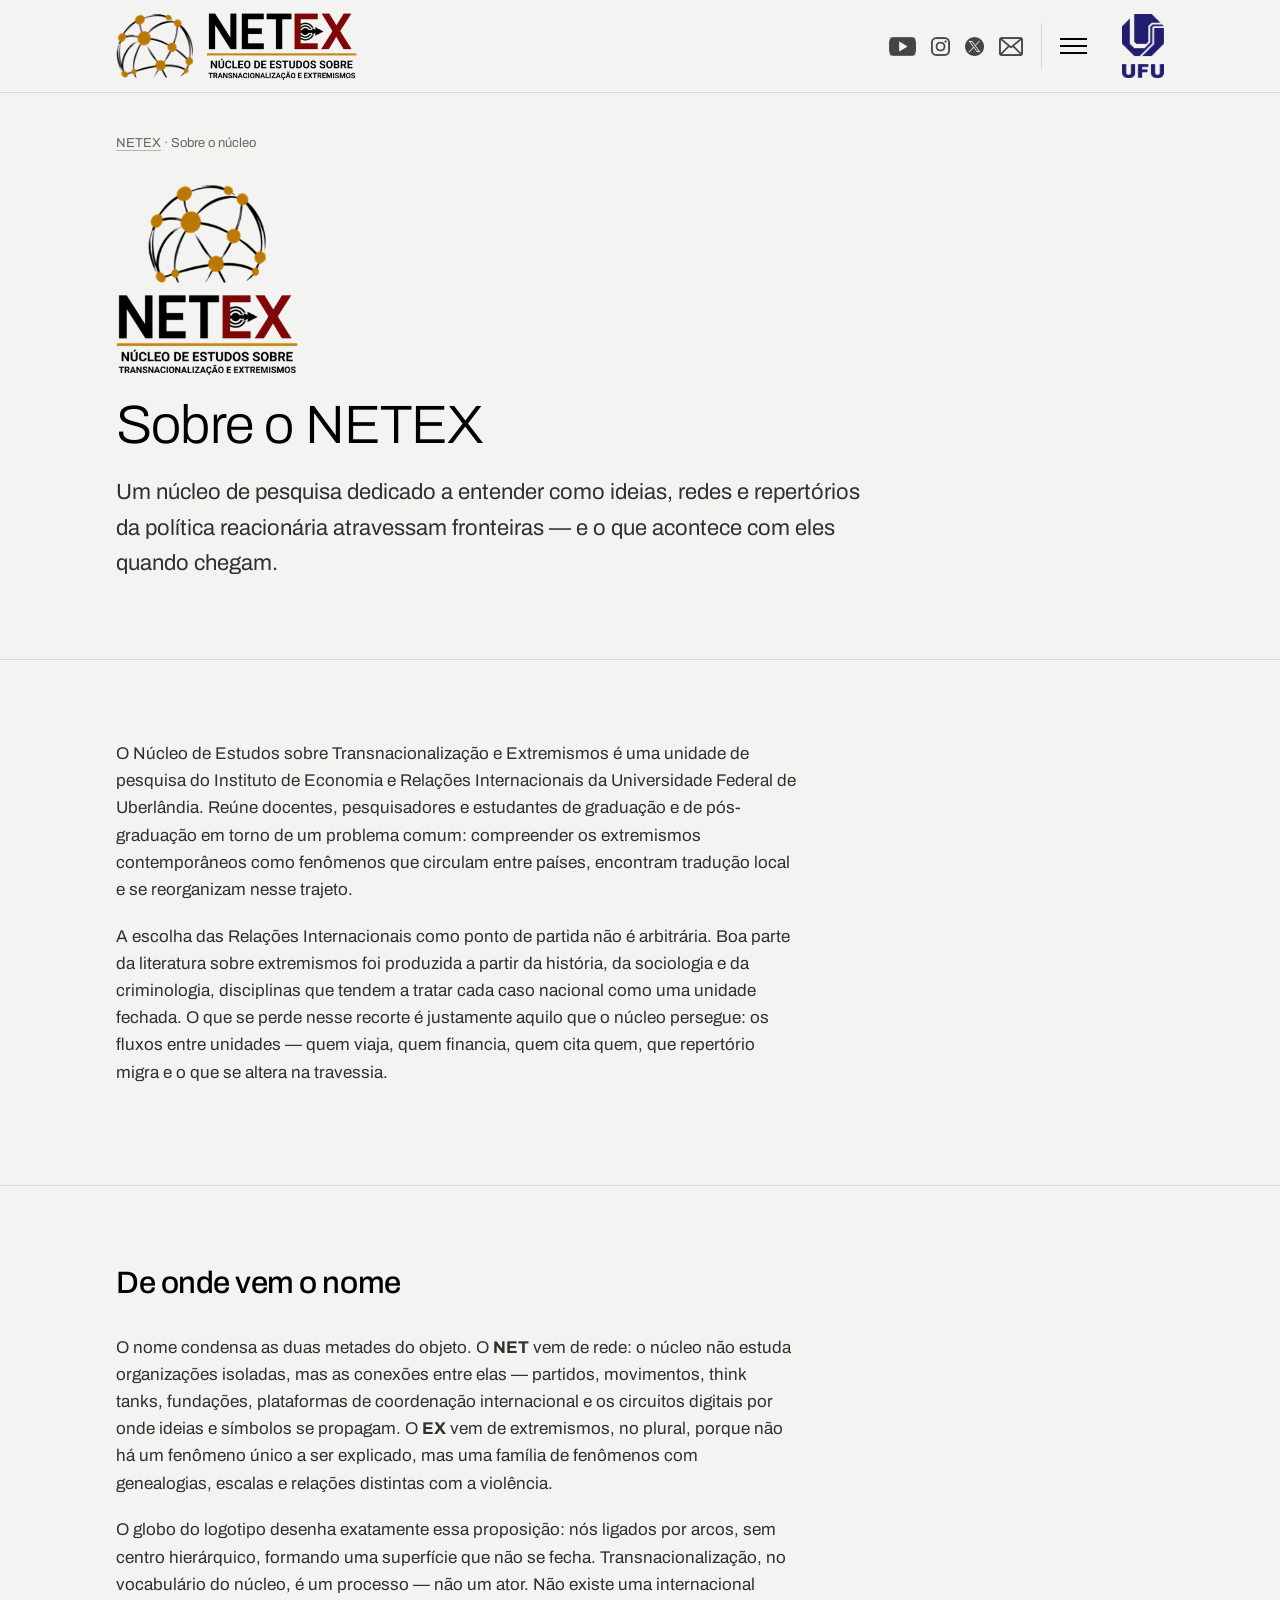
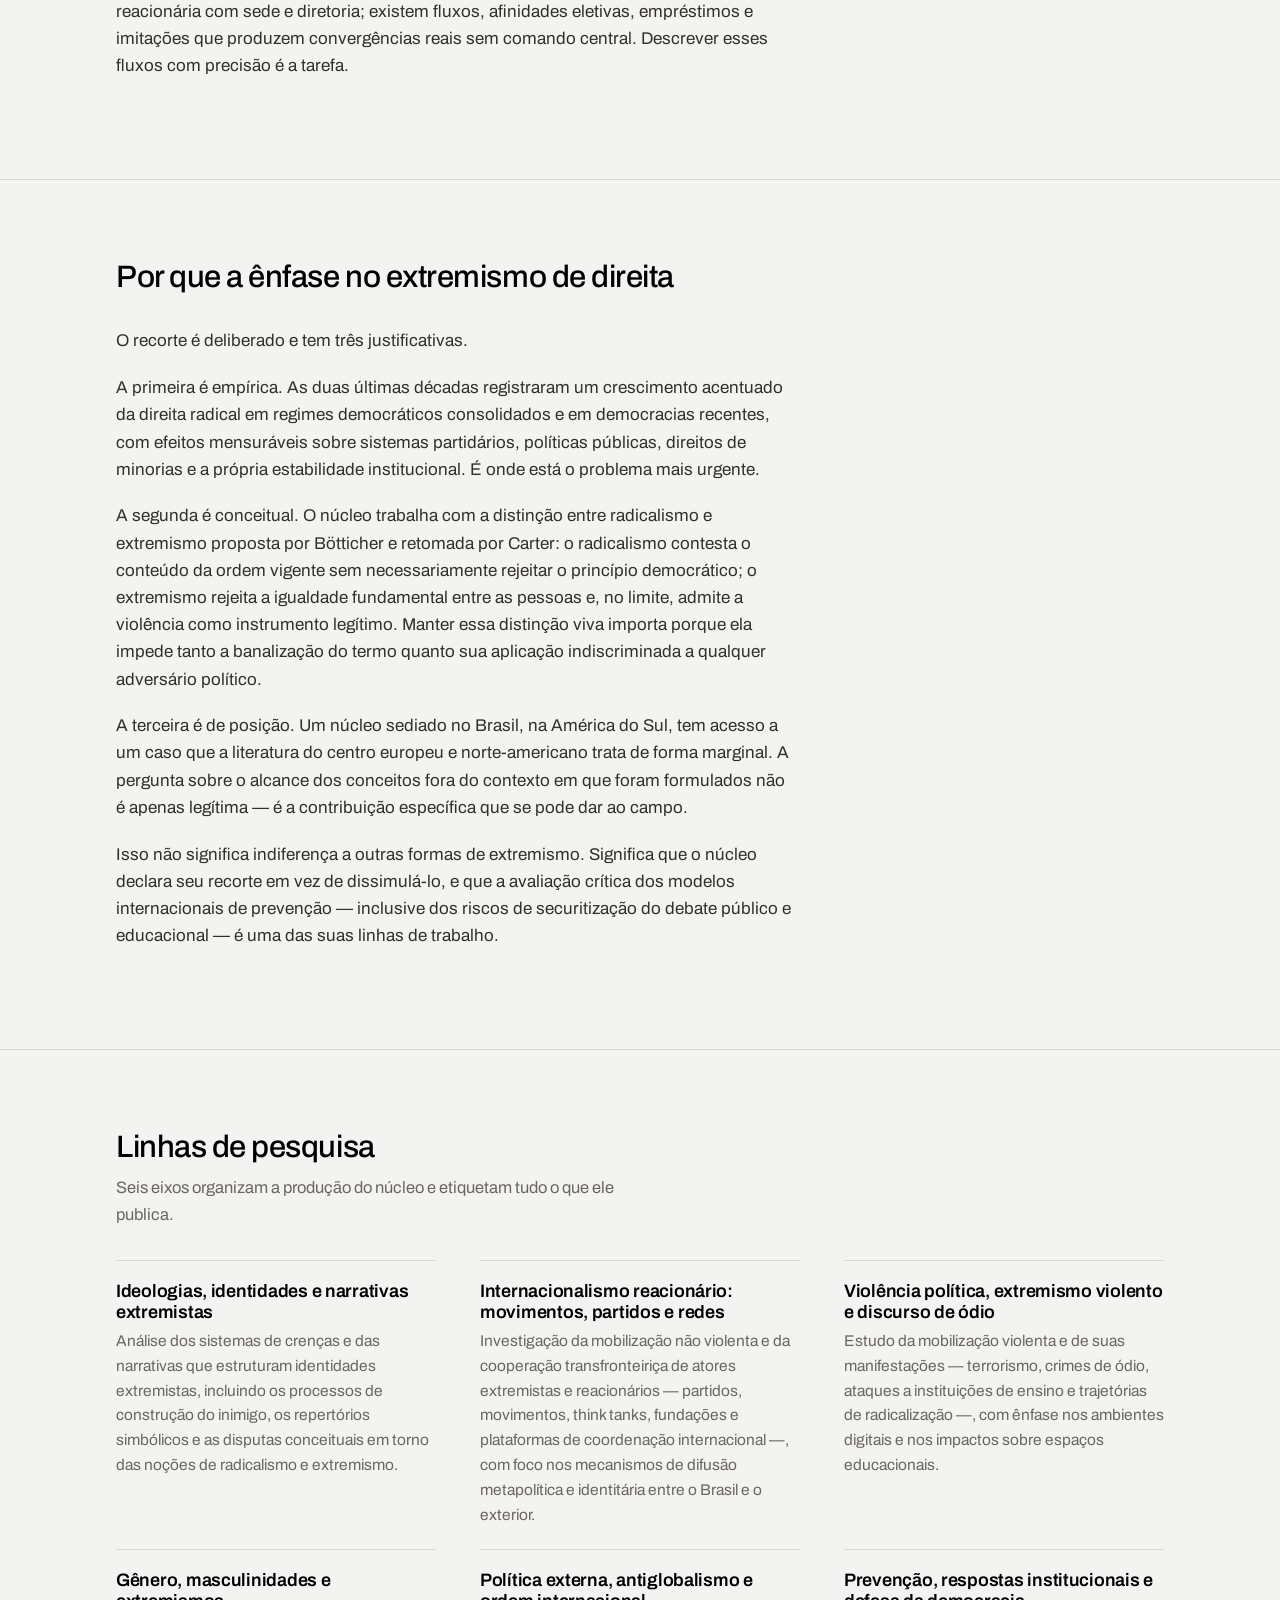
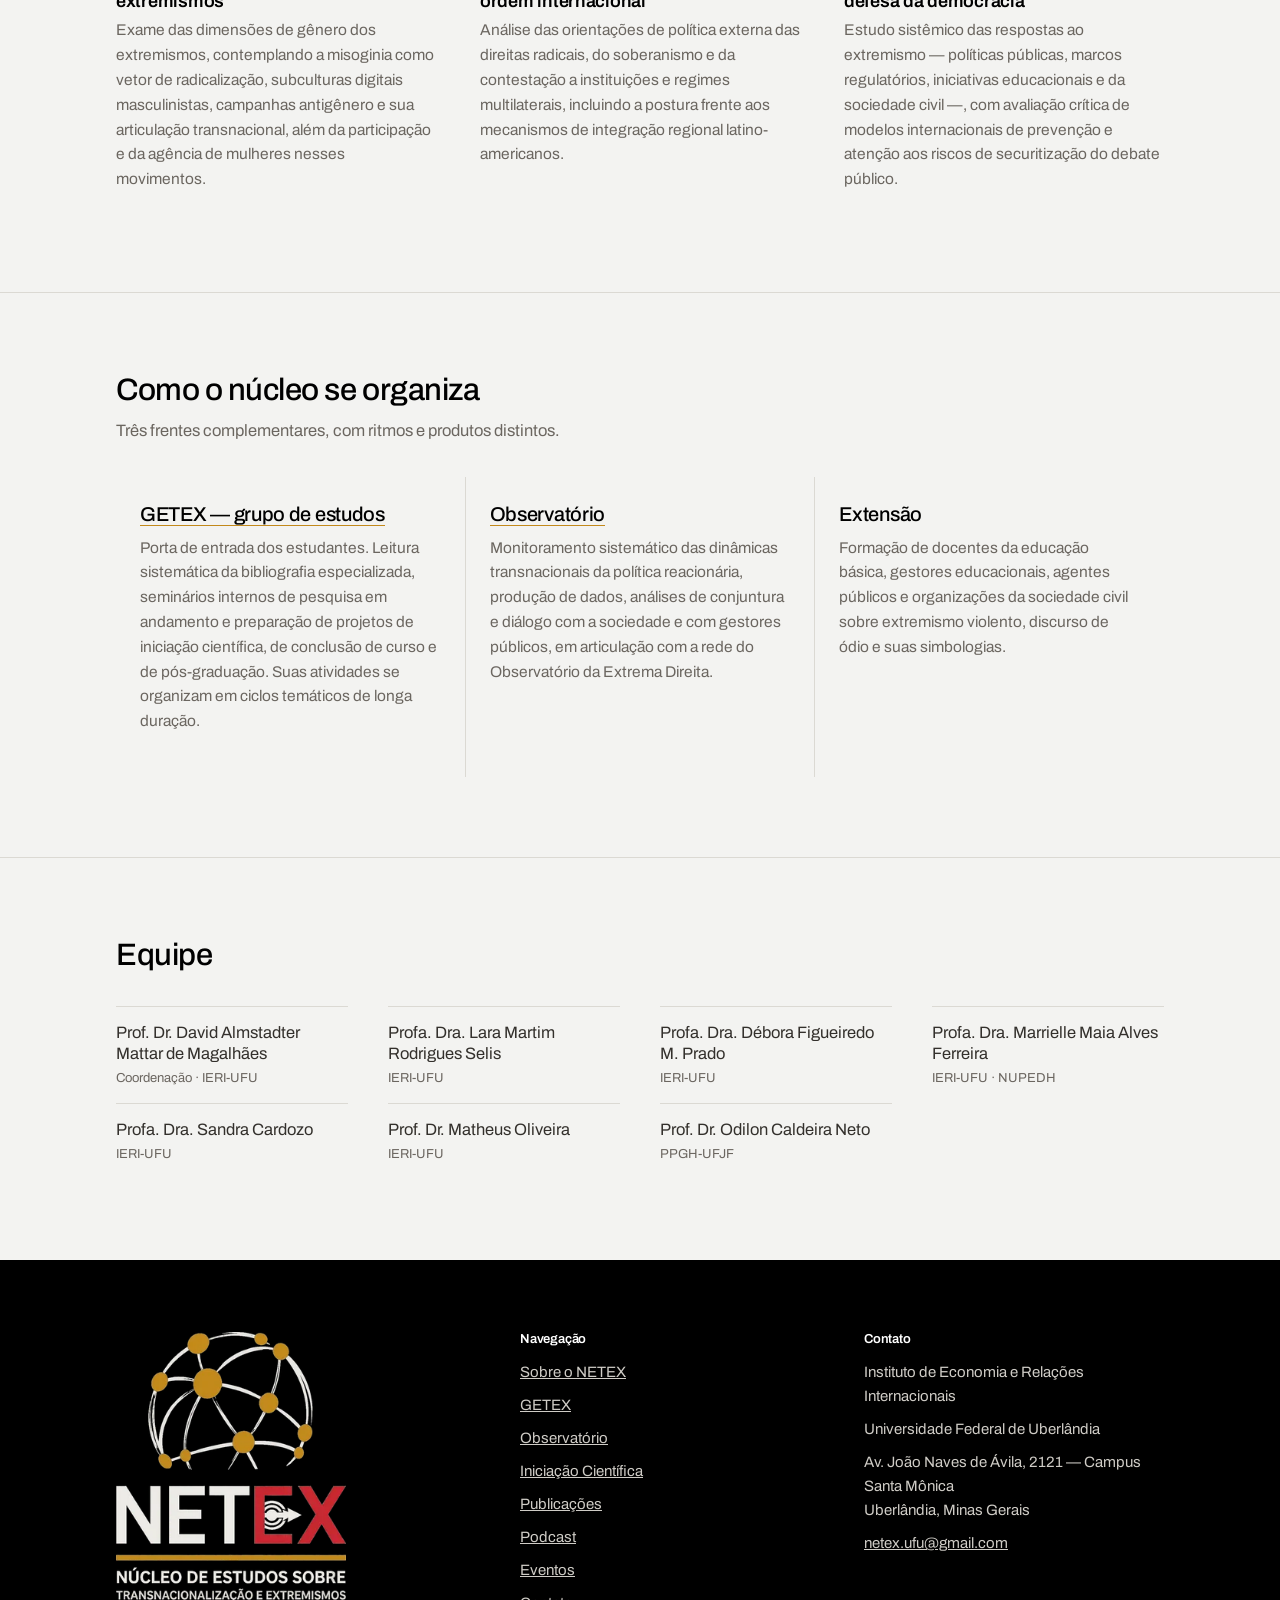
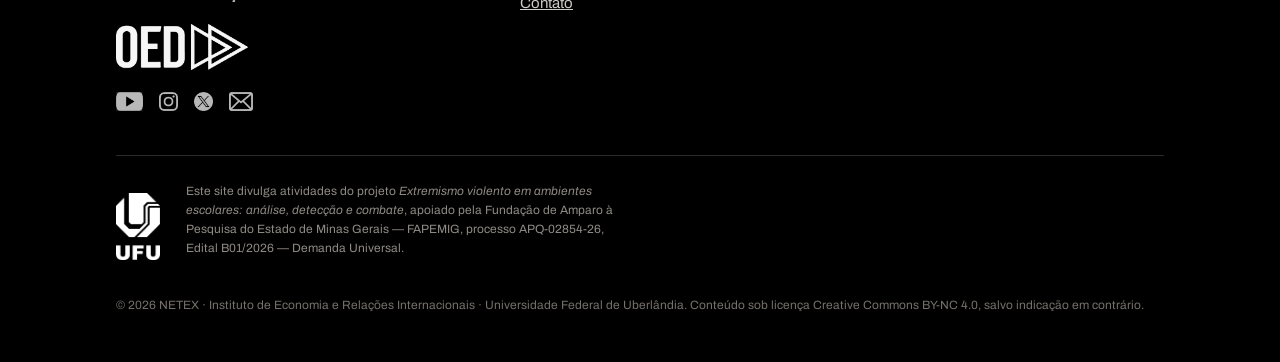
<file: sobre.html>
<!DOCTYPE html>
<html lang="pt-BR">
<head>
<meta charset="utf-8">
<meta name="viewport" content="width=device-width, initial-scale=1">
<title>Sobre o NETEX | Núcleo de Estudos sobre Transnacionalização e Extremismos</title>
<meta name="description" content="O que é o NETEX, de onde vem o nome, por que o foco no extremismo de direita, as seis linhas de pesquisa e a organização interna do núcleo.">
<link rel="preconnect" href="https://fonts.googleapis.com">
<link rel="preconnect" href="https://fonts.gstatic.com" crossorigin>
<link href="https://fonts.googleapis.com/css2?family=Archivo:ital,wght@0,300;0,400;0,500;0,600;1,400&display=swap" rel="stylesheet">
<link rel="stylesheet" href="estilo.css">
<link rel="icon" href="/favicon.ico" sizes="any">
<link rel="apple-touch-icon" href="/apple-touch-icon.png">
<meta property="og:type" content="website">
<meta property="og:site_name" content="NETEX-UFU">
<meta property="og:locale" content="pt_BR">
<meta property="og:url" content="https://netex-ufu.com.br/sobre.html">
<meta property="og:title" content="Sobre o NETEX | Núcleo de Estudos sobre Transnacionalização e Extremismos">
<meta property="og:description" content="O que é o NETEX, de onde vem o nome, por que o foco no extremismo de direita, as seis linhas de pesquisa e a organização interna do núcleo.">
<meta property="og:image" content="https://netex-ufu.com.br/og-netex.jpg">
<meta property="og:image:width" content="1200">
<meta property="og:image:height" content="630">
<meta property="og:image:alt" content="Logotipo do NETEX: globo formado por arcos e nós conectados, sobre o nome NETEX e a legenda Núcleo de Estudos sobre Transnacionalização e Extremismos.">
<meta name="twitter:card" content="summary_large_image">
<meta name="twitter:title" content="Sobre o NETEX | Núcleo de Estudos sobre Transnacionalização e Extremismos">
<meta name="twitter:description" content="O que é o NETEX, de onde vem o nome, por que o foco no extremismo de direita, as seis linhas de pesquisa e a organização interna do núcleo.">
<meta name="twitter:image" content="https://netex-ufu.com.br/og-netex.jpg">
<link rel="canonical" href="https://netex-ufu.com.br/sobre.html">
</head>
<body>
<a class="pula" href="#conteudo">Ir para o conteúdo</a>

<header class="topo">
  <div class="wrap">
    <a class="marca" href="index.html" aria-label="NETEX — página inicial">
      <span class="simbolo" role="img" aria-hidden="true"></span>
      <span class="logotipo" role="img" aria-label="NETEX — Núcleo de Estudos sobre Transnacionalização e Extremismos"></span>
    </a>
    <div class="dir">
      <div class="sociais">
        <a href="#" aria-label="YouTube do NETEX"><span class="ic-youtube"></span></a>
        <a href="https://www.instagram.com/netex.ufu/" target="_blank" rel="noopener" aria-label="Instagram do NETEX"><span class="ic-instagram"></span></a>
        <a href="#" aria-label="Perfil do NETEX no X"><span class="ic-x"></span></a>
        <a href="mailto:netex.ufu@gmail.com" aria-label="E-mail do NETEX"><span class="ic-email"></span></a>
      </div>
      <span class="divisor" aria-hidden="true"></span>
      <button class="menu-btn" aria-expanded="false" aria-controls="nav" aria-label="Abrir o menu">
        <span></span><span></span><span></span>
      </button>
      <a class="marca-ufu" href="https://www.ufu.br" aria-label="Universidade Federal de Uberlândia">
        <span class="selo-ufu-topo" role="img" aria-hidden="true"></span>
      </a>
    </div>
    <nav class="nav" id="nav">
      <a href="sobre.html" class="ativo" aria-current="page">Sobre o NETEX</a>
      <a href="getex.html">GETEX</a>
      <a href="observatorio.html">Observatório</a>
      <span class="nav-grupo">Pesquisa</span>
      <a class="sub" href="iniciacao-cientifica.html">Iniciação Científica</a>
      <a href="publicacoes.html">Publicações</a>
      <a href="podcast.html">Podcast</a>
      <a href="eventos.html">Eventos</a>
      <a href="contato.html">Contato</a>
      <a class="entrar" href="/membros/">Entrar</a>
    </nav>
  </div>
</header>

<main id="conteudo">
<div class="wrap">
  <p class="trilha"><a href="index.html">NETEX</a> · Sobre o núcleo</p>
</div>

<section class="cabeca">
  <div class="wrap">
    <span class="marca-pagina m-netex" role="img" aria-hidden="true"></span>
    <h1>Sobre o NETEX</h1>
    <p class="deck">Um núcleo de pesquisa dedicado a entender como ideias, redes e repertórios da
    política reacionária atravessam fronteiras — e o que acontece com eles quando chegam.</p>
  </div>
</section>

<section class="secao" id="o-nucleo">
  <div class="wrap">
    <div class="prosa">
      <p>O Núcleo de Estudos sobre Transnacionalização e Extremismos é uma unidade de pesquisa do
      Instituto de Economia e Relações Internacionais da Universidade Federal de Uberlândia. Reúne
      docentes, pesquisadores e estudantes de graduação e de pós-graduação em torno de um problema
      comum: compreender os extremismos contemporâneos como fenômenos que circulam entre países,
      encontram tradução local e se reorganizam nesse trajeto.</p>

      <p>A escolha das Relações Internacionais como ponto de partida não é arbitrária. Boa parte da
      literatura sobre extremismos foi produzida a partir da história, da sociologia e da
      criminologia, disciplinas que tendem a tratar cada caso nacional como uma unidade fechada. O
      que se perde nesse recorte é justamente aquilo que o núcleo persegue: os fluxos entre unidades
      — quem viaja, quem financia, quem cita quem, que repertório migra e o que se altera na
      travessia.</p>
    </div>
  </div>
</section>

<section class="secao" id="o-nome">
  <div class="wrap">
    <div class="secao-topo"><h2>De onde vem o nome</h2></div>
    <div class="prosa">
      <p>O nome condensa as duas metades do objeto. O <strong>NET</strong> vem de rede: o núcleo não
      estuda organizações isoladas, mas as conexões entre elas — partidos, movimentos, think tanks,
      fundações, plataformas de coordenação internacional e os circuitos digitais por onde ideias e
      símbolos se propagam. O <strong>EX</strong> vem de extremismos, no plural, porque não há um
      fenômeno único a ser explicado, mas uma família de fenômenos com genealogias, escalas e
      relações distintas com a violência.</p>

      <p>O globo do logotipo desenha exatamente essa proposição: nós ligados por arcos, sem centro
      hierárquico, formando uma superfície que não se fecha. Transnacionalização, no vocabulário do
      núcleo, é um processo — não um ator. Não existe uma internacional reacionária com sede e
      diretoria; existem fluxos, afinidades eletivas, empréstimos e imitações que produzem
      convergências reais sem comando central. Descrever esses fluxos com precisão é a tarefa.</p>
    </div>
  </div>
</section>

<section class="secao" id="recorte">
  <div class="wrap">
    <div class="secao-topo"><h2>Por que a ênfase no extremismo de direita</h2></div>
    <div class="prosa">
      <p>O recorte é deliberado e tem três justificativas.</p>

      <p>A primeira é empírica. As duas últimas décadas registraram um crescimento acentuado da
      direita radical em regimes democráticos consolidados e em democracias recentes, com efeitos
      mensuráveis sobre sistemas partidários, políticas públicas, direitos de minorias e a própria
      estabilidade institucional. É onde está o problema mais urgente.</p>

      <p>A segunda é conceitual. O núcleo trabalha com a distinção entre radicalismo e extremismo
      proposta por Bötticher e retomada por Carter: o radicalismo contesta o conteúdo da ordem
      vigente sem necessariamente rejeitar o princípio democrático; o extremismo rejeita a igualdade
      fundamental entre as pessoas e, no limite, admite a violência como instrumento legítimo. Manter
      essa distinção viva importa porque ela impede tanto a banalização do termo quanto sua
      aplicação indiscriminada a qualquer adversário político.</p>

      <p>A terceira é de posição. Um núcleo sediado no Brasil, na América do Sul, tem acesso a um
      caso que a literatura do centro europeu e norte-americano trata de forma marginal. A pergunta
      sobre o alcance dos conceitos fora do contexto em que foram formulados não é apenas legítima —
      é a contribuição específica que se pode dar ao campo.</p>

      <p>Isso não significa indiferença a outras formas de extremismo. Significa que o núcleo declara
      seu recorte em vez de dissimulá-lo, e que a avaliação crítica dos modelos internacionais de
      prevenção — inclusive dos riscos de securitização do debate público e educacional — é uma das
      suas linhas de trabalho.</p>
    </div>
  </div>
</section>

<section class="secao" id="linhas">
  <div class="wrap">
    <div class="secao-topo">
      <h2>Linhas de pesquisa</h2>
      <p>Seis eixos organizam a produção do núcleo e etiquetam tudo o que ele publica.</p>
    </div>
    <div class="linhas">
      <div class="linha-item">
        <h3>Ideologias, identidades e narrativas extremistas</h3>
        <p>Análise dos sistemas de crenças e das narrativas que estruturam identidades extremistas,
        incluindo os processos de construção do inimigo, os repertórios simbólicos e as disputas
        conceituais em torno das noções de radicalismo e extremismo.</p>
      </div>
      <div class="linha-item">
        <h3>Internacionalismo reacionário: movimentos, partidos e redes</h3>
        <p>Investigação da mobilização não violenta e da cooperação transfronteiriça de atores
        extremistas e reacionários — partidos, movimentos, think tanks, fundações e plataformas de
        coordenação internacional —, com foco nos mecanismos de difusão metapolítica e identitária
        entre o Brasil e o exterior.</p>
      </div>
      <div class="linha-item">
        <h3>Violência política, extremismo violento e discurso de ódio</h3>
        <p>Estudo da mobilização violenta e de suas manifestações — terrorismo, crimes de ódio,
        ataques a instituições de ensino e trajetórias de radicalização —, com ênfase nos ambientes
        digitais e nos impactos sobre espaços educacionais.</p>
      </div>
      <div class="linha-item">
        <h3>Gênero, masculinidades e extremismos</h3>
        <p>Exame das dimensões de gênero dos extremismos, contemplando a misoginia como vetor de
        radicalização, subculturas digitais masculinistas, campanhas antigênero e sua articulação
        transnacional, além da participação e da agência de mulheres nesses movimentos.</p>
      </div>
      <div class="linha-item">
        <h3>Política externa, antiglobalismo e ordem internacional</h3>
        <p>Análise das orientações de política externa das direitas radicais, do soberanismo e da
        contestação a instituições e regimes multilaterais, incluindo a postura frente aos mecanismos
        de integração regional latino-americanos.</p>
      </div>
      <div class="linha-item">
        <h3>Prevenção, respostas institucionais e defesa da democracia</h3>
        <p>Estudo sistêmico das respostas ao extremismo — políticas públicas, marcos regulatórios,
        iniciativas educacionais e da sociedade civil —, com avaliação crítica de modelos
        internacionais de prevenção e atenção aos riscos de securitização do debate público.</p>
      </div>
    </div>
  </div>
</section>

<section class="secao" id="organizacao">
  <div class="wrap">
    <div class="secao-topo">
      <h2>Como o núcleo se organiza</h2>
      <p>Três frentes complementares, com ritmos e produtos distintos.</p>
    </div>
    <div class="frentes">
      <div class="frente">
        <h3><a href="getex.html">GETEX — grupo de estudos</a></h3>
        <p>Porta de entrada dos estudantes. Leitura sistemática da bibliografia especializada,
        seminários internos de pesquisa em andamento e preparação de projetos de iniciação
        científica, de conclusão de curso e de pós-graduação. Suas atividades se organizam em ciclos
        temáticos de longa duração.</p>
      </div>
      <div class="frente">
        <h3><a href="observatorio.html">Observatório</a></h3>
        <p>Monitoramento sistemático das dinâmicas transnacionais da política reacionária, produção
        de dados, análises de conjuntura e diálogo com a sociedade e com gestores públicos, em
        articulação com a rede do Observatório da Extrema Direita.</p>
      </div>
      <div class="frente">
        <h3>Extensão</h3>
        <p>Formação de docentes da educação básica, gestores educacionais, agentes públicos e
        organizações da sociedade civil sobre extremismo violento, discurso de ódio e suas
        simbologias.</p>
      </div>
    </div>
  </div>
</section>

<section class="secao" id="equipe">
  <div class="wrap">
    <div class="secao-topo"><h2>Equipe</h2></div>
    <div class="equipe">
      <div class="pessoa"><div class="nome">Prof. Dr. David Almstadter Mattar de Magalhães</div><div class="onde">Coordenação · IERI-UFU</div></div>
      <div class="pessoa"><div class="nome">Profa. Dra. Lara Martim Rodrigues Selis</div><div class="onde">IERI-UFU</div></div>
      <div class="pessoa"><div class="nome">Profa. Dra. Débora Figueiredo M. Prado</div><div class="onde">IERI-UFU</div></div>
      <div class="pessoa"><div class="nome">Profa. Dra. Marrielle Maia Alves Ferreira</div><div class="onde">IERI-UFU · NUPEDH</div></div>
      <div class="pessoa"><div class="nome">Profa. Dra. Sandra Cardozo</div><div class="onde">IERI-UFU</div></div>
      <div class="pessoa"><div class="nome">Prof. Dr. Matheus Oliveira</div><div class="onde">IERI-UFU</div></div>
      <div class="pessoa"><div class="nome">Prof. Dr. Odilon Caldeira Neto</div><div class="onde">PPGH-UFJF</div></div>
    </div>
  </div>
</section>
</main>

<footer class="rodape" id="contato-rodape">
  <div class="wrap">
    <div class="rodape-grade">
      <div>
        <span class="logo-negativo" role="img" aria-label="NETEX — Núcleo de Estudos sobre Transnacionalização e Extremismos"></span>
        <a href="https://www.oedbrasil.com.br" target="_blank" rel="noopener"
           aria-label="Observatório da Extrema Direita"><span class="oed-rodape" role="img"></span></a>
        <div class="sociais-rodape">
          <a href="#" aria-label="YouTube"><span class="ic-youtube"></span></a>
          <a href="https://www.instagram.com/netex.ufu/" target="_blank" rel="noopener" aria-label="Instagram"><span class="ic-instagram"></span></a>
          <a href="#" aria-label="X"><span class="ic-x"></span></a>
          <a href="mailto:netex.ufu@gmail.com" aria-label="E-mail"><span class="ic-email"></span></a>
        </div>
      </div>
      <div>
        <h3>Navegação</h3>
        <ul>
          <li><a href="sobre.html">Sobre o NETEX</a></li>
          <li><a href="getex.html">GETEX</a></li>
          <li><a href="observatorio.html">Observatório</a></li>
          <li><a href="iniciacao-cientifica.html">Iniciação Científica</a></li>
          <li><a href="publicacoes.html">Publicações</a></li>
          <li><a href="podcast.html">Podcast</a></li>
          <li><a href="eventos.html">Eventos</a></li>
          <li><a href="contato.html">Contato</a></li>
        </ul>
      </div>
      <div>
        <h3>Contato</h3>
        <ul>
          <li>Instituto de Economia e Relações Internacionais</li>
          <li>Universidade Federal de Uberlândia</li>
          <li>Av. João Naves de Ávila, 2121 — Campus Santa Mônica<br>Uberlândia, Minas Gerais</li>
          <li><a href="mailto:netex.ufu@gmail.com">netex.ufu@gmail.com</a></li>
        </ul>
      </div>
    </div>
    <div class="selos">
      <span class="selo-ufu" role="img" aria-label="Universidade Federal de Uberlândia"></span>
      <p class="fomento">Este site divulga atividades do projeto <em>Extremismo violento em ambientes
      escolares: análise, detecção e combate</em>, apoiado pela Fundação de Amparo à Pesquisa do Estado
      de Minas Gerais — FAPEMIG, processo APQ-02854-26, Edital B01/2026 — Demanda Universal.</p>
    </div>
    <p class="legal">© 2026 NETEX · Instituto de Economia e Relações Internacionais · Universidade
    Federal de Uberlândia. Conteúdo sob licença Creative Commons BY-NC 4.0, salvo indicação em
    contrário.</p>
  </div>
</footer>

<script>
/* Menu suspenso. Fecha ao escolher um item, ao clicar fora ou com Esc. */
(function(){
  var b=document.querySelector('.menu-btn'), n=document.getElementById('nav');
  if(!b) return;
  function fechar(){ n.classList.remove('aberta'); b.classList.remove('aberto');
    b.setAttribute('aria-expanded','false'); b.setAttribute('aria-label','Abrir o menu'); }
  b.addEventListener('click',function(e){ e.stopPropagation();
    var aberta=n.classList.toggle('aberta');
    b.classList.toggle('aberto',aberta);
    b.setAttribute('aria-expanded',aberta);
    b.setAttribute('aria-label',aberta?'Fechar o menu':'Abrir o menu'); });
  n.addEventListener('click',function(e){ if(e.target.tagName==='A') fechar(); });
  document.addEventListener('click',function(e){ if(!n.contains(e.target)) fechar(); });
  document.addEventListener('keydown',function(e){ if(e.key==='Escape') fechar(); });
})();
</script>

</body>
</html>
</file>
<file: estilo.css>
/* ══════════════════════════════════════════════════════════════════
   NETEX — folha de estilo única. Alterar aqui muda todas as páginas.
   1. Variáveis   2. Base   3. Cabeçalho   4. Destaque   5. Seções
   6. Componentes   7. Rodapé   8. Responsivo
   ══════════════════════════════════════════════════════════════════ */

/* ── 1. VARIÁVEIS ─────────────────────────────────────────────── */
:root{
  --preto:#000000;
  --tinta:#33302c;
  --tinta-fraca:#6b6660;
  --ocre:#c3891b;
  --ocre-escuro:#8a5f10;
  --carmim:#811316;
  --papel:#f3f3f1;
  --branco:#ffffff;
  --linha:#dbd9d3;
  --linha-forte:#b8b5ad;
  --ui:'Archivo',system-ui,sans-serif;
  --prosa:'Archivo',system-ui,sans-serif;
  --larg:1160px;
  --gutter:clamp(20px,5vw,56px);
}

/* ── 2. BASE ──────────────────────────────────────────────────── */
*{box-sizing:border-box}
html{scroll-behavior:smooth}
@media (prefers-reduced-motion:reduce){html{scroll-behavior:auto}*{animation:none!important;transition:none!important}}
body{margin:0;background:var(--papel);color:var(--tinta);font-family:var(--prosa);
  font-size:17px;line-height:1.6;-webkit-font-smoothing:antialiased}
img{max-width:100%;display:block}
a{color:inherit}
h1,h2,h3,h4{margin:0;font-weight:500;line-height:1.14;color:var(--preto);letter-spacing:-.015em}
p{margin:0 0 1em}
.wrap{max-width:var(--larg);margin:0 auto;padding:0 var(--gutter)}
.prosa{max-width:68ch}
.prosa p{margin-bottom:1.15em}
:focus-visible{outline:2px solid var(--ocre-escuro);outline-offset:3px}
.pula{position:absolute;left:-9999px}
.pula:focus{left:var(--gutter);top:12px;z-index:99;background:var(--preto);color:#fff;
  padding:10px 16px;font-family:var(--ui);font-size:14px}
.meta{font-family:var(--ui);font-size:13px;color:var(--tinta-fraca)}

/* ── 3. CABEÇALHO ─────────────────────────────────────────────── */
.topo{position:sticky;top:0;z-index:50;background:var(--papel);border-bottom:1px solid var(--linha)}
.topo .wrap{position:relative;display:flex;align-items:center;gap:26px;min-height:92px}
.marca{display:flex;align-items:center;gap:14px;text-decoration:none;flex-shrink:0}
.simbolo{width:77px;height:64px;background:url("img/netex-globo.webp") no-repeat center/contain}
.logotipo{width:150px;height:67px;background:url("img/netex-logotipo.webp") no-repeat left center/contain}
.dir{display:flex;align-items:center;gap:18px;margin-left:auto;flex-shrink:0}
.sociais{display:flex;align-items:center;gap:15px}
.sociais a{display:block;opacity:.72;transition:opacity .18s}
.sociais a:hover{opacity:1}
.sociais span{display:block;height:19px;background-repeat:no-repeat;background-position:center;
  background-size:contain}
.ic-youtube{width:27px;background-image:url("img/ic-youtube.webp")}
.ic-instagram{width:19px;background-image:url("img/ic-instagram.webp")}
.ic-x{width:19px;background-image:url("img/ic-x.webp")}
.ic-email{width:24px;background-image:url("img/ic-email.webp")}
.divisor{width:1px;height:46px;background:var(--linha);flex-shrink:0}
.marca-ufu{display:flex;align-items:center;flex-shrink:0}
.selo-ufu-topo{display:block;width:42px;height:64px;flex-shrink:0;
  background:url("img/ufu.webp") no-repeat center/contain}
.menu-btn{display:flex;flex-direction:column;justify-content:center;gap:5px;width:44px;height:44px;
  padding:0;background:none;border:none;cursor:pointer;flex-shrink:0}
.menu-btn span{display:block;width:27px;height:2px;background:var(--preto);
  transition:transform .25s ease,opacity .18s ease}
.menu-btn.aberto span:nth-child(1){transform:translateY(7px) rotate(45deg)}
.menu-btn.aberto span:nth-child(2){opacity:0}
.menu-btn.aberto span:nth-child(3){transform:translateY(-7px) rotate(-45deg)}

/* painel do menu */
.nav{position:absolute;top:calc(100% + 10px);right:var(--gutter);z-index:60;display:none;
  flex-direction:column;gap:0;min-width:290px;padding:12px 0 14px;
  background:rgba(248,247,245,.82);
  -webkit-backdrop-filter:blur(18px) saturate(1.35);backdrop-filter:blur(18px) saturate(1.35);
  border:1px solid rgba(0,0,0,.10);border-radius:2px;
  box-shadow:0 18px 48px rgba(20,14,6,.26);font-family:var(--ui);font-size:16px}
.nav.aberta{display:flex}
.nav a{text-decoration:none;color:var(--preto);padding:12px 30px;
  border-left:3px solid transparent;transition:background .15s,border-color .15s}
.nav a:hover{background:rgba(195,137,27,.14);border-left-color:var(--ocre)}
.nav a.ativo{border-left-color:var(--carmim);font-weight:600}
.nav .entrar{margin:12px 30px 2px;padding:11px 0;text-align:center;font-size:15px;
  border:1px solid var(--preto);border-left-width:1px;background:var(--preto);color:#fff}
.nav .entrar:hover{background:transparent;color:var(--preto);border-left-color:var(--preto)}

/* ── 4. DESTAQUE (página inicial) ─────────────────────────────── */
.destaque{position:relative;overflow:hidden;background:#2d080b}
.destaque-fundo{position:absolute;inset:0;background:url("img/destaque.webp") no-repeat center/cover}
.destaque-fundo::after{content:"";position:absolute;inset:0;background:rgba(28,5,7,.12)}
.destaque-topo{position:relative;z-index:2;padding:clamp(48px,6vw,84px) 0;
  background:linear-gradient(100deg,rgba(28,5,7,.90) 0%,rgba(28,5,7,.72) 34%,
    rgba(28,5,7,.24) 72%,rgba(28,5,7,.04) 100%)}

/* vitrine em forma de livro: as páginas viram sobre a lombada esquerda */
.vitrine{width:min(400px,46%)}
.livro{position:relative;width:100%;aspect-ratio:5/7;perspective:2000px}
.livro::before{content:"";position:absolute;left:-9px;top:6px;bottom:6px;width:9px;
  background:linear-gradient(90deg,rgba(0,0,0,0),rgba(0,0,0,.45));z-index:0}
.folha{position:absolute;inset:0;transform-origin:left center;transform-style:preserve-3d;
  transition:transform 1.05s cubic-bezier(.46,.03,.28,1)}
.folha.virada{transform:rotateY(-171deg)}
.face{position:absolute;inset:0;backface-visibility:hidden;-webkit-backface-visibility:hidden;
  overflow:hidden;display:flex;flex-direction:column;
  background:linear-gradient(90deg,rgba(120,86,52,.16) 0%,rgba(120,86,52,0) 9%),
             url("img/papel.webp") center/cover;
  border:1px solid rgba(90,64,40,.28);
  box-shadow:0 10px 34px rgba(12,3,4,.42)}
.face.verso{transform:rotateY(180deg);
  background:linear-gradient(270deg,rgba(120,86,52,0) 68%,rgba(120,86,52,.22) 100%),
             url("img/papel.webp") center/cover}
/* a primeira folha é a capa do livro */
.folha-capa .face.frente{padding:0;background:#4a1230}
.pg-capa{display:block;width:100%;height:100%;
  background:url("img/capa-livro.webp") no-repeat center/cover}
.folha-link{display:flex;flex-direction:column;height:100%;text-decoration:none;padding:13px}
.pg-img{display:block;width:100%;aspect-ratio:16/11;background:no-repeat center/cover;
  border:1px solid rgba(90,64,40,.30);flex-shrink:0}
.pg-faixa{display:flex;flex-direction:column;padding:14px 4px 0;flex:1;min-height:0}
.pg-pilula{display:inline-block;font-family:var(--ui);font-size:9.5px;font-weight:600;
  letter-spacing:.12em;text-transform:uppercase;color:#fff;background:var(--carmim);padding:4px 9px}
.pg-tit{display:block;color:#241a12;font-size:clamp(17px,2vw,21px);line-height:1.16;
  font-weight:600;margin-top:11px;letter-spacing:-.015em}
.folha-link:hover .pg-tit{color:var(--carmim)}
.pg-meta{display:block;font-family:var(--ui);font-size:12px;line-height:1.55;
  color:#6f6252;margin-top:10px}
.pg-num{display:block;font-family:var(--ui);font-size:10.5px;letter-spacing:.1em;
  color:#9c8c78;margin-top:auto;padding-top:12px;border-top:1px solid rgba(120,86,52,.26)}
.vit-ctrl{display:flex;align-items:center;gap:16px;margin-top:18px}
.vit-btn{font-family:var(--ui);font-size:11.5px;letter-spacing:.04em;background:none;cursor:pointer;
  color:#e5d3d4;border:1px solid rgba(255,255,255,.4);padding:5px 12px}
.vit-btn:hover{border-color:#fff;color:#fff}
.vit-pontos{display:flex;gap:8px}
.vit-ponto{width:30px;height:3px;padding:0;border:none;background:rgba(255,255,255,.32);cursor:pointer}
.vit-ponto[aria-current="true"]{background:var(--ocre)}
.vit-ponto:focus-visible{outline:2px solid var(--ocre);outline-offset:4px}
.vit-conta{font-family:var(--ui);font-size:11.5px;color:#b39799;margin-left:auto}
@media (prefers-reduced-motion:reduce){.folha{transition:none}}

/* ── 5. SEÇÕES E ABERTURAS DE PÁGINA ──────────────────────────── */
.abertura{padding:clamp(48px,7vw,86px) 0 clamp(40px,5.5vw,64px)}
.abertura h1{font-size:clamp(30px,4.8vw,50px);line-height:1.1;max-width:21ch;font-weight:300}
.abertura .sub{font-size:clamp(17px,2vw,20px);max-width:56ch;margin-top:26px}
.credenciais{display:flex;flex-wrap:wrap;gap:8px 26px;margin-top:30px;padding-top:20px;
  border-top:1px solid var(--linha);font-family:var(--ui);font-size:14px;color:var(--tinta-fraca)}
.secao{padding:clamp(44px,6.5vw,80px) 0;border-top:1px solid var(--linha)}
.secao-topo{margin-bottom:32px}
.secao h2{font-size:clamp(23px,2.9vw,31px);font-weight:500}
.secao-topo p{margin:10px 0 0;max-width:62ch;color:var(--tinta-fraca);font-size:16.5px}
.link-mais{font-family:var(--ui);font-size:14px;text-decoration:none;
  border-bottom:1px solid var(--ocre);padding-bottom:2px;white-space:nowrap}

/* abertura das páginas internas */
.trilha{font-family:var(--ui);font-size:13px;color:var(--tinta-fraca);padding-top:clamp(26px,4vw,40px)}
.trilha a{text-decoration:none;border-bottom:1px solid var(--linha-forte)}
.cabeca{padding:18px 0 clamp(36px,5vw,56px)}
.cabeca h1{font-size:clamp(32px,5vw,54px);font-weight:300;line-height:1.05;max-width:18ch}
.cabeca .deck{font-size:clamp(18px,2.1vw,22px);max-width:58ch;margin-top:22px}
.cabeca .fonte{font-family:var(--ui);font-size:14px;color:var(--tinta-fraca);max-width:60ch;
  margin-top:20px;padding-top:18px;border-top:1px solid var(--linha)}
.marca-pagina{display:block;width:clamp(190px,26vw,260px);height:clamp(90px,12vw,120px);
  background:no-repeat left center/contain;margin-bottom:22px}
.m-netex{background-image:url("img/netex-completo.webp");width:clamp(200px,25vw,270px);height:clamp(140px,18vw,190px)}
.m-getex{background-image:url("img/getex-logo.webp");height:clamp(48px,6.5vw,68px)}
.expansao{font-family:var(--ui);font-size:clamp(15px,1.8vw,17px);color:var(--tinta-fraca);
  margin:14px 0 0;padding-top:12px;border-top:1px solid var(--linha);max-width:46ch}

/* ── 6. COMPONENTES ───────────────────────────────────────────── */
.duas-colunas{display:grid;grid-template-columns:1fr 320px;gap:56px;align-items:start}
.lateral h3{font-family:var(--ui);font-size:14px;font-weight:600;margin-bottom:14px;
  padding-bottom:10px;border-bottom:2px solid var(--preto)}
.agenda-item{padding:14px 0;border-bottom:1px solid var(--linha)}
.agenda-item .quando{font-family:var(--ui);font-size:13px;color:var(--carmim);display:block;
  margin-bottom:3px;font-weight:600}
.agenda-item .oque{font-size:16.5px;line-height:1.35}
.agenda-item .onde{display:block;font-family:var(--ui);font-size:12.5px;color:var(--tinta-fraca);
  margin-top:4px}

.linhas{display:grid;grid-template-columns:repeat(auto-fit,minmax(280px,1fr));gap:2px 44px}
.linha-item{padding:20px 0;border-top:1px solid var(--linha)}
.linha-item h3{font-size:18px;font-weight:600;margin-bottom:7px}
.linha-item p{font-size:15.5px;color:var(--tinta-fraca);margin:0}

.frentes{display:grid;grid-template-columns:repeat(auto-fit,minmax(260px,1fr));gap:1px;
  background:var(--linha)}
.frente{background:var(--papel);padding:26px 24px 28px}
.frente h3{font-size:20px;margin-bottom:10px}
.frente h3 a{text-decoration:none;border-bottom:1px solid var(--ocre)}
.frente p{font-size:15.5px;color:var(--tinta-fraca)}
.frente .estado{font-family:var(--ui);font-size:12px;color:var(--ocre-escuro);
  border:1px solid var(--ocre);padding:2px 8px;display:inline-block;margin-bottom:14px}
.frente .estado.ativo{color:var(--carmim);border-color:var(--carmim)}

.caixa{background:var(--branco);border:1px solid var(--linha);padding:clamp(24px,3.4vw,40px)}
.caixa h3{font-size:clamp(20px,2.5vw,26px);max-width:32ch;margin-bottom:14px}
.dados{display:grid;grid-template-columns:repeat(auto-fit,minmax(150px,1fr));gap:22px;
  margin-top:26px;padding-top:22px;border-top:1px solid var(--linha)}
.dados dt{font-family:var(--ui);font-size:12px;color:var(--tinta-fraca);margin-bottom:4px}
.dados dd{margin:0;font-size:16px;line-height:1.4}

.equipe{display:grid;grid-template-columns:repeat(auto-fit,minmax(230px,1fr));gap:0 40px}
.pessoa{padding:15px 0;border-top:1px solid var(--linha)}
.pessoa .nome{font-size:16.5px;line-height:1.3}
.pessoa .onde{font-family:var(--ui);font-size:13px;color:var(--tinta-fraca);margin-top:3px}
.redes{display:grid;grid-template-columns:repeat(auto-fit,minmax(250px,1fr));gap:26px 44px}
.rede{padding-top:16px;border-top:2px solid var(--preto)}
.rede h3{font-family:var(--ui);font-size:15px;font-weight:600;margin-bottom:6px}
.rede p{font-size:15px;color:var(--tinta-fraca);margin:0}

.rolagem{overflow-x:auto;border:1px solid var(--linha);background:var(--branco)}
.rolagem table{border-collapse:collapse;width:100%}
.rolagem th,.rolagem td{text-align:left;vertical-align:top;padding:13px 16px;
  border-bottom:1px solid var(--linha)}
.rolagem thead th{font-family:var(--ui);font-size:12px;font-weight:600;color:var(--tinta-fraca);
  border-bottom:1px solid var(--linha-forte);background:var(--papel)}
.rolagem tbody tr:last-child th,.rolagem tbody tr:last-child td{border-bottom:none}
table.woodley{min-width:960px;font-size:14.5px}
table.woodley tbody th{font-family:var(--ui);font-size:14.5px;font-weight:600;color:var(--preto);
  width:13%;border-right:1px solid var(--linha)}
table.woodley td.autores{width:12%;color:var(--tinta-fraca);font-style:italic}
table.woodley ul{margin:0;padding:0;list-style:none}
table.woodley li{margin-bottom:6px;line-height:1.4}
table.woodley tbody tr:nth-child(even){background:#fbfbfa}
table.modulos,table.sessoes,table.dinamica{min-width:560px;font-size:15.5px}
table.modulos td.num,table.sessoes td.n{font-family:var(--ui);font-size:14px;
  color:var(--tinta-fraca);width:44px}
table.modulos td.qtd,table.modulos td.quando,table.sessoes td.data{font-family:var(--ui);
  font-size:14px;color:var(--tinta-fraca);white-space:nowrap}
table.sessoes td.data{color:var(--tinta);width:150px}
table.dinamica td.tempo{font-family:var(--ui);font-size:14px;white-space:nowrap;
  color:var(--carmim);width:105px}
table.dinamica td.momento{width:26%}
.semestre{font-family:var(--ui);font-size:13px;font-weight:600;color:var(--carmim);
  margin:32px 0 12px;padding-bottom:8px;border-bottom:1px solid var(--linha-forte)}
.semestre:first-of-type{margin-top:0}
.nota{font-family:var(--ui);font-size:13.5px;color:var(--tinta-fraca);
  border-left:2px solid var(--ocre);padding:2px 0 2px 16px;margin:22px 0 0;max-width:66ch;
  line-height:1.6}

.faixa{background:var(--carmim);color:#fff}
.faixa .wrap{display:flex;flex-wrap:wrap;align-items:center;gap:20px 40px;
  padding-top:26px;padding-bottom:26px}
.faixa .txt{flex:1 1 380px}
.faixa h2{color:#fff;font-size:23px;font-weight:500}
.faixa p{margin:6px 0 0;font-size:15.5px;color:#f2dede}
.botao{font-family:var(--ui);font-size:15px;text-decoration:none;background:#fff;color:var(--carmim);
  padding:12px 22px;white-space:nowrap;border:1px solid #fff}
.botao:hover{background:transparent;color:#fff}
.botao-escuro{font-family:var(--ui);font-size:15px;text-decoration:none;background:var(--preto);
  color:#fff;padding:13px 24px;white-space:nowrap;border:1px solid var(--preto);display:inline-block}
.botao-escuro:hover{background:transparent;color:var(--preto)}

.colunas{display:grid;grid-template-columns:repeat(auto-fit,minmax(290px,1fr));gap:0 48px}
.bloco{padding:22px 0;border-top:1px solid var(--linha)}
.bloco h3{font-size:18px;margin-bottom:10px}
.bloco p,.bloco li{font-size:16px}
.bloco ul{margin:0;padding-left:19px}
.bloco li{margin-bottom:7px}
.campos{counter-reset:c;list-style:none;margin:0;padding:0;max-width:70ch}
.campos li{counter-increment:c;position:relative;padding:15px 0 15px 42px;
  border-top:1px solid var(--linha)}
.campos li::before{content:counter(c);position:absolute;left:0;top:15px;font-family:var(--ui);
  font-size:13px;color:var(--ocre-escuro);border:1px solid var(--ocre);width:24px;height:24px;
  display:grid;place-items:center}
.campos .limite{display:block;font-family:var(--ui);font-size:13px;color:var(--tinta-fraca);
  margin-top:4px}
.restrita{background:var(--branco);border:1px solid var(--linha-forte);padding:clamp(26px,3.4vw,40px);
  display:grid;grid-template-columns:1fr auto;gap:26px 40px;align-items:center}
.restrita h3{font-size:21px;margin-bottom:10px}
.restrita p{margin:0;font-size:16px;color:var(--tinta-fraca);max-width:60ch}
.inscricao{background:var(--branco);border:1px solid var(--linha-forte);padding:clamp(26px,3.4vw,40px)}
.inscricao h3{font-size:clamp(20px,2.5vw,26px);margin-bottom:8px}
.inscricao .antes{font-family:var(--ui);font-size:13px;color:var(--tinta-fraca);margin-bottom:22px}
.antes-lista{list-style:none;margin:0 0 26px;padding:0;max-width:64ch}
.antes-lista li{padding:11px 0 11px 26px;border-top:1px solid var(--linha);font-size:16px;
  position:relative}
.antes-lista li::before{content:"";position:absolute;left:0;top:20px;width:12px;height:1px;
  background:var(--ocre)}
.acoes{display:flex;flex-wrap:wrap;gap:14px 18px;align-items:center}
.acoes .secundario{font-family:var(--ui);font-size:14px;text-decoration:none;
  border-bottom:1px solid var(--linha-forte);padding-bottom:2px}
.privacidade{font-family:var(--ui);font-size:12.5px;line-height:1.6;color:var(--tinta-fraca);
  margin:24px 0 0;padding-top:18px;border-top:1px solid var(--linha);max-width:70ch}

/* capa em prancha */
.prancha{margin:0;max-width:820px}
.prancha img{width:100%;display:block;border:1px solid var(--linha)}
.prancha figcaption{margin-top:9px;font-family:var(--ui);font-size:11.5px;line-height:1.5;
  color:var(--tinta-fraca)}

/* episódios do podcast */
.episodios{display:grid;grid-template-columns:repeat(auto-fill,minmax(230px,1fr));gap:30px 26px}
.episodio{text-decoration:none;display:block}
.episodio img{width:100%;aspect-ratio:1/1;object-fit:cover;border:1px solid var(--linha)}
.episodio .num{font-family:var(--ui);font-size:12px;color:var(--ocre-escuro);
  font-weight:600;letter-spacing:.06em;margin-top:12px;display:block}
.episodio .tit{display:block;font-size:16.5px;line-height:1.3;margin-top:5px}
.episodio:hover .tit{color:var(--ocre-escuro)}

/* publicações em linha */
.item{display:block;text-decoration:none;padding:24px 0;border-top:1px solid var(--linha)}
.item:first-of-type{border-top:none;padding-top:0}
.item:hover h3{color:var(--ocre-escuro)}
.etiquetas{display:flex;flex-wrap:wrap;gap:8px;margin-bottom:9px}
.etiqueta{font-family:var(--ui);font-size:12px;padding:3px 9px;border:1px solid var(--linha-forte);
  color:var(--tinta-fraca)}
.etiqueta.tema{border-color:var(--ocre);color:var(--ocre-escuro)}
.item h3{font-size:20px;font-weight:500;line-height:1.32;max-width:42ch}
.item .meta{margin-top:9px}

/* formulário de contato */
.formulario{max-width:640px}
.campo{margin-bottom:22px}
.campo label{display:block;font-family:var(--ui);font-size:13px;font-weight:600;
  margin-bottom:7px;color:var(--tinta)}
.campo input,.campo textarea,.campo select{width:100%;font-family:var(--prosa);font-size:16px;
  color:var(--tinta);background:var(--branco);border:1px solid var(--linha-forte);
  padding:11px 13px;border-radius:0}
.campo textarea{min-height:180px;resize:vertical;line-height:1.5}
.campo input:focus,.campo textarea:focus,.campo select:focus{border-color:var(--ocre-escuro);outline:none}

/* ── 7. RODAPÉ ────────────────────────────────────────────────── */
.rodape{background:var(--preto);color:#cfccc6;padding:clamp(44px,6vw,72px) 0 34px;font-size:15px}
.rodape h3{color:#fff;font-family:var(--ui);font-size:13px;font-weight:600;margin-bottom:14px}
.rodape a{color:#cfccc6}
.rodape-grade{display:grid;grid-template-columns:1.2fr 1fr 1fr;gap:44px}
.logo-negativo{display:block;width:230px;height:270px;
  background:url("img/netex-negativo.webp") no-repeat left top/contain}
.rodape ul{list-style:none;margin:0;padding:0}
.rodape li{margin-bottom:9px}
.oed-rodape{display:block;width:132px;height:46px;
  background:url("img/oed-branco.webp") no-repeat left center/contain;margin-top:22px}
.sociais-rodape{display:flex;gap:16px;margin-top:22px}
.sociais-rodape span{display:block;height:19px;background-repeat:no-repeat;
  background-position:center;background-size:contain;filter:invert(1);opacity:.72}
.sociais-rodape a:hover span{opacity:1}
/* logos dos parceiros do podcast */
.parceiros{display:flex;align-items:center;gap:clamp(28px,5vw,56px);flex-wrap:wrap;
  padding:26px 0 30px;margin-bottom:8px;border-bottom:1px solid var(--linha)}
.parceiros span{display:block;background-repeat:no-repeat;
  background-position:center;background-size:contain}
/* Tamanhos ampliados em 25% sobre os originais (OED 168x58, Chutando 78x76).
   Para calibrar, mude os pares largura/altura mantendo a proporção de cada um:
   OED 168:58 (~2,9:1) · Chutando 78:76 (~1,03:1). */
.lg-oed{width:clamp(150px,18.75vw,210px);height:73px;background-image:url("img/oed.webp")}
.lg-chutando{width:98px;height:95px;background-image:url("img/chutando.webp")}
.selos{display:flex;align-items:center;gap:26px;flex-wrap:wrap;margin-top:44px;padding-top:26px;
  border-top:1px solid #2a2a2a}
.selo-ufu{width:44px;height:67px;background:url("img/ufu.webp") no-repeat center/contain;
  filter:brightness(0) invert(1)}
.fomento{font-family:var(--ui);font-size:12px;color:#8f8b84;max-width:62ch;line-height:1.6}
.legal{margin-top:26px;font-family:var(--ui);font-size:12px;color:#75716b}

/* ── 8. RESPONSIVO ────────────────────────────────────────────── */
@media (max-width:1000px){
  .sociais{display:none}
}
@media (max-width:860px){
  .vitrine{width:min(430px,72%)}
}
@media (max-width:900px){
  .duas-colunas{grid-template-columns:1fr;gap:44px}
  .rodape-grade{grid-template-columns:1fr 1fr;gap:34px}
  .logotipo{width:120px;height:54px}
  .simbolo{width:62px;height:52px}
}
@media (max-width:760px){
  .vitrine{width:100%}
  .nav{right:var(--gutter);left:var(--gutter);min-width:0}
  .rodape-grade{grid-template-columns:1fr}
  .restrita{grid-template-columns:1fr}
  .rolagem thead th{position:static}
  .topo .wrap{min-height:78px}
  .logotipo{width:104px;height:47px}
  .simbolo{width:54px;height:45px}
}

/* ── Menu: grupo "Pesquisa" ───────────────────────────────────── */
.nav .nav-grupo{font-size:11.5px;font-weight:600;letter-spacing:.12em;text-transform:uppercase;
  color:var(--tinta-fraca);padding:14px 30px 4px;margin-top:6px;border-top:1px solid var(--linha);
  border-left:3px solid transparent}
.nav a.sub{padding-left:46px;font-size:15px}
.nav a.sub + a:not(.sub){margin-top:6px;border-top:1px solid var(--linha)}

/* ── Página Iniciação Científica ──────────────────────────────── */
.chamada-topo{display:flex;flex-wrap:wrap;justify-content:space-between;align-items:flex-start;
  gap:20px 40px;margin-bottom:8px}
.chamada-topo > div{flex:1 1 420px}
.logo-fapemig{width:clamp(110px,14vw,150px);height:auto;flex-shrink:0;margin-bottom:10px}
.subtitulo-tabela{font-size:18px;margin:22px 0 12px}
table.cronograma{min-width:0}
</file>
